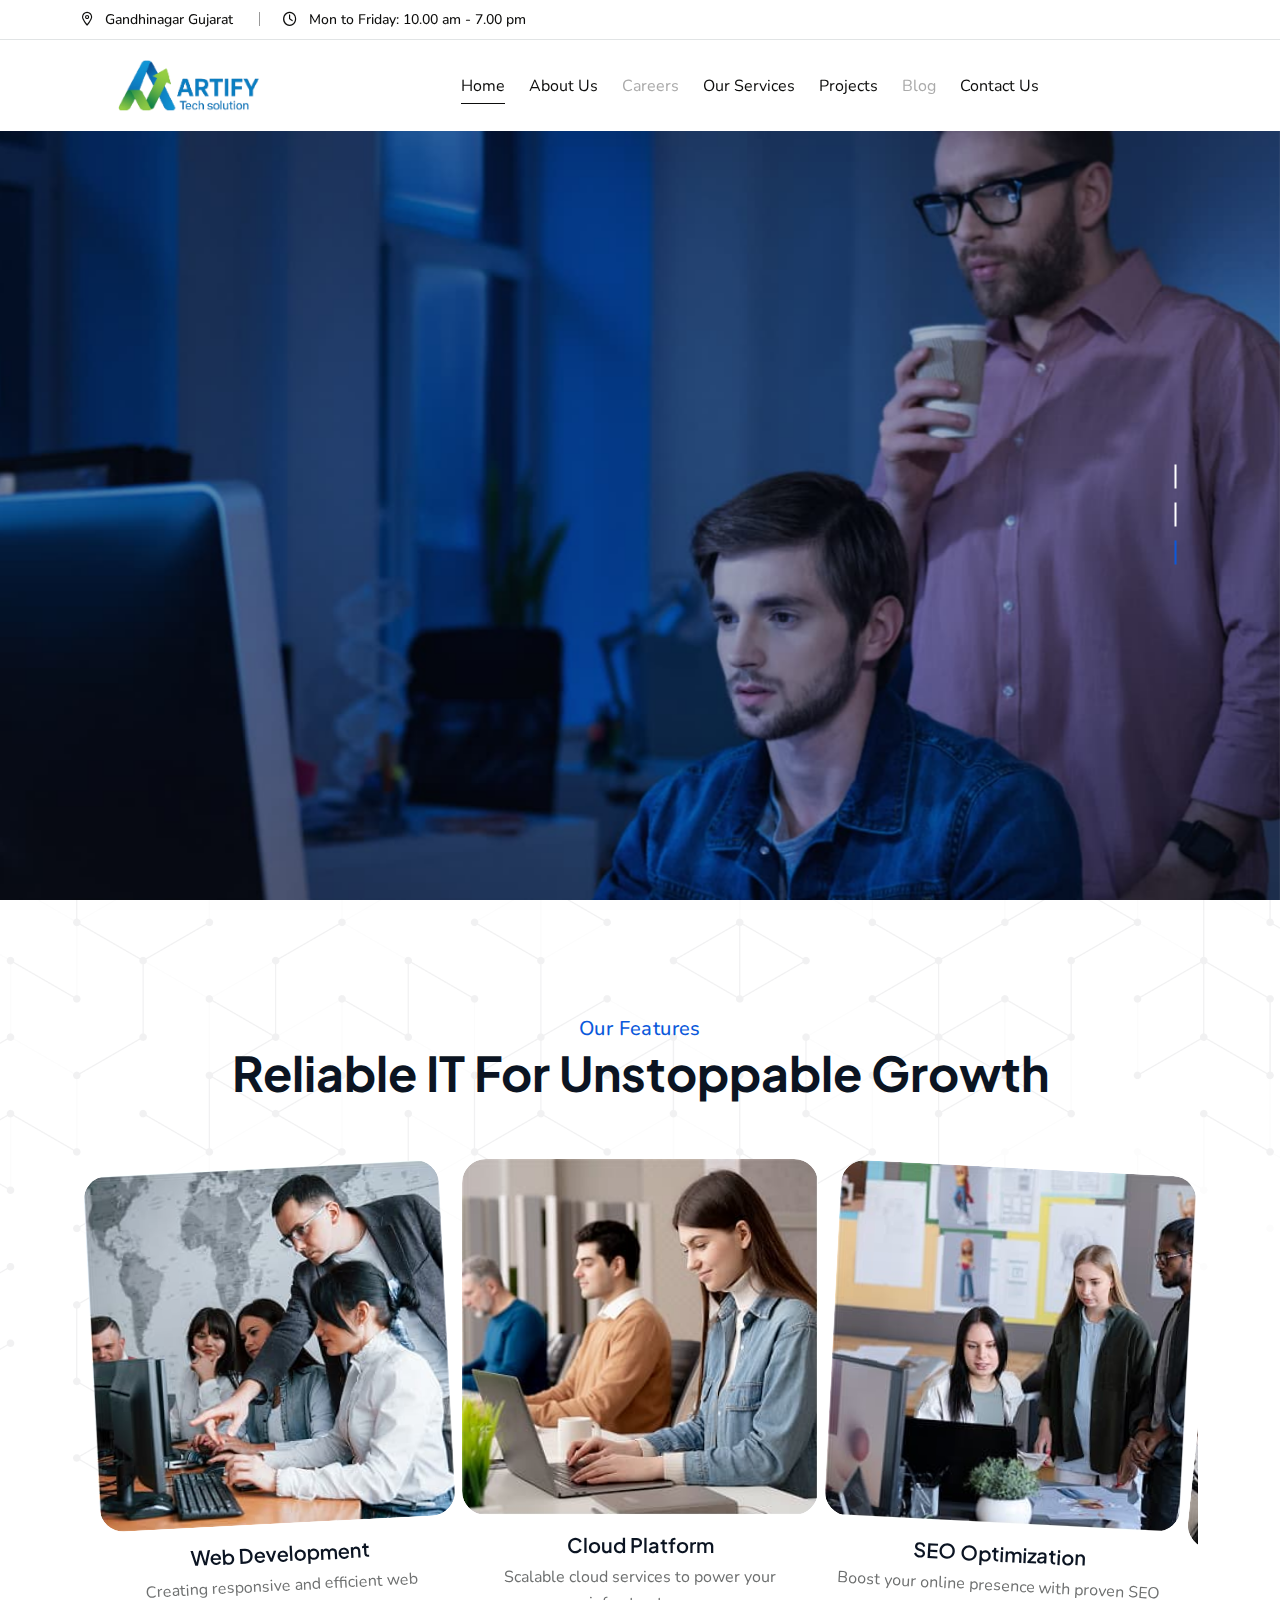
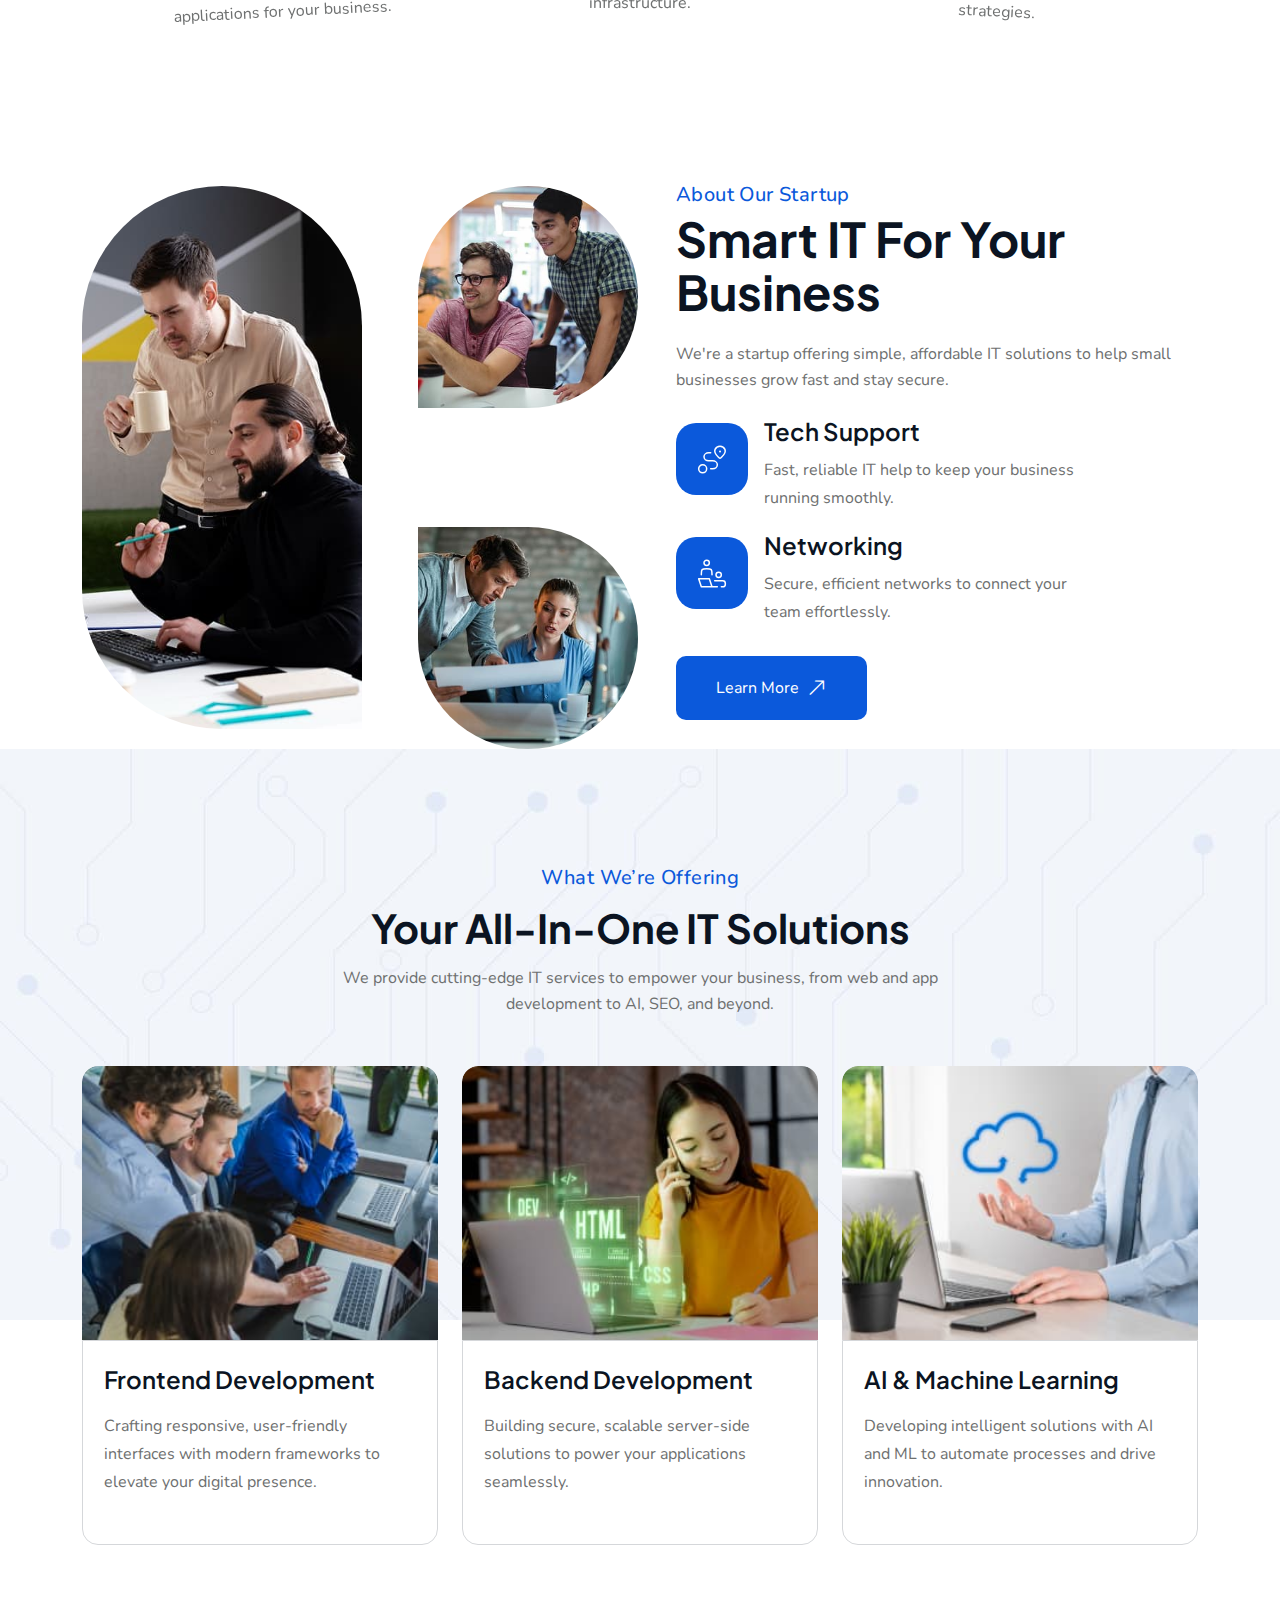
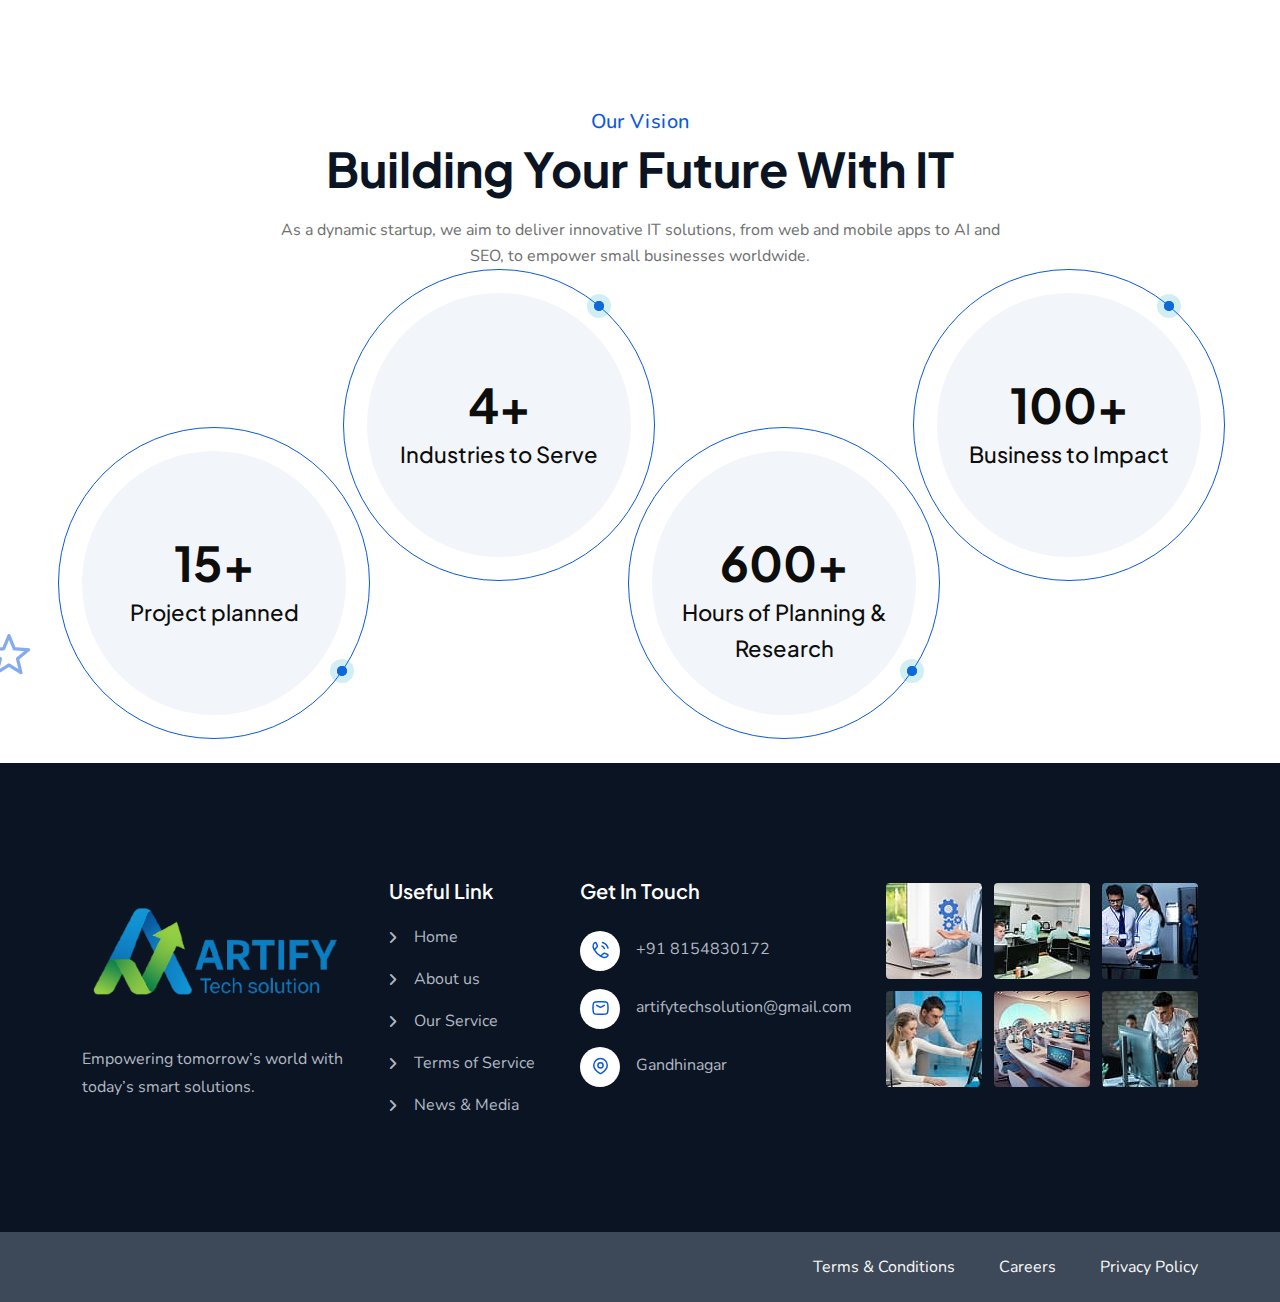
<file: index.html>
<!DOCTYPE html>
<html class="no-js" lang="zxx">
  <!-- Mirrored from html.themeholy.com/atek/demo/index.html by HTTrack Website Copier/3.x [XR&CO'2014], Sun, 18 May 2025 07:31:54 GMT -->
  <head>
    <meta charset="utf-8" />
    <meta http-equiv="x-ua-compatible" content="ie=edge" />
    <title>
      Artify Tech Solution
    </title>
    <meta name="author" content="Atek" />
    <meta
      name="description"
      content="Atek - It Business and Consulting Service Html Template"
    />
    <meta
      name="keywords"
      content="Atek - It Business and Consulting Service Html Template"
    />
    <meta name="robots" content="INDEX,FOLLOW" />
    <meta
      name="viewport"
      content="width=device-width,initial-scale=1,shrink-to-fit=no"
    />
    <link
      rel="apple-touch-icon"
      sizes="57x57"
      href="assets/img/favicons/apple-icon-57x57.png"
    />
    <link
      rel="apple-touch-icon"
      sizes="60x60"
      href="assets/img/favicons/apple-icon-60x60.png"
    />
    <link
      rel="apple-touch-icon"
      sizes="72x72"
      href="assets/img/favicons/apple-icon-72x72.png"
    />
    <link
      rel="apple-touch-icon"
      sizes="76x76"
      href="assets/img/favicons/apple-icon-76x76.png"
    />
    <link
      rel="apple-touch-icon"
      sizes="114x114"
      href="assets/img/favicons/apple-icon-114x114.png"
    />
    <link
      rel="apple-touch-icon"
      sizes="120x120"
      href="assets/img/favicons/apple-icon-120x120.png"
    />
    <link
      rel="apple-touch-icon"
      sizes="144x144"
      href="assets/img/favicons/apple-icon-144x144.png"
    />
    <link
      rel="apple-touch-icon"
      sizes="152x152"
      href="assets/img/favicons/apple-icon-152x152.png"
    />
    <link
      rel="apple-touch-icon"
      sizes="180x180"
      href="assets/img/favicons/apple-icon-180x180.png"
    />
    <link
      rel="icon"
      type="image/png"
      sizes="192x192"
      href="assets/img/favicons/android-icon-192x192.png"
    />
    <link
      rel="icon"
      type="image/png"
      sizes="32x32"
      href="assets/img/favicons/favicon-32x32.png"
    />
    <link
      rel="icon"
      type="image/png"
      sizes="96x96"
      href="assets/img/favicons/favicon-96x96.png"
    />
    <link
      rel="icon"
      type="image/png"
      sizes="16x16"
      href="assets/img/favicons/favicon-16x16.png"
    />
    <link rel="manifest" href="assets/img/favicons/manifest.json" />
    <meta name="msapplication-TileColor" content="#ffffff" />
    <meta
      name="msapplication-TileImage"
      content="assets/img/favicons/ms-icon-144x144.png"
    />
    <meta name="theme-color" content="#ffffff" />
    <link rel="preconnect" href="https://fonts.googleapis.com/" />
    <link rel="preconnect" href="https://fonts.gstatic.com/" crossorigin />
    <link rel="preconnect" href="https://fonts.googleapis.com/" />
    <link rel="preconnect" href="https://fonts.gstatic.com/" crossorigin />
    <link
      href="https://fonts.googleapis.com/css2?family=Nunito:ital,wght@0,200..1000;1,200..1000&amp;family=Plus+Jakarta+Sans:ital,wght@0,200..800;1,200..800&amp;display=swap"
      rel="stylesheet"
    />
    <link rel="stylesheet" href="assets/css/app.min.css" />
    <link rel="stylesheet" href="assets/css/fontawesome.min.css" />
    <link rel="stylesheet" href="assets/css/style.css" />
  </head>
  <body>
  
    <div class="preloader">
      <button class="th-btn preloaderCls">Cancel Preloader</button>
      <div class="preloader-inner">
        <img src="assets/img/LOGO1.png" alt="img" height="400px" width="400px"/>
       
      </div>
    </div>
    <div class="sidemenu-wrapper sidemenu-info">
      <div class="sidemenu-content">
        <button class="closeButton sideMenuCls">
          <i class="far fa-times"></i>
        </button>
        <div class="widget">
          <div class="th-widget-about">
            <div class="about-logo">
              <a href="index.html"
                ><img src="assets/img/logo2.svg" alt="Atek"
              /></a>
            </div>
            <p class="about-text">
              Quick access to essential system features, including the dashboard
              for an overview of operations, network settings for managing
              connectivity, system logs for tracking activities.
            </p>
            <div class="th-social">
              <a href="https://www.facebook.com/"
                ><i class="fab fa-facebook-f"></i
              ></a>
              <a href="https://www.twitter.com/"
                ><i class="fab fa-twitter"></i
              ></a>
              <a href="https://www.linkedin.com/"
                ><i class="fab fa-linkedin-in"></i
              ></a>
              <a href="https://www.whatsapp.com/"
                ><i class="fab fa-whatsapp"></i
              ></a>
              <a href="https://instagram.com/"
                ><i class="fab fa-instagram"></i
              ></a>
            </div>
          </div>
        </div>
        <div class="widget">
          <h3 class="widget_title">Recent Posts</h3>
          <div class="recent-post-wrap">
            <div class="recent-post d-flex align-items-center">
              <div class="media-img">
                <a href="blog-details.html"
                  ><img
                    src="assets/img/blog/recent-post-1-1.jpg"
                    alt="Blog Image"
                /></a>
              </div>
              <div class="media-body">
                <div class="recent-post-meta">
                  <a href="blog.html"
                    ><i class="far fa-calendar"></i>24 Jun , 2025</a
                  >
                </div>
                <h4 class="post-title">
                  <a class="text-inherit" href="blog-details.html"
                    >Where Vision Meets Concrete Reality</a
                  >
                </h4>
              </div>
            </div>
            <div class="recent-post d-flex align-items-center">
              <div class="media-img">
                <a href="blog-details.html"
                  ><img
                    src="assets/img/blog/recent-post-1-2.jpg"
                    alt="Blog Image"
                /></a>
              </div>
              <div class="media-body">
                <div class="recent-post-meta">
                  <a href="blog.html"
                    ><i class="far fa-calendar"></i>22 Jun , 2025</a
                  >
                </div>
                <h4 class="post-title">
                  <a class="text-inherit" href="blog-details.html"
                    >Raising the Bar in Construction.</a
                  >
                </h4>
              </div>
            </div>
          </div>
        </div>
        <div class="widget">
          <h3 class="widget_title">Get In Touch</h3>
          <div class="th-widget-contact">
            <div class="info-box_text">
              <div class="icon">
                <img src="assets/img/icon/phone.svg" alt="img" />
              </div>
              <div class="details">
                <p>
                  <a href="tel:+01234567890" class="info-box_link"
                    >+01 234 567 890</a
                  >
                </p>
                <p>
                  <a href="tel:+09876543210" class="info-box_link"
                    >+09 876 543 210</a
                  >
                </p>
              </div>
            </div>
            <div class="info-box_text">
              <div class="icon">
                <img src="assets/img/icon/envelope.svg" alt="img" />
              </div>
              <div class="details">
                <p>
                  <a href="mailto:mailinfo00@atek.com" class="info-box_link"
                    >mailinfo00@atek.com</a
                  >
                </p>
                <p>
                  <a href="mailto:support24@atek.com" class="info-box_link"
                    >support24@atek.com</a
                  >
                </p>
              </div>
            </div>
            <div class="info-box_text">
              <div class="icon">
                <img src="assets/img/icon/location-dot.svg" alt="img" />
              </div>
              <div class="details">
                <p>789 Inner Lane, Holy park, California, USA</p>
              </div>
            </div>
          </div>
        </div>
      </div>
    </div>
    <div class="popup-search-box">
      <button class="searchClose"><i class="fal fa-times"></i></button>
      <form action="#">
        <input type="text" placeholder="What are you looking for?" />
        <button type="submit"><i class="fal fa-search"></i></button>
      </form>
    </div>
      <div class="th-menu-wrapper onepage-nav">
      <div class="th-menu-area text-center">
        <button class="th-menu-toggle"><i class="fal fa-times"></i></button>
        <div class="mobile-logo">
          <a href="index.html"><img src="assets/img/LOGO1.png" height="170px" width="170px" alt="Atek" /></a>
        </div>
        <div class="th-menu-wrapper onepage-nav">
          <div class="th-menu-area text-center">
            <button class="th-menu-toggle"><i class="fal fa-times"></i></button>

            <div class="mobile-logo">
              <a href="index.html">
                <img src="assets/img/LOGO1.png" height="170px" width="170px" alt="Company Logo" />
              </a>
            </div>

            <div class="th-mobile-menu">
              <ul>
                <li><a class="active" href="index.html">Home</a></li>
                <li><a href="about.html">About Us</a></li>
                <li>
                  <span style="cursor: not-allowed; color: #aaa">Careers</span>
                </li>
                <li><a href="service.html">Our Services</a></li>
                <li><a href="project-grid.html">Projects</a></li>
                <li>
                  <span style="cursor: not-allowed; color: #aaa">Blog</span>
                </li>
                <li><a href="contact.html">Contact us</a></li>
              </ul>
            </div>
          </div>
        </div>
      </div>
    </div>

    <header class="th-header header-layout1">
      <div class="header-top">
        <div class="container th-container">
          <div
            class="row justify-content-center justify-content-xl-between align-items-center"
          >
            <div class="col-auto d-none d-md-block">
              <div class="header-links">
                <ul>
                  <li class="d-none d-xl-inline-block">
                    <i class="fa-sharp fa-regular fa-location-dot"></i>
                    <span>Gandhinagar Gujarat</span>
                  </li>
                  <li class="d-none d-xl-inline-block">
                    <i class="fa-regular fa-clock"></i>
                    <span>Mon to Friday: 10.00 am - 7.00 pm</span>
                  </li>
                </ul>
              </div>
            </div>
            <div class="col-auto">
              
            </div>
          </div>
        </div>
      </div>
      <div class="sticky-wrapper">
        <div class="menu-area">
          <div class="container th-container">
            <div class="row align-items-center justify-content-between">
              <div class="col-auto">
                <div class="">
                <img src="assets/img/LOGO1.png" alt="Company Logo" width="150px" height="200px" style="margin-left: 30px;" height="auto" />
                </div>
              </div>
              <div class="col-auto me-xxl-auto">
                <nav class="main-menu d-none d-xl-inline-block">
                  <ul>
                    <li class=" mega-menu-wrap">
                      <a class="active" href="index.html">Home</a>
                      
                    </li>
                    <li class="">
                      <a href="about.html">About Us</a>
                      
                    </li>
                   <li class="">
                      <span style="cursor: not-allowed; color: #aaa"
                        >Careers</span
                      >
                    </li>
                    <li class="">
                      <a href="service.html">Our Services</a>
                     
                    </li>
                    <li class="">
                      <a href="project-grid.html">Projects</a>
                     
                    </li>
                    <li class="">
                     
                       <span style="cursor: not-allowed; color: #aaa"
                        >Blog</span
                      >
                      
                    </li>
                    <li class="">
                      <a href="contact.html">Contact us</a>
                    
                    </li>
                  </ul>
                </nav>
                <button type="button" class="th-menu-toggle d-block d-xl-none">
                  <i class="far fa-bars"></i>
                </button>
              </div>
              <div class="col-auto d-none d-xl-block">
                <div class="header-button">
                  <!-- <button type="button" class="icon-btn searchBoxToggler">
                    <img src="assets/img/icon/search.svg" alt="icon" />
                  </button> -->
                  <a href="contact.html" class="th-btn th-icon"
                    >Get In Touch <i class="fa-light fa-arrow-right-long"></i
                  ></a>
                </div>
              </div>
            </div>
          </div>
          <div
            class="logo-bg"
            data-mask-src="assets/img/logo_bg_mask.png"
          ></div>
        </div>
      </div>
    </header>
    <div class="th-hero-wrapper hero-1" id="hero">
      <div
        class="swiper th-slider hero-slider-1"
        id="heroSlide1"
        data-slider-options='{"effect":"fade","menu": ["", "", ""],"heroSlide1": {"swiper-container": {"pagination": {"el": ".swiper-pagination", "clickable": true }}}}'
      >
        <div class="swiper-wrapper">
          <div class="swiper-slide">
            <div class="hero-inner">
              <div
                class="th-hero-bg"
                data-bg-src="assets/img/hero/hero_bg_1_1.jpg"
              ></div>
              <div
                class="hero-1-shape d-none d-lg-block"
                data-ani="slideinleft"
                data-ani-delay="0.4s"
              >
                <img src="assets/img/shape/hero-1-shape.png" alt="hero-shape" />
              </div>
              <div class="container">
                <div class="row">
                  <div class="col-xl-9 col-lg-8">
                    <div class="hero-style1">
                      <span
                        class="sub-title style1"
                        data-ani="slideinup"
                        data-ani-delay="0.2s"
                        >Dynamic IT, Dynamic Results.</span
                      >
                      <h1
                        class="hero-title"
                        data-ani="slideinup"
                        data-ani-delay="0.4s"
                      >
                      Next-Gen IT, Powered by Innovation
                      </h1>
                      <p
                        class="hero-text text-white"
                        data-ani="slideinup"
                        data-ani-delay="0.6s"
                      >
                      Artify Tech Solution delivers innovative, customized IT and AI solutions to meet your business needs.
                      </p>
                      <div
                        class="btn-group"
                        data-ani="slideinup"
                        data-ani-delay="0.8s"
                      >
                        <a href="contact.html" class="th-btn style7 th-icon"
                          >Discover More
                          <i class="fa-light fa-arrow-right-long"></i> </a
                        ><a href="service.html" class="th-btn style2 th-icon"
                          >Our Services
                          <i class="fa-light fa-arrow-right-long"></i
                        ></a>
                      </div>
                    </div>
                  </div>
                </div>
              </div>
            </div>
          </div>
          <div class="swiper-slide">
            <div class="hero-inner">
              <div
                class="th-hero-bg"
                data-bg-src="assets/img/hero/hero_bg_1_2.jpg"
              ></div>
              <div
                class="hero-1-shape d-none d-lg-block"
                data-ani="slideinleft"
                data-ani-delay="0.4s"
              >
                <img src="assets/img/shape/hero-1-shape.png" alt="hero-shape" />
              </div>
              <div class="container">
                <div class="row">
                  <div class="col-xl-9 col-lg-8">
                    <div class="hero-style1">
                      <span
                        class="sub-title style1"
                        data-ani="slideinup"
                        data-ani-delay="0.2s"
                        >Dynamic IT, Dynamic Results.</span
                      >
                      <h1
                        class="hero-title"
                        data-ani="slideinup"
                        data-ani-delay="0.4s"
                      >
                       Custom IT Solutions for Business Growth
                      </h1>
                      <p
                        class="hero-text text-white"
                        data-ani="slideinup"
                        data-ani-delay="0.6s"
                      >
                      Artify Tech Solution delivers innovative, customized IT and AI solutions to meet your business needs.
                      </p>
                      <div
                        class="btn-group"
                        data-ani="slideinup"
                        data-ani-delay="0.8s"
                      >
                        <a href="contact.html" class="th-btn style7 th-icon"
                          >Discover More
                          <i class="fa-light fa-arrow-right-long"></i> </a
                        ><a href="service.html" class="th-btn style2 th-icon"
                          >Our Services
                          <i class="fa-light fa-arrow-right-long"></i
                        ></a>
                      </div>
                    </div>
                  </div>
                </div>
              </div>
            </div>
          </div>
          <div class="swiper-slide">
            <div class="hero-inner">
              <div
                class="th-hero-bg"
                data-bg-src="assets/img/hero/hero_bg_1_3.jpg"
              ></div>
              <div
                class="hero-1-shape d-none d-lg-block"
                data-ani="slideinleft"
                data-ani-delay="0.4s"
              >
                <img src="assets/img/shape/hero-1-shape.png" alt="hero-shape" />
              </div>
              <div class="container">
                <div class="row">
                  <div class="col-xl-9 col-lg-8">
                    <div class="hero-style1">
                      <span
                        class="sub-title style1"
                        data-ani="slideinup"
                        data-ani-delay="0.2s"
                        >Dynamic IT, Dynamic Results.</span
                      >
                      <h1
                        class="hero-title"
                        data-ani="slideinup"
                        data-ani-delay="0.4s"
                      >
                      AI-Driven Technology for Modern Enterprises
                      </h1>
                      <p
                        class="hero-text text-white"
                        data-ani="slideinup"
                        data-ani-delay="0.6s"
                      >
                      Artify Tech Solution delivers innovative, customized IT and AI solutions to meet your business needs.
                      </p>
                      <div
                        class="btn-group"
                        data-ani="slideinup"
                        data-ani-delay="0.8s"
                      >
                        <a href="contact.html" class="th-btn style7 th-icon"
                          >Discover More
                          <i class="fa-light fa-arrow-right-long"></i> </a
                        ><a href="service.html" class="th-btn style2 th-icon"
                          >Our Services
                          <i class="fa-light fa-arrow-right-long"></i
                        ></a>
                      </div>
                    </div>
                  </div>
                </div>
              </div>
            </div>
          </div>
        </div>
        <div class="th-swiper-custom">
          <button
            data-slider-prev="#heroSlide1"
            class="slider-arrow slider-prev"
          >
            <img src="assets/img/icon/right-arrow.svg" alt="" />
          </button>
          <div class="slider-pagination"></div>
          <button
            data-slider-next="#heroSlide1"
            class="slider-arrow slider-next"
          >
            <img src="assets/img/icon/left-arrow.svg" alt="" />
          </button>
        </div>
      </div>
    </div>
  
    <section
      class="category-area bg-top-center space"
      data-bg-src="assets/img/bg/category_bg_1.png"
    >
      <div class="container th-container">
        <div class="title-area mb-60 text-center">
          <span class="sub-title">Our Features</span>
          <h2 class="sec-title">Reliable IT for Unstoppable Growth</h2>
        </div>
        <div
          class="swiper th-slider categorySlider"
          id="categorySlider1"
          data-slider-options='{"breakpoints":{"0":{"slidesPerView":1},"576":{"slidesPerView":"1"},"768":{"slidesPerView":"2"},"992":{"slidesPerView":"3"},"1200":{"slidesPerView":"3"},"1400":{"spaceBetween":45,"slidesPerView":"5"}}}'
        >
          <div class="swiper-wrapper">
            <div class="swiper-slide">
              <div class="category-card single">
                <div class="box-img global-img">
                  <img src="assets/img/category/category_1_1.jpg" alt="Image" />
                </div>
                <h3 class="box-title">
                  <a href="service.html">Web Development</a>
                </h3>
                <p class="sec-text">
                  Creating responsive and efficient web applications for your business.
                </p>
              </div>
            </div>
            <div class="swiper-slide">
              <div class="category-card single">
                <div class="box-img global-img">
                  <img src="assets/img/category/category_1_2.jpg" alt="Image" />
                </div>
                <h3 class="box-title">
                  <a href="service.html">Cloud Platform</a>
                </h3>
                <p class="sec-text">
                    Scalable cloud services to power your infrastructure.
                </p>
              </div>
            </div>
            <div class="swiper-slide">
              <div class="category-card single">
                <div class="box-img global-img">
                  <img src="assets/img/category/category_1_3.jpg" alt="Image" />
                </div>
                <h3 class="box-title">
                  <a href="service.html">SEO Optimization</a>
                </h3>
                <p class="sec-text">
                   Boost your online presence with proven SEO strategies.
                </p>
              </div>
            </div>
            <div class="swiper-slide">
              <div class="category-card single">
                <div class="box-img global-img">
                  <img src="assets/img/category/category_1_4.jpg" alt="Image" />
                </div>
                <h3 class="box-title">
                  <a href="service.html">Software Solution</a>
                </h3>
                <p class="sec-text">
                 Custom software tailored to your unique business challenges.
                </p>
              </div>
            </div>
            <div class="swiper-slide">
              <div class="category-card single">
                <div class="box-img global-img">
                  <img src="assets/img/category/category_1_5.jpg" alt="Image" />
                </div>
                <h3 class="box-title">
                  <a href="service.html">AI-Driven Productions</a>
                </h3>
                <p class="sec-text">
                  Harness artificial intelligence for smarter workflows.
                </p>
              </div>
            </div>
            <div class="swiper-slide">
              <div class="category-card single">
                <div class="box-img global-img">
                  <img src="assets/img/category/category_1_1.jpg" alt="Image" />
                </div>
                <h3 class="box-title"><a href="service.html">Video Editing</a></h3>
                <p class="sec-text">
                  Professional video editing services to enhance your digital content.
                </p>
              </div>
            </div>
            <div class="swiper-slide">
              <div class="category-card single">
                <div class="box-img global-img">
                  <img src="assets/img/category/category_1_2.jpg" alt="Image" />
                </div>
                <h3 class="box-title">
                  <a href="service.html">Enhanced Cybersecurity</a>
                </h3>
                <p class="sec-text">
                  Access to scalable cloud-based services for storage
                </p>
              </div>
            </div>
            <div class="swiper-slide">
              <div class="category-card single">
                <div class="box-img global-img">
                  <img src="assets/img/category/category_1_3.jpg" alt="Image" />
                </div>
                <h3 class="box-title"><a href="service.html">Hiking</a></h3>
                <p class="sec-text">
                  Tailored IT solutions designed to meet specific business
                  needs.
                </p>
              </div>
            </div>
            <div class="swiper-slide">
              <div class="category-card single">
                <div class="box-img global-img">
                  <img src="assets/img/category/category_1_4.jpg" alt="Image" />
                </div>
                <h3 class="box-title">
                  <a href="service.html">Cloud Integration</a>
                </h3>
                <p class="sec-text">
                  Around-the-clock monitoring and troubleshooting.
                </p>
              </div>
            </div>
            
            <div class="swiper-slide">
              <div class="category-card single">
                <div class="box-img global-img">
                  <img src="assets/img/category/category_1_1.jpg" alt="Image" />
                </div>
                <h3 class="box-title">
                  <a href="service.html">Customized Services</a>
                </h3>
                <p class="sec-text">
                  Advanced security measures like firewalls, encryption,
                </p>
              </div>
            </div>
            <div class="swiper-slide">
              <div class="category-card single">
                <div class="box-img global-img">
                  <img src="assets/img/category/category_1_2.jpg" alt="Image" />
                </div>
                <h3 class="box-title"><a href="service.html">Walking</a></h3>
                <p class="sec-text">
                  Access to scalable cloud-based services for storage
                </p>
              </div>
            </div>
            <div class="swiper-slide">
              <div class="category-card single">
                <div class="box-img global-img">
                  <img src="assets/img/category/category_1_3.jpg" alt="Image" />
                </div>
                <h3 class="box-title">
                  <a href="service.html">24/7 IT Support</a>
                </h3>
                <p class="sec-text">
                  Tailored IT solutions designed to meet specific business
                  needs.
                </p>
              </div>
            </div>
            <div class="swiper-slide">
              <div class="category-card single">
                <div class="box-img global-img">
                  <img src="assets/img/category/category_1_4.jpg" alt="Image" />
                </div>
                <h3 class="box-title"><a href="service.html">Walking</a></h3>
                <p class="sec-text">
                  Around-the-clock monitoring and troubleshooting.
                </p>
              </div>
            </div>
            <div class="swiper-slide">
              <div class="category-card single">
                <div class="box-img global-img">
                  <img src="assets/img/category/category_1_5.jpg" alt="Image" />
                </div>
                <h3 class="box-title">
                  <a href="service.html">Customized Services</a>
                </h3>
                <p class="sec-text">
                  Covers all aspects of IT, from consu-lting and planning
                </p>
              </div>
            </div>
          </div>
        </div>
      </div>
    </section>
    <div class="about-area position-relative overflow-hidden" id="about-sec">
      <div class="container">
        <div class="row">
          <div class="col-xl-6">
            <div class="img-box1">
              <div class="img1">
                <img src="assets/img/normal/about_1_1.jpg" alt="About" />
              </div>
              <div class="img2">
                <img src="assets/img/normal/about_1_2.jpg" alt="About" />
              </div>
              <div class="img3">
                <img src="assets/img/normal/about_1_3.jpg" alt="About" />
              </div>
            </div>
          </div>
       <div class="col-xl-6">
  <div class="ps-xl-4 ms-xxl-4">
    <div class="title-area about1-title-box mb-20 pe-xxl-5 me-xxl-5">
      <span class="sub-title style1">About Our Startup</span>
      <h2 class="sec-title mb-20 heading">
        Smart IT for Your Business
      </h2>
      <p class="sec-text mb-30">
        We're a startup offering simple, affordable IT solutions to help small businesses grow fast and stay secure.
      </p>
    </div>
    <div class="about-item-wrap">
      <div class="about-item">
        <div class="about-item_img">
          <img src="assets/img/icon/map3.svg" alt="" />
        </div>
        <div class="about-item_centent">
          <h5 class="box-title">Tech Support</h5>
          <p class="about-item_text">
            Fast, reliable IT help to keep your business running smoothly.
          </p>
        </div>
      </div>
      <div class="about-item">
        <div class="about-item_img">
          <img src="assets/img/icon/guide.svg" alt="" />
        </div>
        <div class="about-item_centent">
          <h5 class="box-title">Networking</h5>
          <p class="about-item_text">
            Secure, efficient networks to connect your team effortlessly.
          </p>
        </div>
      </div>
    </div>
    <div class="mt-35">
      <a href="about.html" class="th-btn th-icon"
        >Learn More <i class="fa-light fa-arrow-right-long"></i
      ></a>
    </div>
  </div>
</div>
        </div>
        <div
          class="shape-mockup shape1 d-none d-xl-block"
          data-top="12%"
          data-right="-16%"
        >
          <img src="assets/img/shape/ab-1-shape-1.png" alt="shape" />
        </div>
        <div
          class="shape-mockup shape3 d-none d-xl-block"
          data-bottom="2%"
          data-left="-20%"
        >
          <img src="assets/img/shape/ab-1-shape-2.png" alt="shape" />
        </div>
        <div
          class="shape-mockup about-shape movingX d-none d-xxl-block"
          data-bottom="20%"
          data-right="-11%"
        >
          <img src="assets/img/normal/about-right-img.jpg" alt="shape" />
        </div>
      </div>
    </div>
    <!-- <div class="case-area position-relative overflow-hidden space">
      <div class="container">
        <div class="row justify-content-center">
          <div class="col-xl-5">
            <div class="title-area case-title-box">
              <span class="sub-title mb-15">Case Studies</span>
              <h2 class="sec-title">Transforming Ideas into Innovations</h2>
            </div>
          </div>
          <div class="col-xl-7">
            <div class="nav nav-tabs case-tabs" id="nav-tab" role="tablist">
              <button
                class="nav-link th-btn active"
                id="nav-step1-tab"
                data-bs-toggle="tab"
                data-bs-target="#nav-step1"
                type="button"
              >
                Development
              </button>
              <button
                class="nav-link th-btn"
                id="nav-step2-tab"
                data-bs-toggle="tab"
                data-bs-target="#nav-step2"
                type="button"
              >
                Woo Commerce
              </button>
              <button
                class="nav-link th-btn"
                id="nav-step3-tab"
                data-bs-toggle="tab"
                data-bs-target="#nav-step3"
                type="button"
              >
                CRM Solutions
              </button>
              <button
                class="nav-link th-btn"
                id="nav-step4-tab"
                data-bs-toggle="tab"
                data-bs-target="#nav-step4"
                type="button"
              >
                Web Design
              </button>
              <button
                class="nav-link th-btn"
                id="nav-step5-tab"
                data-bs-toggle="tab"
                data-bs-target="#nav-step5"
                type="button"
              >
                IT Support
              </button>
            </div>
          </div>
        </div>
        <div class="tab-content" id="nav-tabContent">
          <div class="tab-pane fade active show" id="nav-step1" role="tabpanel">
            <div class="slider-area case-slider slider-drag-wrap">
              <div
                class="swiper th-slider case-slider"
                id="aboutSlider1"
                data-slider-options='{"breakpoints":{"0":{"slidesPerView":1},"576":{"slidesPerView":"2"},"992":{"slidesPerView":"3"},"1200":{"slidesPerView":"3"}},"effect":"coverflow","coverflowEffect":{"rotate":"0","stretch":"95","depth":"212","modifier":"1"},"centeredSlides":"true"}'
              >
                <div class="swiper-wrapper">
                  <div class="swiper-slide">
                    <div class="case-box">
                      <div class="case-img">
                        <img
                          src="assets/img/case/case_1_1.jpg"
                          alt="case image"
                        />
                        <div class="case-content">
                          <div class="media-left">
                            <h4 class="box-title">
                              <a href="case-study-details.html"
                                >Web & Mobile Development</a
                              >
                            </h4>
                            <span class="case-subtitle">Development</span>
                          </div>
                        </div>
                        <div class="case-action">
                          <a href="case-study-details.html" class="case-btn"
                            ><i class="fa-light fa-arrow-right-long"></i
                          ></a>
                        </div>
                      </div>
                    </div>
                  </div>
                  <div class="swiper-slide">
                    <div class="case-box">
                      <div class="case-img">
                        <img
                          src="assets/img/case/case_1_2.jpg"
                          alt="case image"
                        />
                        <div class="case-content">
                          <div class="media-left">
                            <h4 class="box-title">
                              <a href="case-study-details.html">Ui/Ux Design</a>
                            </h4>
                            <span class="case-subtitle">Ui/Ux Design</span>
                          </div>
                        </div>
                        <div class="case-action">
                          <a href="case-study-details.html" class="case-btn"
                            ><i class="fa-light fa-arrow-right-long"></i
                          ></a>
                        </div>
                      </div>
                    </div>
                  </div>
                  <div class="swiper-slide">
                    <div class="case-box">
                      <div class="case-img">
                        <img
                          src="assets/img/case/case_1_3.jpg"
                          alt="case image"
                        />
                        <div class="case-content">
                          <div class="media-left">
                            <h4 class="box-title">
                              <a href="case-study-details.html"
                                >Backend Development</a
                              >
                            </h4>
                            <span class="case-subtitle">Python</span>
                          </div>
                        </div>
                        <div class="case-action">
                          <a href="case-study-details.html" class="case-btn"
                            ><i class="fa-light fa-arrow-right-long"></i
                          ></a>
                        </div>
                      </div>
                    </div>
                  </div>
                  <div class="swiper-slide">
                    <div class="case-box">
                      <div class="case-img">
                        <img
                          src="assets/img/case/case_1_4.jpg"
                          alt="case image"
                        />
                        <div class="case-content">
                          <div class="media-left">
                            <h4 class="box-title">
                              <a href="case-study-details.html"
                                >Python Development</a
                              >
                            </h4>
                            <span class="case-subtitle">JavaScript</span>
                          </div>
                        </div>
                        <div class="case-action">
                          <a href="case-study-details.html" class="case-btn"
                            ><i class="fa-light fa-arrow-right-long"></i
                          ></a>
                        </div>
                      </div>
                    </div>
                  </div>
                  <div class="swiper-slide">
                    <div class="case-box">
                      <div class="case-img">
                        <img
                          src="assets/img/case/case_1_5.jpg"
                          alt="case image"
                        />
                        <div class="case-content">
                          <div class="media-left">
                            <h4 class="box-title">
                              <a href="case-study-details.html"
                                >Apps Development</a
                              >
                            </h4>
                            <span class="case-subtitle">Java</span>
                          </div>
                        </div>
                        <div class="case-action">
                          <a href="case-study-details.html" class="case-btn"
                            ><i class="fa-light fa-arrow-right-long"></i
                          ></a>
                        </div>
                      </div>
                    </div>
                  </div>
                  <div class="swiper-slide">
                    <div class="case-box">
                      <div class="case-img">
                        <img
                          src="assets/img/case/case_1_1.jpg"
                          alt="case image"
                        />
                        <div class="case-content">
                          <div class="media-left">
                            <h4 class="box-title">
                              <a href="case-study-details.html">Ui/Ux Design</a>
                            </h4>
                            <span class="case-subtitle">Php</span>
                          </div>
                        </div>
                        <div class="case-action">
                          <a href="case-study-details.html" class="case-btn"
                            ><i class="fa-light fa-arrow-right-long"></i
                          ></a>
                        </div>
                      </div>
                    </div>
                  </div>
                  <div class="swiper-slide">
                    <div class="case-box">
                      <div class="case-img">
                        <img
                          src="assets/img/case/case_1_2.jpg"
                          alt="case image"
                        />
                        <div class="case-content">
                          <div class="media-left">
                            <h4 class="box-title">
                              <a href="case-study-details.html">JavaScript</a>
                            </h4>
                            <span class="case-subtitle">Html</span>
                          </div>
                        </div>
                        <div class="case-action">
                          <a href="case-study-details.html" class="case-btn"
                            ><i class="fa-light fa-arrow-right-long"></i
                          ></a>
                        </div>
                      </div>
                    </div>
                  </div>
                  <div class="swiper-slide">
                    <div class="case-box">
                      <div class="case-img">
                        <img
                          src="assets/img/case/case_1_3.jpg"
                          alt="case image"
                        />
                        <div class="case-content">
                          <div class="media-left">
                            <h4 class="box-title">
                              <a href="case-study-details.html"
                                >Php Development</a
                              >
                            </h4>
                            <span class="case-subtitle">Androied</span>
                          </div>
                        </div>
                        <div class="case-action">
                          <a href="case-study-details.html" class="case-btn"
                            ><i class="fa-light fa-arrow-right-long"></i
                          ></a>
                        </div>
                      </div>
                    </div>
                  </div>
                  <div class="swiper-slide">
                    <div class="case-box">
                      <div class="case-img">
                        <img
                          src="assets/img/case/case_1_4.jpg"
                          alt="case image"
                        />
                        <div class="case-content">
                          <div class="media-left">
                            <h4 class="box-title">
                              <a href="case-study-details.html"
                                >Java Development</a
                              >
                            </h4>
                            <span class="case-subtitle">IOS</span>
                          </div>
                        </div>
                        <div class="case-action">
                          <a href="case-study-details.html" class="case-btn"
                            ><i class="fa-light fa-arrow-right-long"></i
                          ></a>
                        </div>
                      </div>
                    </div>
                  </div>
                  <div class="swiper-slide">
                    <div class="case-box">
                      <div class="case-img">
                        <img
                          src="assets/img/case/case_1_5.jpg"
                          alt="case image"
                        />
                        <div class="case-content">
                          <div class="media-left">
                            <h4 class="box-title">
                              <a href="case-study-details.html"
                                >Software Development</a
                              >
                            </h4>
                            <span class="case-subtitle"
                              >Software Development</span
                            >
                          </div>
                        </div>
                        <div class="case-action">
                          <a href="case-study-details.html" class="case-btn"
                            ><i class="fa-light fa-arrow-right-long"></i
                          ></a>
                        </div>
                      </div>
                    </div>
                  </div>
                </div>
              </div>
            </div>
          </div>
          <div class="tab-pane fade" id="nav-step2" role="tabpanel">
            <div class="slider-area case-slider slider-drag-wrap">
              <div
                class="swiper th-slider case-slider"
                id="aboutSlider2"
                data-slider-options='{"breakpoints":{"0":{"slidesPerView":1},"576":{"slidesPerView":"2"},"992":{"slidesPerView":"3"},"1200":{"slidesPerView":"3"}},"effect":"coverflow","coverflowEffect":{"rotate":"0","stretch":"95","depth":"212","modifier":"1"},"centeredSlides":"true"}'
              >
                <div class="swiper-wrapper">
                  <div class="swiper-slide">
                    <div class="case-box">
                      <div class="case-img">
                        <img
                          src="assets/img/case/case_1_1.jpg"
                          alt="case image"
                        />
                        <div class="case-content">
                          <div class="media-left">
                            <h4 class="box-title">
                              <a href="case-study-details.html"
                                >Web & Mobile Development</a
                              >
                            </h4>
                            <span class="case-subtitle">Development</span>
                          </div>
                        </div>
                        <div class="case-action">
                          <a href="case-study-details.html" class="case-btn"
                            ><i class="fa-light fa-arrow-right-long"></i
                          ></a>
                        </div>
                      </div>
                    </div>
                  </div>
                  <div class="swiper-slide">
                    <div class="case-box">
                      <div class="case-img">
                        <img
                          src="assets/img/case/case_1_2.jpg"
                          alt="case image"
                        />
                        <div class="case-content">
                          <div class="media-left">
                            <h4 class="box-title">
                              <a href="case-study-details.html">Ui/Ux Design</a>
                            </h4>
                            <span class="case-subtitle">Ui/Ux Design</span>
                          </div>
                        </div>
                        <div class="case-action">
                          <a href="case-study-details.html" class="case-btn"
                            ><i class="fa-light fa-arrow-right-long"></i
                          ></a>
                        </div>
                      </div>
                    </div>
                  </div>
                  <div class="swiper-slide">
                    <div class="case-box">
                      <div class="case-img">
                        <img
                          src="assets/img/case/case_1_3.jpg"
                          alt="case image"
                        />
                        <div class="case-content">
                          <div class="media-left">
                            <h4 class="box-title">
                              <a href="case-study-details.html"
                                >Backend Development</a
                              >
                            </h4>
                            <span class="case-subtitle">Python</span>
                          </div>
                        </div>
                        <div class="case-action">
                          <a href="case-study-details.html" class="case-btn"
                            ><i class="fa-light fa-arrow-right-long"></i
                          ></a>
                        </div>
                      </div>
                    </div>
                  </div>
                  <div class="swiper-slide">
                    <div class="case-box">
                      <div class="case-img">
                        <img
                          src="assets/img/case/case_1_4.jpg"
                          alt="case image"
                        />
                        <div class="case-content">
                          <div class="media-left">
                            <h4 class="box-title">
                              <a href="case-study-details.html"
                                >Python Development</a
                              >
                            </h4>
                            <span class="case-subtitle">JavaScript</span>
                          </div>
                        </div>
                        <div class="case-action">
                          <a href="case-study-details.html" class="case-btn"
                            ><i class="fa-light fa-arrow-right-long"></i
                          ></a>
                        </div>
                      </div>
                    </div>
                  </div>
                  <div class="swiper-slide">
                    <div class="case-box">
                      <div class="case-img">
                        <img
                          src="assets/img/case/case_1_5.jpg"
                          alt="case image"
                        />
                        <div class="case-content">
                          <div class="media-left">
                            <h4 class="box-title">
                              <a href="case-study-details.html"
                                >Apps Development</a
                              >
                            </h4>
                            <span class="case-subtitle">Java</span>
                          </div>
                        </div>
                        <div class="case-action">
                          <a href="case-study-details.html" class="case-btn"
                            ><i class="fa-light fa-arrow-right-long"></i
                          ></a>
                        </div>
                      </div>
                    </div>
                  </div>
                  <div class="swiper-slide">
                    <div class="case-box">
                      <div class="case-img">
                        <img
                          src="assets/img/case/case_1_1.jpg"
                          alt="case image"
                        />
                        <div class="case-content">
                          <div class="media-left">
                            <h4 class="box-title">
                              <a href="case-study-details.html">Ui/Ux Design</a>
                            </h4>
                            <span class="case-subtitle">Php</span>
                          </div>
                        </div>
                        <div class="case-action">
                          <a href="case-study-details.html" class="case-btn"
                            ><i class="fa-light fa-arrow-right-long"></i
                          ></a>
                        </div>
                      </div>
                    </div>
                  </div>
                  <div class="swiper-slide">
                    <div class="case-box">
                      <div class="case-img">
                        <img
                          src="assets/img/case/case_1_2.jpg"
                          alt="case image"
                        />
                        <div class="case-content">
                          <div class="media-left">
                            <h4 class="box-title">
                              <a href="case-study-details.html">JavaScript</a>
                            </h4>
                            <span class="case-subtitle">Html</span>
                          </div>
                        </div>
                        <div class="case-action">
                          <a href="case-study-details.html" class="case-btn"
                            ><i class="fa-light fa-arrow-right-long"></i
                          ></a>
                        </div>
                      </div>
                    </div>
                  </div>
                  <div class="swiper-slide">
                    <div class="case-box">
                      <div class="case-img">
                        <img
                          src="assets/img/case/case_1_3.jpg"
                          alt="case image"
                        />
                        <div class="case-content">
                          <div class="media-left">
                            <h4 class="box-title">
                              <a href="case-study-details.html"
                                >Php Development</a
                              >
                            </h4>
                            <span class="case-subtitle">Androied</span>
                          </div>
                        </div>
                        <div class="case-action">
                          <a href="case-study-details.html" class="case-btn"
                            ><i class="fa-light fa-arrow-right-long"></i
                          ></a>
                        </div>
                      </div>
                    </div>
                  </div>
                  <div class="swiper-slide">
                    <div class="case-box">
                      <div class="case-img">
                        <img
                          src="assets/img/case/case_1_4.jpg"
                          alt="case image"
                        />
                        <div class="case-content">
                          <div class="media-left">
                            <h4 class="box-title">
                              <a href="case-study-details.html"
                                >Java Development</a
                              >
                            </h4>
                            <span class="case-subtitle">IOS</span>
                          </div>
                        </div>
                        <div class="case-action">
                          <a href="case-study-details.html" class="case-btn"
                            ><i class="fa-light fa-arrow-right-long"></i
                          ></a>
                        </div>
                      </div>
                    </div>
                  </div>
                  <div class="swiper-slide">
                    <div class="case-box">
                      <div class="case-img">
                        <img
                          src="assets/img/case/case_1_5.jpg"
                          alt="case image"
                        />
                        <div class="case-content">
                          <div class="media-left">
                            <h4 class="box-title">
                              <a href="case-study-details.html"
                                >Software Development</a
                              >
                            </h4>
                            <span class="case-subtitle"
                              >Software Development</span
                            >
                          </div>
                        </div>
                        <div class="case-action">
                          <a href="case-study-details.html" class="case-btn"
                            ><i class="fa-light fa-arrow-right-long"></i
                          ></a>
                        </div>
                      </div>
                    </div>
                  </div>
                </div>
              </div>
            </div>
          </div>
          <div class="tab-pane fade" id="nav-step3" role="tabpanel">
            <div class="slider-area case-slider slider-drag-wrap">
              <div
                class="swiper th-slider case-slider"
                id="aboutSlider3"
                data-slider-options='{"breakpoints":{"0":{"slidesPerView":1},"576":{"slidesPerView":"2"},"992":{"slidesPerView":"3"},"1200":{"slidesPerView":"3"}},"effect":"coverflow","coverflowEffect":{"rotate":"0","stretch":"95","depth":"212","modifier":"1"},"centeredSlides":"true"}'
              >
                <div class="swiper-wrapper">
                  <div class="swiper-slide">
                    <div class="case-box">
                      <div class="case-img">
                        <img
                          src="assets/img/case/case_1_1.jpg"
                          alt="case image"
                        />
                        <div class="case-content">
                          <div class="media-left">
                            <h4 class="box-title">
                              <a href="case-study-details.html"
                                >Web & Mobile Development</a
                              >
                            </h4>
                            <span class="case-subtitle">Development</span>
                          </div>
                        </div>
                        <div class="case-action">
                          <a href="case-study-details.html" class="case-btn"
                            ><i class="fa-light fa-arrow-right-long"></i
                          ></a>
                        </div>
                      </div>
                    </div>
                  </div>
                  <div class="swiper-slide">
                    <div class="case-box">
                      <div class="case-img">
                        <img
                          src="assets/img/case/case_1_2.jpg"
                          alt="case image"
                        />
                        <div class="case-content">
                          <div class="media-left">
                            <h4 class="box-title">
                              <a href="case-study-details.html">Ui/Ux Design</a>
                            </h4>
                            <span class="case-subtitle">Ui/Ux Design</span>
                          </div>
                        </div>
                        <div class="case-action">
                          <a href="case-study-details.html" class="case-btn"
                            ><i class="fa-light fa-arrow-right-long"></i
                          ></a>
                        </div>
                      </div>
                    </div>
                  </div>
                  <div class="swiper-slide">
                    <div class="case-box">
                      <div class="case-img">
                        <img
                          src="assets/img/case/case_1_3.jpg"
                          alt="case image"
                        />
                        <div class="case-content">
                          <div class="media-left">
                            <h4 class="box-title">
                              <a href="case-study-details.html"
                                >Backend Development</a
                              >
                            </h4>
                            <span class="case-subtitle">Python</span>
                          </div>
                        </div>
                        <div class="case-action">
                          <a href="case-study-details.html" class="case-btn"
                            ><i class="fa-light fa-arrow-right-long"></i
                          ></a>
                        </div>
                      </div>
                    </div>
                  </div>
                  <div class="swiper-slide">
                    <div class="case-box">
                      <div class="case-img">
                        <img
                          src="assets/img/case/case_1_4.jpg"
                          alt="case image"
                        />
                        <div class="case-content">
                          <div class="media-left">
                            <h4 class="box-title">
                              <a href="case-study-details.html"
                                >Python Development</a
                              >
                            </h4>
                            <span class="case-subtitle">JavaScript</span>
                          </div>
                        </div>
                        <div class="case-action">
                          <a href="case-study-details.html" class="case-btn"
                            ><i class="fa-light fa-arrow-right-long"></i
                          ></a>
                        </div>
                      </div>
                    </div>
                  </div>
                  <div class="swiper-slide">
                    <div class="case-box">
                      <div class="case-img">
                        <img
                          src="assets/img/case/case_1_5.jpg"
                          alt="case image"
                        />
                        <div class="case-content">
                          <div class="media-left">
                            <h4 class="box-title">
                              <a href="case-study-details.html"
                                >Apps Development</a
                              >
                            </h4>
                            <span class="case-subtitle">Java</span>
                          </div>
                        </div>
                        <div class="case-action">
                          <a href="case-study-details.html" class="case-btn"
                            ><i class="fa-light fa-arrow-right-long"></i
                          ></a>
                        </div>
                      </div>
                    </div>
                  </div>
                  <div class="swiper-slide">
                    <div class="case-box">
                      <div class="case-img">
                        <img
                          src="assets/img/case/case_1_1.jpg"
                          alt="case image"
                        />
                        <div class="case-content">
                          <div class="media-left">
                            <h4 class="box-title">
                              <a href="case-study-details.html">Ui/Ux Design</a>
                            </h4>
                            <span class="case-subtitle">Php</span>
                          </div>
                        </div>
                        <div class="case-action">
                          <a href="case-study-details.html" class="case-btn"
                            ><i class="fa-light fa-arrow-right-long"></i
                          ></a>
                        </div>
                      </div>
                    </div>
                  </div>
                  <div class="swiper-slide">
                    <div class="case-box">
                      <div class="case-img">
                        <img
                          src="assets/img/case/case_1_2.jpg"
                          alt="case image"
                        />
                        <div class="case-content">
                          <div class="media-left">
                            <h4 class="box-title">
                              <a href="case-study-details.html">JavaScript</a>
                            </h4>
                            <span class="case-subtitle">Html</span>
                          </div>
                        </div>
                        <div class="case-action">
                          <a href="case-study-details.html" class="case-btn"
                            ><i class="fa-light fa-arrow-right-long"></i
                          ></a>
                        </div>
                      </div>
                    </div>
                  </div>
                  <div class="swiper-slide">
                    <div class="case-box">
                      <div class="case-img">
                        <img
                          src="assets/img/case/case_1_3.jpg"
                          alt="case image"
                        />
                        <div class="case-content">
                          <div class="media-left">
                            <h4 class="box-title">
                              <a href="case-study-details.html"
                                >Php Development</a
                              >
                            </h4>
                            <span class="case-subtitle">Androied</span>
                          </div>
                        </div>
                        <div class="case-action">
                          <a href="case-study-details.html" class="case-btn"
                            ><i class="fa-light fa-arrow-right-long"></i
                          ></a>
                        </div>
                      </div>
                    </div>
                  </div>
                  <div class="swiper-slide">
                    <div class="case-box">
                      <div class="case-img">
                        <img
                          src="assets/img/case/case_1_4.jpg"
                          alt="case image"
                        />
                        <div class="case-content">
                          <div class="media-left">
                            <h4 class="box-title">
                              <a href="case-study-details.html"
                                >Java Development</a
                              >
                            </h4>
                            <span class="case-subtitle">IOS</span>
                          </div>
                        </div>
                        <div class="case-action">
                          <a href="case-study-details.html" class="case-btn"
                            ><i class="fa-light fa-arrow-right-long"></i
                          ></a>
                        </div>
                      </div>
                    </div>
                  </div>
                  <div class="swiper-slide">
                    <div class="case-box">
                      <div class="case-img">
                        <img
                          src="assets/img/case/case_1_5.jpg"
                          alt="case image"
                        />
                        <div class="case-content">
                          <div class="media-left">
                            <h4 class="box-title">
                              <a href="case-study-details.html"
                                >Software Development</a
                              >
                            </h4>
                            <span class="case-subtitle"
                              >Software Development</span
                            >
                          </div>
                        </div>
                        <div class="case-action">
                          <a href="case-study-details.html" class="case-btn"
                            ><i class="fa-light fa-arrow-right-long"></i
                          ></a>
                        </div>
                      </div>
                    </div>
                  </div>
                </div>
              </div>
            </div>
          </div>
          <div class="tab-pane fade" id="nav-step4" role="tabpanel">
            <div class="slider-area case-slider slider-drag-wrap">
              <div
                class="swiper th-slider case-slider"
                id="aboutSlider4"
                data-slider-options='{"breakpoints":{"0":{"slidesPerView":1},"576":{"slidesPerView":"2"},"992":{"slidesPerView":"3"},"1200":{"slidesPerView":"3"}},"effect":"coverflow","coverflowEffect":{"rotate":"0","stretch":"95","depth":"212","modifier":"1"},"centeredSlides":"true"}'
              >
                <div class="swiper-wrapper">
                  <div class="swiper-slide">
                    <div class="case-box">
                      <div class="case-img">
                        <img
                          src="assets/img/case/case_1_1.jpg"
                          alt="case image"
                        />
                        <div class="case-content">
                          <div class="media-left">
                            <h4 class="box-title">
                              <a href="case-study-details.html"
                                >Web & Mobile Development</a
                              >
                            </h4>
                            <span class="case-subtitle">Development</span>
                          </div>
                        </div>
                        <div class="case-action">
                          <a href="case-study-details.html" class="case-btn"
                            ><i class="fa-light fa-arrow-right-long"></i
                          ></a>
                        </div>
                      </div>
                    </div>
                  </div>
                  <div class="swiper-slide">
                    <div class="case-box">
                      <div class="case-img">
                        <img
                          src="assets/img/case/case_1_2.jpg"
                          alt="case image"
                        />
                        <div class="case-content">
                          <div class="media-left">
                            <h4 class="box-title">
                              <a href="case-study-details.html">Ui/Ux Design</a>
                            </h4>
                            <span class="case-subtitle">Ui/Ux Design</span>
                          </div>
                        </div>
                        <div class="case-action">
                          <a href="case-study-details.html" class="case-btn"
                            ><i class="fa-light fa-arrow-right-long"></i
                          ></a>
                        </div>
                      </div>
                    </div>
                  </div>
                  <div class="swiper-slide">
                    <div class="case-box">
                      <div class="case-img">
                        <img
                          src="assets/img/case/case_1_3.jpg"
                          alt="case image"
                        />
                        <div class="case-content">
                          <div class="media-left">
                            <h4 class="box-title">
                              <a href="case-study-details.html"
                                >Backend Development</a
                              >
                            </h4>
                            <span class="case-subtitle">Python</span>
                          </div>
                        </div>
                        <div class="case-action">
                          <a href="case-study-details.html" class="case-btn"
                            ><i class="fa-light fa-arrow-right-long"></i
                          ></a>
                        </div>
                      </div>
                    </div>
                  </div>
                  <div class="swiper-slide">
                    <div class="case-box">
                      <div class="case-img">
                        <img
                          src="assets/img/case/case_1_4.jpg"
                          alt="case image"
                        />
                        <div class="case-content">
                          <div class="media-left">
                            <h4 class="box-title">
                              <a href="case-study-details.html"
                                >Python Development</a
                              >
                            </h4>
                            <span class="case-subtitle">JavaScript</span>
                          </div>
                        </div>
                        <div class="case-action">
                          <a href="case-study-details.html" class="case-btn"
                            ><i class="fa-light fa-arrow-right-long"></i
                          ></a>
                        </div>
                      </div>
                    </div>
                  </div>
                  <div class="swiper-slide">
                    <div class="case-box">
                      <div class="case-img">
                        <img
                          src="assets/img/case/case_1_5.jpg"
                          alt="case image"
                        />
                        <div class="case-content">
                          <div class="media-left">
                            <h4 class="box-title">
                              <a href="case-study-details.html"
                                >Apps Development</a
                              >
                            </h4>
                            <span class="case-subtitle">Java</span>
                          </div>
                        </div>
                        <div class="case-action">
                          <a href="case-study-details.html" class="case-btn"
                            ><i class="fa-light fa-arrow-right-long"></i
                          ></a>
                        </div>
                      </div>
                    </div>
                  </div>
                  <div class="swiper-slide">
                    <div class="case-box">
                      <div class="case-img">
                        <img
                          src="assets/img/case/case_1_1.jpg"
                          alt="case image"
                        />
                        <div class="case-content">
                          <div class="media-left">
                            <h4 class="box-title">
                              <a href="case-study-details.html">Ui/Ux Design</a>
                            </h4>
                            <span class="case-subtitle">Php</span>
                          </div>
                        </div>
                        <div class="case-action">
                          <a href="case-study-details.html" class="case-btn"
                            ><i class="fa-light fa-arrow-right-long"></i
                          ></a>
                        </div>
                      </div>
                    </div>
                  </div>
                  <div class="swiper-slide">
                    <div class="case-box">
                      <div class="case-img">
                        <img
                          src="assets/img/case/case_1_2.jpg"
                          alt="case image"
                        />
                        <div class="case-content">
                          <div class="media-left">
                            <h4 class="box-title">
                              <a href="case-study-details.html">JavaScript</a>
                            </h4>
                            <span class="case-subtitle">Html</span>
                          </div>
                        </div>
                        <div class="case-action">
                          <a href="case-study-details.html" class="case-btn"
                            ><i class="fa-light fa-arrow-right-long"></i
                          ></a>
                        </div>
                      </div>
                    </div>
                  </div>
                  <div class="swiper-slide">
                    <div class="case-box">
                      <div class="case-img">
                        <img
                          src="assets/img/case/case_1_3.jpg"
                          alt="case image"
                        />
                        <div class="case-content">
                          <div class="media-left">
                            <h4 class="box-title">
                              <a href="case-study-details.html"
                                >Php Development</a
                              >
                            </h4>
                            <span class="case-subtitle">Androied</span>
                          </div>
                        </div>
                        <div class="case-action">
                          <a href="case-study-details.html" class="case-btn"
                            ><i class="fa-light fa-arrow-right-long"></i
                          ></a>
                        </div>
                      </div>
                    </div>
                  </div>
                  <div class="swiper-slide">
                    <div class="case-box">
                      <div class="case-img">
                        <img
                          src="assets/img/case/case_1_4.jpg"
                          alt="case image"
                        />
                        <div class="case-content">
                          <div class="media-left">
                            <h4 class="box-title">
                              <a href="case-study-details.html"
                                >Java Development</a
                              >
                            </h4>
                            <span class="case-subtitle">IOS</span>
                          </div>
                        </div>
                        <div class="case-action">
                          <a href="case-study-details.html" class="case-btn"
                            ><i class="fa-light fa-arrow-right-long"></i
                          ></a>
                        </div>
                      </div>
                    </div>
                  </div>
                  <div class="swiper-slide">
                    <div class="case-box">
                      <div class="case-img">
                        <img
                          src="assets/img/case/case_1_5.jpg"
                          alt="case image"
                        />
                        <div class="case-content">
                          <div class="media-left">
                            <h4 class="box-title">
                              <a href="case-study-details.html"
                                >Software Development</a
                              >
                            </h4>
                            <span class="case-subtitle"
                              >Software Development</span
                            >
                          </div>
                        </div>
                        <div class="case-action">
                          <a href="case-study-details.html" class="case-btn"
                            ><i class="fa-light fa-arrow-right-long"></i
                          ></a>
                        </div>
                      </div>
                    </div>
                  </div>
                </div>
              </div>
            </div>
          </div>
          <div class="tab-pane fade" id="nav-step5" role="tabpanel">
            <div class="slider-area case-slider slider-drag-wrap">
              <div
                class="swiper th-slider case-slider"
                id="aboutSlider5"
                data-slider-options='{"breakpoints":{"0":{"slidesPerView":1},"576":{"slidesPerView":"2"},"992":{"slidesPerView":"3"},"1200":{"slidesPerView":"3"}},"effect":"coverflow","coverflowEffect":{"rotate":"0","stretch":"95","depth":"212","modifier":"1"},"centeredSlides":"true"}'
              >
                <div class="swiper-wrapper">
                  <div class="swiper-slide">
                    <div class="case-box">
                      <div class="case-img">
                        <img
                          src="assets/img/case/case_1_1.jpg"
                          alt="case image"
                        />
                        <div class="case-content">
                          <div class="media-left">
                            <h4 class="box-title">
                              <a href="case-study-details.html"
                                >Web & Mobile Development</a
                              >
                            </h4>
                            <span class="case-subtitle">Development</span>
                          </div>
                        </div>
                        <div class="case-action">
                          <a href="case-study-details.html" class="case-btn"
                            ><i class="fa-light fa-arrow-right-long"></i
                          ></a>
                        </div>
                      </div>
                    </div>
                  </div>
                  <div class="swiper-slide">
                    <div class="case-box">
                      <div class="case-img">
                        <img
                          src="assets/img/case/case_1_2.jpg"
                          alt="case image"
                        />
                        <div class="case-content">
                          <div class="media-left">
                            <h4 class="box-title">
                              <a href="case-study-details.html">Ui/Ux Design</a>
                            </h4>
                            <span class="case-subtitle">Ui/Ux Design</span>
                          </div>
                        </div>
                        <div class="case-action">
                          <a href="case-study-details.html" class="case-btn"
                            ><i class="fa-light fa-arrow-right-long"></i
                          ></a>
                        </div>
                      </div>
                    </div>
                  </div>
                  <div class="swiper-slide">
                    <div class="case-box">
                      <div class="case-img">
                        <img
                          src="assets/img/case/case_1_3.jpg"
                          alt="case image"
                        />
                        <div class="case-content">
                          <div class="media-left">
                            <h4 class="box-title">
                              <a href="case-study-details.html"
                                >Backend Development</a
                              >
                            </h4>
                            <span class="case-subtitle">Python</span>
                          </div>
                        </div>
                        <div class="case-action">
                          <a href="case-study-details.html" class="case-btn"
                            ><i class="fa-light fa-arrow-right-long"></i
                          ></a>
                        </div>
                      </div>
                    </div>
                  </div>
                  <div class="swiper-slide">
                    <div class="case-box">
                      <div class="case-img">
                        <img
                          src="assets/img/case/case_1_4.jpg"
                          alt="case image"
                        />
                        <div class="case-content">
                          <div class="media-left">
                            <h4 class="box-title">
                              <a href="case-study-details.html"
                                >Python Development</a
                              >
                            </h4>
                            <span class="case-subtitle">JavaScript</span>
                          </div>
                        </div>
                        <div class="case-action">
                          <a href="case-study-details.html" class="case-btn"
                            ><i class="fa-light fa-arrow-right-long"></i
                          ></a>
                        </div>
                      </div>
                    </div>
                  </div>
                  <div class="swiper-slide">
                    <div class="case-box">
                      <div class="case-img">
                        <img
                          src="assets/img/case/case_1_5.jpg"
                          alt="case image"
                        />
                        <div class="case-content">
                          <div class="media-left">
                            <h4 class="box-title">
                              <a href="case-study-details.html"
                                >Apps Development</a
                              >
                            </h4>
                            <span class="case-subtitle">Java</span>
                          </div>
                        </div>
                        <div class="case-action">
                          <a href="case-study-details.html" class="case-btn"
                            ><i class="fa-light fa-arrow-right-long"></i
                          ></a>
                        </div>
                      </div>
                    </div>
                  </div>
                  <div class="swiper-slide">
                    <div class="case-box">
                      <div class="case-img">
                        <img
                          src="assets/img/case/case_1_1.jpg"
                          alt="case image"
                        />
                        <div class="case-content">
                          <div class="media-left">
                            <h4 class="box-title">
                              <a href="case-study-details.html">Ui/Ux Design</a>
                            </h4>
                            <span class="case-subtitle">Php</span>
                          </div>
                        </div>
                        <div class="case-action">
                          <a href="case-study-details.html" class="case-btn"
                            ><i class="fa-light fa-arrow-right-long"></i
                          ></a>
                        </div>
                      </div>
                    </div>
                  </div>
                  <div class="swiper-slide">
                    <div class="case-box">
                      <div class="case-img">
                        <img
                          src="assets/img/case/case_1_2.jpg"
                          alt="case image"
                        />
                        <div class="case-content">
                          <div class="media-left">
                            <h4 class="box-title">
                              <a href="case-study-details.html">JavaScript</a>
                            </h4>
                            <span class="case-subtitle">Html</span>
                          </div>
                        </div>
                        <div class="case-action">
                          <a href="case-study-details.html" class="case-btn"
                            ><i class="fa-light fa-arrow-right-long"></i
                          ></a>
                        </div>
                      </div>
                    </div>
                  </div>
                  <div class="swiper-slide">
                    <div class="case-box">
                      <div class="case-img">
                        <img
                          src="assets/img/case/case_1_3.jpg"
                          alt="case image"
                        />
                        <div class="case-content">
                          <div class="media-left">
                            <h4 class="box-title">
                              <a href="case-study-details.html"
                                >Php Development</a
                              >
                            </h4>
                            <span class="case-subtitle">Androied</span>
                          </div>
                        </div>
                        <div class="case-action">
                          <a href="case-study-details.html" class="case-btn"
                            ><i class="fa-light fa-arrow-right-long"></i
                          ></a>
                        </div>
                      </div>
                    </div>
                  </div>
                  <div class="swiper-slide">
                    <div class="case-box">
                      <div class="case-img">
                        <img
                          src="assets/img/case/case_1_4.jpg"
                          alt="case image"
                        />
                        <div class="case-content">
                          <div class="media-left">
                            <h4 class="box-title">
                              <a href="case-study-details.html"
                                >Java Development</a
                              >
                            </h4>
                            <span class="case-subtitle">IOS</span>
                          </div>
                        </div>
                        <div class="case-action">
                          <a href="case-study-details.html" class="case-btn"
                            ><i class="fa-light fa-arrow-right-long"></i
                          ></a>
                        </div>
                      </div>
                    </div>
                  </div>
                  <div class="swiper-slide">
                    <div class="case-box">
                      <div class="case-img">
                        <img
                          src="assets/img/case/case_1_5.jpg"
                          alt="case image"
                        />
                        <div class="case-content">
                          <div class="media-left">
                            <h4 class="box-title">
                              <a href="case-study-details.html"
                                >Software Development</a
                              >
                            </h4>
                            <span class="case-subtitle"
                              >Software Development</span
                            >
                          </div>
                        </div>
                        <div class="case-action">
                          <a href="case-study-details.html" class="case-btn"
                            ><i class="fa-light fa-arrow-right-long"></i
                          ></a>
                        </div>
                      </div>
                    </div>
                  </div>
                </div>
              </div>
            </div>
          </div>
        </div>
      </div>
    </div> -->
    <section
  class="position-relative bg-top-center overflow-hidden space"
  id="service-sec"
  data-bg-src="assets/img/bg/service_bg_1.jpg"
>
  <div class="container">
    <div class="row justify-content-center">
      <div class="col-lg-8">
        <div class="title-area service-title-box text-center">
          <span class="sub-title mb-15">What We’re Offering</span>
          <h2 class="sec-title">Your All-in-One IT Solutions</h2>
          <p class="sec-text mb-50">
            We provide cutting-edge IT services to empower your business, from web and app development to AI, SEO, and beyond.
          </p>
        </div>
      </div>
    </div>
    <div class="slider-area slider-drag-wrap">
      <div
        class="swiper th-slider has-shadow"
        data-slider-options='{"breakpoints":{"0":{"slidesPerView":1},"576":{"slidesPerView":"1"},"768":{"slidesPerView":"2"},"992":{"slidesPerView":"2"},"1200":{"slidesPerView":"3"},"1300":{"slidesPerView":"4"}}}'
      >
        <div class="swiper-wrapper">
          <div class="swiper-slide">
            <div class="service-box service-style-1 gsap-cursor">
              <div class="service-img">
                <a href="service.html"
                  ><img src="assets/img/service/service_img_1.jpg" alt=""
                /></a>
              </div>
              <div class="service-content">
                <h3 class="box-title">
                  <a href="service.html">Frontend Development</a>
                </h3>
                <p class="service-box_text">
                  Crafting responsive, user-friendly interfaces with modern frameworks to elevate your digital presence.
                </p>
                
              </div>
            </div>
          </div>
          <div class="swiper-slide">
            <div class="service-box service-style-1 gsap-cursor">
              <div class="service-img">
                <a href="service.html"
                  ><img src="assets/img/service/service_img_2.jpg" alt=""
                /></a>
              </div>
              <div class="service-content">
                <h3 class="box-title">
                  <a href="service.html">Backend Development</a>
                </h3>
                <p class="service-box_text">
                  Building secure, scalable server-side solutions to power your applications seamlessly.
                </p>
                
              </div>
            </div>
          </div>
          <div class="swiper-slide">
            <div class="service-box service-style-1 gsap-cursor">
              <div class="service-img">
                <a href="service.html"
                  ><img src="assets/img/service/service_img_3.jpg" alt=""
                /></a>
              </div>
              <div class="service-content">
                <h3 class="box-title">
                  <a href="service.html">AI & Machine Learning</a>
                </h3>
                <p class="service-box_text">
                  Developing intelligent solutions with AI and ML to automate processes and drive innovation.
                </p>
                
              </div>
            </div>
          </div>
          <div class="swiper-slide">
            <div class="service-box service-style-1 gsap-cursor">
              <div class="service-img">
                <a href="service.html"
                  ><img src="assets/img/service/service_img_4.jpg" alt=""
                /></a>
              </div>
              <div class="service-content">
                <h3 class="box-title">
                  <a href="service.html">SEO Expertise</a>
                </h3>
                <p class="service-box_text">
                  Optimizing your online presence to rank higher and attract more customers effectively.
                </p>
                
              </div>
            </div>
          </div>
          <div class="swiper-slide">
            <div class="service-box service-style-1 gsap-cursor">
              <div class="service-img">
                <a href="service.html"
                  ><img src="assets/img/service/service_img_2.jpg" alt=""
                /></a>
              </div>
              <div class="service-content">
                <h3 class="box-title">
                  <a href="service.html">Video Editing</a>
                </h3>
                <p class="service-box_text">
                  Creating engaging, professional videos to boost your brand’s storytelling and marketing.
                </p>
                
              </div>
            </div>
          </div>
          <div class="swiper-slide">
            <div class="service-box service-style-1 gsap-cursor">
              <div class="service-img">
                <a href="service.html"
                  ><img src="assets/img/service/service_img_1.jpg" alt=""
                /></a>
              </div>
              <div class="service-content">
                <h3 class="box-title">
                  <a href="service.html">Cloud Services</a>
                </h3>
                <p class="service-box_text">
                  Providing scalable, secure cloud solutions to streamline operations and reduce costs.
                </p>
                
              </div>
            </div>
          </div>
          <div class="swiper-slide">
            <div class="service-box service-style-1 gsap-cursor">
              <div class="service-img">
                <a href="service.html"
                  ><img src="assets/img/service/service_img_4.jpg" alt=""
                /></a>
              </div>
              <div class="service-content">
                <h3 class="box-title">
                  <a href="service.html">Android & iOS Apps</a>
                </h3>
                <p class="service-box_text">
                  Designing and developing custom mobile apps for seamless user experiences on both platforms.
                </p>
                
              </div>
            </div>
          </div>
          <div class="swiper-slide">
            <div class="service-box service-style-1 gsap-cursor">
              <div class="service-img">
                <a href="service.html"
                  ><img src="assets/img/service/service_img_2.jpg" alt=""
                /></a>
              </div>
              <div class="service-content">
                <h3 class="box-title">
                  <a href="service.html">UI/UX Design</a>
                </h3>
                <p class="service-box_text">
                  Creating intuitive, visually appealing designs to enhance user engagement and satisfaction.
                </p>
                
              </div>
            </div>
          </div>
          <div class="swiper-slide">
            <div class="service-box service-style-1 gsap-cursor">
              <div class="service-img">
                <a href="service.html"
                  ><img src="assets/img/service/service_img_1.jpg" alt=""
                /></a>
              </div>
              <div class="service-content">
                <h3 class="box-title">
                  <a href="service.html">IT Consulting</a>
                </h3>
                <p class="service-box_text">
                  Guiding your business with tailored IT strategies to achieve your goals efficiently.
                </p>
                
              </div>
            </div>
          </div>
        </div>
      </div>
    </div>
  </div>
</section>
    <!-- <div class="gallery-area overflow-hidden">
      <div class="container th-container">
        <div class="title-area text-center">
          <span class="sub-title mb-15">Our Gallery</span>
          <h2 class="sec-title">Our Recent Project Gallery</h2>
        </div>
        <div class="row gy-10 gx-10 justify-content-center align-items-center">
          <div class="col-md-6 col-lg-2">
            <div class="gallery-card">
              <div class="box-img global-img">
                <a href="assets/img/gallery/gallery_1_1.jpg" class="popup-image"
                  ><div class="icon-btn">
                    <i class="fal fa-magnifying-glass-plus"></i>
                  </div>
                  <img
                    src="assets/img/gallery/gallery_1_1.jpg"
                    alt="gallery image"
                /></a>
              </div>
            </div>
          </div>
          <div class="col-md-6 col-lg-2">
            <div class="gallery-card">
              <div class="box-img global-img">
                <a href="assets/img/gallery/gallery_1_2.jpg" class="popup-image"
                  ><div class="icon-btn">
                    <i class="fal fa-magnifying-glass-plus"></i>
                  </div>
                  <img
                    src="assets/img/gallery/gallery_1_2.jpg"
                    alt="gallery image"
                /></a>
              </div>
            </div>
            <div class="gallery-card">
              <div class="box-img global-img">
                <a href="assets/img/gallery/gallery_1_3.jpg" class="popup-image"
                  ><div class="icon-btn">
                    <i class="fal fa-magnifying-glass-plus"></i>
                  </div>
                  <img
                    src="assets/img/gallery/gallery_1_3.jpg"
                    alt="gallery image"
                /></a>
              </div>
            </div>
          </div>
          <div class="col-md-6 col-lg-2">
            <div class="gallery-card">
              <div class="box-img global-img">
                <a href="assets/img/gallery/gallery_1_4.jpg" class="popup-image"
                  ><div class="icon-btn">
                    <i class="fal fa-magnifying-glass-plus"></i>
                  </div>
                  <img
                    src="assets/img/gallery/gallery_1_4.jpg"
                    alt="gallery image"
                /></a>
              </div>
            </div>
          </div>
          <div class="col-md-6 col-lg-2">
            <div class="gallery-card">
              <div class="box-img global-img">
                <a href="assets/img/gallery/gallery_1_5.jpg" class="popup-image"
                  ><div class="icon-btn">
                    <i class="fal fa-magnifying-glass-plus"></i>
                  </div>
                  <img
                    src="assets/img/gallery/gallery_1_5.jpg"
                    alt="gallery image"
                /></a>
              </div>
            </div>
            <div class="gallery-card">
              <div class="box-img global-img">
                <a href="assets/img/gallery/gallery_1_6.jpg" class="popup-image"
                  ><div class="icon-btn">
                    <i class="fal fa-magnifying-glass-plus"></i>
                  </div>
                  <img
                    src="assets/img/gallery/gallery_1_6.jpg"
                    alt="gallery image"
                /></a>
              </div>
            </div>
          </div>
          <div class="col-md-6 col-lg-2">
            <div class="gallery-card">
              <div class="box-img global-img">
                <a href="assets/img/gallery/gallery_1_7.jpg" class="popup-image"
                  ><div class="icon-btn">
                    <i class="fal fa-magnifying-glass-plus"></i>
                  </div>
                  <img
                    src="assets/img/gallery/gallery_1_7.jpg"
                    alt="gallery image"
                /></a>
              </div>
            </div>
          </div>
        </div>
        <div
          class="shape-mockup th-line-shape d-none d-xl-block"
          data-top="-18%"
          data-left="0"
        >
          <span
            ><svg
              width="3200"
              height="860"
              viewBox="0 0 3200 860"
              fill="none"
              xmlns="http://www.w3.org/2000/svg"
            >
              <path
                class="line-1"
                d="M2138 14.0506C2095.27 -17.4415 2002.06 10.9842 1886.26 120.726C1741.5 257.904 1351.09 392.927 1300.98 262.785C1236.52 95.3792 1538.14 78.636 1447.87 346.052C1357.6 613.468 810.026 408.273 376.356 511.519C46.7827 589.983 -27.4648 825.017 -14.6451 859"
                stroke="currentColor"
                stroke-width="4"
              /></svg
          ></span>
        </div>
        <div
          class="shape-mockup movingX d-none d-xl-block"
          data-top="11%"
          data-left="-3%"
        >
          <img
            class="gmovingX"
            src="assets/img/shape/g-shape-1.png"
            alt="shape"
          />
        </div>
        <div
          class="shape-mockup jump d-none d-xl-block"
          data-bottom="0"
          data-right="-3%"
        >
          <img
            class="gmovingX"
            src="assets/img/shape/ab-1-shape-2.png"
            alt="shape"
          />
        </div>
      </div>
    </div> -->
<div class="counter-area py-5 overflow-hidden">
  <div class="container">
    <div class="row justify-content-center">
      <div class="col-lg-8">
        <div class="title-area text-center mb-4">
          <span class="sub-title mb-2">Our Vision</span>
          <h2 class="sec-title">Building Your Future with IT</h2>
          <p class="sec-text mb-4">
            As a dynamic startup, we aim to deliver innovative IT solutions, from web and mobile apps to AI and SEO, to empower small businesses worldwide.
          </p>
        </div>
      </div>
    </div>
    <div class="counter-wrap">
      <div class="row">
        <div class="col-md-6 col-xl-3 counter-card-wrap">
          <div class="counter-card">
            <div class="counter-shape"><span></span></div>
            <div class="media-body">
              <h3 class="box-number">
                <span class="counter-number">15</span>+
              </h3>
              <h6 class="counter-title">Project planned</h6>
            </div>
          </div>
        </div>
        <div class="col-md-6 col-xl-3 counter-card-wrap">
          <div class="counter-card">
            <div class="counter-shape"><span></span></div>
            <div class="media-body">
              <h3 class="box-number">
                <span class="counter-number">4</span>+
              </h3>
              <h6 class="counter-title">Industries to Serve</h6>
            </div>
          </div>
        </div>
        <div class="col-md-6 col-xl-3 counter-card-wrap">
          <div class="counter-card">
            <div class="counter-shape"><span></span></div>
            <div class="media-body">
              <h3 class="box-number">
                <span class="counter-number">600</span>+
              </h3>
              <h6 class="counter-title">Hours of Planning & Research</h6>
            </div>
          </div>
        </div>
        <div class="col-md-6 col-xl-3 counter-card-wrap">
          <div class="counter-card">
            <div class="counter-shape"><span></span></div>
            <div class="media-body">
              <h3 class="box-number">
                <span class="counter-number">100</span>+
              </h3>
              <h6 class="counter-title">Business to Impact</h6>
            </div>
          </div>
        </div>
      </div>
      <div
        class="shape-mockup jump d-none d-xl-block"
        data-bottom="0%"
        data-left="-12%"
      >
        <img src="assets/img/shape/shape_5.png" alt="shape" />
      </div>
    </div>
  </div>
</div>



<!-- 
    <section
      class="bg-smoke space overflow-hidden"
      data-bg-src="assets/img/bg/team_bg_1.png"
    >
      <div class="container z-index-common">
        <div class="title-area text-center">
          <span class="sub-title">Our Team Memners</span>
          <h2 class="sec-title">Meet Our Expert Members</h2>
        </div>
        <div class="slider-area">
          <div
            class="swiper th-slider teamSlider1 has-shadow"
            id="teamSlider1"
            data-slider-options='{"breakpoints":{"0":{"slidesPerView":1},"576":{"slidesPerView":"1"},"768":{"slidesPerView":"2"},"992":{"slidesPerView":"3"},"1200":{"slidesPerView":"4"}}}'
          >
            <div class="swiper-wrapper">
              <div class="swiper-slide">
                <div class="th-team team-box">
                  <div class="team-img">
                    <img src="assets/img/team/team_1_1.jpg" alt="Team" />
                  </div>
                  <div class="team-content">
                    <div class="media-body">
                      <h3 class="box-title">
                        <a href="team-guider-details.html">Keval Khetani</a>
                      </h3>
                      <span class="team-desig">Software Developer</span>
                      <div class="th-social">
                        <a target="_blank" href="https://facebook.com/"
                          ><i class="fab fa-facebook-f"></i
                        ></a>
                        <a target="_blank" href="https://twitter.com/"
                          ><i class="fab fa-twitter"></i
                        ></a>
                        <a target="_blank" href="https://linkedin.com/"
                          ><i class="fab fa-linkedin-in"></i
                        ></a>
                        <a target="_blank" href="https://youtube.com/"
                          ><i class="fa-brands fa-youtube"></i
                        ></a>
                        <a target="_blank" href="https://instagram.com/"
                          ><i class="fab fa-instagram"></i
                        ></a>
                      </div>
                    </div>
                  </div>
                </div>
              </div>
              <div class="swiper-slide">
                <div class="th-team team-box">
                  <div class="team-img">
                    <img src="assets/img/team/team_1_1.jpg" alt="Team" />
                  </div>
                  <div class="team-content">
                    <div class="media-body">
                      <h3 class="box-title">
                        <a href="team-guider-details.html">Manan Sojitra</a>
                      </h3>
                      <span class="team-desig">Seo Expert/Frontend Developer</span>
                      <div class="th-social">
                        <a target="_blank" href="https://facebook.com/"
                          ><i class="fab fa-facebook-f"></i
                        ></a>
                        <a target="_blank" href="https://twitter.com/"
                          ><i class="fab fa-twitter"></i
                        ></a>
                        <a target="_blank" href="https://linkedin.com/"
                          ><i class="fab fa-linkedin-in"></i
                        ></a>
                        <a target="_blank" href="https://youtube.com/"
                          ><i class="fa-brands fa-youtube"></i
                        ></a>
                        <a target="_blank" href="https://instagram.com/"
                          ><i class="fab fa-instagram"></i
                        ></a>
                      </div>
                    </div>
                  </div>
                </div>
              </div>
              <div class="swiper-slide">
                <div class="th-team team-box">
                  <div class="team-img">
                    <img src="assets/img/team/team_1_1.jpg" alt="Team" />
                  </div>
                  <div class="team-content">
                    <div class="media-body">
                      <h3 class="box-title">
                        <a href="team-guider-details.html">Harshil Daftari</a>
                      </h3>
                      <span class="team-desig">Video Editer/Backend Developer</span>
                      <div class="th-social">
                        <a target="_blank" href="https://facebook.com/"
                          ><i class="fab fa-facebook-f"></i
                        ></a>
                        <a target="_blank" href="https://twitter.com/"
                          ><i class="fab fa-twitter"></i
                        ></a>
                        <a target="_blank" href="https://linkedin.com/"
                          ><i class="fab fa-linkedin-in"></i
                        ></a>
                        <a target="_blank" href="https://youtube.com/"
                          ><i class="fa-brands fa-youtube"></i
                        ></a>
                        <a target="_blank" href="https://instagram.com/"
                          ><i class="fab fa-instagram"></i
                        ></a>
                      </div>
                    </div>
                  </div>
                </div>
              </div>
              <div class="swiper-slide">
                <div class="th-team team-box">
                  <div class="team-img">
                    <img src="assets/img/team/team_1_1.jpg" alt="Team" />
                  </div>
                  <div class="team-content">
                    <div class="media-body">
                      <h3 class="box-title">
                        <a href="team-guider-details.html">Hemanshu chatrola</a>
                      </h3>
                      <span class="team-desig">Mobile Developer</span>
                      <div class="th-social">
                        <a target="_blank" href="https://facebook.com/"
                          ><i class="fab fa-facebook-f"></i
                        ></a>
                        <a target="_blank" href="https://twitter.com/"
                          ><i class="fab fa-twitter"></i
                        ></a>
                        <a target="_blank" href="https://linkedin.com/"
                          ><i class="fab fa-linkedin-in"></i
                        ></a>
                        <a target="_blank" href="https://youtube.com/"
                          ><i class="fa-brands fa-youtube"></i
                        ></a>
                        <a target="_blank" href="https://instagram.com/"
                          ><i class="fab fa-instagram"></i
                        ></a>
                      </div>
                    </div>
                  </div>
                </div>
              </div>
            
             
             
            
            </div>
            <div class="slider-pagination"></div>
          </div>
        </div>
      </div>
    </section> -->






    <!-- <section class="testi-area overflow-hidden space" id="testi-sec">
      <div class="container-fluid p-0">
        <div class="title-area mb-20 text-center">
          <span class="sub-title">Testimonial</span>
          <h2 class="sec-title">What Client Say About us</h2>
        </div>
        <div class="slider-area">
          <div
            class="swiper th-slider testiSlider1 has-shadow"
            id="testiSlider1"
            data-slider-options='{"breakpoints":{"0":{"slidesPerView":1},"767":{"slidesPerView":"2","centeredSlides":"true"},"992":{"slidesPerView":"2","centeredSlides":"true"},"1200":{"slidesPerView":"2.5","centeredSlides":"true"},"1400":{"spaceBetween":5,"slidesPerView":"2.5","centeredSlides":"true"}}}'
          >
            <div class="swiper-wrapper">
              <div class="swiper-slide">
                <div class="testi-card">
                  <div class="testi-card_wrapper">
                    <div class="testi-card_profile">
                      <div class="testi-card_avater">
                        <img
                          src="assets/img/testimonial/testi_1_1.jpg"
                          alt="testimonial"
                        />
                      </div>
                      <div class="media-body">
                        <h3 class="box-title">Maria Doe</h3>
                        <span class="testi-card_desig">UI/UX Designer</span>
                      </div>
                    </div>
                    <div class="testi-card_review">
                      <i class="fa-solid fa-star"></i>
                      <i class="fa-solid fa-star"></i>
                      <i class="fa-solid fa-star"></i>
                      <i class="fa-solid fa-star"></i>
                      <i class="fa-solid fa-star"></i>
                    </div>
                  </div>
                  <p class="testi-card_text">
                    “IT consulting services are designed to help businesses
                    optimize their technology strategies, streamline operations,
                    and align IT solutions with their goal. Here are some key
                    service offered under IT consulting Assisting with cloud
                    migration.”
                  </p>
                  <div class="testi-card-quote">
                    <img src="assets/img/icon/testi-quote.svg" alt="img" />
                  </div>
                </div>
              </div>
              <div class="swiper-slide">
                <div class="testi-card">
                  <div class="testi-card_wrapper">
                    <div class="testi-card_profile">
                      <div class="testi-card_avater">
                        <img
                          src="assets/img/testimonial/testi_1_2.jpg"
                          alt="testimonial"
                        />
                      </div>
                      <div class="media-body">
                        <h3 class="box-title">Andrew Simon</h3>
                        <span class="testi-card_desig"
                          >Front-End Developer</span
                        >
                      </div>
                    </div>
                    <div class="testi-card_review">
                      <i class="fa-solid fa-star"></i>
                      <i class="fa-solid fa-star"></i>
                      <i class="fa-solid fa-star"></i>
                      <i class="fa-solid fa-star"></i>
                      <i class="fa-solid fa-star"></i>
                    </div>
                  </div>
                  <p class="testi-card_text">
                    “IT consulting services are designed to help businesses
                    optimize their technology strategies, streamline operations,
                    and align IT solutions with their goal. Here are some key
                    service offered under IT consulting Assisting with cloud
                    migration.”
                  </p>
                  <div class="testi-card-quote">
                    <img src="assets/img/icon/testi-quote.svg" alt="img" />
                  </div>
                </div>
              </div>
              <div class="swiper-slide">
                <div class="testi-card">
                  <div class="testi-card_wrapper">
                    <div class="testi-card_profile">
                      <div class="testi-card_avater">
                        <img
                          src="assets/img/testimonial/testi_1_3.jpg"
                          alt="testimonial"
                        />
                      </div>
                      <div class="media-body">
                        <h3 class="box-title">Alex Jordan</h3>
                        <span class="testi-card_desig">Backend Engineer</span>
                      </div>
                    </div>
                    <div class="testi-card_review">
                      <i class="fa-solid fa-star"></i>
                      <i class="fa-solid fa-star"></i>
                      <i class="fa-solid fa-star"></i>
                      <i class="fa-solid fa-star"></i>
                      <i class="fa-solid fa-star"></i>
                    </div>
                  </div>
                  <p class="testi-card_text">
                    “IT consulting services are designed to help businesses
                    optimize their technology strategies, streamline operations,
                    and align IT solutions with their goal. Here are some key
                    service offered under IT consulting Assisting with cloud
                    migration.”
                  </p>
                  <div class="testi-card-quote">
                    <img src="assets/img/icon/testi-quote.svg" alt="img" />
                  </div>
                </div>
              </div>
              <div class="swiper-slide">
                <div class="testi-card">
                  <div class="testi-card_wrapper">
                    <div class="testi-card_profile">
                      <div class="testi-card_avater">
                        <img
                          src="assets/img/testimonial/testi_1_2.jpg"
                          alt="testimonial"
                        />
                      </div>
                      <div class="media-body">
                        <h3 class="box-title">Maria Doe</h3>
                        <span class="testi-card_desig">Python Developer</span>
                      </div>
                    </div>
                    <div class="testi-card_review">
                      <i class="fa-solid fa-star"></i>
                      <i class="fa-solid fa-star"></i>
                      <i class="fa-solid fa-star"></i>
                      <i class="fa-solid fa-star"></i>
                      <i class="fa-solid fa-star"></i>
                    </div>
                  </div>
                  <p class="testi-card_text">
                    “IT consulting services are designed to help businesses
                    optimize their technology strategies, streamline operations,
                    and align IT solutions with their goal. Here are some key
                    service offered under IT consulting Assisting with cloud
                    migration.”
                  </p>
                  <div class="testi-card-quote">
                    <img src="assets/img/icon/testi-quote.svg" alt="img" />
                  </div>
                </div>
              </div>
              <div class="swiper-slide">
                <div class="testi-card">
                  <div class="testi-card_wrapper">
                    <div class="testi-card_profile">
                      <div class="testi-card_avater">
                        <img
                          src="assets/img/testimonial/testi_1_1.jpg"
                          alt="testimonial"
                        />
                      </div>
                      <div class="media-body">
                        <h3 class="box-title">Angelina Rose</h3>
                        <span class="testi-card_desig">PHP Developer</span>
                      </div>
                    </div>
                    <div class="testi-card_review">
                      <i class="fa-solid fa-star"></i>
                      <i class="fa-solid fa-star"></i>
                      <i class="fa-solid fa-star"></i>
                      <i class="fa-solid fa-star"></i>
                      <i class="fa-solid fa-star"></i>
                    </div>
                  </div>
                  <p class="testi-card_text">
                    “IT consulting services are designed to help businesses
                    optimize their technology strategies, streamline operations,
                    and align IT solutions with their goal. Here are some key
                    service offered under IT consulting Assisting with cloud
                    migration.”
                  </p>
                  <div class="testi-card-quote">
                    <img src="assets/img/icon/testi-quote.svg" alt="img" />
                  </div>
                </div>
              </div>
              <div class="swiper-slide">
                <div class="testi-card">
                  <div class="testi-card_wrapper">
                    <div class="testi-card_profile">
                      <div class="testi-card_avater">
                        <img
                          src="assets/img/testimonial/testi_1_3.jpg"
                          alt="testimonial"
                        />
                      </div>
                      <div class="media-body">
                        <h3 class="box-title">Maria Doe</h3>
                        <span class="testi-card_desig">Django Developer</span>
                      </div>
                    </div>
                    <div class="testi-card_review">
                      <i class="fa-solid fa-star"></i>
                      <i class="fa-solid fa-star"></i>
                      <i class="fa-solid fa-star"></i>
                      <i class="fa-solid fa-star"></i>
                      <i class="fa-solid fa-star"></i>
                    </div>
                  </div>
                  <p class="testi-card_text">
                    “IT consulting services are designed to help businesses
                    optimize their technology strategies, streamline operations,
                    and align IT solutions with their goal. Here are some key
                    service offered under IT consulting Assisting with cloud
                    migration.”
                  </p>
                  <div class="testi-card-quote">
                    <img src="assets/img/icon/testi-quote.svg" alt="img" />
                  </div>
                </div>
              </div>
              <div class="swiper-slide">
                <div class="testi-card">
                  <div class="testi-card_wrapper">
                    <div class="testi-card_profile">
                      <div class="testi-card_avater">
                        <img
                          src="assets/img/testimonial/testi_1_2.jpg"
                          alt="testimonial"
                        />
                      </div>
                      <div class="media-body">
                        <h3 class="box-title">Andrew Simon</h3>
                        <span class="testi-card_desig"
                          >JavaScrip Developer</span
                        >
                      </div>
                    </div>
                    <div class="testi-card_review">
                      <i class="fa-solid fa-star"></i>
                      <i class="fa-solid fa-star"></i>
                      <i class="fa-solid fa-star"></i>
                      <i class="fa-solid fa-star"></i>
                      <i class="fa-solid fa-star"></i>
                    </div>
                  </div>
                  <p class="testi-card_text">
                    “IT consulting services are designed to help businesses
                    optimize their technology strategies, streamline operations,
                    and align IT solutions with their goal. Here are some key
                    service offered under IT consulting Assisting with cloud
                    migration.”
                  </p>
                  <div class="testi-card-quote">
                    <img src="assets/img/icon/testi-quote.svg" alt="img" />
                  </div>
                </div>
              </div>
              <div class="swiper-slide">
                <div class="testi-card">
                  <div class="testi-card_wrapper">
                    <div class="testi-card_profile">
                      <div class="testi-card_avater">
                        <img
                          src="assets/img/testimonial/testi_1_1.jpg"
                          alt="testimonial"
                        />
                      </div>
                      <div class="media-body">
                        <h3 class="box-title">Alex Jordan</h3>
                        <span class="testi-card_desig">App Developer</span>
                      </div>
                    </div>
                    <div class="testi-card_review">
                      <i class="fa-solid fa-star"></i>
                      <i class="fa-solid fa-star"></i>
                      <i class="fa-solid fa-star"></i>
                      <i class="fa-solid fa-star"></i>
                      <i class="fa-solid fa-star"></i>
                    </div>
                  </div>
                  <p class="testi-card_text">
                    “IT consulting services are designed to help businesses
                    optimize their technology strategies, streamline operations,
                    and align IT solutions with their goal. Here are some key
                    service offered under IT consulting Assisting with cloud
                    migration.”
                  </p>
                  <div class="testi-card-quote">
                    <img src="assets/img/icon/testi-quote.svg" alt="img" />
                  </div>
                </div>
              </div>
            </div>
            <div class="slider-pagination"></div>
          </div>
        </div>
      </div>
      <div
        class="shape-mockup th-line-shape d-none d-xl-block"
        data-bottom="-2%"
        data-right="0%"
      >
        <span
          ><svg
            width="1920"
            height="775"
            viewBox="0 0 1920 775"
            fill="none"
            xmlns="http://www.w3.org/2000/svg"
          >
            <path
              class="line-1"
              d="M1922 761.516C1883.55 789.861 1799.69 764.276 1695.5 665.5C1565.26 542.03 1214 420.5 1168.91 537.637C1110.92 688.314 1382.3 703.384 1301.08 462.69C1219.86 221.996 727.193 406.687 337.011 313.758C40.4869 243.135 -26.3152 31.5872 -14.781 1"
              stroke="#F2F5FA"
              stroke-width="4"
            /></svg
        ></span>
      </div>
      <div
        class="shape-mockup movingX d-none d-xl-block"
        data-top="15%"
        data-left="5%"
      >
        <img src="assets/img/shape/shape_7.png" alt="shape" />
      </div>
    </section> -->
    <!-- //brand -->
    <!-- <div class="brand-area overflow-hidden space-bottom" style="margin-top: 100px;">
      <div class="container th-container">
        <div
          class="swiper th-slider brandSlider1"
          id="brandSlider1"
          data-slider-options='{"breakpoints":{"0":{"slidesPerView":1},"576":{"slidesPerView":"2"},"768":{"slidesPerView":"3"},"992":{"slidesPerView":"3"},"1200":{"slidesPerView":"6"},"1400":{"slidesPerView":"7"}}}'
        >
          <div class="swiper-wrapper">
            <div class="swiper-slide">
              <div class="brand-box">
                <a href="#"
                  ><img
                    class="original"
                    src="assets/img/technology/s1.svg"
                    alt="Brand Logo" />
                  <img
                    class="gray"
                    src="assets/img/technology/s1.svg"
                    alt="Brand Logo"
                /></a>
              </div>
            </div>
            <div class="swiper-slide">
              <div class="brand-box">
                <a href="#"
                  ><img
                    class="original"
                    src="assets/img/technology/s2.svg"
                    alt="Brand Logo" />
                  <img
                    class="gray"
                    src="assets/img/technology/s1.svg"
                    alt="Brand Logo"
                /></a>
              </div>
            </div>
            <div class="swiper-slide">
              <div class="brand-box">
                <a href="#"
                  ><img
                    class="original"
                    src="assets/img/brand/brand_1_3.svg"
                    alt="Brand Logo" />
                  <img
                    class="gray"
                    src="assets/img/brand/brand_1_3.svg"
                    alt="Brand Logo"
                /></a>
              </div>
            </div>
            <div class="swiper-slide">
              <div class="brand-box">
                <a href="#"
                  ><img
                    class="original"
                    src="assets/img/brand/brand_1_4.svg"
                    alt="Brand Logo" />
                  <img
                    class="gray"
                    src="assets/img/brand/brand_1_4.svg"
                    alt="Brand Logo"
                /></a>
              </div>
            </div>
            <div class="swiper-slide">
              <div class="brand-box">
                <a href="#"
                  ><img
                    class="original"
                    src="assets/img/brand/brand_1_5.svg"
                    alt="Brand Logo" />
                  <img
                    class="gray"
                    src="assets/img/brand/brand_1_5.svg"
                    alt="Brand Logo"
                /></a>
              </div>
            </div>
            <div class="swiper-slide">
              <div class="brand-box">
                <a href="#"
                  ><img
                    class="original"
                    src="assets/img/brand/brand_1_6.svg"
                    alt="Brand Logo" />
                  <img
                    class="gray"
                    src="assets/img/brand/brand_1_6.svg"
                    alt="Brand Logo"
                /></a>
              </div>
            </div>
            <div class="swiper-slide">
              <div class="brand-box">
                <a href="#"
                  ><img
                    class="original"
                    src="assets/img/brand/brand_1_7.svg"
                    alt="Brand Logo" />
                  <img
                    class="gray"
                    src="assets/img/brand/brand_1_7.svg"
                    alt="Brand Logo"
                /></a>
              </div>
            </div>
            <div class="swiper-slide">
              <div class="brand-box">
                <a href="#"
                  ><img
                    class="original"
                    src="assets/img/brand/brand_1_1.svg"
                    alt="Brand Logo" />
                  <img
                    class="gray"
                    src="assets/img/brand/brand_1_1.svg"
                    alt="Brand Logo"
                /></a>
              </div>
            </div>
            <div class="swiper-slide">
              <div class="brand-box">
                <a href="#"
                  ><img
                    class="original"
                    src="assets/img/brand/brand_1_4.svg"
                    alt="Brand Logo" />
                  <img
                    class="gray"
                    src="assets/img/brand/brand_1_4.svg"
                    alt="Brand Logo"
                /></a>
              </div>
            </div>
            <div class="swiper-slide">
              <div class="brand-box">
                <a href="#"
                  ><img
                    class="original"
                    src="assets/img/brand/brand_1_3.svg"
                    alt="Brand Logo" />
                  <img
                    class="gray"
                    src="assets/img/brand/brand_1_3.svg"
                    alt="Brand Logo"
                /></a>
              </div>
            </div>
            <div class="swiper-slide">
              <div class="brand-box">
                <a href="#"
                  ><img
                    class="original"
                    src="assets/img/brand/brand_1_2.svg"
                    alt="Brand Logo" />
                  <img
                    class="gray"
                    src="assets/img/brand/brand_1_2.svg"
                    alt="Brand Logo"
                /></a>
              </div>
            </div>
            <div class="swiper-slide">
              <div class="brand-box">
                <a href="#"
                  ><img
                    class="original"
                    src="assets/img/brand/brand_1_1.svg"
                    alt="Brand Logo" />
                  <img
                    class="gray"
                    src="assets/img/brand/brand_1_1.svg"
                    alt="Brand Logo"
                /></a>
              </div>
            </div>
            <div class="swiper-slide">
              <div class="brand-box">
                <a href="#"
                  ><img
                    class="original"
                    src="assets/img/brand/brand_1_1.svg"
                    alt="Brand Logo" />
                  <img
                    class="gray"
                    src="assets/img/brand/brand_1_1.svg"
                    alt="Brand Logo"
                /></a>
              </div>
            </div>
            <div class="swiper-slide">
              <div class="brand-box">
                <a href="#"
                  ><img
                    class="original"
                    src="assets/img/brand/brand_1_1.svg"
                    alt="Brand Logo" />
                  <img
                    class="gray"
                    src="assets/img/brand/brand_1_1.svg"
                    alt="Brand Logo"
                /></a>
              </div>
            </div>
          </div>
        </div>
      </div>
    </div> -->
    <!-- <section
      class="overflow-hidden space bg-smoke overflow-hidden"
      id="blog-sec"
    >
      <div class="container">
        <div class="mb-30 text-center text-md-start">
          <div class="row align-items-center justify-content-between">
            <div class="col-md-7">
              <div class="title-area mb-md-0">
                <span class="sub-title">Blog and Article</span>
                <h2 class="sec-title">News & Articles From Atek</h2>
              </div>
            </div>
            <div class="col-md-auto">
              <a href="blog.html" class="th-btn style4 th-icon"
                >See More Articles <i class="fa-light fa-arrow-right-long"></i
              ></a>
            </div>
          </div>
        </div>
        <div class="slider-area">
          <div
            class="swiper th-slider has-shadow"
            id="blogSlider1"
            data-slider-options='{"breakpoints":{"0":{"slidesPerView":1},"576":{"slidesPerView":"1"},"768":{"slidesPerView":"2"},"992":{"slidesPerView":"2"},"1200":{"slidesPerView":"3"}}}'
          >
            <div class="swiper-wrapper">
              <div class="swiper-slide">
                <div class="blog-box th-ani">
                  <div class="blog-img global-img">
                    <img src="assets/img/blog/blog_1_1.jpg" alt="blog image" />
                  </div>
                  <div class="blog-box_content">
                    <div class="blog-meta">
                      <a class="author" href="blog.html">July 05, 2025</a>
                      <a href="blog.html">6 min read</a>
                    </div>
                    <h3 class="box-title">
                      <a href="blog-details.html"
                        >Top 10 IT Solutions Every Business Needs in 2025</a
                      >
                    </h3>
                    <a href="blog-details.html" class="th-btn style4 th-icon"
                      >Read More <i class="fa-light fa-arrow-right-long"></i
                    ></a>
                  </div>
                </div>
              </div>
              <div class="swiper-slide">
                <div class="blog-box th-ani">
                  <div class="blog-img global-img">
                    <img src="assets/img/blog/blog_1_2.jpg" alt="blog image" />
                  </div>
                  <div class="blog-box_content">
                    <div class="blog-meta">
                      <a class="author" href="blog.html">August 15, 2025</a>
                      <a href="blog.html">7 min read</a>
                    </div>
                    <h3 class="box-title">
                      <a href="blog-details.html"
                        >Exploring the Benefits of End-to-End IT Solution
                        Services</a
                      >
                    </h3>
                    <a href="blog-details.html" class="th-btn style4 th-icon"
                      >Read More <i class="fa-light fa-arrow-right-long"></i
                    ></a>
                  </div>
                </div>
              </div>
              <div class="swiper-slide">
                <div class="blog-box th-ani">
                  <div class="blog-img global-img">
                    <img src="assets/img/blog/blog_1_3.jpg" alt="blog image" />
                  </div>
                  <div class="blog-box_content">
                    <div class="blog-meta">
                      <a class="author" href="blog.html">Sep 15, 2025</a>
                      <a href="blog.html">8 min read</a>
                    </div>
                    <h3 class="box-title">
                      <a href="blog-details.html"
                        >The Impact of AI and Machine Learning on IT
                        Solutions</a
                      >
                    </h3>
                    <a href="blog-details.html" class="th-btn style4 th-icon"
                      >Read More <i class="fa-light fa-arrow-right-long"></i
                    ></a>
                  </div>
                </div>
              </div>
              <div class="swiper-slide">
                <div class="blog-box th-ani">
                  <div class="blog-img global-img">
                    <img src="assets/img/blog/blog_1_1.jpg" alt="blog image" />
                  </div>
                  <div class="blog-box_content">
                    <div class="blog-meta">
                      <a class="author" href="blog.html">July 09 2025</a>
                      <a href="blog.html">9 min read</a>
                    </div>
                    <h3 class="box-title">
                      <a href="blog-details.html"
                        >Top 10 IT Solutions Every Business Needs in 2025</a
                      >
                    </h3>
                    <a href="blog-details.html" class="th-btn style4 th-icon"
                      >Read More <i class="fa-light fa-arrow-right-long"></i
                    ></a>
                  </div>
                </div>
              </div>
              <div class="swiper-slide">
                <div class="blog-box th-ani">
                  <div class="blog-img global-img">
                    <img src="assets/img/blog/blog_1_2.jpg" alt="blog image" />
                  </div>
                  <div class="blog-box_content">
                    <div class="blog-meta">
                      <a class="author" href="blog.html">Janu 10 2025</a>
                      <a href="blog.html">10 min read</a>
                    </div>
                    <h3 class="box-title">
                      <a href="blog-details.html"
                        >Exploring the Benefits of End-to-End IT Solution
                        Services</a
                      >
                    </h3>
                    <a href="blog-details.html" class="th-btn style4 th-icon"
                      >Read More <i class="fa-light fa-arrow-right-long"></i
                    ></a>
                  </div>
                </div>
              </div>
              <div class="swiper-slide">
                <div class="blog-box th-ani">
                  <div class="blog-img global-img">
                    <img src="assets/img/blog/blog_1_3.jpg" alt="blog image" />
                  </div>
                  <div class="blog-box_content">
                    <div class="blog-meta">
                      <a class="author" href="blog.html">Nov 12 2025</a>
                      <a href="blog.html">11 min read</a>
                    </div>
                    <h3 class="box-title">
                      <a href="blog-details.html"
                        >The Impact of AI and Machine Learning on IT
                        Solutions</a
                      >
                    </h3>
                    <a href="blog-details.html" class="th-btn style4 th-icon"
                      >Read More <i class="fa-light fa-arrow-right-long"></i
                    ></a>
                  </div>
                </div>
              </div>
            </div>
          </div>
        </div>
      </div>
      <div
        class="shape-mockup shape1 d-none d-xxl-block"
        data-bottom="5%"
        data-left="3%"
      >
        <img src="assets/img/shape/blog-1-shape.png" alt="shape" />
      </div>
      <div
        class="shape-mockup shape2 d-none d-xl-block"
        data-top="28%"
        data-right="5%"
      >
        <img src="assets/img/shape/ab-1-shape-1.png" alt="shape" />
      </div>
    </section> -->
    <footer class="footer-wrapper footer-layout1 black-bg space-top">
      <div class="widget-area">
        <div class="container">
        <!-- for subscribe -->
          <!-- <div class="newsletter-area">
            <div class="newsletter-top">
              <div class="row gy-4 align-items-center">
               
                <div class="col-lg-7">
                  <form class="newsletter-form">
                    <input
                      class="form-control"
                      type="email"
                      placeholder="Enter Email"
                      required=""
                    />
                    <button type="submit" class="th-btn style3">
                      Subscribe Now
                      <img src="assets/img/icon/plane.svg" alt="" />
                    </button>
                  </form>
                </div>
              </div>
            </div>
          </div> -->
          <div class="row justify-content-between">
            <div class="col-md-6 col-xl-3">
              <div class="widget footer-widget">
                <div class="th-widget-about">
                  <div class="about-logo">
                    <a href="index.html"
                      ><img src="assets/img/LOGO1.png" alt="Artify Tech solution" />
                    </a>
                  </div>
                  <p class="about-text">
                   Empowering tomorrow’s world with today’s smart solutions.
                  </p>
                  <!-- <div class="th-social">
                    <a href="https://www.facebook.com/"
                      ><i class="fab fa-facebook-f"></i
                    ></a>
                    <a href="https://www.twitter.com/"
                      ><i class="fab fa-twitter"></i
                    ></a>
                    <a href="https://www.linkedin.com/"
                      ><i class="fab fa-linkedin-in"></i
                    ></a>
                    <a href="https://www.whatsapp.com/"
                      ><i class="fab fa-whatsapp"></i
                    ></a>
                    <a href="https://instagram.com/"
                      ><i class="fab fa-instagram"></i
                    ></a>
                  </div> -->
                </div>
              </div>
            </div>
            <div class="col-md-6 col-xl-auto">
              <div class="widget widget_nav_menu footer-widget">
                <h3 class="widget_title">Useful Link</h3>
                <div class="menu-all-pages-container">
                  <ul class="menu">
                    <li><a href="index.html">Home</a></li>
                    <li><a href="about.html">About us</a></li>
                    <li><a href="service.html">Our Service</a></li>
                    <li><a href="contact.html">Terms of Service</a></li>
                    <li><a href="service.html">News & Media</a></li>
                  </ul>
                </div>
              </div>
            </div>
            <div class="col-md-6 col-xl-auto">
              <div class="widget footer-widget">
                <h3 class="widget_title">Get In Touch</h3>
                <div class="th-widget-contact">
                  <div class="info-box_text">
                    <div class="icon">
                      <img src="assets/img/icon/phone.svg" alt="img" />
                    </div>
                    <div class="details">
                      <p>
                        <a href="tel:+91 8154830172" class="info-box_link" 
                          >+91 8154830172</a
                        >
                      </p>
                    </div>
                  </div>
                  <div class="info-box_text">
                    <div class="icon">
                      <img src="assets/img/icon/envelope.svg" alt="img" />
                    </div>
                    <div class="details">
                      <p>
                        <a
                          href="mailto:mailinfo00@atek.com"
                          class="info-box_link"
                          >artifytechsolution@gmail.com</a
                        >
                      </p>
                    </div>
                  </div>
                  <div class="info-box_text">
                    <div class="icon">
                      <img src="assets/img/icon/location-dot.svg" alt="img" />
                    </div>
                    <div class="details">
                      <p>
                        <a
                          href="https://maps.app.goo.gl/QyH2fFoJ9fii93mt7"
                          target="_blank"
                          >Gandhinagar</a
                        >
                      </p>
                    </div>
                  </div>
                </div>
              </div>
            </div>
            <div class="col-md-6 col-xl-auto">
              <div class="widget footer-widget">
               
                <div class="sidebar-gallery">
                  <div class="gallery-thumb">
                    <img
                      src="assets/img/widget/gallery_1_1.jpg"
                      alt="Gallery Image"
                    />
                    <a
                      target="_blank"
                      href="https://www.instagram.com/"
                      class="gallery-btn"
                      ><i class="fab fa-instagram"></i
                    ></a>
                  </div>
                  <div class="gallery-thumb">
                    <img
                      src="assets/img/widget/gallery_1_2.jpg"
                      alt="Gallery Image"
                    />
                    <a
                      target="_blank"
                      href="https://www.instagram.com/"
                      class="gallery-btn"
                      ><i class="fab fa-instagram"></i
                    ></a>
                  </div>
                  <div class="gallery-thumb">
                    <img
                      src="assets/img/widget/gallery_1_3.jpg"
                      alt="Gallery Image"
                    />
                    <a
                      target="_blank"
                      href="https://www.instagram.com/"
                      class="gallery-btn"
                      ><i class="fab fa-instagram"></i
                    ></a>
                  </div>
                  <div class="gallery-thumb">
                    <img
                      src="assets/img/widget/gallery_1_4.jpg"
                      alt="Gallery Image"
                    />
                    <a
                      target="_blank"
                      href="https://www.instagram.com/"
                      class="gallery-btn"
                      ><i class="fab fa-instagram"></i
                    ></a>
                  </div>
                  <div class="gallery-thumb">
                    <img
                      src="assets/img/widget/gallery_1_5.jpg"
                      alt="Gallery Image"
                    />
                    <a
                      target="_blank"
                      href="https://www.instagram.com/"
                      class="gallery-btn"
                      ><i class="fab fa-instagram"></i
                    ></a>
                  </div>
                  <div class="gallery-thumb">
                    <img
                      src="assets/img/widget/gallery_1_6.jpg"
                      alt="Gallery Image"
                    />
                    <a
                      target="_blank"
                      href="https://www.instagram.com/"
                      class="gallery-btn"
                      ><i class="fab fa-instagram"></i
                    ></a>
                  </div>
                </div>
              </div>
            </div>
          </div>
        </div>
      </div>
      <div class="copyright-wrap">
        <div class="container">
          <div class="row justify-content-lg-between align-items-center">
            <div class="col-lg-6">
            
            </div>
            <div class="col-lg-6 text-center text-lg-end">
              <div class="footer-links">
                <ul>
                  <li><a href="about.html">Terms & Conditions</a></li>
                  <li><a href="about.html">Careers</a></li>
                  <li><a href="about.html">Privacy Policy</a></li>
                </ul>
              </div>
            </div>
          </div>
        </div>
      </div>
    </footer>
    <div class="scroll-top">
      <svg
        class="progress-circle svg-content"
        width="100%"
        height="100%"
        viewBox="-1 -1 102 102"
      >
        <path
          d="M50,1 a49,49 0 0,1 0,98 a49,49 0 0,1 0,-98"
          style="
            transition: stroke-dashoffset 10ms linear 0s;
            stroke-dasharray: 307.919, 307.919;
            stroke-dashoffset: 307.919;
          "
        ></path>
      </svg>
    </div>
    <script src="assets/js/vendor/jquery-3.7.1.min.js"></script>
    <script src="assets/js/app.min.js"></script>
    <script src="assets/js/main.js"></script>
  </body>
  <!-- Mirrored from html.themeholy.com/atek/demo/index.html by HTTrack Website Copier/3.x [XR&CO'2014], Sun, 18 May 2025 07:32:47 GMT -->
</html>
</file>
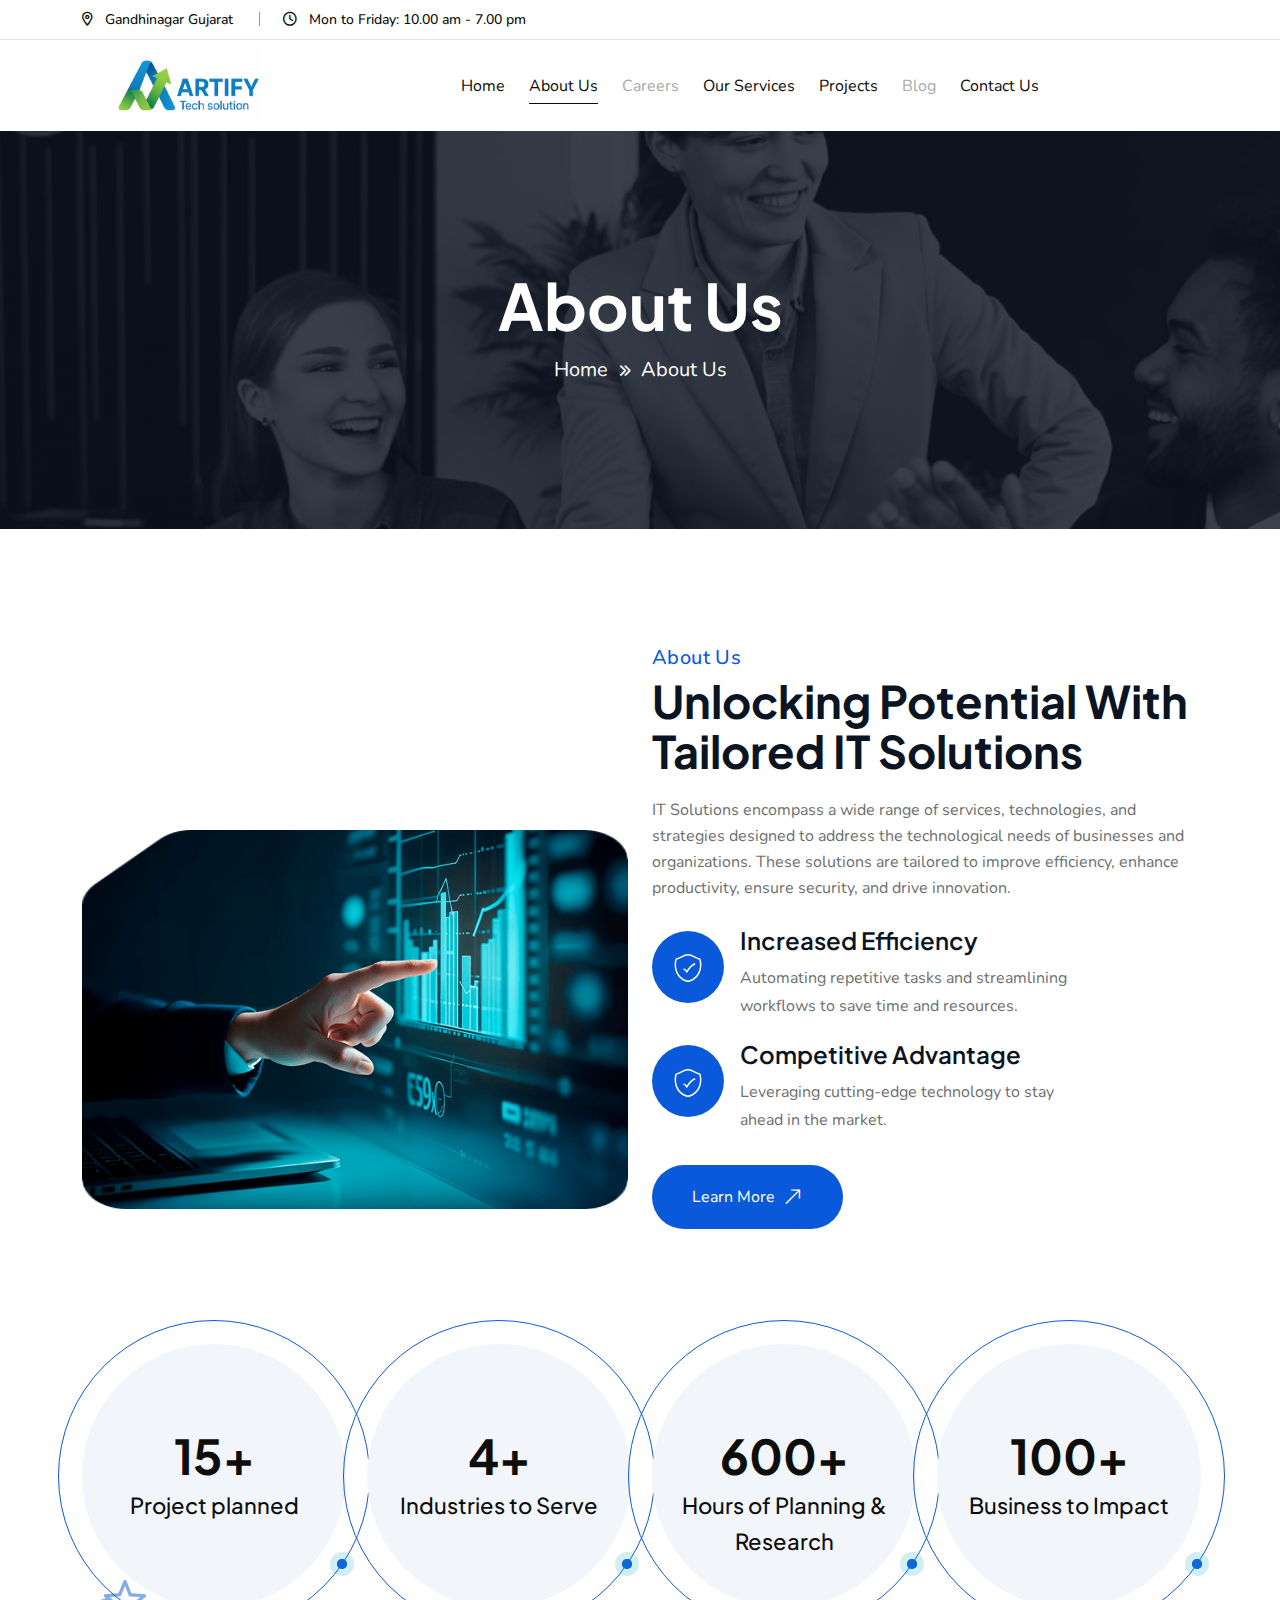
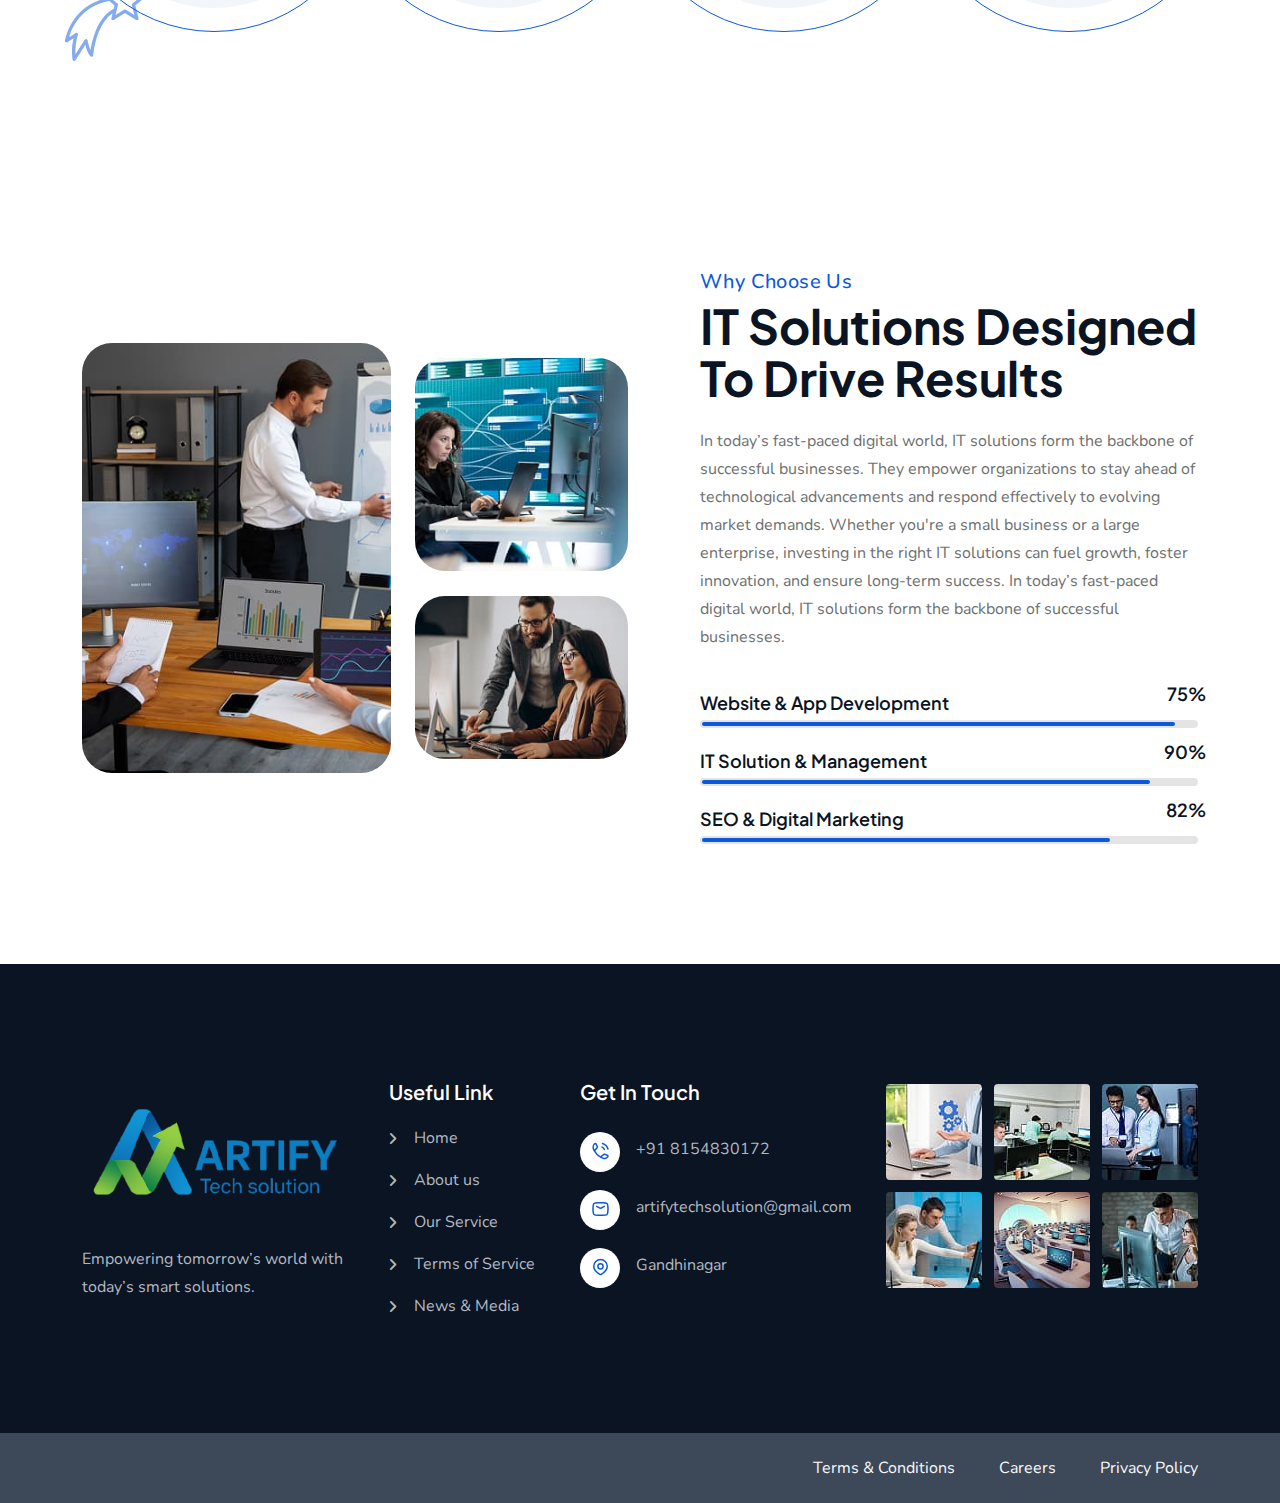
<file: about.html>
<!DOCTYPE html>
<html class="no-js" lang="zxx">
  <!-- Mirrored from html.themeholy.com/atek/demo/about.html by HTTrack Website Copier/3.x [XR&CO'2014], Sun, 18 May 2025 07:36:04 GMT -->
  <head>
    <meta charset="utf-8" />
    <meta http-equiv="x-ua-compatible" content="ie=edge" />
    <title>
      Artify Tech Solution
    </title>
    <meta name="author" content="Atek" />
    <meta
      name="description"
      content="Atek - It Business and Consulting Service Html Template"
    />
    <meta
      name="keywords"
      content="Atek - It Business and Consulting Service Html Template"
    />
    <meta name="robots" content="INDEX,FOLLOW" />
    <meta
      name="viewport"
      content="width=device-width,initial-scale=1,shrink-to-fit=no"
    />
    <link
      rel="apple-touch-icon"
      sizes="57x57"
      href="assets/img/favicons/apple-icon-57x57.png"
    />
    <link
      rel="apple-touch-icon"
      sizes="60x60"
      href="assets/img/favicons/apple-icon-60x60.png"
    />
    <link
      rel="apple-touch-icon"
      sizes="72x72"
      href="assets/img/favicons/apple-icon-72x72.png"
    />
    <link
      rel="apple-touch-icon"
      sizes="76x76"
      href="assets/img/favicons/apple-icon-76x76.png"
    />
    <link
      rel="apple-touch-icon"
      sizes="114x114"
      href="assets/img/favicons/apple-icon-114x114.png"
    />
    <link
      rel="apple-touch-icon"
      sizes="120x120"
      href="assets/img/favicons/apple-icon-120x120.png"
    />
    <link
      rel="apple-touch-icon"
      sizes="144x144"
      href="assets/img/favicons/apple-icon-144x144.png"
    />
    <link
      rel="apple-touch-icon"
      sizes="152x152"
      href="assets/img/favicons/apple-icon-152x152.png"
    />
    <link
      rel="apple-touch-icon"
      sizes="180x180"
      href="assets/img/favicons/apple-icon-180x180.png"
    />
    <link
      rel="icon"
      type="image/png"
      sizes="192x192"
      href="assets/img/favicons/android-icon-192x192.png"
    />
    <link
      rel="icon"
      type="image/png"
      sizes="32x32"
      href="assets/img/favicons/favicon-32x32.png"
    />
    <link
      rel="icon"
      type="image/png"
      sizes="96x96"
      href="assets/img/favicons/favicon-96x96.png"
    />
    <link
      rel="icon"
      type="image/png"
      sizes="16x16"
      href="assets/img/favicons/favicon-16x16.png"
    />
    <link rel="manifest" href="assets/img/favicons/manifest.json" />
    <meta name="msapplication-TileColor" content="#ffffff" />
    <meta
      name="msapplication-TileImage"
      content="assets/img/favicons/ms-icon-144x144.png"
    />
    <meta name="theme-color" content="#ffffff" />
    <link rel="preconnect" href="https://fonts.googleapis.com/" />
    <link rel="preconnect" href="https://fonts.gstatic.com/" crossorigin />
    <link rel="preconnect" href="https://fonts.googleapis.com/" />
    <link rel="preconnect" href="https://fonts.gstatic.com/" crossorigin />
    <link
      href="https://fonts.googleapis.com/css2?family=Nunito:ital,wght@0,200..1000;1,200..1000&amp;family=Plus+Jakarta+Sans:ital,wght@0,200..800;1,200..800&amp;display=swap"
      rel="stylesheet"
    />
    <link rel="stylesheet" href="assets/css/app.min.css" />
    <link rel="stylesheet" href="assets/css/fontawesome.min.css" />
    <link rel="stylesheet" href="assets/css/style.css" />
  </head>
  <body>
     <div class="preloader">
      <button class="th-btn preloaderCls">Cancel Preloader</button>
      <div class="preloader-inner">
        <img src="assets/img/LOGO1.png" alt="img" height="400px" width="400px"/>
       
      </div>
    </div>
    <div class="sidemenu-wrapper sidemenu-info">
      <div class="sidemenu-content">
        <button class="closeButton sideMenuCls">
          <i class="far fa-times"></i>
        </button>
        <div class="widget">
          <div class="th-widget-about">
            <div class="about-logo">
              <a href="index.html"
                ><img src="assets/img/logo2.svg" alt="Atek"
              /></a>
            </div>
            <p class="about-text">
              Quick access to essential system features, including the dashboard
              for an overview of operations, network settings for managing
              connectivity, system logs for tracking activities.
            </p>
            <div class="th-social">
              <a href="https://www.facebook.com/"
                ><i class="fab fa-facebook-f"></i
              ></a>
              <a href="https://www.twitter.com/"
                ><i class="fab fa-twitter"></i
              ></a>
              <a href="https://www.linkedin.com/"
                ><i class="fab fa-linkedin-in"></i
              ></a>
              <a href="https://www.whatsapp.com/"
                ><i class="fab fa-whatsapp"></i
              ></a>
              <a href="https://instagram.com/"
                ><i class="fab fa-instagram"></i
              ></a>
            </div>
          </div>
        </div>
        <div class="widget">
          <h3 class="widget_title">Recent Posts</h3>
          <div class="recent-post-wrap">
            <div class="recent-post d-flex align-items-center">
              <div class="media-img">
                <a href="blog-details.html"
                  ><img
                    src="assets/img/blog/recent-post-1-1.jpg"
                    alt="Blog Image"
                /></a>
              </div>
              <div class="media-body">
                <div class="recent-post-meta">
                  <a href="blog.html"
                    ><i class="far fa-calendar"></i>24 Jun , 2025</a
                  >
                </div>
                <h4 class="post-title">
                  <a class="text-inherit" href="blog-details.html"
                    >Where Vision Meets Concrete Reality</a
                  >
                </h4>
              </div>
            </div>
            <div class="recent-post d-flex align-items-center">
              <div class="media-img">
                <a href="blog-details.html"
                  ><img
                    src="assets/img/blog/recent-post-1-2.jpg"
                    alt="Blog Image"
                /></a>
              </div>
              <div class="media-body">
                <div class="recent-post-meta">
                  <a href="blog.html"
                    ><i class="far fa-calendar"></i>22 Jun , 2025</a
                  >
                </div>
                <h4 class="post-title">
                  <a class="text-inherit" href="blog-details.html"
                    >Raising the Bar in Construction.</a
                  >
                </h4>
              </div>
            </div>
          </div>
        </div>
        <div class="widget">
          <h3 class="widget_title">Get In Touch</h3>
          <div class="th-widget-contact">
            <div class="info-box_text">
              <div class="icon">
                <img src="assets/img/icon/phone.svg" alt="img" />
              </div>
              <div class="details">
                <p>
                  <a href="tel:+01234567890" class="info-box_link"
                    >+01 234 567 890</a
                  >
                </p>
                <p>
                  <a href="tel:+09876543210" class="info-box_link"
                    >+09 876 543 210</a
                  >
                </p>
              </div>
            </div>
            <div class="info-box_text">
              <div class="icon">
                <img src="assets/img/icon/envelope.svg" alt="img" />
              </div>
              <div class="details">
                <p>
                  <a href="mailto:mailinfo00@atek.com" class="info-box_link"
                    >mailinfo00@atek.com</a
                  >
                </p>
                <p>
                  <a href="mailto:support24@atek.com" class="info-box_link"
                    >support24@atek.com</a
                  >
                </p>
              </div>
            </div>
            <div class="info-box_text">
              <div class="icon">
                <img src="assets/img/icon/location-dot.svg" alt="img" />
              </div>
              <div class="details">
                <p>789 Inner Lane, Holy park, California, USA</p>
              </div>
            </div>
          </div>
        </div>
      </div>
    </div>
    <div class="popup-search-box">
      <button class="searchClose"><i class="fal fa-times"></i></button>
      <form action="#">
        <input type="text" placeholder="What are you looking for?" />
        <button type="submit"><i class="fal fa-search"></i></button>
      </form>
    </div>
    <div class="th-menu-wrapper onepage-nav">
      <div class="th-menu-area text-center">
        <button class="th-menu-toggle"><i class="fal fa-times"></i></button>
        <div class="mobile-logo">
          <a href="index.html"><img src="assets/img/LOGO1.png" height="170px" width="170px" alt="Atek" /></a>
        </div>
        <div class="th-menu-wrapper onepage-nav">
          <div class="th-menu-area text-center">
            <button class="th-menu-toggle"><i class="fal fa-times"></i></button>

            <div class="mobile-logo">
              <a href="index.html">
                <img src="assets/img/LOGO1.png" height="170px" width="170px" alt="Company Logo" />
              </a>
            </div>

            <div class="th-mobile-menu">
              <ul>
                <li><a class="active" href="index.html">Home</a></li>
                <li><a href="about.html">About Us</a></li>
                <li>
                  <span style="cursor: not-allowed; color: #aaa">Careers</span>
                </li>
                <li><a href="service.html">Our Services</a></li>
                <li><a href="project-grid.html">Projects</a></li>
                <li>
                  <span style="cursor: not-allowed; color: #aaa">Blog</span>
                </li>
                <li><a href="contact.html">Contact us</a></li>
              </ul>
            </div>
          </div>
        </div>
      </div>
    </div>

    <header class="th-header header-layout1">
      <div class="header-top">
        <div class="container th-container">
          <div
            class="row justify-content-center justify-content-xl-between align-items-center"
          >
            <div class="col-auto d-none d-md-block">
              <div class="header-links">
                <ul>
                  <li class="d-none d-xl-inline-block">
                    <i class="fa-sharp fa-regular fa-location-dot"></i>
                    <span>Gandhinagar Gujarat</span>
                  </li>
                  <li class="d-none d-xl-inline-block">
                    <i class="fa-regular fa-clock"></i>
                    <span>Mon to Friday: 10.00 am - 7.00 pm</span>
                  </li>
                </ul>
              </div>
            </div>
            <div class="col-auto">
              
            </div>
          </div>
        </div>
      </div>
      <div class="sticky-wrapper">
        <div class="menu-area">
          <div class="container th-container">
            <div class="row align-items-center justify-content-between">
              <div class="col-auto">
                <div class="header-logo">
                <img src="assets/img/LOGO.png" alt="Company Logo" width="150px" height="200px" style="margin-left: 30px;" height="auto" />
                </div>
              </div>
              <div class="col-auto me-xxl-auto">
                <nav class="main-menu d-none d-xl-inline-block">
                  <ul>
                    <li class=" mega-menu-wrap">
                      <a  href="index.html">Home</a>
                      
                    </li>
                    <li class="">
                      <a href="about.html" class="active">About Us</a>
                      
                    </li>
                   <li class="">
                      <span style="cursor: not-allowed; color: #aaa"
                        >Careers</span
                      >
                    </li>
                    <li class="">
                      <a href="service.html">Our Services</a>
                     
                    </li>
                    <li class="">
                      <a href="project-grid.html">Projects</a>
                     
                    </li>
                    <li class="">
                     
                       <span style="cursor: not-allowed; color: #aaa"
                        >Blog</span
                      >
                      
                    </li>
                    <li class="">
                      <a href="contact.html">Contact us</a>
                    
                    </li>
                  </ul>
                </nav>
                <button type="button" class="th-menu-toggle d-block d-xl-none">
                  <i class="far fa-bars"></i>
                </button>
              </div>
              <div class="col-auto d-none d-xl-block">
                <div class="header-button">
                  <!-- <button type="button" class="icon-btn searchBoxToggler">
                    <img src="assets/img/icon/search.svg" alt="icon" />
                  </button> -->
                  <a href="contact.html" class="th-btn th-icon"
                    >Get In Touch <i class="fa-light fa-arrow-right-long"></i
                  ></a>
                </div>
              </div>
            </div>
          </div>
          <div
            class="logo-bg"
            data-mask-src="assets/img/logo_bg_mask.png"
          ></div>
        </div>
      </div>
    </header>
    <div class="breadcumb-wrapper" data-bg-src="assets/img/bg/breadcumb-bg.jpg">
      <div class="container">
        <div class="breadcumb-content">
          <h1 class="breadcumb-title">About Us</h1>
          <ul class="breadcumb-menu">
            <li><a href="index.html">Home</a></li>
            <li>About Us</li>
          </ul>
        </div>
      </div>
    </div>
    <div
      class="about-area space-extra-bottom position-relative overflow-hidden overflow-hidden space"
      id="about-sec"
    >
      <div class="container">
        <div class="row gy-4">
          <div class="col-xl-6">
            <div class="about10 img-box10 position-relative">
              <!-- <div
                class="img1 bg-mask"
                data-mask-src="assets/img/shape/about_10_3.jpg"
              >
                <img src="assets/img/normal/about_10_3.jpg" alt="About" />
              </div> -->
              <div
                class="img2 bg-mask"
                data-mask-src="assets/img/shape/about_9_2_shape.png"
              
              >
                <img src="assets/img/gallery/gallery-2-4.jpg" alt="About" />
              </div>
            </div>
          </div>
          <div class="col-xl-6">
            <div class="ps-xxl-5 ms-xxl-4">
              <div class="title-area about10-titlebox mb-20">
                <span class="sub-title style1">About Us</span>
                <h2 class="sec-title mb-20 heading">
                  Unlocking Potential with Tailored IT Solutions
                </h2>
                <p class="sec-text mb-30">
                  IT Solutions encompass a wide range of services, technologies,
                  and strategies designed to address the technological needs of
                  businesses and organizations. These solutions are tailored to
                  improve efficiency, enhance productivity, ensure security, and
                  drive innovation.
                </p>
              </div>
              <div class="about10-item-wrap">
                <div class="about-item">
                  <div class="about-item_img">
                    <img src="assets/img/icon/shield.svg" alt="" />
                  </div>
                  <div class="about-item_centent">
                    <h5 class="box-title">Increased Efficiency</h5>
                    <p class="about-item_text">
                      Automating repetitive tasks and streamlining workflows to
                      save time and resources.
                    </p>
                  </div>
                </div>
                <div class="about-item">
                  <div class="about-item_img">
                    <img src="assets/img/icon/shield.svg" alt="" />
                  </div>
                  <div class="about-item_centent">
                    <h5 class="box-title">Competitive Advantage</h5>
                    <p class="about-item_text">
                      Leveraging cutting-edge technology to stay ahead in the
                      market.
                    </p>
                  </div>
                </div>
              </div>
              <div class="mt-35">
                <a href="about.html" class="th-btn th-radius th-icon"
                  >Learn More <i class="fa-light fa-arrow-right-long"></i
                ></a>
              </div>
            </div>
          </div>
        </div>
        <div
          class="shape-mockup about-shape movingX d-none d-xxl-block"
          data-bottom="0%"
          data-right="-11%"
        >
          <img src="assets/img/normal/about-slide-img.png" alt="shape" />
        </div>
      </div>
    </div>
    <div class="counter-sec2 space-bottom">
      <div class="container">
        <div class="row gy-4 align-items-center justify-content-center">
          <div class="col-md-6 col-xl-3">
            <div class="counter-card style3">
              <div class="counter-shape"><span></span></div>
              <div class="media-body">
                <h3 class="box-number">
                  <span class="counter-number">15</span>+
                </h3>
                <h6 class="counter-title">Project planned</h6>
              </div>
            </div>
          </div>
             <div class="col-md-6 col-xl-3">
            <div class="counter-card style3">
              <div class="counter-shape"><span></span></div>
              <div class="media-body">
                <h3 class="box-number">
                  <span class="counter-number">4</span>+
                </h3>
                <h6 class="counter-title">Industries to Serve</h6>
              </div>
            </div>
          </div>
          <div class="col-md-6 col-xl-3">
            <div class="counter-card style3">
              <div class="counter-shape"><span></span></div>
              <div class="media-body">
                <h3 class="box-number">
                  <span class="counter-number">600</span>+
                </h3>
                <h6 class="counter-title">Hours of Planning & Research</h6>
              </div>
            </div>
          </div>
          <div class="col-md-6 col-xl-3">
            <div class="counter-card style3">
              <div class="counter-shape"><span></span></div>
              <div class="media-body">
                <h3 class="box-number">
                  <span class="counter-number">100</span>+
                </h3>
                <h6 class="counter-title">Business to Impact</h6>
              </div>
            </div>
          </div>
          
        </div>
      </div>
      <div
        class="shape-mockup jump d-none d-xl-block"
        data-bottom="20%"
        data-left="5%"
      >
        <img src="assets/img/shape/shape_5.png" alt="shape" />
      </div>
    </div>
    <!-- <section class="bg-smoke space" data-bg-src="assets/img/bg/team_bg_1.png">
      <div class="container z-index-common">
        <div class="title-area text-center">
          <span class="sub-title">Our Team Memners</span>
          <h2 class="sec-title">Meet Our Expert Members</h2>
        </div>
        <div class="slider-area">
          <div
            class="swiper th-slider teamSlider1 has-shadow"
            id="teamSlider1"
            data-slider-options='{"breakpoints":{"0":{"slidesPerView":1},"576":{"slidesPerView":"1"},"768":{"slidesPerView":"2"},"992":{"slidesPerView":"3"},"1200":{"slidesPerView":"4"}}}'
          >
            <div class="swiper-wrapper">
              <div class="swiper-slide">
                <div class="th-team team-box">
                  <div class="team-img">
                    <img src="assets/img/team/team_1_1.jpg" alt="Team" />
                  </div>
                  <div class="team-content">
                    <div class="media-body">
                      <h3 class="box-title">
                        <a href="#">Jacob Jones</a>
                      </h3>
                      <span class="team-desig">UI/UX Designer</span>
                      <div class="th-social">
                        <a target="_blank" href="https://facebook.com/"
                          ><i class="fab fa-facebook-f"></i
                        ></a>
                        <a target="_blank" href="https://twitter.com/"
                          ><i class="fab fa-twitter"></i
                        ></a>
                        <a target="_blank" href="https://linkedin.com/"
                          ><i class="fab fa-linkedin-in"></i
                        ></a>
                        <a target="_blank" href="https://youtube.com/"
                          ><i class="fa-brands fa-youtube"></i
                        ></a>
                        <a target="_blank" href="https://instagram.com/"
                          ><i class="fab fa-instagram"></i
                        ></a>
                      </div>
                    </div>
                  </div>
                </div>
              </div>
              <div class="swiper-slide">
                <div class="th-team team-box">
                  <div class="team-img">
                    <img src="assets/img/team/team_1_2.jpg" alt="Team" />
                  </div>
                  <div class="team-content">
                    <div class="media-body">
                      <h3 class="box-title">
                        <a href="#">Jane Cooper</a>
                      </h3>
                      <span class="team-desig">Front-End Developer</span>
                      <div class="th-social">
                        <a target="_blank" href="https://facebook.com/"
                          ><i class="fab fa-facebook-f"></i
                        ></a>
                        <a target="_blank" href="https://twitter.com/"
                          ><i class="fab fa-twitter"></i
                        ></a>
                        <a target="_blank" href="https://linkedin.com/"
                          ><i class="fab fa-linkedin-in"></i
                        ></a>
                        <a target="_blank" href="https://youtube.com/"
                          ><i class="fa-brands fa-youtube"></i
                        ></a>
                        <a target="_blank" href="https://instagram.com/"
                          ><i class="fab fa-instagram"></i
                        ></a>
                      </div>
                    </div>
                  </div>
                </div>
              </div>
              <div class="swiper-slide">
                <div class="th-team team-box">
                  <div class="team-img">
                    <img src="assets/img/team/team_1_3.jpg" alt="Team" />
                  </div>
                  <div class="team-content">
                    <div class="media-body">
                      <h3 class="box-title">
                        <a href="#">Guy Hawkins</a>
                      </h3>
                      <span class="team-desig">Backend Engineer</span>
                      <div class="th-social">
                        <a target="_blank" href="https://facebook.com/"
                          ><i class="fab fa-facebook-f"></i
                        ></a>
                        <a target="_blank" href="https://twitter.com/"
                          ><i class="fab fa-twitter"></i
                        ></a>
                        <a target="_blank" href="https://linkedin.com/"
                          ><i class="fab fa-linkedin-in"></i
                        ></a>
                        <a target="_blank" href="https://youtube.com/"
                          ><i class="fa-brands fa-youtube"></i
                        ></a>
                        <a target="_blank" href="https://instagram.com/"
                          ><i class="fab fa-instagram"></i
                        ></a>
                      </div>
                    </div>
                  </div>
                </div>
              </div>
              <div class="swiper-slide">
                <div class="th-team team-box">
                  <div class="team-img">
                    <img src="assets/img/team/team_1_4.jpg" alt="Team" />
                  </div>
                  <div class="team-content">
                    <div class="media-body">
                      <h3 class="box-title">
                        <a href="#">Jenny Wilson</a>
                      </h3>
                      <span class="team-desig">Python Developer</span>
                      <div class="th-social">
                        <a target="_blank" href="https://facebook.com/"
                          ><i class="fab fa-facebook-f"></i
                        ></a>
                        <a target="_blank" href="https://twitter.com/"
                          ><i class="fab fa-twitter"></i
                        ></a>
                        <a target="_blank" href="https://linkedin.com/"
                          ><i class="fab fa-linkedin-in"></i
                        ></a>
                        <a target="_blank" href="https://youtube.com/"
                          ><i class="fa-brands fa-youtube"></i
                        ></a>
                        <a target="_blank" href="https://instagram.com/"
                          ><i class="fab fa-instagram"></i
                        ></a>
                      </div>
                    </div>
                  </div>
                </div>
              </div>
              <div class="swiper-slide">
                <div class="th-team team-box">
                  <div class="team-img">
                    <img src="assets/img/team/team_1_1.jpg" alt="Team" />
                  </div>
                  <div class="team-content">
                    <div class="media-body">
                      <h3 class="box-title">
                        <a href="#">Jacob Jones</a>
                      </h3>
                      <span class="team-desig">PHP Developer</span>
                      <div class="th-social">
                        <a target="_blank" href="https://facebook.com/"
                          ><i class="fab fa-facebook-f"></i
                        ></a>
                        <a target="_blank" href="https://twitter.com/"
                          ><i class="fab fa-twitter"></i
                        ></a>
                        <a target="_blank" href="https://linkedin.com/"
                          ><i class="fab fa-linkedin-in"></i
                        ></a>
                        <a target="_blank" href="https://youtube.com/"
                          ><i class="fa-brands fa-youtube"></i
                        ></a>
                        <a target="_blank" href="https://instagram.com/"
                          ><i class="fab fa-instagram"></i
                        ></a>
                      </div>
                    </div>
                  </div>
                </div>
              </div>
              <div class="swiper-slide">
                <div class="th-team team-box">
                  <div class="team-img">
                    <img src="assets/img/team/team_1_2.jpg" alt="Team" />
                  </div>
                  <div class="team-content">
                    <div class="media-body">
                      <h3 class="box-title">
                        <a href="#">Jane Cooper</a>
                      </h3>
                      <span class="team-desig">Django Developer</span>
                      <div class="th-social">
                        <a target="_blank" href="https://facebook.com/"
                          ><i class="fab fa-facebook-f"></i
                        ></a>
                        <a target="_blank" href="https://twitter.com/"
                          ><i class="fab fa-twitter"></i
                        ></a>
                        <a target="_blank" href="https://linkedin.com/"
                          ><i class="fab fa-linkedin-in"></i
                        ></a>
                        <a target="_blank" href="https://youtube.com/"
                          ><i class="fa-brands fa-youtube"></i
                        ></a>
                        <a target="_blank" href="https://instagram.com/"
                          ><i class="fab fa-instagram"></i
                        ></a>
                      </div>
                    </div>
                  </div>
                </div>
              </div>
              <div class="swiper-slide">
                <div class="th-team team-box">
                  <div class="team-img">
                    <img src="assets/img/team/team_1_3.jpg" alt="Team" />
                  </div>
                  <div class="team-content">
                    <div class="media-body">
                      <h3 class="box-title">
                        <a href="#">Guy Hawkins</a>
                      </h3>
                      <span class="team-desig">JavaScrip Developer</span>
                      <div class="th-social">
                        <a target="_blank" href="https://facebook.com/"
                          ><i class="fab fa-facebook-f"></i
                        ></a>
                        <a target="_blank" href="https://twitter.com/"
                          ><i class="fab fa-twitter"></i
                        ></a>
                        <a target="_blank" href="https://linkedin.com/"
                          ><i class="fab fa-linkedin-in"></i
                        ></a>
                        <a target="_blank" href="https://youtube.com/"
                          ><i class="fa-brands fa-youtube"></i
                        ></a>
                        <a target="_blank" href="https://instagram.com/"
                          ><i class="fab fa-instagram"></i
                        ></a>
                      </div>
                    </div>
                  </div>
                </div>
              </div>
              <div class="swiper-slide">
                <div class="th-team team-box">
                  <div class="team-img">
                    <img src="assets/img/team/team_1_4.jpg" alt="Team" />
                  </div>
                  <div class="team-content">
                    <div class="media-body">
                      <h3 class="box-title">
                        <a href="#">Jenny Wilson</a>
                      </h3>
                      <span class="team-desig">App Developer</span>
                      <div class="th-social">
                        <a target="_blank" href="https://facebook.com/"
                          ><i class="fab fa-facebook-f"></i
                        ></a>
                        <a target="_blank" href="https://twitter.com/"
                          ><i class="fab fa-twitter"></i
                        ></a>
                        <a target="_blank" href="https://linkedin.com/"
                          ><i class="fab fa-linkedin-in"></i
                        ></a>
                        <a target="_blank" href="https://youtube.com/"
                          ><i class="fa-brands fa-youtube"></i
                        ></a>
                        <a target="_blank" href="https://instagram.com/"
                          ><i class="fab fa-instagram"></i
                        ></a>
                      </div>
                    </div>
                  </div>
                </div>
              </div>
            </div>
            <div class="slider-pagination"></div>
          </div>
        </div>
      </div>
    </section> -->


    <!-- <section
      class="bg-smoke space overflow-hidden"
      data-bg-src="assets/img/bg/team_bg_1.png"
    >
      <div class="container z-index-common">
        <div class="title-area text-center">
          <span class="sub-title">Our Team Memners</span>
          <h2 class="sec-title">Meet Our Expert Members</h2>
        </div>
        <div class="slider-area">
          <div
            class="swiper th-slider teamSlider1 has-shadow"
            id="teamSlider1"
            data-slider-options='{"breakpoints":{"0":{"slidesPerView":1},"576":{"slidesPerView":"1"},"768":{"slidesPerView":"2"},"992":{"slidesPerView":"3"},"1200":{"slidesPerView":"4"}}}'
          >
            <div class="swiper-wrapper">
              <div class="swiper-slide">
                <div class="th-team team-box">
                  <div class="team-img">
                    <img src="assets/img/team/team_1_1.jpg" alt="Team" />
                  </div>
                  <div class="team-content">
                    <div class="media-body">
                      <h3 class="box-title">
                        <a href="#">Keval Khetani</a>
                      </h3>
                      <span class="team-desig">Software Developer</span>
                      <div class="th-social">
                        <a target="_blank" href="https://facebook.com/"
                          ><i class="fab fa-facebook-f"></i
                        ></a>
                        <a target="_blank" href="https://twitter.com/"
                          ><i class="fab fa-twitter"></i
                        ></a>
                        <a target="_blank" href="https://linkedin.com/"
                          ><i class="fab fa-linkedin-in"></i
                        ></a>
                        <a target="_blank" href="https://youtube.com/"
                          ><i class="fa-brands fa-youtube"></i
                        ></a>
                        <a target="_blank" href="https://instagram.com/"
                          ><i class="fab fa-instagram"></i
                        ></a>
                      </div>
                    </div>
                  </div>
                </div>
              </div>
              <div class="swiper-slide">
                <div class="th-team team-box">
                  <div class="team-img">
                    <img src="assets/img/team/team_1_1.jpg" alt="Team" />
                  </div>
                  <div class="team-content">
                    <div class="media-body">
                      <h3 class="box-title">
                        <a href="#">Manan Sojitra</a>
                      </h3>
                      <span class="team-desig"
                        >Seo Expert/Frontend Developer</span
                      >
                      <div class="th-social">
                        <a target="_blank" href="https://facebook.com/"
                          ><i class="fab fa-facebook-f"></i
                        ></a>
                        <a target="_blank" href="https://twitter.com/"
                          ><i class="fab fa-twitter"></i
                        ></a>
                        <a target="_blank" href="https://linkedin.com/"
                          ><i class="fab fa-linkedin-in"></i
                        ></a>
                        <a target="_blank" href="https://youtube.com/"
                          ><i class="fa-brands fa-youtube"></i
                        ></a>
                        <a target="_blank" href="https://instagram.com/"
                          ><i class="fab fa-instagram"></i
                        ></a>
                      </div>
                    </div>
                  </div>
                </div>
              </div>
              <div class="swiper-slide">
                <div class="th-team team-box">
                  <div class="team-img">
                    <img src="assets/img/team/team_1_1.jpg" alt="Team" />
                  </div>
                  <div class="team-content">
                    <div class="media-body">
                      <h3 class="box-title">
                        <a href="#">Harshil Daftari</a>
                      </h3>
                      <span class="team-desig"
                        >Video Editer/Backend Developer</span
                      >
                      <div class="th-social">
                        <a target="_blank" href="https://facebook.com/"
                          ><i class="fab fa-facebook-f"></i
                        ></a>
                        <a target="_blank" href="https://twitter.com/"
                          ><i class="fab fa-twitter"></i
                        ></a>
                        <a target="_blank" href="https://linkedin.com/"
                          ><i class="fab fa-linkedin-in"></i
                        ></a>
                        <a target="_blank" href="https://youtube.com/"
                          ><i class="fa-brands fa-youtube"></i
                        ></a>
                        <a target="_blank" href="https://instagram.com/"
                          ><i class="fab fa-instagram"></i
                        ></a>
                      </div>
                    </div>
                  </div>
                </div>
              </div>
              <div class="swiper-slide">
                <div class="th-team team-box">
                  <div class="team-img">
                    <img src="assets/img/team/team_1_1.jpg" alt="Team" />
                  </div>
                  <div class="team-content">
                    <div class="media-body">
                      <h3 class="box-title">
                        <a href="#">Hemanshu chatrola</a>
                      </h3>
                      <span class="team-desig">Mobile Developer</span>
                      <div class="th-social">
                        <a target="_blank" href="https://facebook.com/"
                          ><i class="fab fa-facebook-f"></i
                        ></a>
                        <a target="_blank" href="https://twitter.com/"
                          ><i class="fab fa-twitter"></i
                        ></a>
                        <a target="_blank" href="https://linkedin.com/"
                          ><i class="fab fa-linkedin-in"></i
                        ></a>
                        <a target="_blank" href="https://youtube.com/"
                          ><i class="fa-brands fa-youtube"></i
                        ></a>
                        <a target="_blank" href="https://instagram.com/"
                          ><i class="fab fa-instagram"></i
                        ></a>
                      </div>
                    </div>
                  </div>
                </div>
              </div>
            </div>
            <div class="slider-pagination"></div>
          </div>
        </div>
      </div>
    </section> -->


    <div class="choose-area space">
      <div class="container">
        <div class="row gy-4 align-items-center flex-row-reverse">
          <div class="col-lg-6 order-1 order-lg-0">
            <div class="ps-xl-5">
              <div class="title-area">
                <span class="sub-title style1">Why Choose Us</span>
                <h2 class="sec-title">
                  IT Solutions Designed to Drive Results
                </h2>
                <p style="text-align: left">
                  In today’s fast-paced digital world, IT solutions form the
                  backbone of successful businesses. They empower organizations
                  to stay ahead of technological advancements and respond
                  effectively to evolving market demands. Whether you're a small
                  business or a large enterprise, investing in the right IT
                  solutions can fuel growth, foster innovation, and ensure
                  long-term success. In today’s fast-paced digital world, IT
                  solutions form the backbone of successful businesses.
                </p>
              </div>
              <div class="skill-feature">
                <h3 class="skill-feature_title">Website & App Development</h3>
                <div class="progress">
                  <div class="progress-bar" style="width: 95%"></div>
                  <div class="progress-value">75%</div>
                </div>
              </div>
              <div class="skill-feature">
                <h3 class="skill-feature_title">IT Solution & Management</h3>
                <div class="progress">
                  <div class="progress-bar" style="width: 90%"></div>
                  <div class="progress-value">90%</div>
                </div>
              </div>

              <div class="skill-feature">
                <h3 class="skill-feature_title">SEO & Digital Marketing</h3>
                <div class="progress">
                  <div class="progress-bar" style="width: 82%"></div>
                  <div class="progress-value">82%</div>
                </div>
              </div>
            </div>
          </div>
          <div class="col-lg-6 order-0 order-lg-1">
            <div class="choose-imgbox text-center text-md-start">
              <div class="row align-items-center">
                <div class="col-sm-7 col-md-7 col-xl-7">
                  <div class="img1">
                    <img
                      class="w-100"
                      src="assets/img/normal/about_10_1.jpg"
                      alt="About"
                    />
                  </div>
                </div>
                <div class="col-sm-5 col-md-5 col-xl-5 d-lg-none d-xl-block">
                  <div class="img-box-sm">
                    <div class="img2 mb-25">
                      <img
                        class="th-radius"
                        src="assets/img/normal/about_10_2.jpg"
                        alt="About"
                      />
                    </div>
                    <div class="img3">
                      <img
                        class="th-radius"
                        src="assets/img/normal/about_10_3.jpg"
                        alt="About"
                      />
                    </div>
                  </div>
                </div>
              </div>
            </div>
          </div>
        </div>
      </div>
    </div>
    <!-- <div class="video-1-area space-bottom">
      <div class="container">
        <div class="title-area video1-titlebox mb-60 text-center">
          <span class="sub-title">Watch Video</span>
          <h2 class="sec-title">
            We help our clients realize their business<br />ideas and achieve
            great results
          </h2>
        </div>
        <div class="video-wrapp" data-bg-src="assets/img/bg/video_bg_1.jpg">
          <div class="video-box1">
            <a
              href="https://www.youtube.com/watch?v=tBG2ZfKYwao"
              class="play-btn style2 popup-video"
              ><i class="fa-sharp fa-solid fa-play"></i
            ></a>
          </div>
        </div>
      </div>
    </div> -->
    <!-- <section
      class="testi-area12 position-relative bg-smoke overflow-hidden space"
      id="testi-sec"
    >
      <div class="container-fluid pe-4 ps-4 justify-content-center">
        <div class="title-area mb-0 text-center">
          <span class="sub-title">Testimonial</span>
          <h2 class="sec-title">What Client Say About us</h2>
        </div>
        <div class="slider-area">
          <div
            class="swiper th-slider testiSlider12 has-shadow"
            id="testiSlider12"
            data-slider-options='{"breakpoints":{"0":{"slidesPerView":1},"767":{"slidesPerView":"1","centeredSlides":"true"},"992":{"slidesPerView":"1","centeredSlides":"true"},"1200":{"slidesPerView":"2","centeredSlides":"true"},"1400":{"slidesPerView":"3","centeredSlides":"true"}}}'
          >
            <div class="swiper-wrapper">
              <div class="swiper-slide">
                <div class="testi-card5">
                  <div class="box-img">
                    <img src="assets/img/testimonial/testi_11_1.jpg" alt="" />
                  </div>
                  <div class="box-content">
                    <div class="box-quote">
                      <img src="assets/img/icon/testi-quote5.svg" alt="img" />
                    </div>
                    <p class="box-text">
                      “Digital transformation is the process of integrating
                      digital technology into all aspects of a business,
                      fundamentally changing how it operates.”
                    </p>
                    <h3 class="box-title">Angelina Mary</h3>
                    <span class="box-desig">UI/UX Designer</span>
                    <span class="box-number">01</span>
                  </div>
                </div>
              </div>
              <div class="swiper-slide">
                <div class="testi-card5">
                  <div class="box-img">
                    <img src="assets/img/testimonial/testi_11_2.jpg" alt="" />
                  </div>
                  <div class="box-content">
                    <div class="box-quote">
                      <img src="assets/img/icon/testi-quote5.svg" alt="img" />
                    </div>
                    <p class="box-text">
                      “Digital transformation is the process of integrating
                      digital technology into all aspects of a business,
                      fundamentally changing how it operates.”
                    </p>
                    <h3 class="box-title">Maria Doe</h3>
                    <span class="box-desig">World Traveler</span>
                    <span class="box-number">02</span>
                  </div>
                </div>
              </div>
              <div class="swiper-slide">
                <div class="testi-card5">
                  <div class="box-img">
                    <img src="assets/img/testimonial/testi_11_3.jpg" alt="" />
                  </div>
                  <div class="box-content">
                    <div class="box-quote">
                      <img src="assets/img/icon/testi-quote5.svg" alt="img" />
                    </div>
                    <p class="box-text">
                      “Digital transformation is the process of integrating
                      digital technology into all aspects of a business,
                      fundamentally changing how it operates.”
                    </p>
                    <h3 class="box-title">Angelina Rose</h3>
                    <span class="box-desig">World Traveler</span>
                    <span class="box-number">03</span>
                  </div>
                </div>
              </div>
              <div class="swiper-slide">
                <div class="testi-card5">
                  <div class="box-img">
                    <img src="assets/img/testimonial/testi_11_1.jpg" alt="" />
                  </div>
                  <div class="box-content">
                    <div class="box-quote">
                      <img src="assets/img/icon/testi-quote5.svg" alt="img" />
                    </div>
                    <p class="box-text">
                      “Digital transformation is the process of integrating
                      digital technology into all aspects of a business,
                      fundamentally changing how it operates.”
                    </p>
                    <h3 class="box-title">Angelina Mary</h3>
                    <span class="box-desig">World Traveler</span>
                    <span class="box-number">01</span>
                  </div>
                </div>
              </div>
              <div class="swiper-slide">
                <div class="testi-card5">
                  <div class="box-img">
                    <img src="assets/img/testimonial/testi_11_2.jpg" alt="" />
                  </div>
                  <div class="box-content">
                    <div class="box-quote">
                      <img src="assets/img/icon/testi-quote5.svg" alt="img" />
                    </div>
                    <p class="box-text">
                      “Digital transformation is the process of integrating
                      digital technology into all aspects of a business,
                      fundamentally changing how it operates.”
                    </p>
                    <h3 class="box-title">Maria Doe</h3>
                    <span class="box-desig">World Traveler</span>
                    <span class="box-number">02</span>
                  </div>
                </div>
              </div>
              <div class="swiper-slide">
                <div class="testi-card5">
                  <div class="box-img">
                    <img src="assets/img/testimonial/testi_11_3.jpg" alt="" />
                  </div>
                  <div class="box-content">
                    <div class="box-quote">
                      <img src="assets/img/icon/testi-quote5.svg" alt="img" />
                    </div>
                    <p class="box-text">
                      “Digital transformation is the process of integrating
                      digital technology into all aspects of a business,
                      fundamentally changing how it operates.”
                    </p>
                    <h3 class="box-title">Angelina Rose</h3>
                    <span class="box-desig">World Traveler</span>
                    <span class="box-number">03</span>
                  </div>
                </div>
              </div>
              <div class="swiper-slide">
                <div class="testi-card5">
                  <div class="box-img">
                    <img src="assets/img/testimonial/testi_11_1.jpg" alt="" />
                  </div>
                  <div class="box-content">
                    <div class="box-quote">
                      <img src="assets/img/icon/testi-quote5.svg" alt="img" />
                    </div>
                    <p class="box-text">
                      “Digital transformation is the process of integrating
                      digital technology into all aspects of a business,
                      fundamentally changing how it operates.”
                    </p>
                    <h3 class="box-title">Angelina Mary</h3>
                    <span class="box-desig">World Traveler</span>
                    <span class="box-number">01</span>
                  </div>
                </div>
              </div>
              <div class="swiper-slide">
                <div class="testi-card5">
                  <div class="box-img">
                    <img src="assets/img/testimonial/testi_11_2.jpg" alt="" />
                  </div>
                  <div class="box-content">
                    <div class="box-quote">
                      <img src="assets/img/icon/testi-quote5.svg" alt="img" />
                    </div>
                    <p class="box-text">
                      “Digital transformation is the process of integrating
                      digital technology into all aspects of a business,
                      fundamentally changing how it operates.”
                    </p>
                    <h3 class="box-title">Maria Doe</h3>
                    <span class="box-desig">World Traveler</span>
                    <span class="box-number">02</span>
                  </div>
                </div>
              </div>
              <div class="swiper-slide">
                <div class="testi-card5">
                  <div class="box-img">
                    <img src="assets/img/testimonial/testi_11_3.jpg" alt="" />
                  </div>
                  <div class="box-content">
                    <div class="box-quote">
                      <img src="assets/img/icon/testi-quote5.svg" alt="img" />
                    </div>
                    <p class="box-text">
                      “Digital transformation is the process of integrating
                      digital technology into all aspects of a business,
                      fundamentally changing how it operates.”
                    </p>
                    <h3 class="box-title">Angelina Rose</h3>
                    <span class="box-desig">World Traveler</span>
                    <span class="box-number">03</span>
                  </div>
                </div>
              </div>
            </div>
            <div class="slider-pagination"></div>
            <button
              data-slider-prev="#testiSlider12"
              class="slider-arrow style7 slider-prev"
            >
              <img src="assets/img/icon/right-arrow2.svg" alt="" />
            </button>
            <button
              data-slider-next="#testiSlider12"
              class="slider-arrow style7 slider-next"
            >
              <img src="assets/img/icon/left-arrow2.svg" alt="" />
            </button>
          </div>
        </div>
        <div
          class="shape-mockup movingX d-none d-xl-block"
          data-top="8%"
          data-left="-15%"
        >
          <img src="assets/img/shape/shape_2_1.png" alt="shape" />
        </div>
        <div
          class="shape-mockup jump d-none d-xl-block"
          data-top="23%"
          data-right="-14%"
        >
          <img src="assets/img/shape/shape_2_2.png" alt="shape" />
        </div>
        <div
          class="shape-mockup spin d-none d-xl-block"
          data-bottom="-4%"
          data-left="-18%"
        >
          <img src="assets/img/shape/shape_2_3.png" alt="shape" />
        </div>
        <div
          class="shape-mockup movingX d-none d-xl-block"
          data-bottom="12%"
          data-right="-14%"
        >
          <img src="assets/img/shape/shape_2_4.png" alt="shape" />
        </div>
      </div>
    </section> -->
  <footer class="footer-wrapper footer-layout1 black-bg space-top">
      <div class="widget-area">
        <div class="container">
        <!-- for subscribe -->
          <!-- <div class="newsletter-area">
            <div class="newsletter-top">
              <div class="row gy-4 align-items-center">
               
                <div class="col-lg-7">
                  <form class="newsletter-form">
                    <input
                      class="form-control"
                      type="email"
                      placeholder="Enter Email"
                      required=""
                    />
                    <button type="submit" class="th-btn style3">
                      Subscribe Now
                      <img src="assets/img/icon/plane.svg" alt="" />
                    </button>
                  </form>
                </div>
              </div>
            </div>
          </div> -->
          <div class="row justify-content-between">
            <div class="col-md-6 col-xl-3">
              <div class="widget footer-widget">
                <div class="th-widget-about">
                  <div class="about-logo">
                    <a href="index.html"
                      ><img src="assets/img/LOGO1.png" alt="Artify Tech solution"
                    /></a>
                  </div>
                  <p class="about-text">
                   Empowering tomorrow’s world with today’s smart solutions.
                  </p>
                  <!-- <div class="th-social">
                    <a href="https://www.facebook.com/"
                      ><i class="fab fa-facebook-f"></i
                    ></a>
                    <a href="https://www.twitter.com/"
                      ><i class="fab fa-twitter"></i
                    ></a>
                    <a href="https://www.linkedin.com/"
                      ><i class="fab fa-linkedin-in"></i
                    ></a>
                    <a href="https://www.whatsapp.com/"
                      ><i class="fab fa-whatsapp"></i
                    ></a>
                    <a href="https://instagram.com/"
                      ><i class="fab fa-instagram"></i
                    ></a>
                  </div> -->
                </div>
              </div>
            </div>
            <div class="col-md-6 col-xl-auto">
              <div class="widget widget_nav_menu footer-widget">
                <h3 class="widget_title">Useful Link</h3>
                <div class="menu-all-pages-container">
                  <ul class="menu">
                    <li><a href="index.html">Home</a></li>
                    <li><a href="about.html">About us</a></li>
                    <li><a href="service.html">Our Service</a></li>
                    <li><a href="contact.html">Terms of Service</a></li>
                    <li><a href="service.html">News & Media</a></li>
                  </ul>
                </div>
              </div>
            </div>
            <div class="col-md-6 col-xl-auto">
              <div class="widget footer-widget">
                <h3 class="widget_title">Get In Touch</h3>
                <div class="th-widget-contact">
                  <div class="info-box_text">
                    <div class="icon">
                      <img src="assets/img/icon/phone.svg" alt="img" />
                    </div>
                    <div class="details">
                      <p>
                        <a href="tel:+91 8154830172" class="info-box_link" 
                          >+91 8154830172</a
                        >
                      </p>
                    </div>
                  </div>
                  <div class="info-box_text">
                    <div class="icon">
                      <img src="assets/img/icon/envelope.svg" alt="img" />
                    </div>
                    <div class="details">
                      <p>
                        <a
                          href="mailto:mailinfo00@atek.com"
                          class="info-box_link"
                          >artifytechsolution@gmail.com</a
                        >
                      </p>
                    </div>
                  </div>
                  <div class="info-box_text">
                    <div class="icon">
                      <img src="assets/img/icon/location-dot.svg" alt="img" />
                    </div>
                    <div class="details">
                      <p>
                        <a
                          href="https://maps.app.goo.gl/QyH2fFoJ9fii93mt7"
                          target="_blank"
                          >Gandhinagar</a
                        >
                      </p>
                    </div>
                  </div>
                </div>
              </div>
            </div>
            <div class="col-md-6 col-xl-auto">
              <div class="widget footer-widget">
               
                <div class="sidebar-gallery">
                  <div class="gallery-thumb">
                    <img
                      src="assets/img/widget/gallery_1_1.jpg"
                      alt="Gallery Image"
                    />
                    <a
                      target="_blank"
                      href="https://www.instagram.com/"
                      class="gallery-btn"
                      ><i class="fab fa-instagram"></i
                    ></a>
                  </div>
                  <div class="gallery-thumb">
                    <img
                      src="assets/img/widget/gallery_1_2.jpg"
                      alt="Gallery Image"
                    />
                    <a
                      target="_blank"
                      href="https://www.instagram.com/"
                      class="gallery-btn"
                      ><i class="fab fa-instagram"></i
                    ></a>
                  </div>
                  <div class="gallery-thumb">
                    <img
                      src="assets/img/widget/gallery_1_3.jpg"
                      alt="Gallery Image"
                    />
                    <a
                      target="_blank"
                      href="https://www.instagram.com/"
                      class="gallery-btn"
                      ><i class="fab fa-instagram"></i
                    ></a>
                  </div>
                  <div class="gallery-thumb">
                    <img
                      src="assets/img/widget/gallery_1_4.jpg"
                      alt="Gallery Image"
                    />
                    <a
                      target="_blank"
                      href="https://www.instagram.com/"
                      class="gallery-btn"
                      ><i class="fab fa-instagram"></i
                    ></a>
                  </div>
                  <div class="gallery-thumb">
                    <img
                      src="assets/img/widget/gallery_1_5.jpg"
                      alt="Gallery Image"
                    />
                    <a
                      target="_blank"
                      href="https://www.instagram.com/"
                      class="gallery-btn"
                      ><i class="fab fa-instagram"></i
                    ></a>
                  </div>
                  <div class="gallery-thumb">
                    <img
                      src="assets/img/widget/gallery_1_6.jpg"
                      alt="Gallery Image"
                    />
                    <a
                      target="_blank"
                      href="https://www.instagram.com/"
                      class="gallery-btn"
                      ><i class="fab fa-instagram"></i
                    ></a>
                  </div>
                </div>
              </div>
            </div>
          </div>
        </div>
      </div>
      <div class="copyright-wrap">
        <div class="container">
          <div class="row justify-content-lg-between align-items-center">
            <div class="col-lg-6">
            
            </div>
            <div class="col-lg-6 text-center text-lg-end">
              <div class="footer-links">
                <ul>
                  <li><a href="about.html">Terms & Conditions</a></li>
                  <li><a href="about.html">Careers</a></li>
                  <li><a href="about.html">Privacy Policy</a></li>
                </ul>
              </div>
            </div>
          </div>
        </div>
      </div>
    </footer>
    <div class="scroll-top">
      <svg
        class="progress-circle svg-content"
        width="100%"
        height="100%"
        viewBox="-1 -1 102 102"
      >
        <path
          d="M50,1 a49,49 0 0,1 0,98 a49,49 0 0,1 0,-98"
          style="
            transition: stroke-dashoffset 10ms linear 0s;
            stroke-dasharray: 307.919, 307.919;
            stroke-dashoffset: 307.919;
          "
        ></path>
      </svg>
    </div>
    <script src="assets/js/vendor/jquery-3.7.1.min.js"></script>
    <script src="assets/js/app.min.js"></script>
    <script src="assets/js/main.js"></script>
  </body>
  <!-- Mirrored from html.themeholy.com/atek/demo/about.html by HTTrack Website Copier/3.x [XR&CO'2014], Sun, 18 May 2025 07:36:04 GMT -->
</html>
</file>
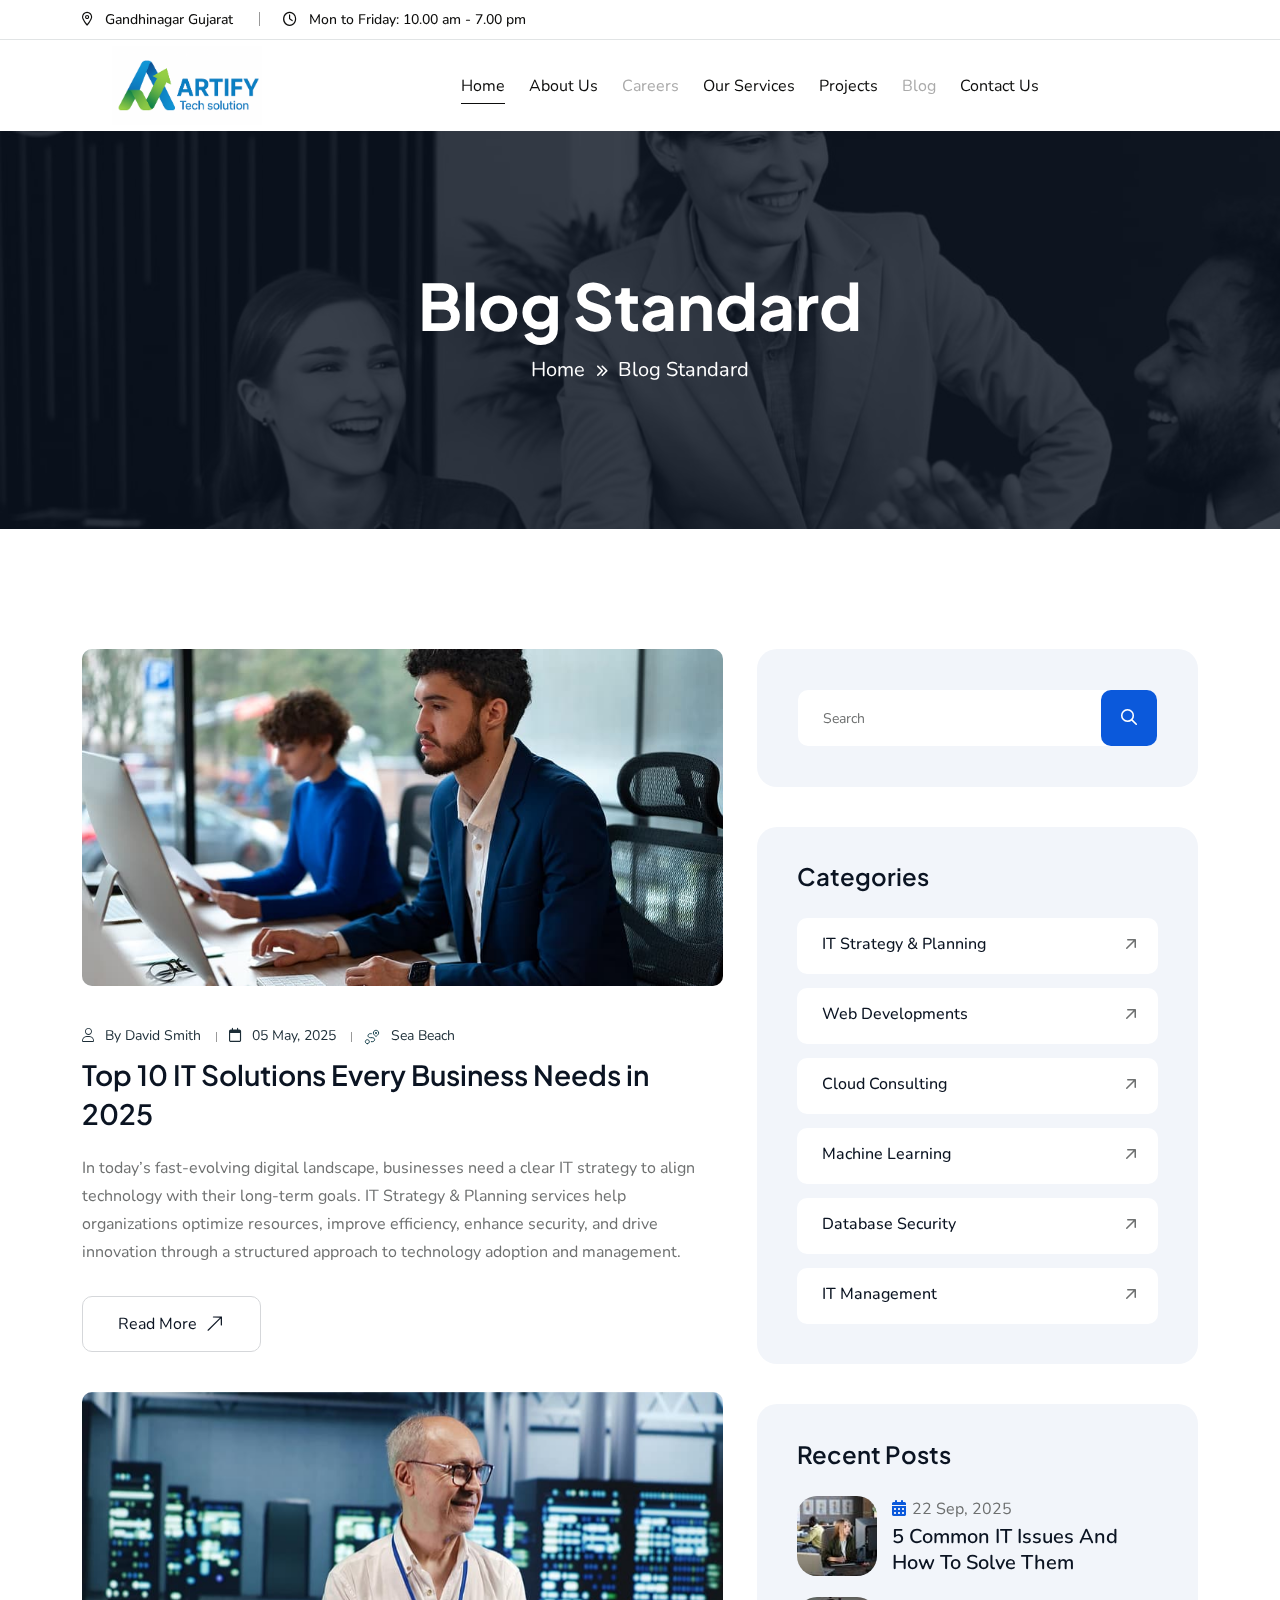
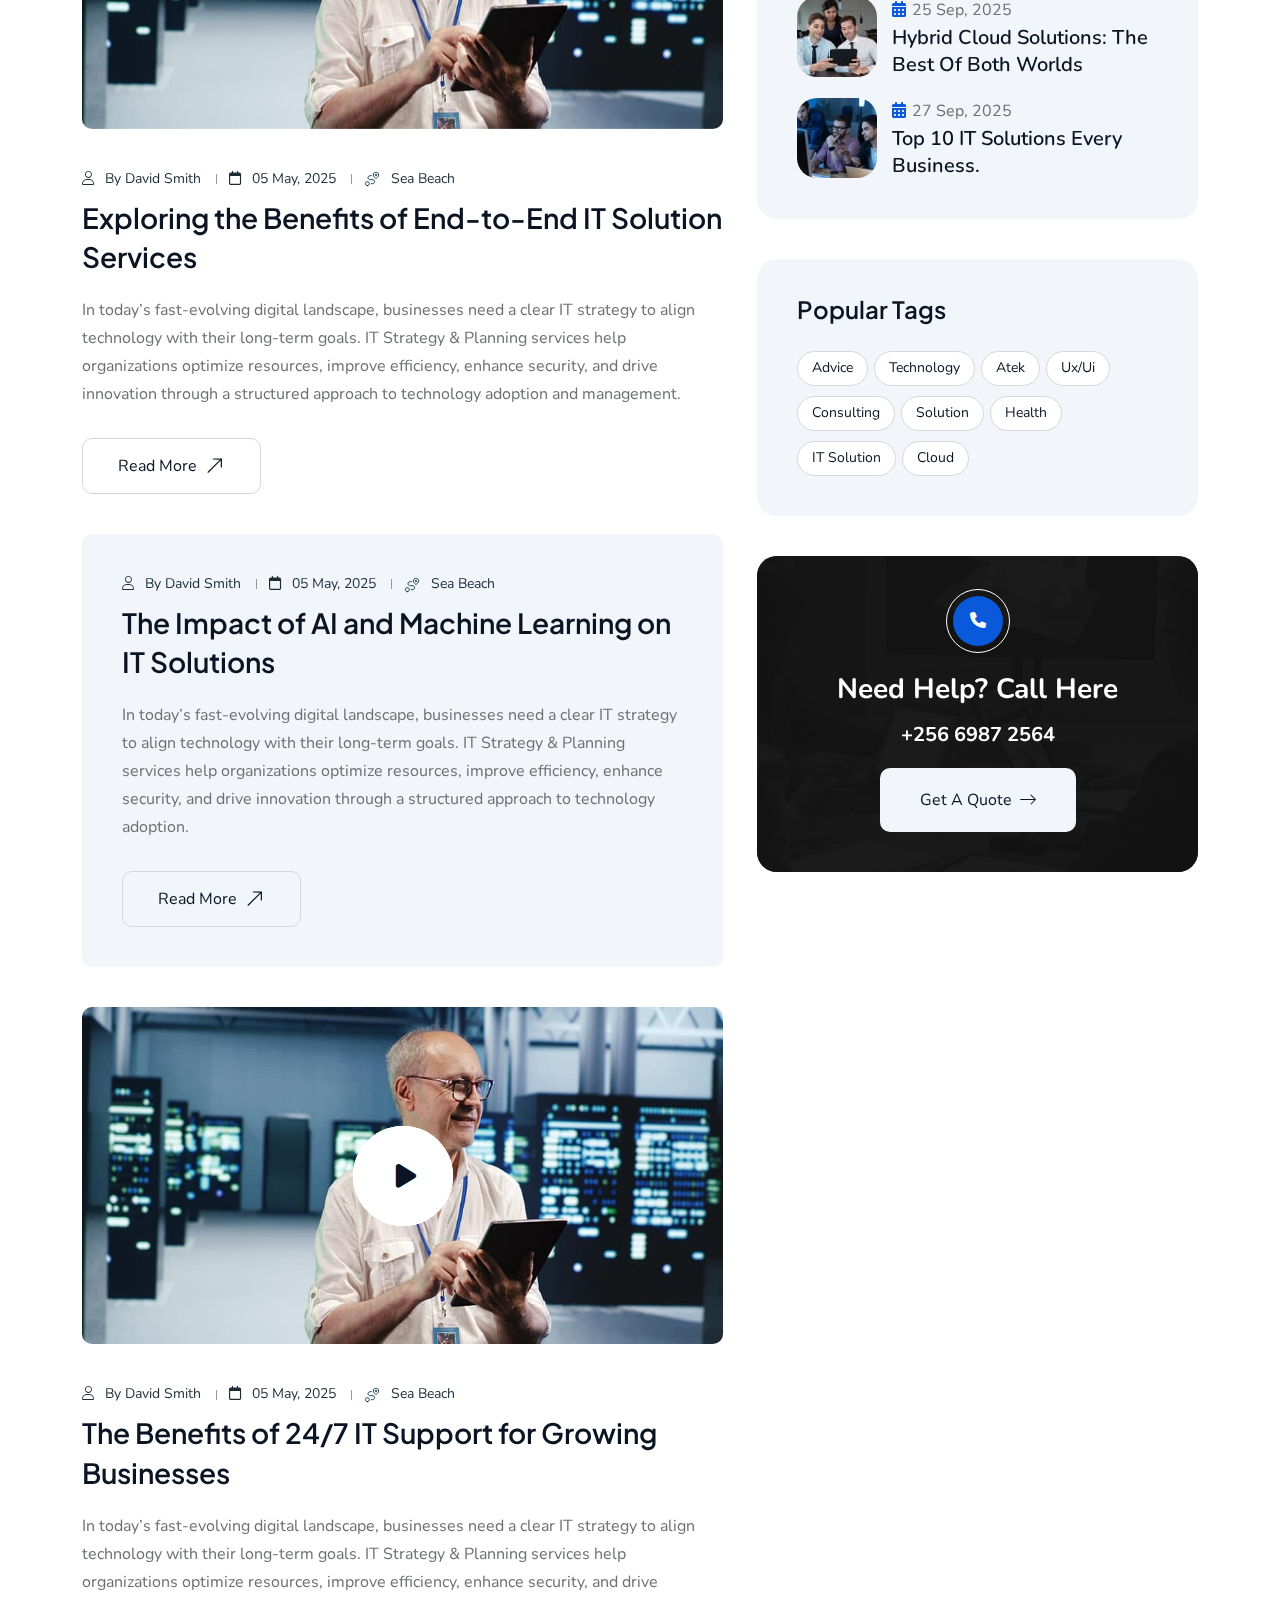
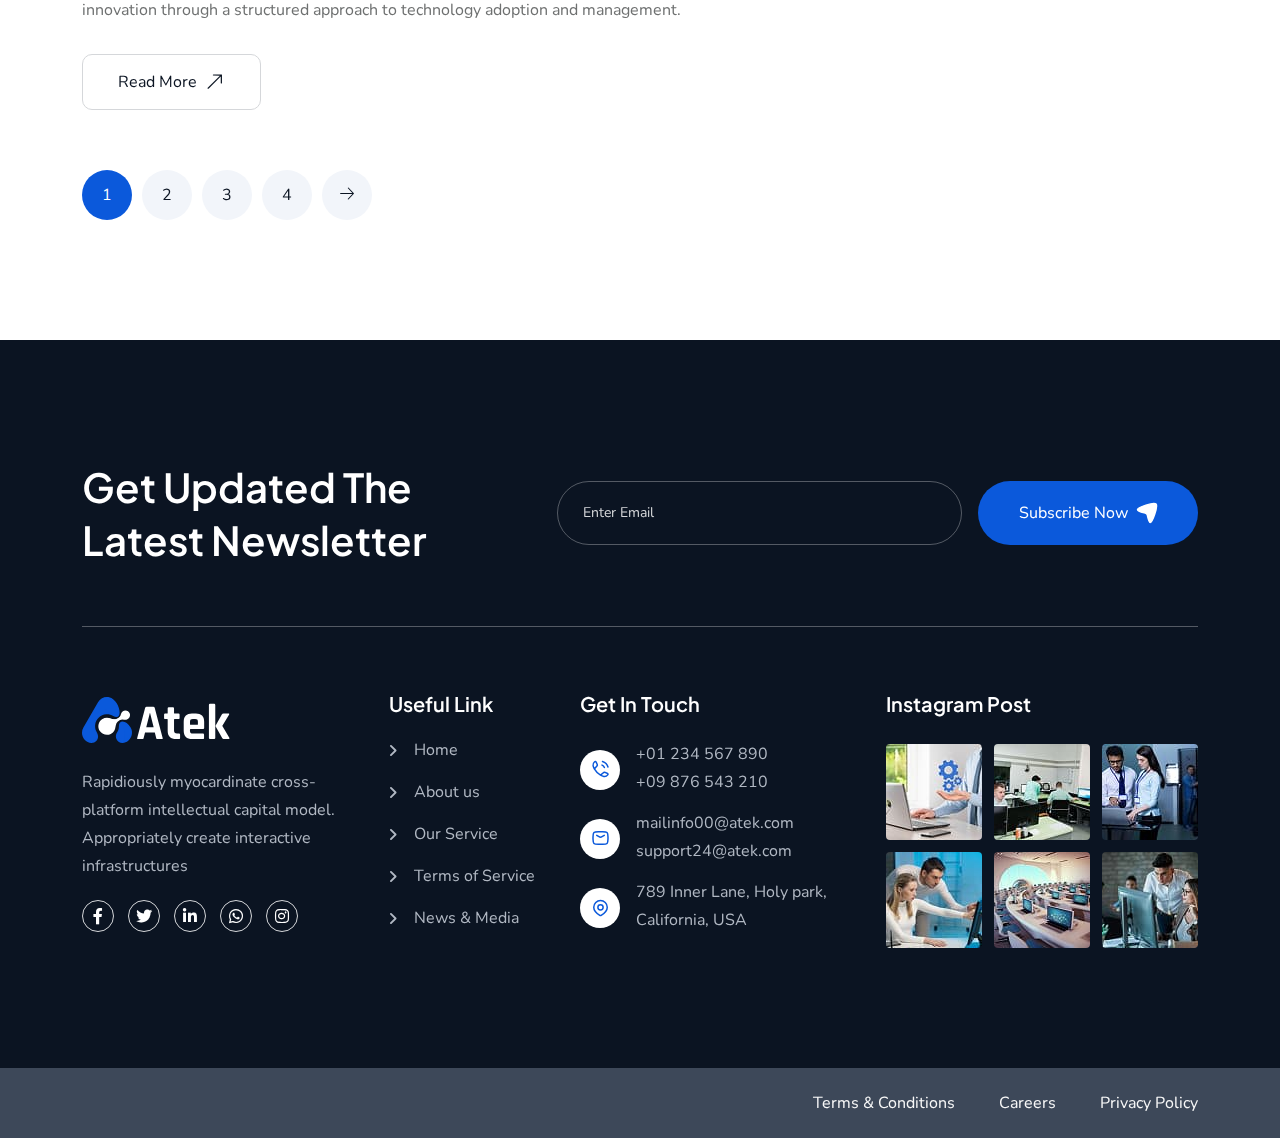
<file: blog.html>
<!DOCTYPE html>
<html class="no-js" lang="zxx">
  <!-- Mirrored from html.themeholy.com/atek/demo/blog.html by HTTrack Website Copier/3.x [XR&CO'2014], Sun, 18 May 2025 07:36:31 GMT -->
  <head>
    <meta charset="utf-8" />
    <meta http-equiv="x-ua-compatible" content="ie=edge" />
    <title>
     Artify Tech Solution
    </title>
    <meta name="author" content="Atek" />
    <meta
      name="description"
      content="Atek - It Business and Consulting Service Html Template"
    />
    <meta
      name="keywords"
      content="Atek - It Business and Consulting Service Html Template"
    />
    <meta name="robots" content="INDEX,FOLLOW" />
    <meta
      name="viewport"
      content="width=device-width,initial-scale=1,shrink-to-fit=no"
    />
    <link
      rel="apple-touch-icon"
      sizes="57x57"
      href="assets/img/favicons/apple-icon-57x57.png"
    />
    <link
      rel="apple-touch-icon"
      sizes="60x60"
      href="assets/img/favicons/apple-icon-60x60.png"
    />
    <link
      rel="apple-touch-icon"
      sizes="72x72"
      href="assets/img/favicons/apple-icon-72x72.png"
    />
    <link
      rel="apple-touch-icon"
      sizes="76x76"
      href="assets/img/favicons/apple-icon-76x76.png"
    />
    <link
      rel="apple-touch-icon"
      sizes="114x114"
      href="assets/img/favicons/apple-icon-114x114.png"
    />
    <link
      rel="apple-touch-icon"
      sizes="120x120"
      href="assets/img/favicons/apple-icon-120x120.png"
    />
    <link
      rel="apple-touch-icon"
      sizes="144x144"
      href="assets/img/favicons/apple-icon-144x144.png"
    />
    <link
      rel="apple-touch-icon"
      sizes="152x152"
      href="assets/img/favicons/apple-icon-152x152.png"
    />
    <link
      rel="apple-touch-icon"
      sizes="180x180"
      href="assets/img/favicons/apple-icon-180x180.png"
    />
    <link
      rel="icon"
      type="image/png"
      sizes="192x192"
      href="assets/img/favicons/android-icon-192x192.png"
    />
    <link
      rel="icon"
      type="image/png"
      sizes="32x32"
      href="assets/img/favicons/favicon-32x32.png"
    />
    <link
      rel="icon"
      type="image/png"
      sizes="96x96"
      href="assets/img/favicons/favicon-96x96.png"
    />
    <link
      rel="icon"
      type="image/png"
      sizes="16x16"
      href="assets/img/favicons/favicon-16x16.png"
    />
    <link rel="manifest" href="assets/img/favicons/manifest.json" />
    <meta name="msapplication-TileColor" content="#ffffff" />
    <meta
      name="msapplication-TileImage"
      content="assets/img/favicons/ms-icon-144x144.png"
    />
    <meta name="theme-color" content="#ffffff" />
    <link rel="preconnect" href="https://fonts.googleapis.com/" />
    <link rel="preconnect" href="https://fonts.gstatic.com/" crossorigin />
    <link rel="preconnect" href="https://fonts.googleapis.com/" />
    <link rel="preconnect" href="https://fonts.gstatic.com/" crossorigin />
    <link
      href="https://fonts.googleapis.com/css2?family=Nunito:ital,wght@0,200..1000;1,200..1000&amp;family=Plus+Jakarta+Sans:ital,wght@0,200..800;1,200..800&amp;display=swap"
      rel="stylesheet"
    />
    <link rel="stylesheet" href="assets/css/app.min.css" />
    <link rel="stylesheet" href="assets/css/fontawesome.min.css" />
    <link rel="stylesheet" href="assets/css/style.css" />
  </head>
  <body>
 
    <div class="preloader">
      <button class="th-btn preloaderCls">Cancel Preloader</button>
      <div class="preloader-inner">
        <img src="assets/img/LOGO1.png" alt="img" height="400px" width="400px"/>
       
      </div>
    </div>
    <div class="sidemenu-wrapper sidemenu-info">
      <div class="sidemenu-content">
        <button class="closeButton sideMenuCls">
          <i class="far fa-times"></i>
        </button>
        <div class="widget">
          <div class="th-widget-about">
            <div class="about-logo">
              <a href="index.html"
                ><img src="assets/img/logo2.svg" alt="Atek"
              /></a>
            </div>
            <p class="about-text">
              Quick access to essential system features, including the dashboard
              for an overview of operations, network settings for managing
              connectivity, system logs for tracking activities.
            </p>
            <div class="th-social">
              <a href="https://www.facebook.com/"
                ><i class="fab fa-facebook-f"></i
              ></a>
              <a href="https://www.twitter.com/"
                ><i class="fab fa-twitter"></i
              ></a>
              <a href="https://www.linkedin.com/"
                ><i class="fab fa-linkedin-in"></i
              ></a>
              <a href="https://www.whatsapp.com/"
                ><i class="fab fa-whatsapp"></i
              ></a>
              <a href="https://instagram.com/"
                ><i class="fab fa-instagram"></i
              ></a>
            </div>
          </div>
        </div>
        <div class="widget">
          <h3 class="widget_title">Recent Posts</h3>
          <div class="recent-post-wrap">
            <div class="recent-post d-flex align-items-center">
              <div class="media-img">
                <a href="blog-details.html"
                  ><img
                    src="assets/img/blog/recent-post-1-1.jpg"
                    alt="Blog Image"
                /></a>
              </div>
              <div class="media-body">
                <div class="recent-post-meta">
                  <a href="blog.html"
                    ><i class="far fa-calendar"></i>24 Jun , 2025</a
                  >
                </div>
                <h4 class="post-title">
                  <a class="text-inherit" href="blog-details.html"
                    >Where Vision Meets Concrete Reality</a
                  >
                </h4>
              </div>
            </div>
            <div class="recent-post d-flex align-items-center">
              <div class="media-img">
                <a href="blog-details.html"
                  ><img
                    src="assets/img/blog/recent-post-1-2.jpg"
                    alt="Blog Image"
                /></a>
              </div>
              <div class="media-body">
                <div class="recent-post-meta">
                  <a href="blog.html"
                    ><i class="far fa-calendar"></i>22 Jun , 2025</a
                  >
                </div>
                <h4 class="post-title">
                  <a class="text-inherit" href="blog-details.html"
                    >Raising the Bar in Construction.</a
                  >
                </h4>
              </div>
            </div>
          </div>
        </div>
        <div class="widget">
          <h3 class="widget_title">Get In Touch</h3>
          <div class="th-widget-contact">
            <div class="info-box_text">
              <div class="icon">
                <img src="assets/img/icon/phone.svg" alt="img" />
              </div>
              <div class="details">
                <p>
                  <a href="tel:+01234567890" class="info-box_link"
                    >+01 234 567 890</a
                  >
                </p>
                <p>
                  <a href="tel:+09876543210" class="info-box_link"
                    >+09 876 543 210</a
                  >
                </p>
              </div>
            </div>
            <div class="info-box_text">
              <div class="icon">
                <img src="assets/img/icon/envelope.svg" alt="img" />
              </div>
              <div class="details">
                <p>
                  <a href="mailto:mailinfo00@atek.com" class="info-box_link"
                    >mailinfo00@atek.com</a
                  >
                </p>
                <p>
                  <a href="mailto:support24@atek.com" class="info-box_link"
                    >support24@atek.com</a
                  >
                </p>
              </div>
            </div>
            <div class="info-box_text">
              <div class="icon">
                <img src="assets/img/icon/location-dot.svg" alt="img" />
              </div>
              <div class="details">
                <p>789 Inner Lane, Holy park, California, USA</p>
              </div>
            </div>
          </div>
        </div>
      </div>
    </div>
    <div class="th-menu-wrapper onepage-nav">
      <div class="th-menu-area text-center">
        <button class="th-menu-toggle"><i class="fal fa-times"></i></button>
        <div class="mobile-logo">
          <a href="index.html"><img src="assets/img/LOGO1.png" height="170px" width="170px" alt="Atek" /></a>
        </div>
        <div class="th-menu-wrapper onepage-nav">
          <div class="th-menu-area text-center">
            <button class="th-menu-toggle"><i class="fal fa-times"></i></button>

            <div class="mobile-logo">
              <a href="index.html">
                <img src="assets/img/LOGO1.png" height="170px" width="170px" alt="Company Logo" />
              </a>
            </div>

            <div class="th-mobile-menu">
              <ul>
                <li><a class="active" href="index.html">Home</a></li>
                <li><a href="about.html">About Us</a></li>
                <li>
                  <span style="cursor: not-allowed; color: #aaa">Careers</span>
                </li>
                <li><a href="service.html">Our Services</a></li>
                <li><a href="project-grid.html">Projects</a></li>
                <li>
                  <span style="cursor: not-allowed; color: #aaa">Blog</span>
                </li>
                <li><a href="contact.html">Contact us</a></li>
              </ul>
            </div>
          </div>
        </div>
      </div>
    </div>

    <div class="th-menu-wrapper onepage-nav">
      <div class="th-menu-area text-center">
        <button class="th-menu-toggle"><i class="fal fa-times"></i></button>
        <div class="mobile-logo">
          <a href="index.html"><img src="assets/img/logo2.svg" alt="Atek" /></a>
        </div>
        <div class="th-mobile-menu">
          <ul>
            <li class="menu-item-has-children mega-menu-wrap">
              <a class="active" href="index.html">Home</a>
             
            </li>
            <li class="menu-item-has-children">
              <a href="about.html">About Us</a>
           
            </li>
            <li class="menu-item-has-children">
              <a href="#">Pages</a>
              <ul class="sub-menu">
                <li class="menu-item-has-children">
                  <a href="#">Shop</a>
                  <ul class="sub-menu">
                    <li><a href="shop.html">Shop</a></li>
                    <li><a href="shop-details.html">Shop Details</a></li>
                    <li><a href="cart.html">Cart Page</a></li>
                    <li><a href="checkout.html">Checkout</a></li>
                    <li><a href="wishlist.html">Wishlist</a></li>
                  </ul>
                </li>
                <li><a href="gallery.html">Gallery</a></li>
                <li><a href="case-study.html">Case Study</a></li>
                <li>
                  <a href="case-study-details.html">Case Study Details</a>
                </li>
                <li><a href="career.html">Career</a></li>
                <li><a href="career-details.html">Career Details</a></li>
                <li><a href="team-guide.html">Team</a></li>
                <li><a href="#">Team Details</a></li>
                <li><a href="faq.html">Faq Page</a></li>
                <li><a href="price.html">Price Package</a></li>
                <li><a href="error.html">Error Page</a></li>
              </ul>
            </li>
            <li class="menu-item-has-children">
              <a href="service.html">Our Services</a>
             
            </li>
            <li class="menu-item-has-children">
              <a href="project-grid.html">Projects</a>
            
            </li>
            <li class="menu-item-has-children">
              <a href="blog.html">Blog</a>
             
            </li>
            <li class="menu-item-has-children">
              <a href="contact.html">Contact us</a>
             
            </li>
          </ul>
        </div>
      </div>
    </div>
    <header class="th-header header-layout1">
      <div class="header-top">
        <div class="container th-container">
          <div
            class="row justify-content-center justify-content-xl-between align-items-center"
          >
            <div class="col-auto d-none d-md-block">
              <div class="header-links">
                <ul>
                  <li class="d-none d-xl-inline-block">
                    <i class="fa-sharp fa-regular fa-location-dot"></i>
                    <span>Gandhinagar Gujarat</span>
                  </li>
                  <li class="d-none d-xl-inline-block">
                    <i class="fa-regular fa-clock"></i>
                    <span>Mon to Friday: 10.00 am - 7.00 pm</span>
                  </li>
                </ul>
              </div>
            </div>
            <div class="col-auto">
              
            </div>
          </div>
        </div>
      </div>
      <div class="sticky-wrapper">
        <div class="menu-area">
          <div class="container th-container">
            <div class="row align-items-center justify-content-between">
              <div class="col-auto">
                <div class="header-logo">
                <img src="assets/img/LOGO.png" alt="Company Logo" width="150px" height="200px" style="margin-left: 30px;" height="auto" />
                </div>
              </div>
              <div class="col-auto me-xxl-auto">
                <nav class="main-menu d-none d-xl-inline-block">
                  <ul>
                    <li class=" mega-menu-wrap">
                      <a class="active" href="index.html">Home</a>
                      
                    </li>
                    <li class="">
                      <a href="about.html">About Us</a>
                      
                    </li>
                   <li class="">
                      <span style="cursor: not-allowed; color: #aaa"
                        >Careers</span
                      >
                    </li>
                    <li class="">
                      <a href="service.html">Our Services</a>
                     
                    </li>
                    <li class="">
                      <a href="project-grid.html">Projects</a>
                     
                    </li>
                    <li class="">
                     
                       <span style="cursor: not-allowed; color: #aaa"
                        >Blog</span
                      >
                      
                    </li>
                    <li class="">
                      <a href="contact.html">Contact us</a>
                    
                    </li>
                  </ul>
                </nav>
                <button type="button" class="th-menu-toggle d-block d-xl-none">
                  <i class="far fa-bars"></i>
                </button>
              </div>
              <div class="col-auto d-none d-xl-block">
                <div class="header-button">
                  <!-- <button type="button" class="icon-btn searchBoxToggler">
                    <img src="assets/img/icon/search.svg" alt="icon" />
                  </button> -->
                  <a href="contact.html" class="th-btn th-icon"
                    >Get In Touch <i class="fa-light fa-arrow-right-long"></i
                  ></a>
                </div>
              </div>
            </div>
          </div>
          <div
            class="logo-bg"
            data-mask-src="assets/img/logo_bg_mask.png"
          ></div>
        </div>
      </div>
    </header>
    <div class="breadcumb-wrapper" data-bg-src="assets/img/bg/breadcumb-bg.jpg">
      <div class="container">
        <div class="breadcumb-content">
          <h1 class="breadcumb-title">Blog Standard</h1>
          <ul class="breadcumb-menu">
            <li><a href="index.html">Home</a></li>
            <li>Blog Standard</li>
          </ul>
        </div>
      </div>
    </div>
    <section class="th-blog-wrapper space-top space-extra-bottom">
      <div class="container">
        <div class="row">
          <div class="col-xxl-8 col-lg-7">
            <div class="th-blog blog-single has-post-thumbnail">
              <div class="blog-img">
                <a href="blog-details.html"
                  ><img src="assets/img/blog/blog-s-1-1.jpg" alt="Blog Image"
                /></a>
              </div>
              <div class="blog-content">
                <div class="blog-meta">
                  <a class="author" href="blog.html"
                    ><i class="fa-light fa-user"></i>by David Smith</a
                  >
                  <a href="blog.html"
                    ><i class="fa-regular fa-calendar"></i>05 May, 2025</a
                  >
                  <a href="blog-details.html"
                    ><img src="assets/img/icon/map.svg" alt="" />Sea Beach</a
                  >
                </div>
                <h2 class="blog-title">
                  <a href="blog-details.html"
                    >Top 10 IT Solutions Every Business Needs in 2025</a
                  >
                </h2>
                <p class="blog-text">
                  In today’s fast-evolving digital landscape, businesses need a
                  clear IT strategy to align technology with their long-term
                  goals. IT Strategy & Planning services help organizations
                  optimize resources, improve efficiency, enhance security, and
                  drive innovation through a structured approach to technology
                  adoption and management.
                </p>
                <a href="blog-details.html" class="th-btn style4 th-icon"
                  >Read More <i class="fa-light fa-arrow-right-long"></i
                ></a>
              </div>
            </div>
            <div class="th-blog blog-single has-post-thumbnail">
              <div
                class="blog-img th-slider"
                data-slider-options='{"effect":"fade"}'
              >
                <div class="swiper-wrapper">
                  <div class="swiper-slide">
                    <a href="blog-details.html"
                      ><img
                        src="assets/img/blog/blog-s-1-2.jpg"
                        alt="Blog Image"
                    /></a>
                  </div>
                  <div class="swiper-slide">
                    <a href="blog-details.html"
                      ><img
                        src="assets/img/blog/blog-s-1-3.jpg"
                        alt="Blog Image"
                    /></a>
                  </div>
                </div>
                <button class="slider-arrow slider-prev">
                  <i class="far fa-arrow-left"></i>
                </button>
                <button class="slider-arrow slider-next">
                  <i class="far fa-arrow-right"></i>
                </button>
              </div>
              <div class="blog-content">
                <div class="blog-meta">
                  <a class="author" href="blog.html"
                    ><i class="fa-light fa-user"></i>by David Smith</a
                  >
                  <a href="blog.html"
                    ><i class="fa-regular fa-calendar"></i>05 May, 2025</a
                  >
                  <a href="blog-details.html"
                    ><img src="assets/img/icon/map.svg" alt="" />Sea Beach</a
                  >
                </div>
                <h2 class="blog-title">
                  <a href="blog-details.html"
                    >Exploring the Benefits of End-to-End IT Solution
                    Services</a
                  >
                </h2>
                <p class="blog-text">
                  In today’s fast-evolving digital landscape, businesses need a
                  clear IT strategy to align technology with their long-term
                  goals. IT Strategy & Planning services help organizations
                  optimize resources, improve efficiency, enhance security, and
                  drive innovation through a structured approach to technology
                  adoption and management.
                </p>
                <a href="blog-details.html" class="th-btn style4 th-icon"
                  >Read More <i class="fa-light fa-arrow-right-long"></i
                ></a>
              </div>
            </div>
            <div class="th-blog blog-single blog-2 smoke-bg has-post-thumbnail">
              <div class="blog-content">
                <div class="blog-meta">
                  <a class="author" href="blog.html"
                    ><i class="fa-light fa-user"></i>by David Smith</a
                  >
                  <a href="blog.html"
                    ><i class="fa-regular fa-calendar"></i>05 May, 2025</a
                  >
                  <a href="blog-details.html"
                    ><img src="assets/img/icon/map.svg" alt="" />Sea Beach</a
                  >
                </div>
                <h2 class="blog-title">
                  <a href="blog-details.html"
                    >The Impact of AI and Machine Learning on IT Solutions</a
                  >
                </h2>
                <p class="blog-text">
                  In today’s fast-evolving digital landscape, businesses need a
                  clear IT strategy to align technology with their long-term
                  goals. IT Strategy & Planning services help organizations
                  optimize resources, improve efficiency, enhance security, and
                  drive innovation through a structured approach to technology
                  adoption.
                </p>
                <a href="blog-details.html" class="th-btn style4 th-icon"
                  >Read More <i class="fa-light fa-arrow-right-long"></i
                ></a>
              </div>
            </div>
            <div class="th-blog blog-single has-post-thumbnail">
              <div class="blog-img" data-overlay="bg-title" data-opacity="5">
                <a href="blog-details.html"
                  ><img
                    src="assets/img/blog/blog-s-1-2.jpg"
                    alt="Blog Image" /></a
                ><a
                  href="https://www.youtube.com/watch?v=5wOhrU2V-SI"
                  class="play-btn popup-video"
                  ><i class="fas fa-play"></i
                ></a>
              </div>
              <div class="blog-content">
                <div class="blog-meta">
                  <a class="author" href="blog.html"
                    ><i class="fa-light fa-user"></i>by David Smith</a
                  >
                  <a href="blog.html"
                    ><i class="fa-regular fa-calendar"></i>05 May, 2025</a
                  >
                  <a href="blog-details.html"
                    ><img src="assets/img/icon/map.svg" alt="" />Sea Beach</a
                  >
                </div>
                <h2 class="blog-title">
                  <a href="blog-details.html"
                    >The Benefits of 24/7 IT Support for Growing Businesses</a
                  >
                </h2>
                <p class="blog-text">
                  In today’s fast-evolving digital landscape, businesses need a
                  clear IT strategy to align technology with their long-term
                  goals. IT Strategy & Planning services help organizations
                  optimize resources, improve efficiency, enhance security, and
                  drive innovation through a structured approach to technology
                  adoption and management.
                </p>
                <a href="blog-details.html" class="th-btn style4 th-icon"
                  >Read More <i class="fa-light fa-arrow-right-long"></i
                ></a>
              </div>
            </div>
            <div class="th-pagination mt-60">
              <ul>
                <li><a class="active" href="blog.html">1</a></li>
                <li><a href="blog.html">2</a></li>
                <li><a href="blog.html">3</a></li>
                <li><a href="blog.html">4</a></li>
                <li>
                  <a class="next-page" href="blog.html"
                    ><i class="fa-sharp fa-light fa-arrow-right"></i
                  ></a>
                </li>
              </ul>
            </div>
          </div>
          <div class="col-xxl-4 col-lg-5">
            <aside class="sidebar-area">
              <div class="widget widget_search">
                <form class="search-form">
                  <input type="text" placeholder="Search" />
                  <button type="submit"><i class="far fa-search"></i></button>
                </form>
              </div>
              <div class="widget widget_categories">
                <h3 class="widget_title">Categories</h3>
                <ul>
                  <li>
                    <a href="blog.html">IT Strategy & Planning</a>
                    <span><i class="fa-regular fa-arrow-up-right"></i></span>
                  </li>
                  <li>
                    <a href="blog.html">Web Developments</a>
                    <span><i class="fa-regular fa-arrow-up-right"></i></span>
                  </li>
                  <li>
                    <a href="blog.html">Cloud Consulting</a>
                    <span><i class="fa-regular fa-arrow-up-right"></i></span>
                  </li>
                  <li>
                    <a href="blog.html">Machine Learning</a>
                    <span><i class="fa-regular fa-arrow-up-right"></i></span>
                  </li>
                  <li>
                    <a href="blog.html">Database Security</a>
                    <span><i class="fa-regular fa-arrow-up-right"></i></span>
                  </li>
                  <li>
                    <a href="blog.html">IT Management</a>
                    <span><i class="fa-regular fa-arrow-up-right"></i></span>
                  </li>
                </ul>
              </div>
              <div class="widget">
                <h3 class="widget_title">Recent Posts</h3>
                <div class="recent-post-wrap">
                  <div class="recent-post">
                    <div class="media-img">
                      <a href="blog-details.html"
                        ><img
                          src="assets/img/blog/recent-post-1-1.jpg"
                          alt="Blog Image"
                      /></a>
                    </div>
                    <div class="media-body">
                      <div class="recent-post-meta">
                        <a href="blog.html"
                          ><i class="fa-solid fa-calendar-days"></i>22 Sep,
                          2025</a
                        >
                      </div>
                      <h4 class="post-title">
                        <a class="text-inherit" href="blog-details.html"
                          >5 Common IT Issues and How to Solve Them</a
                        >
                      </h4>
                    </div>
                  </div>
                  <div class="recent-post">
                    <div class="media-img">
                      <a href="blog-details.html"
                        ><img
                          src="assets/img/blog/recent-post-1-2.jpg"
                          alt="Blog Image"
                      /></a>
                    </div>
                    <div class="media-body">
                      <div class="recent-post-meta">
                        <a href="blog.html"
                          ><i class="fa-solid fa-calendar-days"></i>25 Sep,
                          2025</a
                        >
                      </div>
                      <h4 class="post-title">
                        <a class="text-inherit" href="blog-details.html"
                          >Hybrid Cloud Solutions: The Best of Both Worlds</a
                        >
                      </h4>
                    </div>
                  </div>
                  <div class="recent-post">
                    <div class="media-img">
                      <a href="blog-details.html"
                        ><img
                          src="assets/img/blog/recent-post-1-3.jpg"
                          alt="Blog Image"
                      /></a>
                    </div>
                    <div class="media-body">
                      <div class="recent-post-meta">
                        <a href="blog.html"
                          ><i class="fa-solid fa-calendar-days"></i>27 Sep,
                          2025</a
                        >
                      </div>
                      <h4 class="post-title">
                        <a class="text-inherit" href="blog-details.html"
                          >Top 10 IT Solutions Every Business.</a
                        >
                      </h4>
                    </div>
                  </div>
                </div>
              </div>
              <div class="widget widget_tag_cloud">
                <h3 class="widget_title">Popular Tags</h3>
                <div class="tagcloud">
                  <a href="blog.html">Advice</a>
                  <a href="blog.html">Technology</a>
                  <a href="index.html">Atek</a> <a href="blog.html">Ux/Ui</a>
                  <a href="blog.html">Consulting</a>
                  <a href="blog.html">Solution</a>
                  <a href="blog.html">Health</a>
                  <a href="blog.html">IT Solution</a>
                  <a href="blog.html">Cloud</a>
                </div>
              </div>
              <div
                class="widget widget_banner"
                data-bg-src="assets/img/bg/widget_banner.jpg"
              >
                <div class="widget-banner position-relative text-center">
                  <span class="icon"><i class="fa-solid fa-phone"></i></span>
                  <span class="text">Need Help? Call Here</span>
                  <a class="phone" href="tel:+25669872564">+256 6987 2564</a>
                  <a href="contact.html" class="th-btn style6"
                    >Get A Quote <i class="fa-light fa-arrow-right-long"></i
                  ></a>
                </div>
              </div>
            </aside>
          </div>
        </div>
      </div>
    </section>
    <footer class="footer-wrapper footer-layout1 black-bg space-top">
      <div class="widget-area">
        <div class="container">
          <div class="newsletter-area">
            <div class="newsletter-top">
              <div class="row gy-4 align-items-center">
                <div class="col-lg-5">
                  <h2 class="newsletter-title text-white text-capitalize mb-0">
                    get updated the latest newsletter
                  </h2>
                </div>
                <div class="col-lg-7">
                  <form class="newsletter-form">
                    <input
                      class="form-control"
                      type="email"
                      placeholder="Enter Email"
                      required=""
                    />
                    <button type="submit" class="th-btn style3">
                      Subscribe Now
                      <img src="assets/img/icon/plane.svg" alt="" />
                    </button>
                  </form>
                </div>
              </div>
            </div>
          </div>
          <div class="row justify-content-between">
            <div class="col-md-6 col-xl-3">
              <div class="widget footer-widget">
                <div class="th-widget-about">
                  <div class="about-logo">
                    <a href="index.html"
                      ><img src="assets/img/logo3.svg" alt="Atek"
                    /></a>
                  </div>
                  <p class="about-text">
                    Rapidiously myocardinate cross-platform intellectual capital
                    model. Appropriately create interactive infrastructures
                  </p>
                  <div class="th-social">
                    <a href="https://www.facebook.com/"
                      ><i class="fab fa-facebook-f"></i
                    ></a>
                    <a href="https://www.twitter.com/"
                      ><i class="fab fa-twitter"></i
                    ></a>
                    <a href="https://www.linkedin.com/"
                      ><i class="fab fa-linkedin-in"></i
                    ></a>
                    <a href="https://www.whatsapp.com/"
                      ><i class="fab fa-whatsapp"></i
                    ></a>
                    <a href="https://instagram.com/"
                      ><i class="fab fa-instagram"></i
                    ></a>
                  </div>
                </div>
              </div>
            </div>
            <div class="col-md-6 col-xl-auto">
              <div class="widget widget_nav_menu footer-widget">
                <h3 class="widget_title">Useful Link</h3>
                <div class="menu-all-pages-container">
                  <ul class="menu">
                    <li><a href="index.html">Home</a></li>
                    <li><a href="about.html">About us</a></li>
                    <li><a href="service.html">Our Service</a></li>
                    <li><a href="contact.html">Terms of Service</a></li>
                    <li><a href="service.html">News & Media</a></li>
                  </ul>
                </div>
              </div>
            </div>
            <div class="col-md-6 col-xl-auto">
              <div class="widget footer-widget">
                <h3 class="widget_title">Get In Touch</h3>
                <div class="th-widget-contact">
                  <div class="info-box_text">
                    <div class="icon">
                      <img src="assets/img/icon/phone.svg" alt="img" />
                    </div>
                    <div class="details">
                      <p>
                        <a href="tel:+01234567890" class="info-box_link"
                          >+01 234 567 890</a
                        >
                      </p>
                      <p>
                        <a href="tel:+09876543210" class="info-box_link"
                          >+09 876 543 210</a
                        >
                      </p>
                    </div>
                  </div>
                  <div class="info-box_text">
                    <div class="icon">
                      <img src="assets/img/icon/envelope.svg" alt="img" />
                    </div>
                    <div class="details">
                      <p>
                        <a
                          href="mailto:mailinfo00@atek.com"
                          class="info-box_link"
                          >mailinfo00@atek.com</a
                        >
                      </p>
                      <p>
                        <a
                          href="mailto:support24@atek.com"
                          class="info-box_link"
                          >support24@atek.com</a
                        >
                      </p>
                    </div>
                  </div>
                  <div class="info-box_text">
                    <div class="icon">
                      <img src="assets/img/icon/location-dot.svg" alt="img" />
                    </div>
                    <div class="details">
                      <p>
                        <a
                          href="https://maps.app.goo.gl/QyH2fFoJ9fii93mt7"
                          target="_blank"
                          >789 Inner Lane, Holy park, California, USA</a
                        >
                      </p>
                    </div>
                  </div>
                </div>
              </div>
            </div>
            <div class="col-md-6 col-xl-auto">
              <div class="widget footer-widget">
                <h3 class="widget_title">Instagram Post</h3>
                <div class="sidebar-gallery">
                  <div class="gallery-thumb">
                    <img
                      src="assets/img/widget/gallery_1_1.jpg"
                      alt="Gallery Image"
                    />
                    <a
                      target="_blank"
                      href="https://www.instagram.com/"
                      class="gallery-btn"
                      ><i class="fab fa-instagram"></i
                    ></a>
                  </div>
                  <div class="gallery-thumb">
                    <img
                      src="assets/img/widget/gallery_1_2.jpg"
                      alt="Gallery Image"
                    />
                    <a
                      target="_blank"
                      href="https://www.instagram.com/"
                      class="gallery-btn"
                      ><i class="fab fa-instagram"></i
                    ></a>
                  </div>
                  <div class="gallery-thumb">
                    <img
                      src="assets/img/widget/gallery_1_3.jpg"
                      alt="Gallery Image"
                    />
                    <a
                      target="_blank"
                      href="https://www.instagram.com/"
                      class="gallery-btn"
                      ><i class="fab fa-instagram"></i
                    ></a>
                  </div>
                  <div class="gallery-thumb">
                    <img
                      src="assets/img/widget/gallery_1_4.jpg"
                      alt="Gallery Image"
                    />
                    <a
                      target="_blank"
                      href="https://www.instagram.com/"
                      class="gallery-btn"
                      ><i class="fab fa-instagram"></i
                    ></a>
                  </div>
                  <div class="gallery-thumb">
                    <img
                      src="assets/img/widget/gallery_1_5.jpg"
                      alt="Gallery Image"
                    />
                    <a
                      target="_blank"
                      href="https://www.instagram.com/"
                      class="gallery-btn"
                      ><i class="fab fa-instagram"></i
                    ></a>
                  </div>
                  <div class="gallery-thumb">
                    <img
                      src="assets/img/widget/gallery_1_6.jpg"
                      alt="Gallery Image"
                    />
                    <a
                      target="_blank"
                      href="https://www.instagram.com/"
                      class="gallery-btn"
                      ><i class="fab fa-instagram"></i
                    ></a>
                  </div>
                </div>
              </div>
            </div>
          </div>
        </div>
      </div>
      <div class="copyright-wrap">
        <div class="container">
          <div class="row justify-content-lg-between align-items-center">
            <div class="col-lg-6">
            
            </div>
            <div class="col-lg-6 text-center text-lg-end">
              <div class="footer-links">
                <ul>
                  <li><a href="about.html">Terms & Conditions</a></li>
                  <li><a href="about.html">Careers</a></li>
                  <li><a href="about.html">Privacy Policy</a></li>
                </ul>
              </div>
            </div>
          </div>
        </div>
      </div>
    </footer>
    <div class="scroll-top">
      <svg
        class="progress-circle svg-content"
        width="100%"
        height="100%"
        viewBox="-1 -1 102 102"
      >
        <path
          d="M50,1 a49,49 0 0,1 0,98 a49,49 0 0,1 0,-98"
          style="
            transition: stroke-dashoffset 10ms linear 0s;
            stroke-dasharray: 307.919, 307.919;
            stroke-dashoffset: 307.919;
          "
        ></path>
      </svg>
    </div>
    <script src="assets/js/vendor/jquery-3.7.1.min.js"></script>
    <script src="assets/js/app.min.js"></script>
    <script src="assets/js/main.js"></script>
  </body>
  <!-- Mirrored from html.themeholy.com/atek/demo/blog.html by HTTrack Website Copier/3.x [XR&CO'2014], Sun, 18 May 2025 07:36:33 GMT -->
</html>
</file>
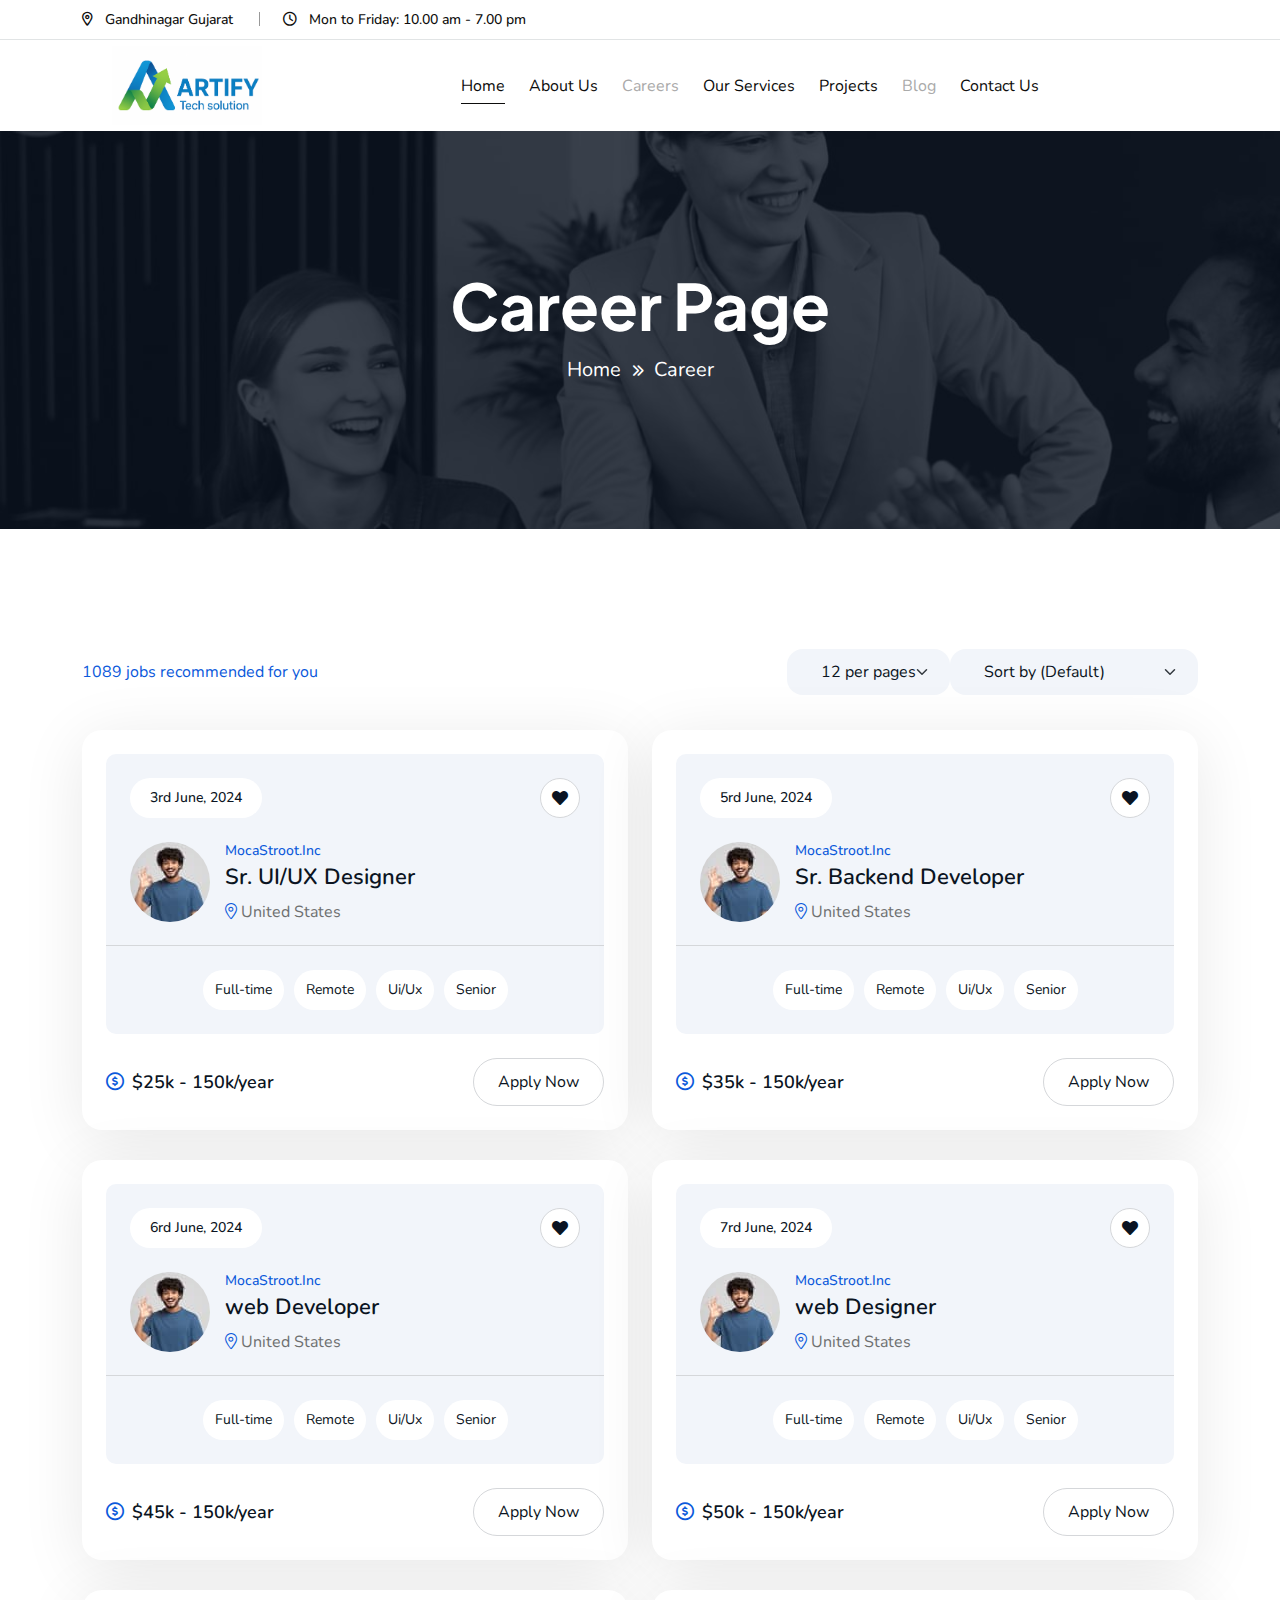
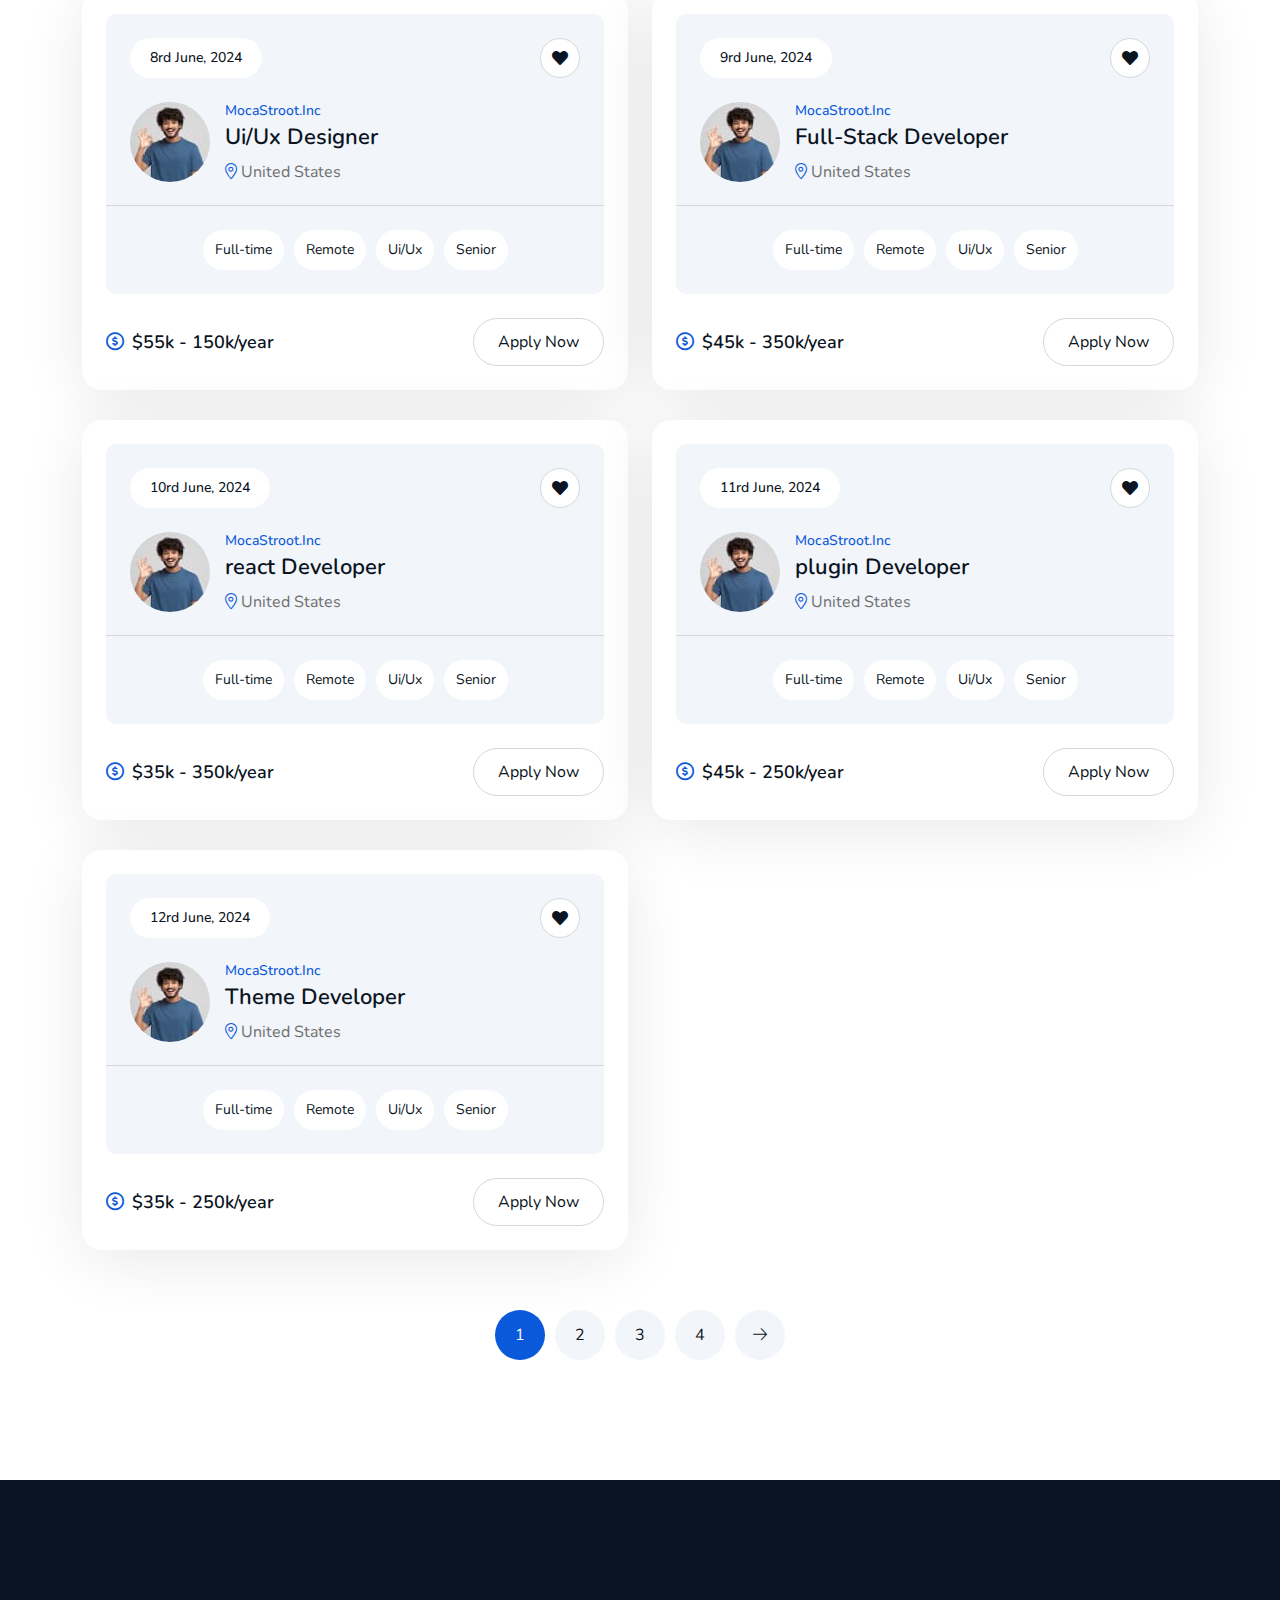
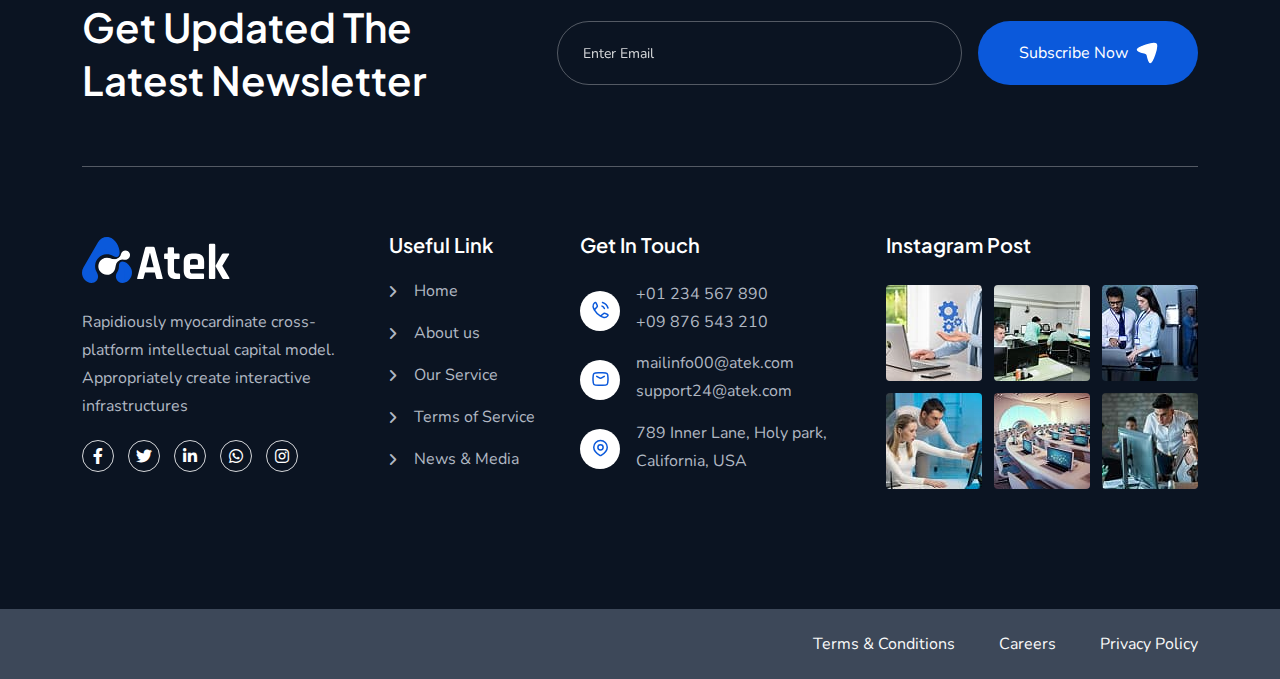
<file: career.html>
<!DOCTYPE html>
<html class="no-js" lang="zxx">
  <!-- Mirrored from html.themeholy.com/atek/demo/career.html by HTTrack Website Copier/3.x [XR&CO'2014], Sun, 18 May 2025 07:36:19 GMT -->
  <head>
    <meta charset="utf-8" />
    <meta http-equiv="x-ua-compatible" content="ie=edge" />
    <title>
      Artify Tech Solution
    </title>
    <meta name="author" content="Atek" />
    <meta
      name="description"
      content="Atek - It Business and Consulting Service Html Template"
    />
    <meta
      name="keywords"
      content="Atek - It Business and Consulting Service Html Template"
    />
    <meta name="robots" content="INDEX,FOLLOW" />
    <meta
      name="viewport"
      content="width=device-width,initial-scale=1,shrink-to-fit=no"
    />
    <link
      rel="apple-touch-icon"
      sizes="57x57"
      href="assets/img/favicons/apple-icon-57x57.png"
    />
    <link
      rel="apple-touch-icon"
      sizes="60x60"
      href="assets/img/favicons/apple-icon-60x60.png"
    />
    <link
      rel="apple-touch-icon"
      sizes="72x72"
      href="assets/img/favicons/apple-icon-72x72.png"
    />
    <link
      rel="apple-touch-icon"
      sizes="76x76"
      href="assets/img/favicons/apple-icon-76x76.png"
    />
    <link
      rel="apple-touch-icon"
      sizes="114x114"
      href="assets/img/favicons/apple-icon-114x114.png"
    />
    <link
      rel="apple-touch-icon"
      sizes="120x120"
      href="assets/img/favicons/apple-icon-120x120.png"
    />
    <link
      rel="apple-touch-icon"
      sizes="144x144"
      href="assets/img/favicons/apple-icon-144x144.png"
    />
    <link
      rel="apple-touch-icon"
      sizes="152x152"
      href="assets/img/favicons/apple-icon-152x152.png"
    />
    <link
      rel="apple-touch-icon"
      sizes="180x180"
      href="assets/img/favicons/apple-icon-180x180.png"
    />
    <link
      rel="icon"
      type="image/png"
      sizes="192x192"
      href="assets/img/favicons/android-icon-192x192.png"
    />
    <link
      rel="icon"
      type="image/png"
      sizes="32x32"
      href="assets/img/favicons/favicon-32x32.png"
    />
    <link
      rel="icon"
      type="image/png"
      sizes="96x96"
      href="assets/img/favicons/favicon-96x96.png"
    />
    <link
      rel="icon"
      type="image/png"
      sizes="16x16"
      href="assets/img/favicons/favicon-16x16.png"
    />
    <link rel="manifest" href="assets/img/favicons/manifest.json" />
    <meta name="msapplication-TileColor" content="#ffffff" />
    <meta
      name="msapplication-TileImage"
      content="assets/img/favicons/ms-icon-144x144.png"
    />
    <meta name="theme-color" content="#ffffff" />
    <link rel="preconnect" href="https://fonts.googleapis.com/" />
    <link rel="preconnect" href="https://fonts.gstatic.com/" crossorigin />
    <link rel="preconnect" href="https://fonts.googleapis.com/" />
    <link rel="preconnect" href="https://fonts.gstatic.com/" crossorigin />
    <link
      href="https://fonts.googleapis.com/css2?family=Nunito:ital,wght@0,200..1000;1,200..1000&amp;family=Plus+Jakarta+Sans:ital,wght@0,200..800;1,200..800&amp;display=swap"
      rel="stylesheet"
    />
    <link rel="stylesheet" href="assets/css/app.min.css" />
    <link rel="stylesheet" href="assets/css/fontawesome.min.css" />
    <link rel="stylesheet" href="assets/css/style.css" />
  </head>
  <body>
   
    <div class="preloader">
      <button class="th-btn preloaderCls">Cancel Preloader</button>
      <div class="preloader-inner">
        <img src="assets/img/LOGO1.png" alt="img" height="400px" width="400px"/>
       
      </div>
    </div>
    <div class="sidemenu-wrapper sidemenu-info">
      <div class="sidemenu-content">
        <button class="closeButton sideMenuCls">
          <i class="far fa-times"></i>
        </button>
        <div class="widget">
          <div class="th-widget-about">
            <div class="about-logo">
              <a href="index.html"
                ><img src="assets/img/logo2.svg" alt="Atek"
              /></a>
            </div>
            <p class="about-text">
              Quick access to essential system features, including the dashboard
              for an overview of operations, network settings for managing
              connectivity, system logs for tracking activities.
            </p>
            <div class="th-social">
              <a href="https://www.facebook.com/"
                ><i class="fab fa-facebook-f"></i
              ></a>
              <a href="https://www.twitter.com/"
                ><i class="fab fa-twitter"></i
              ></a>
              <a href="https://www.linkedin.com/"
                ><i class="fab fa-linkedin-in"></i
              ></a>
              <a href="https://www.whatsapp.com/"
                ><i class="fab fa-whatsapp"></i
              ></a>
              <a href="https://instagram.com/"
                ><i class="fab fa-instagram"></i
              ></a>
            </div>
          </div>
        </div>
        <div class="widget">
          <h3 class="widget_title">Recent Posts</h3>
          <div class="recent-post-wrap">
            <div class="recent-post d-flex align-items-center">
              <div class="media-img">
                <a href="blog-details.html"
                  ><img
                    src="assets/img/blog/recent-post-1-1.jpg"
                    alt="Blog Image"
                /></a>
              </div>
              <div class="media-body">
                <div class="recent-post-meta">
                  <a href="blog.html"
                    ><i class="far fa-calendar"></i>24 Jun , 2025</a
                  >
                </div>
                <h4 class="post-title">
                  <a class="text-inherit" href="blog-details.html"
                    >Where Vision Meets Concrete Reality</a
                  >
                </h4>
              </div>
            </div>
            <div class="recent-post d-flex align-items-center">
              <div class="media-img">
                <a href="blog-details.html"
                  ><img
                    src="assets/img/blog/recent-post-1-2.jpg"
                    alt="Blog Image"
                /></a>
              </div>
              <div class="media-body">
                <div class="recent-post-meta">
                  <a href="blog.html"
                    ><i class="far fa-calendar"></i>22 Jun , 2025</a
                  >
                </div>
                <h4 class="post-title">
                  <a class="text-inherit" href="blog-details.html"
                    >Raising the Bar in Construction.</a
                  >
                </h4>
              </div>
            </div>
          </div>
        </div>
        <div class="widget">
          <h3 class="widget_title">Get In Touch</h3>
          <div class="th-widget-contact">
            <div class="info-box_text">
              <div class="icon">
                <img src="assets/img/icon/phone.svg" alt="img" />
              </div>
              <div class="details">
                <p>
                  <a href="tel:+01234567890" class="info-box_link"
                    >+01 234 567 890</a
                  >
                </p>
                <p>
                  <a href="tel:+09876543210" class="info-box_link"
                    >+09 876 543 210</a
                  >
                </p>
              </div>
            </div>
            <div class="info-box_text">
              <div class="icon">
                <img src="assets/img/icon/envelope.svg" alt="img" />
              </div>
              <div class="details">
                <p>
                  <a href="mailto:mailinfo00@atek.com" class="info-box_link"
                    >mailinfo00@atek.com</a
                  >
                </p>
                <p>
                  <a href="mailto:support24@atek.com" class="info-box_link"
                    >support24@atek.com</a
                  >
                </p>
              </div>
            </div>
            <div class="info-box_text">
              <div class="icon">
                <img src="assets/img/icon/location-dot.svg" alt="img" />
              </div>
              <div class="details">
                <p>789 Inner Lane, Holy park, California, USA</p>
              </div>
            </div>
          </div>
        </div>
      </div>
    </div>
    <div class="popup-search-box">
      <button class="searchClose"><i class="fal fa-times"></i></button>
      <form action="#">
        <input type="text" placeholder="What are you looking for?" />
        <button type="submit"><i class="fal fa-search"></i></button>
      </form>
    </div>
   <div class="th-menu-wrapper onepage-nav">
      <div class="th-menu-area text-center">
        <button class="th-menu-toggle"><i class="fal fa-times"></i></button>
        <div class="mobile-logo">
          <a href="index.html"><img src="assets/img/LOGO1.png" height="170px" width="170px" alt="Atek" /></a>
        </div>
        <div class="th-menu-wrapper onepage-nav">
          <div class="th-menu-area text-center">
            <button class="th-menu-toggle"><i class="fal fa-times"></i></button>

            <div class="mobile-logo">
              <a href="index.html">
                <img src="assets/img/LOGO1.png" height="170px" width="170px" alt="Company Logo" />
              </a>
            </div>

            <div class="th-mobile-menu">
              <ul>
                <li><a class="active" href="index.html">Home</a></li>
                <li><a href="about.html">About Us</a></li>
                <li>
                  <span style="cursor: not-allowed; color: #aaa">Careers</span>
                </li>
                <li><a href="service.html">Our Services</a></li>
                <li><a href="project-grid.html">Projects</a></li>
                <li>
                  <span style="cursor: not-allowed; color: #aaa">Blog</span>
                </li>
                <li><a href="contact.html">Contact us</a></li>
              </ul>
            </div>
          </div>
        </div>
      </div>
    </div>

    <header class="th-header header-layout1">
      <div class="header-top">
        <div class="container th-container">
          <div
            class="row justify-content-center justify-content-xl-between align-items-center"
          >
            <div class="col-auto d-none d-md-block">
              <div class="header-links">
                <ul>
                  <li class="d-none d-xl-inline-block">
                    <i class="fa-sharp fa-regular fa-location-dot"></i>
                    <span>Gandhinagar Gujarat</span>
                  </li>
                  <li class="d-none d-xl-inline-block">
                    <i class="fa-regular fa-clock"></i>
                    <span>Mon to Friday: 10.00 am - 7.00 pm</span>
                  </li>
                </ul>
              </div>
            </div>
            <div class="col-auto">
              
            </div>
          </div>
        </div>
      </div>
      <div class="sticky-wrapper">
        <div class="menu-area">
          <div class="container th-container">
            <div class="row align-items-center justify-content-between">
              <div class="col-auto">
                <div class="header-logo">
                <img src="assets/img/LOGO.png" alt="Company Logo" width="150px" height="200px" style="margin-left: 30px;" height="auto" />
                </div>
              </div>
              <div class="col-auto me-xxl-auto">
                <nav class="main-menu d-none d-xl-inline-block">
                  <ul>
                    <li class=" mega-menu-wrap">
                      <a class="active" href="index.html">Home</a>
                      
                    </li>
                    <li class="">
                      <a href="about.html">About Us</a>
                      
                    </li>
                   <li class="">
                      <span style="cursor: not-allowed; color: #aaa"
                        >Careers</span
                      >
                    </li>
                    <li class="">
                      <a href="service.html">Our Services</a>
                     
                    </li>
                    <li class="">
                      <a href="project-grid.html">Projects</a>
                     
                    </li>
                    <li class="">
                     
                       <span style="cursor: not-allowed; color: #aaa"
                        >Blog</span
                      >
                      
                    </li>
                    <li class="">
                      <a href="contact.html">Contact us</a>
                    
                    </li>
                  </ul>
                </nav>
                <button type="button" class="th-menu-toggle d-block d-xl-none">
                  <i class="far fa-bars"></i>
                </button>
              </div>
              <div class="col-auto d-none d-xl-block">
                <div class="header-button">
                  <!-- <button type="button" class="icon-btn searchBoxToggler">
                    <img src="assets/img/icon/search.svg" alt="icon" />
                  </button> -->
                  <a href="contact.html" class="th-btn th-icon"
                    >Get In Touch <i class="fa-light fa-arrow-right-long"></i
                  ></a>
                </div>
              </div>
            </div>
          </div>
          <div
            class="logo-bg"
            data-mask-src="assets/img/logo_bg_mask.png"
          ></div>
        </div>
      </div>
    </header>
    <div class="breadcumb-wrapper" data-bg-src="assets/img/bg/breadcumb-bg.jpg">
      <div class="container">
        <div class="breadcumb-content">
          <h1 class="breadcumb-title">Career Page</h1>
          <ul class="breadcumb-menu">
            <li><a href="index.html">Home</a></li>
            <li>Career</li>
          </ul>
        </div>
      </div>
    </div>
    <div class="space">
      <div class="container">
        <div class="th-sort-bar">
          <div class="row justify-content-between align-items-center">
            <div class="col-lg">
              <p class="woocommerce-result-count">
                1089 jobs recommended for you
              </p>
            </div>
            <div class="col-lg-auto">
              <div class="woocommerce-wrapper d-flex align-items-center">
                <form class="woocommerce-ordering" method="get">
                  <select
                    name="orderby"
                    class="orderby"
                    aria-label="Shop order"
                  >
                    <option value="menu_order" selected="selected">
                      12 per pages
                    </option>
                    <option value="popularity">1 per pages</option>
                    <option value="rating">2 per pages</option>
                    <option value="date">3 per pages</option>
                    <option value="price">4 per pages</option>
                    <option value="price">....</option>
                    <option value="price-desc">12 per pages</option>
                  </select>
                </form>
                <form class="woocommerce-ordering" method="get">
                  <select
                    name="orderby"
                    class="orderby"
                    aria-label="Shop order"
                  >
                    <option value="menu_order" selected="selected">
                      Sort by (Default)
                    </option>
                    <option value="popularity">Sort by popularity</option>
                    <option value="rating">Sort by average rating</option>
                    <option value="date">Sort by latest</option>
                    <option value="price">Sort by price: low to high</option>
                    <option value="price-desc">
                      Sort by price: high to low
                    </option>
                  </select>
                </form>
              </div>
            </div>
          </div>
        </div>
        <div class="row gy-30">
          <div class="col-lg-6 col-xxl-4">
            <div class="job-post white-bg">
              <div class="job-content smoke-bg">
                <div
                  class="job-post_date d-flex align-items-center justify-content-between"
                >
                  <span class="date">3rd June, 2024</span>
                  <div class="icon"><i class="fa-solid fa-heart"></i></div>
                </div>
                <div
                  class="job-post_author d-sm-flex align-items-center text-center text-sm-start"
                >
                  <div class="job-author">
                    <img src="assets/img/career/career-logo.jpg" alt="Image" />
                  </div>
                  <div class="author-info">
                    <span class="company-name">MocaStroot.Inc</span>
                    <span class="job-title">Sr. UI/UX Designer</span>
                    <span class="location"
                      ><i class="fa-light fa-location-dot"></i> United
                      States</span
                    >
                  </div>
                </div>
                <div class="job-category">
                  <a href="#">Full-time</a> <a href="#">Remote</a>
                  <a href="#">Ui/Ux</a> <a href="#">Senior</a>
                </div>
              </div>
              <div
                class="job-wrapper d-sm-flex align-items-center justify-content-between text-center text-sm-start"
              >
                <span class="price"
                  ><i class="fa-sharp fa-regular fa-circle-dollar me-2"></i>$25k
                  - 150k/year</span
                >
                <a href="career-details.html"
                  ><span class="th-btn style3">Apply Now</span></a
                >
              </div>
            </div>
          </div>
          <div class="col-lg-6 col-xxl-4">
            <div class="job-post white-bg">
              <div class="job-content smoke-bg">
                <div
                  class="job-post_date d-flex align-items-center justify-content-between"
                >
                  <span class="date">5rd June, 2024</span>
                  <div class="icon"><i class="fa-solid fa-heart"></i></div>
                </div>
                <div
                  class="job-post_author d-sm-flex align-items-center text-center text-sm-start"
                >
                  <div class="job-author">
                    <img src="assets/img/career/career-logo.jpg" alt="Image" />
                  </div>
                  <div class="author-info">
                    <span class="company-name">MocaStroot.Inc</span>
                    <span class="job-title">Sr. Backend Developer</span>
                    <span class="location"
                      ><i class="fa-light fa-location-dot"></i> United
                      States</span
                    >
                  </div>
                </div>
                <div class="job-category">
                  <a href="#">Full-time</a> <a href="#">Remote</a>
                  <a href="#">Ui/Ux</a> <a href="#">Senior</a>
                </div>
              </div>
              <div
                class="job-wrapper d-sm-flex align-items-center justify-content-between text-center text-sm-start"
              >
                <span class="price"
                  ><i class="fa-sharp fa-regular fa-circle-dollar me-2"></i>$35k
                  - 150k/year</span
                >
                <a href="career-details.html"
                  ><span class="th-btn style3">Apply Now</span></a
                >
              </div>
            </div>
          </div>
          <div class="col-lg-6 col-xxl-4">
            <div class="job-post white-bg">
              <div class="job-content smoke-bg">
                <div
                  class="job-post_date d-flex align-items-center justify-content-between"
                >
                  <span class="date">6rd June, 2024</span>
                  <div class="icon"><i class="fa-solid fa-heart"></i></div>
                </div>
                <div
                  class="job-post_author d-sm-flex align-items-center text-center text-sm-start"
                >
                  <div class="job-author">
                    <img src="assets/img/career/career-logo.jpg" alt="Image" />
                  </div>
                  <div class="author-info">
                    <span class="company-name">MocaStroot.Inc</span>
                    <span class="job-title">web Developer</span>
                    <span class="location"
                      ><i class="fa-light fa-location-dot"></i> United
                      States</span
                    >
                  </div>
                </div>
                <div class="job-category">
                  <a href="#">Full-time</a> <a href="#">Remote</a>
                  <a href="#">Ui/Ux</a> <a href="#">Senior</a>
                </div>
              </div>
              <div
                class="job-wrapper d-sm-flex align-items-center justify-content-between text-center text-sm-start"
              >
                <span class="price"
                  ><i class="fa-sharp fa-regular fa-circle-dollar me-2"></i>$45k
                  - 150k/year</span
                >
                <a href="career-details.html"
                  ><span class="th-btn style3">Apply Now</span></a
                >
              </div>
            </div>
          </div>
          <div class="col-lg-6 col-xxl-4">
            <div class="job-post white-bg">
              <div class="job-content smoke-bg">
                <div
                  class="job-post_date d-flex align-items-center justify-content-between"
                >
                  <span class="date">7rd June, 2024</span>
                  <div class="icon"><i class="fa-solid fa-heart"></i></div>
                </div>
                <div
                  class="job-post_author d-sm-flex align-items-center text-center text-sm-start"
                >
                  <div class="job-author">
                    <img src="assets/img/career/career-logo.jpg" alt="Image" />
                  </div>
                  <div class="author-info">
                    <span class="company-name">MocaStroot.Inc</span>
                    <span class="job-title">web Designer</span>
                    <span class="location"
                      ><i class="fa-light fa-location-dot"></i> United
                      States</span
                    >
                  </div>
                </div>
                <div class="job-category">
                  <a href="#">Full-time</a> <a href="#">Remote</a>
                  <a href="#">Ui/Ux</a> <a href="#">Senior</a>
                </div>
              </div>
              <div
                class="job-wrapper d-sm-flex align-items-center justify-content-between text-center text-sm-start"
              >
                <span class="price"
                  ><i class="fa-sharp fa-regular fa-circle-dollar me-2"></i>$50k
                  - 150k/year</span
                >
                <a href="career-details.html"
                  ><span class="th-btn style3">Apply Now</span></a
                >
              </div>
            </div>
          </div>
          <div class="col-lg-6 col-xxl-4">
            <div class="job-post white-bg">
              <div class="job-content smoke-bg">
                <div
                  class="job-post_date d-flex align-items-center justify-content-between"
                >
                  <span class="date">8rd June, 2024</span>
                  <div class="icon"><i class="fa-solid fa-heart"></i></div>
                </div>
                <div
                  class="job-post_author d-sm-flex align-items-center text-center text-sm-start"
                >
                  <div class="job-author">
                    <img src="assets/img/career/career-logo.jpg" alt="Image" />
                  </div>
                  <div class="author-info">
                    <span class="company-name">MocaStroot.Inc</span>
                    <span class="job-title">Ui/Ux Designer</span>
                    <span class="location"
                      ><i class="fa-light fa-location-dot"></i> United
                      States</span
                    >
                  </div>
                </div>
                <div class="job-category">
                  <a href="#">Full-time</a> <a href="#">Remote</a>
                  <a href="#">Ui/Ux</a> <a href="#">Senior</a>
                </div>
              </div>
              <div
                class="job-wrapper d-sm-flex align-items-center justify-content-between text-center text-sm-start"
              >
                <span class="price"
                  ><i class="fa-sharp fa-regular fa-circle-dollar me-2"></i>$55k
                  - 150k/year</span
                >
                <a href="career-details.html"
                  ><span class="th-btn style3">Apply Now</span></a
                >
              </div>
            </div>
          </div>
          <div class="col-lg-6 col-xxl-4">
            <div class="job-post white-bg">
              <div class="job-content smoke-bg">
                <div
                  class="job-post_date d-flex align-items-center justify-content-between"
                >
                  <span class="date">9rd June, 2024</span>
                  <div class="icon"><i class="fa-solid fa-heart"></i></div>
                </div>
                <div
                  class="job-post_author d-sm-flex align-items-center text-center text-sm-start"
                >
                  <div class="job-author">
                    <img src="assets/img/career/career-logo.jpg" alt="Image" />
                  </div>
                  <div class="author-info">
                    <span class="company-name">MocaStroot.Inc</span>
                    <span class="job-title">Full-Stack Developer</span>
                    <span class="location"
                      ><i class="fa-light fa-location-dot"></i> United
                      States</span
                    >
                  </div>
                </div>
                <div class="job-category">
                  <a href="#">Full-time</a> <a href="#">Remote</a>
                  <a href="#">Ui/Ux</a> <a href="#">Senior</a>
                </div>
              </div>
              <div
                class="job-wrapper d-sm-flex align-items-center justify-content-between text-center text-sm-start"
              >
                <span class="price"
                  ><i class="fa-sharp fa-regular fa-circle-dollar me-2"></i>$45k
                  - 350k/year</span
                >
                <a href="career-details.html"
                  ><span class="th-btn style3">Apply Now</span></a
                >
              </div>
            </div>
          </div>
          <div class="col-lg-6 col-xxl-4">
            <div class="job-post white-bg">
              <div class="job-content smoke-bg">
                <div
                  class="job-post_date d-flex align-items-center justify-content-between"
                >
                  <span class="date">10rd June, 2024</span>
                  <div class="icon"><i class="fa-solid fa-heart"></i></div>
                </div>
                <div
                  class="job-post_author d-sm-flex align-items-center text-center text-sm-start"
                >
                  <div class="job-author">
                    <img src="assets/img/career/career-logo.jpg" alt="Image" />
                  </div>
                  <div class="author-info">
                    <span class="company-name">MocaStroot.Inc</span>
                    <span class="job-title">react Developer</span>
                    <span class="location"
                      ><i class="fa-light fa-location-dot"></i> United
                      States</span
                    >
                  </div>
                </div>
                <div class="job-category">
                  <a href="#">Full-time</a> <a href="#">Remote</a>
                  <a href="#">Ui/Ux</a> <a href="#">Senior</a>
                </div>
              </div>
              <div
                class="job-wrapper d-sm-flex align-items-center justify-content-between text-center text-sm-start"
              >
                <span class="price"
                  ><i class="fa-sharp fa-regular fa-circle-dollar me-2"></i>$35k
                  - 350k/year</span
                >
                <a href="career-details.html"
                  ><span class="th-btn style3">Apply Now</span></a
                >
              </div>
            </div>
          </div>
          <div class="col-lg-6 col-xxl-4">
            <div class="job-post white-bg">
              <div class="job-content smoke-bg">
                <div
                  class="job-post_date d-flex align-items-center justify-content-between"
                >
                  <span class="date">11rd June, 2024</span>
                  <div class="icon"><i class="fa-solid fa-heart"></i></div>
                </div>
                <div
                  class="job-post_author d-sm-flex align-items-center text-center text-sm-start"
                >
                  <div class="job-author">
                    <img src="assets/img/career/career-logo.jpg" alt="Image" />
                  </div>
                  <div class="author-info">
                    <span class="company-name">MocaStroot.Inc</span>
                    <span class="job-title">plugin Developer</span>
                    <span class="location"
                      ><i class="fa-light fa-location-dot"></i> United
                      States</span
                    >
                  </div>
                </div>
                <div class="job-category">
                  <a href="#">Full-time</a> <a href="#">Remote</a>
                  <a href="#">Ui/Ux</a> <a href="#">Senior</a>
                </div>
              </div>
              <div
                class="job-wrapper d-sm-flex align-items-center justify-content-between text-center text-sm-start"
              >
                <span class="price"
                  ><i class="fa-sharp fa-regular fa-circle-dollar me-2"></i>$45k
                  - 250k/year</span
                >
                <a href="career-details.html"
                  ><span class="th-btn style3">Apply Now</span></a
                >
              </div>
            </div>
          </div>
          <div class="col-lg-6 col-xxl-4">
            <div class="job-post white-bg">
              <div class="job-content smoke-bg">
                <div
                  class="job-post_date d-flex align-items-center justify-content-between"
                >
                  <span class="date">12rd June, 2024</span>
                  <div class="icon"><i class="fa-solid fa-heart"></i></div>
                </div>
                <div
                  class="job-post_author d-sm-flex align-items-center text-center text-sm-start"
                >
                  <div class="job-author">
                    <img src="assets/img/career/career-logo.jpg" alt="Image" />
                  </div>
                  <div class="author-info">
                    <span class="company-name">MocaStroot.Inc</span>
                    <span class="job-title">Theme Developer</span>
                    <span class="location"
                      ><i class="fa-light fa-location-dot"></i> United
                      States</span
                    >
                  </div>
                </div>
                <div class="job-category">
                  <a href="#">Full-time</a> <a href="#">Remote</a>
                  <a href="#">Ui/Ux</a> <a href="#">Senior</a>
                </div>
              </div>
              <div
                class="job-wrapper d-sm-flex align-items-center justify-content-between text-center text-sm-start"
              >
                <span class="price"
                  ><i class="fa-sharp fa-regular fa-circle-dollar me-2"></i>$35k
                  - 250k/year</span
                >
                <a href="career-details.html"
                  ><span class="th-btn style3">Apply Now</span></a
                >
              </div>
            </div>
          </div>
        </div>
        <div class="th-pagination mt-60 text-center mb-0">
          <ul>
            <li><a class="active" href="blog.html">1</a></li>
            <li><a href="blog.html">2</a></li>
            <li><a href="blog.html">3</a></li>
            <li><a href="blog.html">4</a></li>
            <li>
              <a class="next-page" href="blog.html"
                ><i class="fa-sharp fa-light fa-arrow-right"></i
              ></a>
            </li>
          </ul>
        </div>
      </div>
    </div>
    <footer class="footer-wrapper footer-layout1 black-bg space-top">
      <div class="widget-area">
        <div class="container">
          <div class="newsletter-area">
            <div class="newsletter-top">
              <div class="row gy-4 align-items-center">
                <div class="col-lg-5">
                  <h2 class="newsletter-title text-white text-capitalize mb-0">
                    get updated the latest newsletter
                  </h2>
                </div>
                <div class="col-lg-7">
                  <form class="newsletter-form">
                    <input
                      class="form-control"
                      type="email"
                      placeholder="Enter Email"
                      required=""
                    />
                    <button type="submit" class="th-btn style3">
                      Subscribe Now
                      <img src="assets/img/icon/plane.svg" alt="" />
                    </button>
                  </form>
                </div>
              </div>
            </div>
          </div>
          <div class="row justify-content-between">
            <div class="col-md-6 col-xl-3">
              <div class="widget footer-widget">
                <div class="th-widget-about">
                  <div class="about-logo">
                    <a href="index.html"
                      ><img src="assets/img/logo3.svg" alt="Atek"
                    /></a>
                  </div>
                  <p class="about-text">
                    Rapidiously myocardinate cross-platform intellectual capital
                    model. Appropriately create interactive infrastructures
                  </p>
                  <div class="th-social">
                    <a href="https://www.facebook.com/"
                      ><i class="fab fa-facebook-f"></i
                    ></a>
                    <a href="https://www.twitter.com/"
                      ><i class="fab fa-twitter"></i
                    ></a>
                    <a href="https://www.linkedin.com/"
                      ><i class="fab fa-linkedin-in"></i
                    ></a>
                    <a href="https://www.whatsapp.com/"
                      ><i class="fab fa-whatsapp"></i
                    ></a>
                    <a href="https://instagram.com/"
                      ><i class="fab fa-instagram"></i
                    ></a>
                  </div>
                </div>
              </div>
            </div>
            <div class="col-md-6 col-xl-auto">
              <div class="widget widget_nav_menu footer-widget">
                <h3 class="widget_title">Useful Link</h3>
                <div class="menu-all-pages-container">
                  <ul class="menu">
                    <li><a href="index.html">Home</a></li>
                    <li><a href="about.html">About us</a></li>
                    <li><a href="service.html">Our Service</a></li>
                    <li><a href="contact.html">Terms of Service</a></li>
                    <li><a href="service.html">News & Media</a></li>
                  </ul>
                </div>
              </div>
            </div>
            <div class="col-md-6 col-xl-auto">
              <div class="widget footer-widget">
                <h3 class="widget_title">Get In Touch</h3>
                <div class="th-widget-contact">
                  <div class="info-box_text">
                    <div class="icon">
                      <img src="assets/img/icon/phone.svg" alt="img" />
                    </div>
                    <div class="details">
                      <p>
                        <a href="tel:+01234567890" class="info-box_link"
                          >+01 234 567 890</a
                        >
                      </p>
                      <p>
                        <a href="tel:+09876543210" class="info-box_link"
                          >+09 876 543 210</a
                        >
                      </p>
                    </div>
                  </div>
                  <div class="info-box_text">
                    <div class="icon">
                      <img src="assets/img/icon/envelope.svg" alt="img" />
                    </div>
                    <div class="details">
                      <p>
                        <a
                          href="mailto:mailinfo00@atek.com"
                          class="info-box_link"
                          >mailinfo00@atek.com</a
                        >
                      </p>
                      <p>
                        <a
                          href="mailto:support24@atek.com"
                          class="info-box_link"
                          >support24@atek.com</a
                        >
                      </p>
                    </div>
                  </div>
                  <div class="info-box_text">
                    <div class="icon">
                      <img src="assets/img/icon/location-dot.svg" alt="img" />
                    </div>
                    <div class="details">
                      <p>
                        <a
                          href="https://maps.app.goo.gl/QyH2fFoJ9fii93mt7"
                          target="_blank"
                          >789 Inner Lane, Holy park, California, USA</a
                        >
                      </p>
                    </div>
                  </div>
                </div>
              </div>
            </div>
            <div class="col-md-6 col-xl-auto">
              <div class="widget footer-widget">
                <h3 class="widget_title">Instagram Post</h3>
                <div class="sidebar-gallery">
                  <div class="gallery-thumb">
                    <img
                      src="assets/img/widget/gallery_1_1.jpg"
                      alt="Gallery Image"
                    />
                    <a
                      target="_blank"
                      href="https://www.instagram.com/"
                      class="gallery-btn"
                      ><i class="fab fa-instagram"></i
                    ></a>
                  </div>
                  <div class="gallery-thumb">
                    <img
                      src="assets/img/widget/gallery_1_2.jpg"
                      alt="Gallery Image"
                    />
                    <a
                      target="_blank"
                      href="https://www.instagram.com/"
                      class="gallery-btn"
                      ><i class="fab fa-instagram"></i
                    ></a>
                  </div>
                  <div class="gallery-thumb">
                    <img
                      src="assets/img/widget/gallery_1_3.jpg"
                      alt="Gallery Image"
                    />
                    <a
                      target="_blank"
                      href="https://www.instagram.com/"
                      class="gallery-btn"
                      ><i class="fab fa-instagram"></i
                    ></a>
                  </div>
                  <div class="gallery-thumb">
                    <img
                      src="assets/img/widget/gallery_1_4.jpg"
                      alt="Gallery Image"
                    />
                    <a
                      target="_blank"
                      href="https://www.instagram.com/"
                      class="gallery-btn"
                      ><i class="fab fa-instagram"></i
                    ></a>
                  </div>
                  <div class="gallery-thumb">
                    <img
                      src="assets/img/widget/gallery_1_5.jpg"
                      alt="Gallery Image"
                    />
                    <a
                      target="_blank"
                      href="https://www.instagram.com/"
                      class="gallery-btn"
                      ><i class="fab fa-instagram"></i
                    ></a>
                  </div>
                  <div class="gallery-thumb">
                    <img
                      src="assets/img/widget/gallery_1_6.jpg"
                      alt="Gallery Image"
                    />
                    <a
                      target="_blank"
                      href="https://www.instagram.com/"
                      class="gallery-btn"
                      ><i class="fab fa-instagram"></i
                    ></a>
                  </div>
                </div>
              </div>
            </div>
          </div>
        </div>
      </div>
      <div class="copyright-wrap">
        <div class="container">
          <div class="row justify-content-lg-between align-items-center">
            <div class="col-lg-6">
            
            </div>
            <div class="col-lg-6 text-center text-lg-end">
              <div class="footer-links">
                <ul>
                  <li><a href="about.html">Terms & Conditions</a></li>
                  <li><a href="about.html">Careers</a></li>
                  <li><a href="about.html">Privacy Policy</a></li>
                </ul>
              </div>
            </div>
          </div>
        </div>
      </div>
    </footer>
    <div class="scroll-top">
      <svg
        class="progress-circle svg-content"
        width="100%"
        height="100%"
        viewBox="-1 -1 102 102"
      >
        <path
          d="M50,1 a49,49 0 0,1 0,98 a49,49 0 0,1 0,-98"
          style="
            transition: stroke-dashoffset 10ms linear 0s;
            stroke-dasharray: 307.919, 307.919;
            stroke-dashoffset: 307.919;
          "
        ></path>
      </svg>
    </div>
    <script src="assets/js/vendor/jquery-3.7.1.min.js"></script>
    <script src="assets/js/app.min.js"></script>
    <script src="assets/js/main.js"></script>
  </body>
  <!-- Mirrored from html.themeholy.com/atek/demo/career.html by HTTrack Website Copier/3.x [XR&CO'2014], Sun, 18 May 2025 07:36:19 GMT -->
</html>
</file>
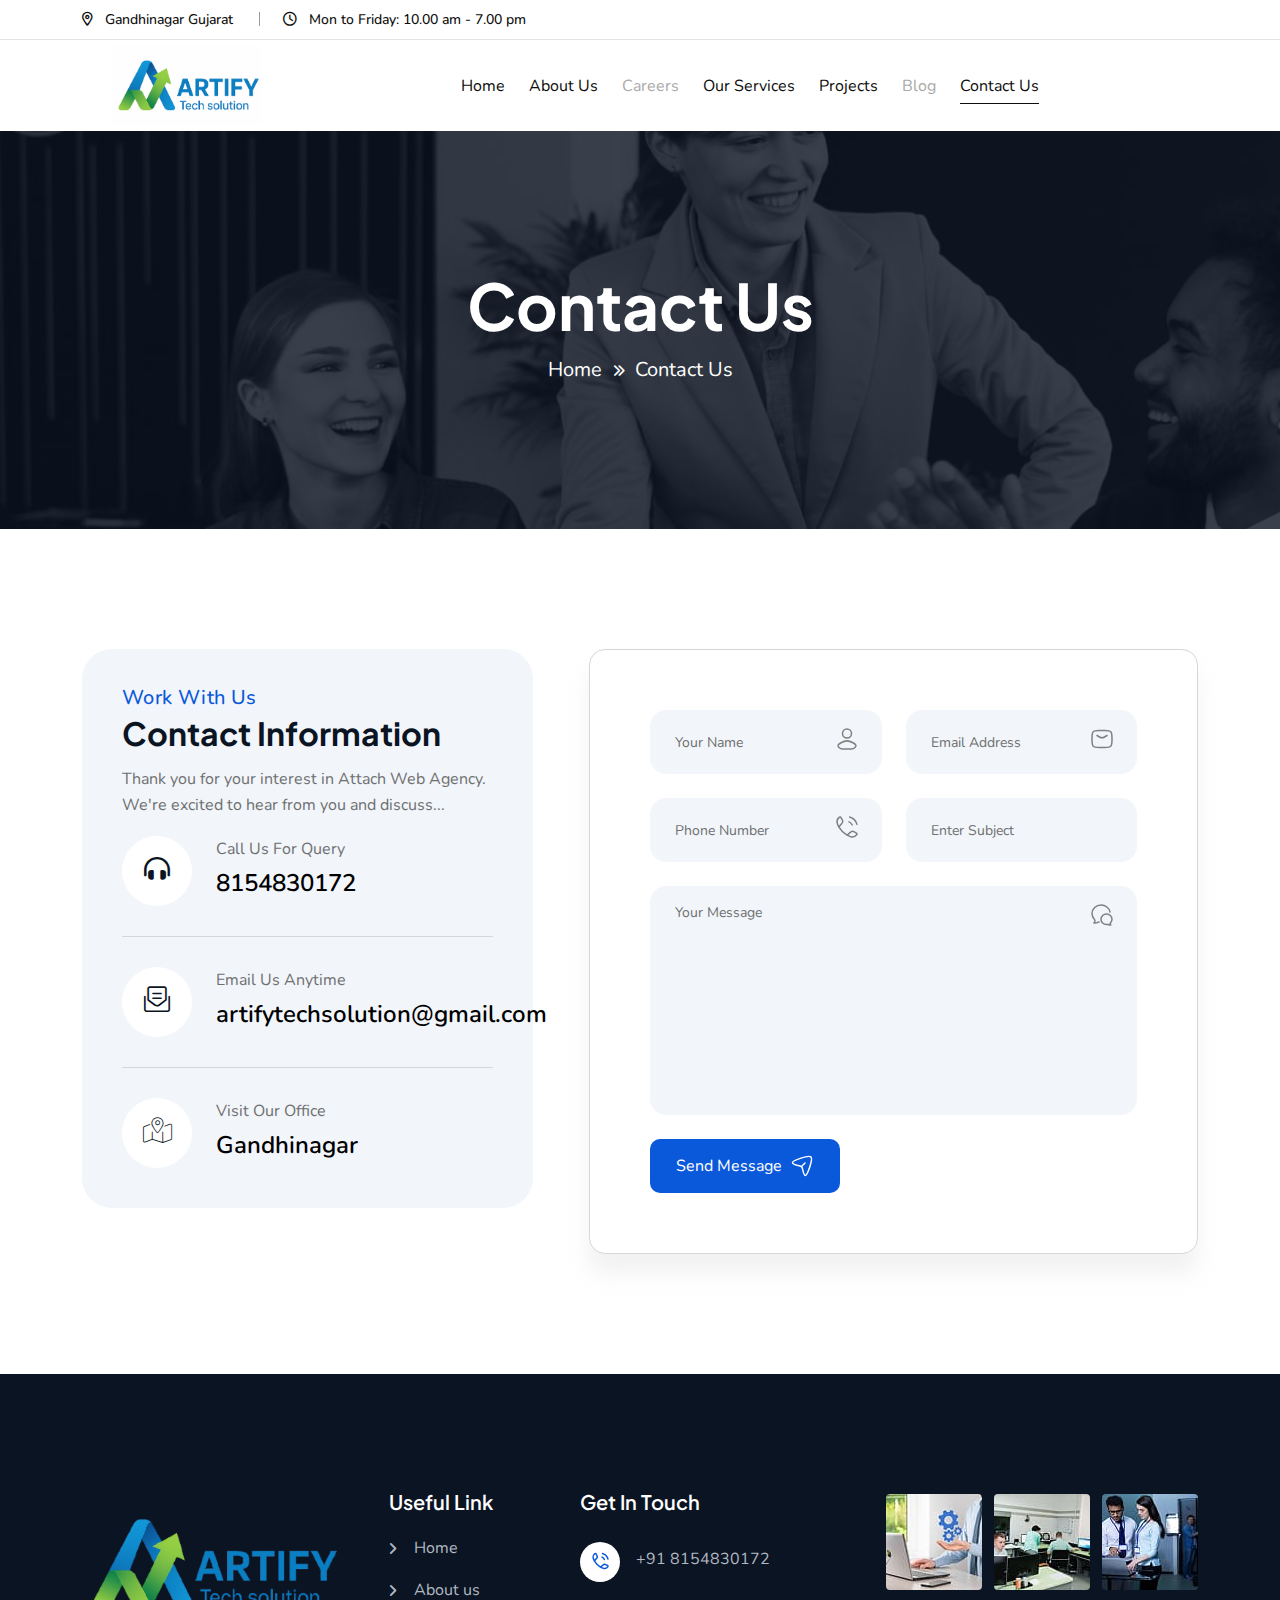
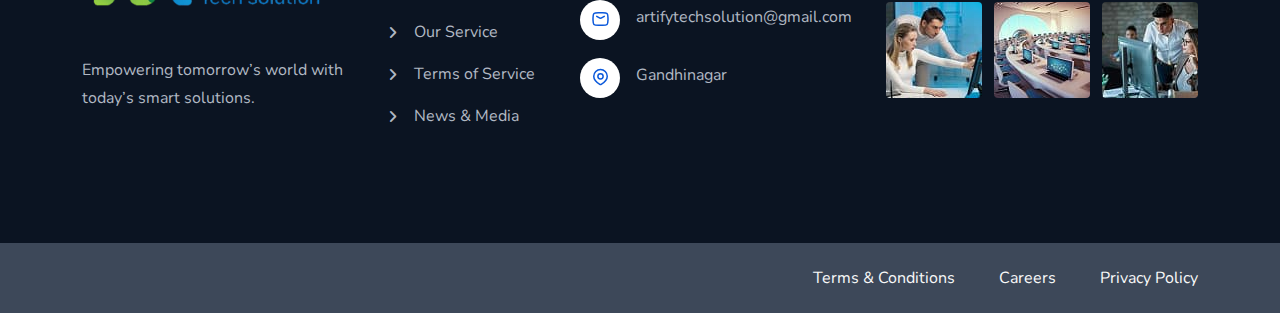
<file: contact.html>
<!DOCTYPE html>
<html class="no-js" lang="zxx">
  <!-- Mirrored from html.themeholy.com/atek/demo/contact.html by HTTrack Website Copier/3.x [XR&CO'2014], Sun, 18 May 2025 07:36:37 GMT -->
  <head>
    <meta charset="utf-8" />

    <meta http-equiv="x-ua-compatible" content="ie=edge" />
    <title>
     Artify Tech Solution
    </title>
    <meta name="author" content="Atek" />
    <meta
      name="description"
      content="Atek - It Business and Consulting Service Html Template"
    />
    <meta
      name="keywords"
      content="Atek - It Business and Consulting Service Html Template"
    />
    <meta name="robots" content="INDEX,FOLLOW" />
    <meta
      name="viewport"
      content="width=device-width,initial-scale=1,shrink-to-fit=no"
    />
    <link
      rel="apple-touch-icon"
      sizes="57x57"
      href="assets/img/favicons/apple-icon-57x57.png"
    />
    <link
      rel="apple-touch-icon"
      sizes="60x60"
      href="assets/img/favicons/apple-icon-60x60.png"
    />
    <link
      rel="apple-touch-icon"
      sizes="72x72"
      href="assets/img/favicons/apple-icon-72x72.png"
    />
    <link
      rel="apple-touch-icon"
      sizes="76x76"
      href="assets/img/favicons/apple-icon-76x76.png"
    />
    <link
      rel="apple-touch-icon"
      sizes="114x114"
      href="assets/img/favicons/apple-icon-114x114.png"
    />
    <link
      rel="apple-touch-icon"
      sizes="120x120"
      href="assets/img/favicons/apple-icon-120x120.png"
    />
    <link
      rel="apple-touch-icon"
      sizes="144x144"
      href="assets/img/favicons/apple-icon-144x144.png"
    />
    <link
      rel="apple-touch-icon"
      sizes="152x152"
      href="assets/img/favicons/apple-icon-152x152.png"
    />
    <link
      rel="apple-touch-icon"
      sizes="180x180"
      href="assets/img/favicons/apple-icon-180x180.png"
    />
    <link
      rel="icon"
      type="image/png"
      sizes="192x192"
      href="assets/img/favicons/android-icon-192x192.png"
    />
    <link
      rel="icon"
      type="image/png"
      sizes="32x32"
      href="assets/img/favicons/favicon-32x32.png"
    />
    <link
      rel="icon"
      type="image/png"
      sizes="96x96"
      href="assets/img/favicons/favicon-96x96.png"
    />
    <link
      rel="icon"
      type="image/png"
      sizes="16x16"
      href="assets/img/favicons/favicon-16x16.png"
    />
    <link rel="manifest" href="assets/img/favicons/manifest.json" />
    <meta name="msapplication-TileColor" content="#ffffff" />
    <meta
      name="msapplication-TileImage"
      content="assets/img/favicons/ms-icon-144x144.png"
    />
    <meta name="theme-color" content="#ffffff" />
    <link rel="preconnect" href="https://fonts.googleapis.com/" />
    <link rel="preconnect" href="https://fonts.gstatic.com/" crossorigin />
    <link rel="preconnect" href="https://fonts.googleapis.com/" />
    <link rel="preconnect" href="https://fonts.gstatic.com/" crossorigin />
    <link
      href="https://fonts.googleapis.com/css2?family=Nunito:ital,wght@0,200..1000;1,200..1000&amp;family=Plus+Jakarta+Sans:ital,wght@0,200..800;1,200..800&amp;display=swap"
      rel="stylesheet"
    />
    <link rel="stylesheet" href="assets/css/app.min.css" />
    <link rel="stylesheet" href="assets/css/fontawesome.min.css" />
    <link rel="stylesheet" href="assets/css/style.css" />
  </head>
  <body>
 
     <div class="preloader">
      <button class="th-btn preloaderCls">Cancel Preloader</button>
      <div class="preloader-inner">
        <img src="assets/img/LOGO1.png" alt="img" height="400px" width="400px"/>
       
      </div>
    </div>
    <div class="sidemenu-wrapper sidemenu-info">
      <div class="sidemenu-content">
        <button class="closeButton sideMenuCls">
          <i class="far fa-times"></i>
        </button>
        <div class="widget">
          <div class="th-widget-about">
            <div class="about-logo">
              <a href="index.html"
                ><img src="assets/img/logo2.svg" alt="Atek"
              /></a>
            </div>
            <p class="about-text">
              Quick access to essential system features, including the dashboard
              for an overview of operations, network settings for managing
              connectivity, system logs for tracking activities.
            </p>
            <div class="th-social">
              <a href="https://www.facebook.com/"
                ><i class="fab fa-facebook-f"></i
              ></a>
              <a href="https://www.twitter.com/"
                ><i class="fab fa-twitter"></i
              ></a>
              <a href="https://www.linkedin.com/"
                ><i class="fab fa-linkedin-in"></i
              ></a>
              <a href="https://www.whatsapp.com/"
                ><i class="fab fa-whatsapp"></i
              ></a>
              <a href="https://instagram.com/"
                ><i class="fab fa-instagram"></i
              ></a>
            </div>
          </div>
        </div>
        <div class="widget">
          <h3 class="widget_title">Recent Posts</h3>
          <div class="recent-post-wrap">
            <div class="recent-post d-flex align-items-center">
              <div class="media-img">
                <a href="blog-details.html"
                  ><img
                    src="assets/img/blog/recent-post-1-1.jpg"
                    alt="Blog Image"
                /></a>
              </div>
              <div class="media-body">
                <div class="recent-post-meta">
                  <a href="blog.html"
                    ><i class="far fa-calendar"></i>24 Jun , 2025</a
                  >
                </div>
                <h4 class="post-title">
                  <a class="text-inherit" href="blog-details.html"
                    >Where Vision Meets Concrete Reality</a
                  >
                </h4>
              </div>
            </div>
            <div class="recent-post d-flex align-items-center">
              <div class="media-img">
                <a href="blog-details.html"
                  ><img
                    src="assets/img/blog/recent-post-1-2.jpg"
                    alt="Blog Image"
                /></a>
              </div>
              <div class="media-body">
                <div class="recent-post-meta">
                  <a href="blog.html"
                    ><i class="far fa-calendar"></i>22 Jun , 2025</a
                  >
                </div>
                <h4 class="post-title">
                  <a class="text-inherit" href="blog-details.html"
                    >Raising the Bar in Construction.</a
                  >
                </h4>
              </div>
            </div>
          </div>
        </div>
        <div class="widget">
          <h3 class="widget_title">Get In Touch</h3>
          <div class="th-widget-contact">
            <div class="info-box_text">
              <div class="icon">
                <img src="assets/img/icon/phone.svg" alt="img" />
              </div>
              <div class="details">
                <p>
                  <a href="tel:+01234567890" class="info-box_link"
                    >+01 234 567 890</a
                  >
                </p>
                <p>
                  <a href="tel:+09876543210" class="info-box_link"
                    >+09 876 543 210</a
                  >
                </p>
              </div>
            </div>
            <div class="info-box_text">
              <div class="icon">
                <img src="assets/img/icon/envelope.svg" alt="img" />
              </div>
              <div class="details">
                <p>
                  <a href="mailto:mailinfo00@atek.com" class="info-box_link"
                    >mailinfo00@atek.com</a
                  >
                </p>
                <p>
                  <a href="mailto:support24@atek.com" class="info-box_link"
                    >support24@atek.com</a
                  >
                </p>
              </div>
            </div>
            <div class="info-box_text">
              <div class="icon">
                <img src="assets/img/icon/location-dot.svg" alt="img" />
              </div>
              <div class="details">
                <p>789 Inner Lane, Holy park, California, USA</p>
              </div>
            </div>
          </div>
        </div>
      </div>
    </div>
    <div class="popup-search-box">
      <button class="searchClose"><i class="fal fa-times"></i></button>
      <form action="#">
        <input type="text" placeholder="What are you looking for?" />
        <button type="submit"><i class="fal fa-search"></i></button>
      </form>
    </div>
     <div class="th-menu-wrapper onepage-nav">
      <div class="th-menu-area text-center">
        <button class="th-menu-toggle"><i class="fal fa-times"></i></button>
        <div class="mobile-logo">
          <a href="index.html"><img src="assets/img/LOGO1.png" height="170px" width="170px" alt="Atek" /></a>
        </div>
        <div class="th-menu-wrapper onepage-nav">
          <div class="th-menu-area text-center">
            <button class="th-menu-toggle"><i class="fal fa-times"></i></button>

            <div class="mobile-logo">
              <a href="index.html">
                <img src="assets/img/LOGO1.png" height="170px" width="170px" alt="Company Logo" />
              </a>
            </div>

            <div class="th-mobile-menu">
              <ul>
                <li><a class="active" href="index.html">Home</a></li>
                <li><a href="about.html">About Us</a></li>
                <li>
                  <span style="cursor: not-allowed; color: #aaa">Careers</span>
                </li>
                <li><a href="service.html">Our Services</a></li>
                <li><a href="project-grid.html">Projects</a></li>
                <li>
                  <span style="cursor: not-allowed; color: #aaa">Blog</span>
                </li>
                <li><a href="contact.html">Contact us</a></li>
              </ul>
            </div>
          </div>
        </div>
      </div>
    </div>

    <header class="th-header header-layout1">
      <div class="header-top">
        <div class="container th-container">
          <div
            class="row justify-content-center justify-content-xl-between align-items-center"
          >
            <div class="col-auto d-none d-md-block">
              <div class="header-links">
                <ul>
                  <li class="d-none d-xl-inline-block">
                    <i class="fa-sharp fa-regular fa-location-dot"></i>
                    <span>Gandhinagar Gujarat</span>
                  </li>
                  <li class="d-none d-xl-inline-block">
                    <i class="fa-regular fa-clock"></i>
                    <span>Mon to Friday: 10.00 am - 7.00 pm</span>
                  </li>
                </ul>
              </div>
            </div>
            <div class="col-auto">
              
            </div>
          </div>
        </div>
      </div>
      <div class="sticky-wrapper">
        <div class="menu-area">
          <div class="container th-container">
            <div class="row align-items-center justify-content-between">
              <div class="col-auto">
                <div class="header-logo">
                <img src="assets/img/LOGO.png" alt="Company Logo" width="150px" height="200px" style="margin-left: 30px;" height="auto" />
                </div>
              </div>
              <div class="col-auto me-xxl-auto">
                <nav class="main-menu d-none d-xl-inline-block">
                  <ul>
                    <li class=" mega-menu-wrap">
                      <a href="index.html">Home</a>
                      
                    </li>
                    <li class="">
                      <a href="about.html">About Us</a>
                      
                    </li>
                   <li class="">
                      <span style="cursor: not-allowed; color: #aaa"
                        >Careers</span
                      >
                    </li>
                    <li class="">
                      <a href="service.html">Our Services</a>
                     
                    </li>
                    <li class="">
                      <a href="project-grid.html">Projects</a>
                     
                    </li>
                    <li class="">
                     
                       <span style="cursor: not-allowed; color: #aaa"
                        >Blog</span
                      >
                      
                    </li>
                    <li class="">
                      <a href="contact.html" class="active">Contact us</a>
                    
                    </li>
                  </ul>
                </nav>
                <button type="button" class="th-menu-toggle d-block d-xl-none">
                  <i class="far fa-bars"></i>
                </button>
              </div>
              <div class="col-auto d-none d-xl-block">
                <div class="header-button">
                  <!-- <button type="button" class="icon-btn searchBoxToggler">
                    <img src="assets/img/icon/search.svg" alt="icon" />
                  </button> -->
                  <a href="contact.html" class="th-btn th-icon"
                    >Get In Touch <i class="fa-light fa-arrow-right-long"></i
                  ></a>
                </div>
              </div>
            </div>
          </div>
          <div
            class="logo-bg"
            data-mask-src="assets/img/logo_bg_mask.png"
          ></div>
        </div>
      </div>
    </header>
    <div class="breadcumb-wrapper" data-bg-src="assets/img/bg/breadcumb-bg.jpg">
      <div class="container">
        <div class="breadcumb-content">
          <h1 class="breadcumb-title">Contact Us</h1>
          <ul class="breadcumb-menu">
            <li><a href="index.html">Home</a></li>
            <li>Contact Us</li>
          </ul>
        </div>
      </div>
    </div>
    <div class="space">
      <div class="container">
        <div class="row gy-4">
          <div class="col-xl-5">
            <div class="contact-infobox smoke-bg">
              <div class="title-area">
                <span class="sub-title">Work With Us</span>
                <h3 class="sec-title">Contact Information</h3>
                <p class="sec-text">
                  Thank you for your interest in Attach Web Agency. We're
                  excited to hear from you and discuss...
                </p>
              </div>
              <div class="about-contact-grid inner-style">
                <span class="about-contact-icon"
                  ><i class="fa-solid fa-headphones-simple"></i
                ></span>
                <div class="about-contact-details">
                  <span class="sec-text">Call Us For Query</span>
                  <p class="about-contact-details-text">
                    <a href="tel:+8154830172">8154830172</a>
                  </p>
                </div>
              </div>
              <div class="about-contact-grid inner-style">
                <span class="about-contact-icon"
                  ><i class="fa-light fa-envelope-open-text"></i
                ></span>
                <div class="about-contact-details">
                  <span class="sec-text">Email Us Anytime</span>
                  <p class="about-contact-details-text">
                    <a href="mailto:info@atek.com">artifytechsolution@gmail.com</a>
                  </p>
                </div>
              </div>
              <div class="about-contact-grid inner-style">
                <span class="about-contact-icon"
                  ><i class="fa-thin fa-map-location-dot"></i
                ></span>
                <div class="about-contact-details">
                  <span class="sec-text">Visit Our Office</span>
                  <p class="about-contact-details-text">
                    <a href="#">Gandhinagar</a>
                  </p>
                </div>
              </div>
            </div>
          </div>
          <div class="col-xl-7">
            <div class="contact-formbox ms-xl-3 ps-xl-3">
          <form 
  action="http://ec2-3-109-157-23.ap-south-1.compute.amazonaws.com:8000/api/contact" 
  method="POST" 
  class="contact-form ajax-contact"
>
  <div class="row">
    <div class="col-sm-6 form-group">
      <input 
        type="text" 
        class="form-control" 
        name="name" 
        id="name" 
        placeholder="Your Name" 
        required 
      />
      <img src="assets/img/icon/user.svg" alt="User Icon" />
    </div>

    <div class="col-sm-6 form-group">
      <input 
        type="email" 
        class="form-control" 
        name="email" 
        id="email" 
        placeholder="Email Address" 
        required 
      />
      <img src="assets/img/icon/mail.svg" alt="Mail Icon" />
    </div>

    <div class="col-sm-6 form-group">
      <input 
        type="text" 
        class="form-control" 
        name="phone" 
        id="phone" 
        placeholder="Phone Number" 
      />
      <img src="assets/img/icon/call.svg" alt="Phone Icon" />
    </div>

    <div class="col-sm-6 form-group">
      <input 
        type="text" 
        name="subject" 
        id="subject" 
        class="form-control" 
        placeholder="Enter Subject" 
      />
    </div>

    <div class="form-group col-12">
      <textarea 
        name="message" 
        id="message" 
        cols="30" 
        rows="4" 
        class="form-control" 
        placeholder="Your Message" 
        required
      ></textarea>
      <img src="assets/img/icon/chat.svg" alt="Message Icon" />
    </div>

    <div class="form-btn col-12">
      <button type="submit" class="th-btn">
        Send Message
        <img src="assets/img/icon/plane4.svg" alt="Send Icon" />
      </button>
    </div>
  </div>

</form>

            </div>

          </div>
        </div>
      </div>
    </div>
    <!-- <div class="space-bottom">
      <div class="container">
        <div class="contact-map style2">
          <iframe
            src="https://www.google.com/maps/embed?pb=!1m18!1m12!1m3!1d3644.7310056272386!2d89.2286059153658!3d24.00527418490799!2m3!1f0!2f0!3f0!3m2!1i1024!2i768!4f13.1!3m3!1m2!1s0x39fe9b97badc6151%3A0x30b048c9fb2129bc!2sAngfuztheme!5e0!3m2!1sen!2sbd!4v1651028958211!5m2!1sen!2sbd"
            allowfullscreen=""
            loading="lazy"
          ></iframe>
          <div class="contact-icon">
            <img src="assets/img/icon/location-dot3.svg" alt="" />
          </div>
        </div>
      </div>
    </div> -->
   <footer class="footer-wrapper footer-layout1 black-bg space-top">
      <div class="widget-area">
        <div class="container">
        <!-- for subscribe -->
          <!-- <div class="newsletter-area">
            <div class="newsletter-top">
              <div class="row gy-4 align-items-center">
               
                <div class="col-lg-7">
                  <form class="newsletter-form">
                    <input
                      class="form-control"
                      type="email"
                      placeholder="Enter Email"
                      required=""
                    />
                    <button type="submit" class="th-btn style3">
                      Subscribe Now
                      <img src="assets/img/icon/plane.svg" alt="" />
                    </button>
                  </form>
                </div>
              </div>
            </div>
          </div> -->
          <div class="row justify-content-between">
            <div class="col-md-6 col-xl-3">
              <div class="widget footer-widget">
                <div class="th-widget-about">
                  <div class="about-logo">
                    <a href="index.html"
                      ><img src="assets/img/LOGO1.png" alt="Artify Tech solution"
                    /></a>
                  </div>
                  <p class="about-text">
                   Empowering tomorrow’s world with today’s smart solutions.
                  </p>
                  <!-- <div class="th-social">
                    <a href="https://www.facebook.com/"
                      ><i class="fab fa-facebook-f"></i
                    ></a>
                    <a href="https://www.twitter.com/"
                      ><i class="fab fa-twitter"></i
                    ></a>
                    <a href="https://www.linkedin.com/"
                      ><i class="fab fa-linkedin-in"></i
                    ></a>
                    <a href="https://www.whatsapp.com/"
                      ><i class="fab fa-whatsapp"></i
                    ></a>
                    <a href="https://instagram.com/"
                      ><i class="fab fa-instagram"></i
                    ></a>
                  </div> -->
                </div>
              </div>
            </div>
            <div class="col-md-6 col-xl-auto">
              <div class="widget widget_nav_menu footer-widget">
                <h3 class="widget_title">Useful Link</h3>
                <div class="menu-all-pages-container">
                  <ul class="menu">
                    <li><a href="index.html">Home</a></li>
                    <li><a href="about.html">About us</a></li>
                    <li><a href="service.html">Our Service</a></li>
                    <li><a href="contact.html">Terms of Service</a></li>
                    <li><a href="service.html">News & Media</a></li>
                  </ul>
                </div>
              </div>
            </div>
            <div class="col-md-6 col-xl-auto">
              <div class="widget footer-widget">
                <h3 class="widget_title">Get In Touch</h3>
                <div class="th-widget-contact">
                  <div class="info-box_text">
                    <div class="icon">
                      <img src="assets/img/icon/phone.svg" alt="img" />
                    </div>
                    <div class="details">
                      <p>
                        <a href="tel:+91 8154830172" class="info-box_link" 
                          >+91 8154830172</a
                        >
                      </p>
                    </div>
                  </div>
                  <div class="info-box_text">
                    <div class="icon">
                      <img src="assets/img/icon/envelope.svg" alt="img" />
                    </div>
                    <div class="details">
                      <p>
                        <a
                          href="mailto:mailinfo00@atek.com"
                          class="info-box_link"
                          >artifytechsolution@gmail.com</a
                        >
                      </p>
                    </div>
                  </div>
                  <div class="info-box_text">
                    <div class="icon">
                      <img src="assets/img/icon/location-dot.svg" alt="img" />
                    </div>
                    <div class="details">
                      <p>
                        <a
                          href="https://maps.app.goo.gl/QyH2fFoJ9fii93mt7"
                          target="_blank"
                          >Gandhinagar</a
                        >
                      </p>
                    </div>
                  </div>
                </div>
              </div>
            </div>
            <div class="col-md-6 col-xl-auto">
              <div class="widget footer-widget">
               
                <div class="sidebar-gallery">
                  <div class="gallery-thumb">
                    <img
                      src="assets/img/widget/gallery_1_1.jpg"
                      alt="Gallery Image"
                    />
                    <a
                      target="_blank"
                      href="https://www.instagram.com/"
                      class="gallery-btn"
                      ><i class="fab fa-instagram"></i
                    ></a>
                  </div>
                  <div class="gallery-thumb">
                    <img
                      src="assets/img/widget/gallery_1_2.jpg"
                      alt="Gallery Image"
                    />
                    <a
                      target="_blank"
                      href="https://www.instagram.com/"
                      class="gallery-btn"
                      ><i class="fab fa-instagram"></i
                    ></a>
                  </div>
                  <div class="gallery-thumb">
                    <img
                      src="assets/img/widget/gallery_1_3.jpg"
                      alt="Gallery Image"
                    />
                    <a
                      target="_blank"
                      href="https://www.instagram.com/"
                      class="gallery-btn"
                      ><i class="fab fa-instagram"></i
                    ></a>
                  </div>
                  <div class="gallery-thumb">
                    <img
                      src="assets/img/widget/gallery_1_4.jpg"
                      alt="Gallery Image"
                    />
                    <a
                      target="_blank"
                      href="https://www.instagram.com/"
                      class="gallery-btn"
                      ><i class="fab fa-instagram"></i
                    ></a>
                  </div>
                  <div class="gallery-thumb">
                    <img
                      src="assets/img/widget/gallery_1_5.jpg"
                      alt="Gallery Image"
                    />
                    <a
                      target="_blank"
                      href="https://www.instagram.com/"
                      class="gallery-btn"
                      ><i class="fab fa-instagram"></i
                    ></a>
                  </div>
                  <div class="gallery-thumb">
                    <img
                      src="assets/img/widget/gallery_1_6.jpg"
                      alt="Gallery Image"
                    />
                    <a
                      target="_blank"
                      href="https://www.instagram.com/"
                      class="gallery-btn"
                      ><i class="fab fa-instagram"></i
                    ></a>
                  </div>
                </div>
              </div>
            </div>
          </div>
        </div>
      </div>
      <div class="copyright-wrap">
        <div class="container">
          <div class="row justify-content-lg-between align-items-center">
            <div class="col-lg-6">
            
            </div>
            <div class="col-lg-6 text-center text-lg-end">
              <div class="footer-links">
                <ul>
                  <li><a href="about.html">Terms & Conditions</a></li>
                  <li><a href="about.html">Careers</a></li>
                  <li><a href="about.html">Privacy Policy</a></li>
                </ul>
              </div>
            </div>
          </div>
        </div>
      </div>
    </footer>
    <div class="scroll-top">
      <svg
        class="progress-circle svg-content"
        width="100%"
        height="100%"
        viewBox="-1 -1 102 102"
      >
        <path
          d="M50,1 a49,49 0 0,1 0,98 a49,49 0 0,1 0,-98"
          style="
            transition: stroke-dashoffset 10ms linear 0s;
            stroke-dasharray: 307.919, 307.919;
            stroke-dashoffset: 307.919;
          "
        ></path>
      </svg>
    </div>
<script>
  document.querySelector('.contact-form').addEventListener('submit', function (e) {
    e.preventDefault(); // Form ka default reload behavior rokna

    const form = this;
    const formData = new FormData(form);

    fetch(form.action, {
      method: 'POST',
      body: formData
    })
    .then(response => {
      if (!response.ok) {
        throw new Error("API call failed with status " + response.status);
      }
      return response.json(); // Adjust if your API returns plain text
    })
    .then(data => {
      // ✅ API ne successfully response diya
      alert("Thank you for submitting the form. We will contact you shortly.");
      form.reset(); // Form clear kar do
    })
    .catch(error => {
      console.error("Error in form submission:", error);
      alert("Thank you for submitting the form. We will contact you shortly.");
    });
  });
</script>



    <script src="assets/js/vendor/jquery-3.7.1.min.js"></script>
    <script src="assets/js/app.min.js"></script>
    <script src="assets/js/main.js"></script>
  </body>
  <!-- Mirrored from html.themeholy.com/atek/demo/contact.html by HTTrack Website Copier/3.x [XR&CO'2014], Sun, 18 May 2025 07:36:38 GMT -->
</html>
</file>
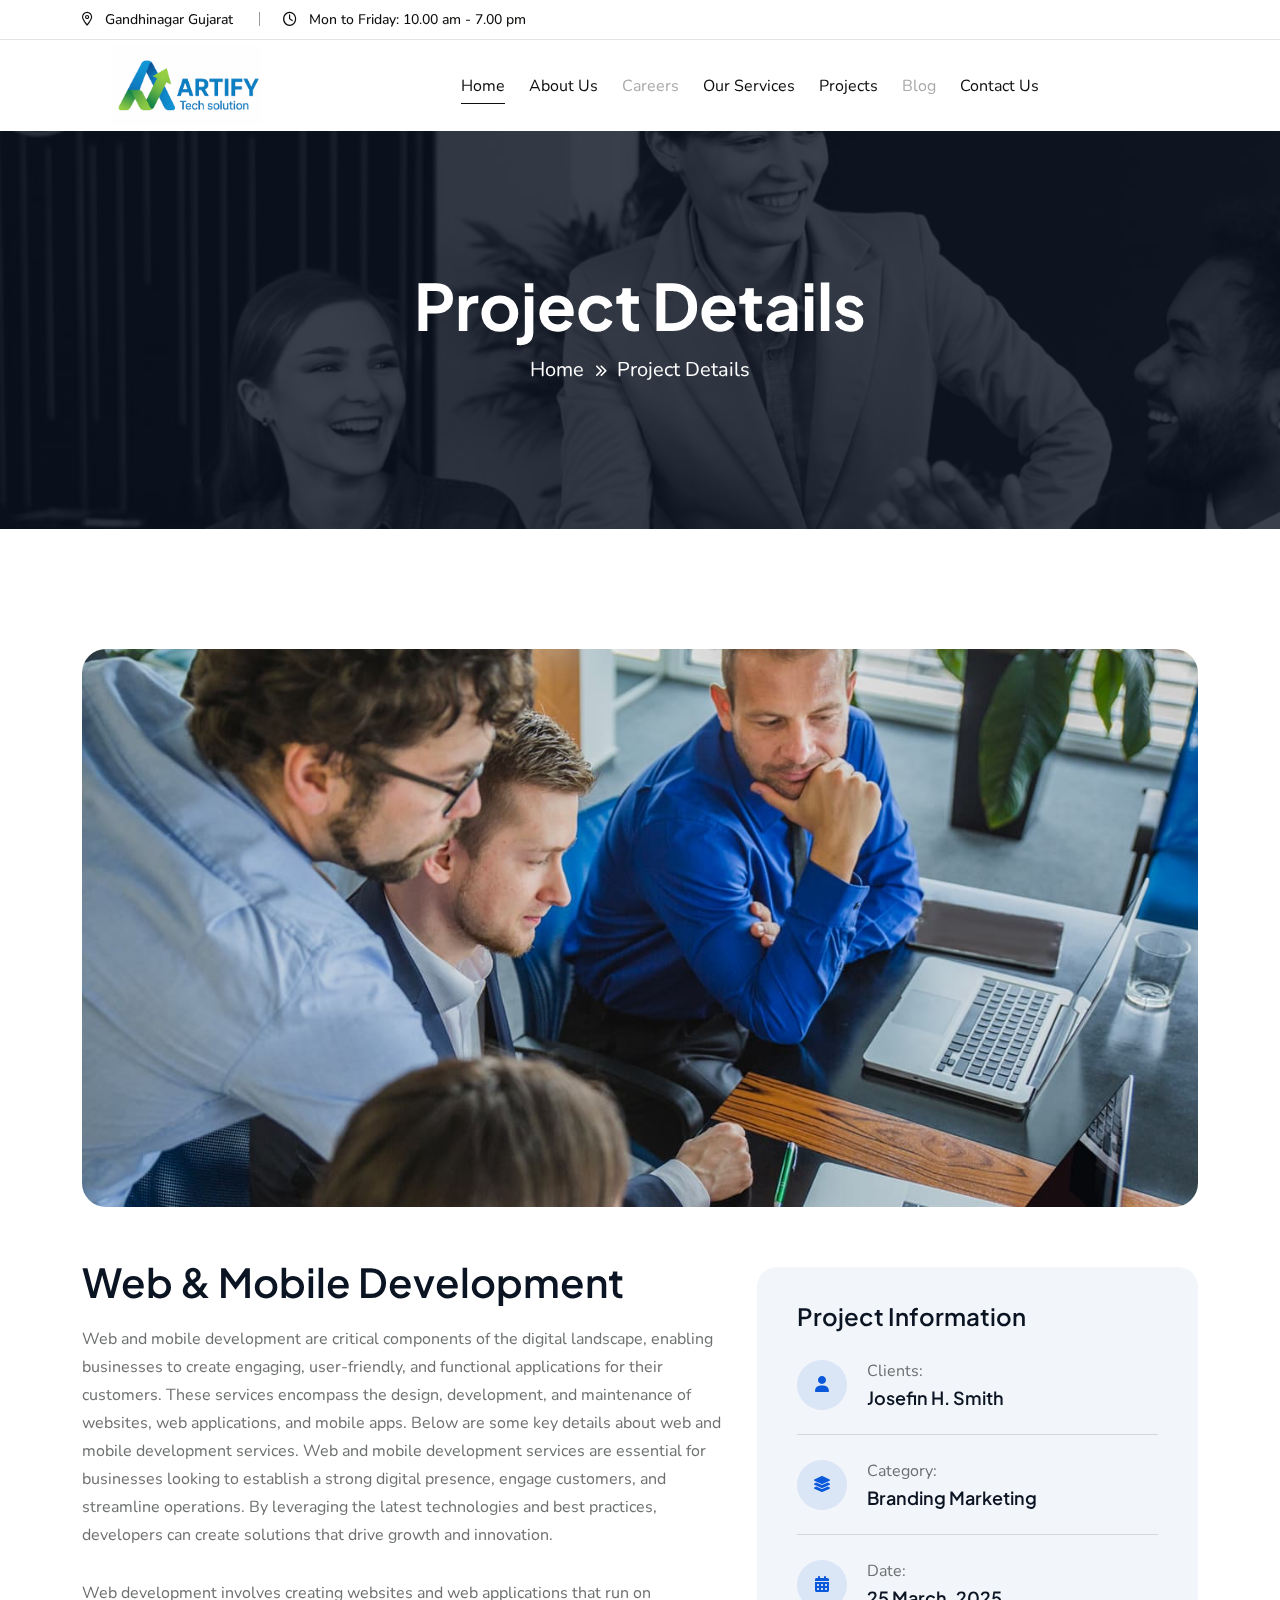
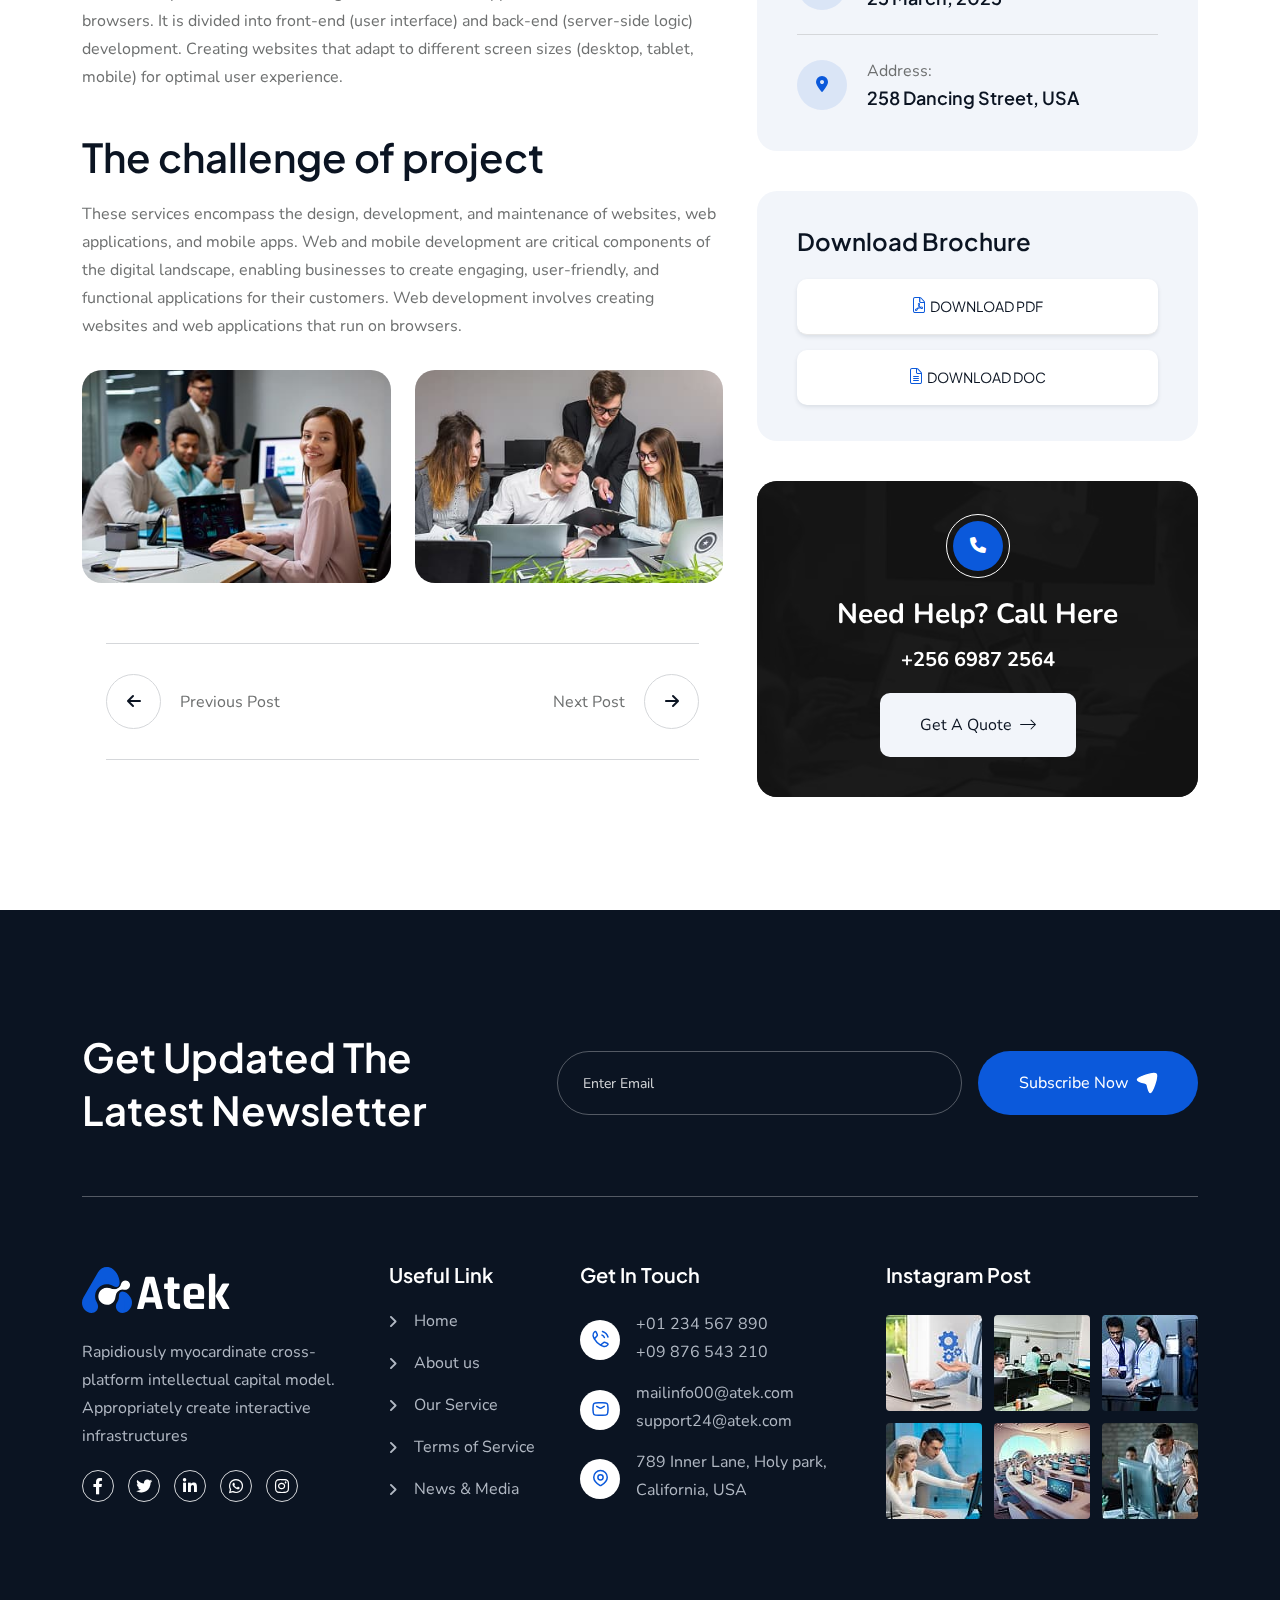
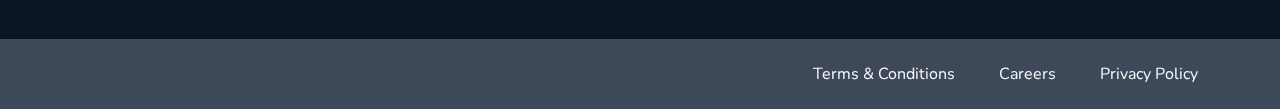
<file: project-details-2.html>
<!DOCTYPE html>
<html class="no-js" lang="zxx">
  <!-- Mirrored from html.themeholy.com/atek/demo/project-details.html by HTTrack Website Copier/3.x [XR&CO'2014], Sun, 18 May 2025 07:36:30 GMT -->
  <head>
    <meta charset="utf-8" />
    <meta http-equiv="x-ua-compatible" content="ie=edge" />
    <title>
     Artify Tech Solution
    </title>
    <meta name="author" content="Atek" />
    <meta
      name="description"
      content="Atek - It Business and Consulting Service Html Template"
    />
    <meta
      name="keywords"
      content="Atek - It Business and Consulting Service Html Template"
    />
    <meta name="robots" content="INDEX,FOLLOW" />
    <meta
      name="viewport"
      content="width=device-width,initial-scale=1,shrink-to-fit=no"
    />
    <link
      rel="apple-touch-icon"
      sizes="57x57"
      href="assets/img/favicons/apple-icon-57x57.png"
    />
    <link
      rel="apple-touch-icon"
      sizes="60x60"
      href="assets/img/favicons/apple-icon-60x60.png"
    />
    <link
      rel="apple-touch-icon"
      sizes="72x72"
      href="assets/img/favicons/apple-icon-72x72.png"
    />
    <link
      rel="apple-touch-icon"
      sizes="76x76"
      href="assets/img/favicons/apple-icon-76x76.png"
    />
    <link
      rel="apple-touch-icon"
      sizes="114x114"
      href="assets/img/favicons/apple-icon-114x114.png"
    />
    <link
      rel="apple-touch-icon"
      sizes="120x120"
      href="assets/img/favicons/apple-icon-120x120.png"
    />
    <link
      rel="apple-touch-icon"
      sizes="144x144"
      href="assets/img/favicons/apple-icon-144x144.png"
    />
    <link
      rel="apple-touch-icon"
      sizes="152x152"
      href="assets/img/favicons/apple-icon-152x152.png"
    />
    <link
      rel="apple-touch-icon"
      sizes="180x180"
      href="assets/img/favicons/apple-icon-180x180.png"
    />
    <link
      rel="icon"
      type="image/png"
      sizes="192x192"
      href="assets/img/favicons/android-icon-192x192.png"
    />
    <link
      rel="icon"
      type="image/png"
      sizes="32x32"
      href="assets/img/favicons/favicon-32x32.png"
    />
    <link
      rel="icon"
      type="image/png"
      sizes="96x96"
      href="assets/img/favicons/favicon-96x96.png"
    />
    <link
      rel="icon"
      type="image/png"
      sizes="16x16"
      href="assets/img/favicons/favicon-16x16.png"
    />
    <link rel="manifest" href="assets/img/favicons/manifest.json" />
    <meta name="msapplication-TileColor" content="#ffffff" />
    <meta
      name="msapplication-TileImage"
      content="assets/img/favicons/ms-icon-144x144.png"
    />
    <meta name="theme-color" content="#ffffff" />
    <link rel="preconnect" href="https://fonts.googleapis.com/" />
    <link rel="preconnect" href="https://fonts.gstatic.com/" crossorigin />
    <link rel="preconnect" href="https://fonts.googleapis.com/" />
    <link rel="preconnect" href="https://fonts.gstatic.com/" crossorigin />
    <link
      href="https://fonts.googleapis.com/css2?family=Nunito:ital,wght@0,200..1000;1,200..1000&amp;family=Plus+Jakarta+Sans:ital,wght@0,200..800;1,200..800&amp;display=swap"
      rel="stylesheet"
    />
    <link rel="stylesheet" href="assets/css/app.min.css" />
    <link rel="stylesheet" href="assets/css/fontawesome.min.css" />
    <link rel="stylesheet" href="assets/css/style.css" />
  </head>
  <body>
    <div
      class="slider-drag-cursor d-flex align-items-center justify-content-between"
    >
      <span class="drag-icon-left"
        ><img src="assets/img/icon/drag-arrow-left.svg" alt="" /></span
      >DRAG
      <span class="drag-icon-right"
        ><img src="assets/img/icon/drag-arrow-right.svg" alt=""
      /></span>
    </div>
     <div class="preloader">
      <button class="th-btn preloaderCls">Cancel Preloader</button>
      <div class="preloader-inner">
        <img src="assets/img/LOGO1.png" alt="img" height="400px" width="400px"/>
       
      </div>
    </div>
    <div class="sidemenu-wrapper sidemenu-info">
      <div class="sidemenu-content">
        <button class="closeButton sideMenuCls">
          <i class="far fa-times"></i>
        </button>
        <div class="widget">
          <div class="th-widget-about">
            <div class="about-logo">
              <a href="index.html"
                ><img src="assets/img/logo2.svg" alt="Atek"
              /></a>
            </div>
            <p class="about-text">
              Quick access to essential system features, including the dashboard
              for an overview of operations, network settings for managing
              connectivity, system logs for tracking activities.
            </p>
            <div class="th-social">
              <a href="https://www.facebook.com/"
                ><i class="fab fa-facebook-f"></i
              ></a>
              <a href="https://www.twitter.com/"
                ><i class="fab fa-twitter"></i
              ></a>
              <a href="https://www.linkedin.com/"
                ><i class="fab fa-linkedin-in"></i
              ></a>
              <a href="https://www.whatsapp.com/"
                ><i class="fab fa-whatsapp"></i
              ></a>
              <a href="https://instagram.com/"
                ><i class="fab fa-instagram"></i
              ></a>
            </div>
          </div>
        </div>
        <div class="widget">
          <h3 class="widget_title">Recent Posts</h3>
          <div class="recent-post-wrap">
            <div class="recent-post d-flex align-items-center">
              <div class="media-img">
                <a href="blog-details.html"
                  ><img
                    src="assets/img/blog/recent-post-1-1.jpg"
                    alt="Blog Image"
                /></a>
              </div>
              <div class="media-body">
                <div class="recent-post-meta">
                  <a href="blog.html"
                    ><i class="far fa-calendar"></i>24 Jun , 2025</a
                  >
                </div>
                <h4 class="post-title">
                  <a class="text-inherit" href="blog-details.html"
                    >Where Vision Meets Concrete Reality</a
                  >
                </h4>
              </div>
            </div>
            <div class="recent-post d-flex align-items-center">
              <div class="media-img">
                <a href="blog-details.html"
                  ><img
                    src="assets/img/blog/recent-post-1-2.jpg"
                    alt="Blog Image"
                /></a>
              </div>
              <div class="media-body">
                <div class="recent-post-meta">
                  <a href="blog.html"
                    ><i class="far fa-calendar"></i>22 Jun , 2025</a
                  >
                </div>
                <h4 class="post-title">
                  <a class="text-inherit" href="blog-details.html"
                    >Raising the Bar in Construction.</a
                  >
                </h4>
              </div>
            </div>
          </div>
        </div>
        <div class="widget">
          <h3 class="widget_title">Get In Touch</h3>
          <div class="th-widget-contact">
            <div class="info-box_text">
              <div class="icon">
                <img src="assets/img/icon/phone.svg" alt="img" />
              </div>
              <div class="details">
                <p>
                  <a href="tel:+01234567890" class="info-box_link"
                    >+01 234 567 890</a
                  >
                </p>
                <p>
                  <a href="tel:+09876543210" class="info-box_link"
                    >+09 876 543 210</a
                  >
                </p>
              </div>
            </div>
            <div class="info-box_text">
              <div class="icon">
                <img src="assets/img/icon/envelope.svg" alt="img" />
              </div>
              <div class="details">
                <p>
                  <a href="mailto:mailinfo00@atek.com" class="info-box_link"
                    >mailinfo00@atek.com</a
                  >
                </p>
                <p>
                  <a href="mailto:support24@atek.com" class="info-box_link"
                    >support24@atek.com</a
                  >
                </p>
              </div>
            </div>
            <div class="info-box_text">
              <div class="icon">
                <img src="assets/img/icon/location-dot.svg" alt="img" />
              </div>
              <div class="details">
                <p>789 Inner Lane, Holy park, California, USA</p>
              </div>
            </div>
          </div>
        </div>
      </div>
    </div>
    <div class="popup-search-box">
      <button class="searchClose"><i class="fal fa-times"></i></button>
      <form action="#">
        <input type="text" placeholder="What are you looking for?" />
        <button type="submit"><i class="fal fa-search"></i></button>
      </form>
    </div>
     <div class="th-menu-wrapper onepage-nav">
      <div class="th-menu-area text-center">
        <button class="th-menu-toggle"><i class="fal fa-times"></i></button>
        <div class="mobile-logo">
          <a href="index.html"><img src="assets/img/LOGO1.png" height="170px" width="170px" alt="Atek" /></a>
        </div>
        <div class="th-menu-wrapper onepage-nav">
          <div class="th-menu-area text-center">
            <button class="th-menu-toggle"><i class="fal fa-times"></i></button>

            <div class="mobile-logo">
              <a href="index.html">
                <img src="assets/img/LOGO1.png" height="170px" width="170px" alt="Company Logo" />
              </a>
            </div>

            <div class="th-mobile-menu">
              <ul>
                <li><a class="active" href="index.html">Home</a></li>
                <li><a href="about.html">About Us</a></li>
                <li>
                  <span style="cursor: not-allowed; color: #aaa">Careers</span>
                </li>
                <li><a href="service.html">Our Services</a></li>
                <li><a href="project-grid.html">Projects</a></li>
                <li>
                  <span style="cursor: not-allowed; color: #aaa">Blog</span>
                </li>
                <li><a href="contact.html">Contact us</a></li>
              </ul>
            </div>
          </div>
        </div>
      </div>
    </div>

   <header class="th-header header-layout1">
      <div class="header-top">
        <div class="container th-container">
          <div
            class="row justify-content-center justify-content-xl-between align-items-center"
          >
            <div class="col-auto d-none d-md-block">
              <div class="header-links">
                <ul>
                  <li class="d-none d-xl-inline-block">
                    <i class="fa-sharp fa-regular fa-location-dot"></i>
                    <span>Gandhinagar Gujarat</span>
                  </li>
                  <li class="d-none d-xl-inline-block">
                    <i class="fa-regular fa-clock"></i>
                    <span>Mon to Friday: 10.00 am - 7.00 pm</span>
                  </li>
                </ul>
              </div>
            </div>
            <div class="col-auto">
              
            </div>
          </div>
        </div>
      </div>
      <div class="sticky-wrapper">
        <div class="menu-area">
          <div class="container th-container">
            <div class="row align-items-center justify-content-between">
              <div class="col-auto">
                <div class="header-logo">
                <img src="assets/img/LOGO.png" alt="Company Logo" width="150px" height="200px" style="margin-left: 30px;" height="auto" />
                </div>
              </div>
              <div class="col-auto me-xxl-auto">
                <nav class="main-menu d-none d-xl-inline-block">
                  <ul>
                    <li class=" mega-menu-wrap">
                      <a class="active" href="index.html">Home</a>
                      
                    </li>
                    <li class="">
                      <a href="about.html">About Us</a>
                      
                    </li>
                   <li class="">
                      <span style="cursor: not-allowed; color: #aaa"
                        >Careers</span
                      >
                    </li>
                    <li class="">
                      <a href="service.html">Our Services</a>
                     
                    </li>
                    <li class="">
                      <a href="project-grid.html">Projects</a>
                     
                    </li>
                    <li class="">
                     
                       <span style="cursor: not-allowed; color: #aaa"
                        >Blog</span
                      >
                      
                    </li>
                    <li class="">
                      <a href="contact.html">Contact us</a>
                    
                    </li>
                  </ul>
                </nav>
                <button type="button" class="th-menu-toggle d-block d-xl-none">
                  <i class="far fa-bars"></i>
                </button>
              </div>
              <div class="col-auto d-none d-xl-block">
                <div class="header-button">
                  <!-- <button type="button" class="icon-btn searchBoxToggler">
                    <img src="assets/img/icon/search.svg" alt="icon" />
                  </button> -->
                  <a href="contact.html" class="th-btn th-icon"
                    >Get In Touch <i class="fa-light fa-arrow-right-long"></i
                  ></a>
                </div>
              </div>
            </div>
          </div>
          <div
            class="logo-bg"
            data-mask-src="assets/img/logo_bg_mask.png"
          ></div>
        </div>
      </div>
    </header>
    <div class="breadcumb-wrapper" data-bg-src="assets/img/bg/breadcumb-bg.jpg">
      <div class="container">
        <div class="breadcumb-content">
          <h1 class="breadcumb-title">Project Details</h1>
          <ul class="breadcumb-menu">
            <li><a href="index.html">Home</a></li>
            <li>Project Details</li>
          </ul>
        </div>
      </div>
    </div>
    <section class="space">
      <div class="container">
        <div class="row">
          <div class="project-dsc-img mb-60">
            <img src="assets/img/project/project-dsc.jpg" alt="" />
          </div>
        </div>
        <div class="row">
          <div class="col-xxl-8 col-lg-7">
            <div class="page-single mb-60">
              <div class="page-content d-block">
                <h2 class="box-title">Web & Mobile Development</h2>
                <p class="box-text mb-30">
                  Web and mobile development are critical components of the
                  digital landscape, enabling businesses to create engaging,
                  user-friendly, and functional applications for their
                  customers. These services encompass the design, development,
                  and maintenance of websites, web applications, and mobile
                  apps. Below are some key details about web and mobile
                  development services. Web and mobile development services are
                  essential for businesses looking to establish a strong digital
                  presence, engage customers, and streamline operations. By
                  leveraging the latest technologies and best practices,
                  developers can create solutions that drive growth and
                  innovation.
                </p>
                <p class="box-text mb-50">
                  Web development involves creating websites and web
                  applications that run on browsers. It is divided
                  into front-end (user interface) and back-end (server-side
                  logic) development. Creating websites that adapt to different
                  screen sizes (desktop, tablet, mobile) for optimal user
                  experience.
                </p>
                <h2 class="box-title">The challenge of project</h2>
                <p class="box-text mb-30">
                  These services encompass the design, development, and
                  maintenance of websites, web applications, and mobile apps.
                  Web and mobile development are critical components of the
                  digital landscape, enabling businesses to create engaging,
                  user-friendly, and functional applications for their
                  customers. Web development involves creating websites and web
                  applications that run on browsers.
                </p>
                <div class="project-gallery-wrapper">
                  <div class="row gy-4">
                    <div class="col-6">
                      <div class="sv-sm-img">
                        <img
                          class="w-100"
                          src="assets/img/service/sv-sm-1.jpg"
                          alt="Blog Image"
                        />
                      </div>
                    </div>
                    <div class="col-6">
                      <div class="sv-sm-img">
                        <img
                          class="w-100"
                          src="assets/img/service/sv-sm-2.jpg"
                          alt="Blog Image"
                        />
                      </div>
                    </div>
                  </div>
                </div>
              </div>
            </div>
            <div class="th-pagination">
              <div class="container">
                <div class="pagination-box2 d-flex justify-content-between">
                  <div class="pagination-prev">
                    <a href="#" class="pagination-icon"
                      ><i class="fa-solid fa-arrow-left"></i
                    ></a>
                    <p class="pagination-title">Previous Post</p>
                  </div>
                  <div class="pagination-next text-end">
                    <p class="pagination-title">Next Post</p>
                    <a href="#" class="pagination-icon"
                      ><i class="fa-solid fa-arrow-right"></i
                    ></a>
                  </div>
                </div>
              </div>
            </div>
          </div>
          <div class="col-xxl-4 col-lg-5">
            <aside class="sidebar-area">
              <div class="widget widget_download">
                <h4 class="widget_title">Project Information</h4>
                <div class="sidebar-info">
                  <div class="sidebar-info-item d-flex align-items-center">
                    <span class="sidebar-info-icon"
                      ><i class="fa-solid fa-user"></i
                    ></span>
                    <div class="sidebar-info-content">
                      <span class="sidebar-info-meta">Clients:</span>
                      <h4 class="sidebar-info-title">
                        <a href="#">Josefin H. Smith</a>
                      </h4>
                    </div>
                  </div>
                  <div class="sidebar-info-item d-flex align-items-center">
                    <span class="sidebar-info-icon"
                      ><i class="fa-solid fa-layer-group"></i
                    ></span>
                    <div class="sidebar-info-content">
                      <span class="sidebar-info-meta">Category:</span>
                      <h4 class="sidebar-info-title">
                        <a href="#">Branding Marketing</a>
                      </h4>
                    </div>
                  </div>
                  <div class="sidebar-info-item d-flex align-items-center">
                    <span class="sidebar-info-icon"
                      ><i class="fa-solid fa-calendar-days"></i
                    ></span>
                    <div class="sidebar-info-content">
                      <span class="sidebar-info-meta">Date:</span>
                      <h4 class="sidebar-info-title">
                        <a href="#">25 March, 2025</a>
                      </h4>
                    </div>
                  </div>
                  <div class="sidebar-info-item d-flex align-items-center">
                    <span class="sidebar-info-icon"
                      ><i class="fa-solid fa-location-dot"></i
                    ></span>
                    <div class="sidebar-info-content">
                      <span class="sidebar-info-meta">Address:</span>
                      <h4 class="sidebar-info-title">
                        <a href="https://maps.app.goo.gl/Wzit3rG9GvPXqTYQ8"
                          >258 Dancing Street, USA</a
                        >
                      </h4>
                    </div>
                  </div>
                </div>
              </div>
              <div class="widget widget_download">
                <h4 class="widget_title">Download Brochure</h4>
                <div class="donwload-media-wrap">
                  <div class="download-media">
                    <div class="download-media_icon">
                      <i class="fa-light fa-file-pdf"></i>
                    </div>
                    <div class="download-media_info">
                      <h5 class="download-media_title">
                        <a href="#">Download PDF</a>
                      </h5>
                    </div>
                  </div>
                  <div class="download-media">
                    <div class="download-media_icon">
                      <i class="fal fa-file-lines"></i>
                    </div>
                    <div class="download-media_info">
                      <h5 class="download-media_title">
                        <a href="#">Download DOC</a>
                      </h5>
                    </div>
                  </div>
                </div>
              </div>
              <div
                class="widget widget_banner"
                data-bg-src="assets/img/bg/widget_banner.jpg"
              >
                <div class="widget-banner position-relative text-center">
                  <span class="icon"><i class="fa-solid fa-phone"></i></span>
                  <span class="text">Need Help? Call Here</span>
                  <a class="phone" href="tel:+25669872564">+256 6987 2564</a>
                  <a href="contact.html" class="th-btn style6"
                    >Get A Quote <i class="fa-light fa-arrow-right-long"></i
                  ></a>
                </div>
              </div>
            </aside>
          </div>
        </div>
      </div>
    </section>
    <footer class="footer-wrapper footer-layout1 black-bg space-top">
      <div class="widget-area">
        <div class="container">
          <div class="newsletter-area">
            <div class="newsletter-top">
              <div class="row gy-4 align-items-center">
                <div class="col-lg-5">
                  <h2 class="newsletter-title text-white text-capitalize mb-0">
                    get updated the latest newsletter
                  </h2>
                </div>
                <div class="col-lg-7">
                  <form class="newsletter-form">
                    <input
                      class="form-control"
                      type="email"
                      placeholder="Enter Email"
                      required=""
                    />
                    <button type="submit" class="th-btn style3">
                      Subscribe Now
                      <img src="assets/img/icon/plane.svg" alt="" />
                    </button>
                  </form>
                </div>
              </div>
            </div>
          </div>
          <div class="row justify-content-between">
            <div class="col-md-6 col-xl-3">
              <div class="widget footer-widget">
                <div class="th-widget-about">
                  <div class="about-logo">
                    <a href="index.html"
                      ><img src="assets/img/logo3.svg" alt="Atek"
                    /></a>
                  </div>
                  <p class="about-text">
                    Rapidiously myocardinate cross-platform intellectual capital
                    model. Appropriately create interactive infrastructures
                  </p>
                  <div class="th-social">
                    <a href="https://www.facebook.com/"
                      ><i class="fab fa-facebook-f"></i
                    ></a>
                    <a href="https://www.twitter.com/"
                      ><i class="fab fa-twitter"></i
                    ></a>
                    <a href="https://www.linkedin.com/"
                      ><i class="fab fa-linkedin-in"></i
                    ></a>
                    <a href="https://www.whatsapp.com/"
                      ><i class="fab fa-whatsapp"></i
                    ></a>
                    <a href="https://instagram.com/"
                      ><i class="fab fa-instagram"></i
                    ></a>
                  </div>
                </div>
              </div>
            </div>
            <div class="col-md-6 col-xl-auto">
              <div class="widget widget_nav_menu footer-widget">
                <h3 class="widget_title">Useful Link</h3>
                <div class="menu-all-pages-container">
                  <ul class="menu">
                    <li><a href="index.html">Home</a></li>
                    <li><a href="about.html">About us</a></li>
                    <li><a href="service.html">Our Service</a></li>
                    <li><a href="contact.html">Terms of Service</a></li>
                    <li><a href="service.html">News & Media</a></li>
                  </ul>
                </div>
              </div>
            </div>
            <div class="col-md-6 col-xl-auto">
              <div class="widget footer-widget">
                <h3 class="widget_title">Get In Touch</h3>
                <div class="th-widget-contact">
                  <div class="info-box_text">
                    <div class="icon">
                      <img src="assets/img/icon/phone.svg" alt="img" />
                    </div>
                    <div class="details">
                      <p>
                        <a href="tel:+01234567890" class="info-box_link"
                          >+01 234 567 890</a
                        >
                      </p>
                      <p>
                        <a href="tel:+09876543210" class="info-box_link"
                          >+09 876 543 210</a
                        >
                      </p>
                    </div>
                  </div>
                  <div class="info-box_text">
                    <div class="icon">
                      <img src="assets/img/icon/envelope.svg" alt="img" />
                    </div>
                    <div class="details">
                      <p>
                        <a
                          href="mailto:mailinfo00@atek.com"
                          class="info-box_link"
                          >mailinfo00@atek.com</a
                        >
                      </p>
                      <p>
                        <a
                          href="mailto:support24@atek.com"
                          class="info-box_link"
                          >support24@atek.com</a
                        >
                      </p>
                    </div>
                  </div>
                  <div class="info-box_text">
                    <div class="icon">
                      <img src="assets/img/icon/location-dot.svg" alt="img" />
                    </div>
                    <div class="details">
                      <p>
                        <a
                          href="https://maps.app.goo.gl/QyH2fFoJ9fii93mt7"
                          target="_blank"
                          >789 Inner Lane, Holy park, California, USA</a
                        >
                      </p>
                    </div>
                  </div>
                </div>
              </div>
            </div>
            <div class="col-md-6 col-xl-auto">
              <div class="widget footer-widget">
                <h3 class="widget_title">Instagram Post</h3>
                <div class="sidebar-gallery">
                  <div class="gallery-thumb">
                    <img
                      src="assets/img/widget/gallery_1_1.jpg"
                      alt="Gallery Image"
                    />
                    <a
                      target="_blank"
                      href="https://www.instagram.com/"
                      class="gallery-btn"
                      ><i class="fab fa-instagram"></i
                    ></a>
                  </div>
                  <div class="gallery-thumb">
                    <img
                      src="assets/img/widget/gallery_1_2.jpg"
                      alt="Gallery Image"
                    />
                    <a
                      target="_blank"
                      href="https://www.instagram.com/"
                      class="gallery-btn"
                      ><i class="fab fa-instagram"></i
                    ></a>
                  </div>
                  <div class="gallery-thumb">
                    <img
                      src="assets/img/widget/gallery_1_3.jpg"
                      alt="Gallery Image"
                    />
                    <a
                      target="_blank"
                      href="https://www.instagram.com/"
                      class="gallery-btn"
                      ><i class="fab fa-instagram"></i
                    ></a>
                  </div>
                  <div class="gallery-thumb">
                    <img
                      src="assets/img/widget/gallery_1_4.jpg"
                      alt="Gallery Image"
                    />
                    <a
                      target="_blank"
                      href="https://www.instagram.com/"
                      class="gallery-btn"
                      ><i class="fab fa-instagram"></i
                    ></a>
                  </div>
                  <div class="gallery-thumb">
                    <img
                      src="assets/img/widget/gallery_1_5.jpg"
                      alt="Gallery Image"
                    />
                    <a
                      target="_blank"
                      href="https://www.instagram.com/"
                      class="gallery-btn"
                      ><i class="fab fa-instagram"></i
                    ></a>
                  </div>
                  <div class="gallery-thumb">
                    <img
                      src="assets/img/widget/gallery_1_6.jpg"
                      alt="Gallery Image"
                    />
                    <a
                      target="_blank"
                      href="https://www.instagram.com/"
                      class="gallery-btn"
                      ><i class="fab fa-instagram"></i
                    ></a>
                  </div>
                </div>
              </div>
            </div>
          </div>
        </div>
      </div>
      <div class="copyright-wrap">
        <div class="container">
          <div class="row justify-content-lg-between align-items-center">
            <div class="col-lg-6">
            
            </div>
            <div class="col-lg-6 text-center text-lg-end">
              <div class="footer-links">
                <ul>
                  <li><a href="about.html">Terms & Conditions</a></li>
                  <li><a href="about.html">Careers</a></li>
                  <li><a href="about.html">Privacy Policy</a></li>
                </ul>
              </div>
            </div>
          </div>
        </div>
      </div>
    </footer>
    <div class="scroll-top">
      <svg
        class="progress-circle svg-content"
        width="100%"
        height="100%"
        viewBox="-1 -1 102 102"
      >
        <path
          d="M50,1 a49,49 0 0,1 0,98 a49,49 0 0,1 0,-98"
          style="
            transition: stroke-dashoffset 10ms linear 0s;
            stroke-dasharray: 307.919, 307.919;
            stroke-dashoffset: 307.919;
          "
        ></path>
      </svg>
    </div>
    <script src="assets/js/vendor/jquery-3.7.1.min.js"></script>
    <script src="assets/js/app.min.js"></script>
    <script src="assets/js/main.js"></script>
  </body>
  <!-- Mirrored from html.themeholy.com/atek/demo/project-details.html by HTTrack Website Copier/3.x [XR&CO'2014], Sun, 18 May 2025 07:36:31 GMT -->
</html>
</file>
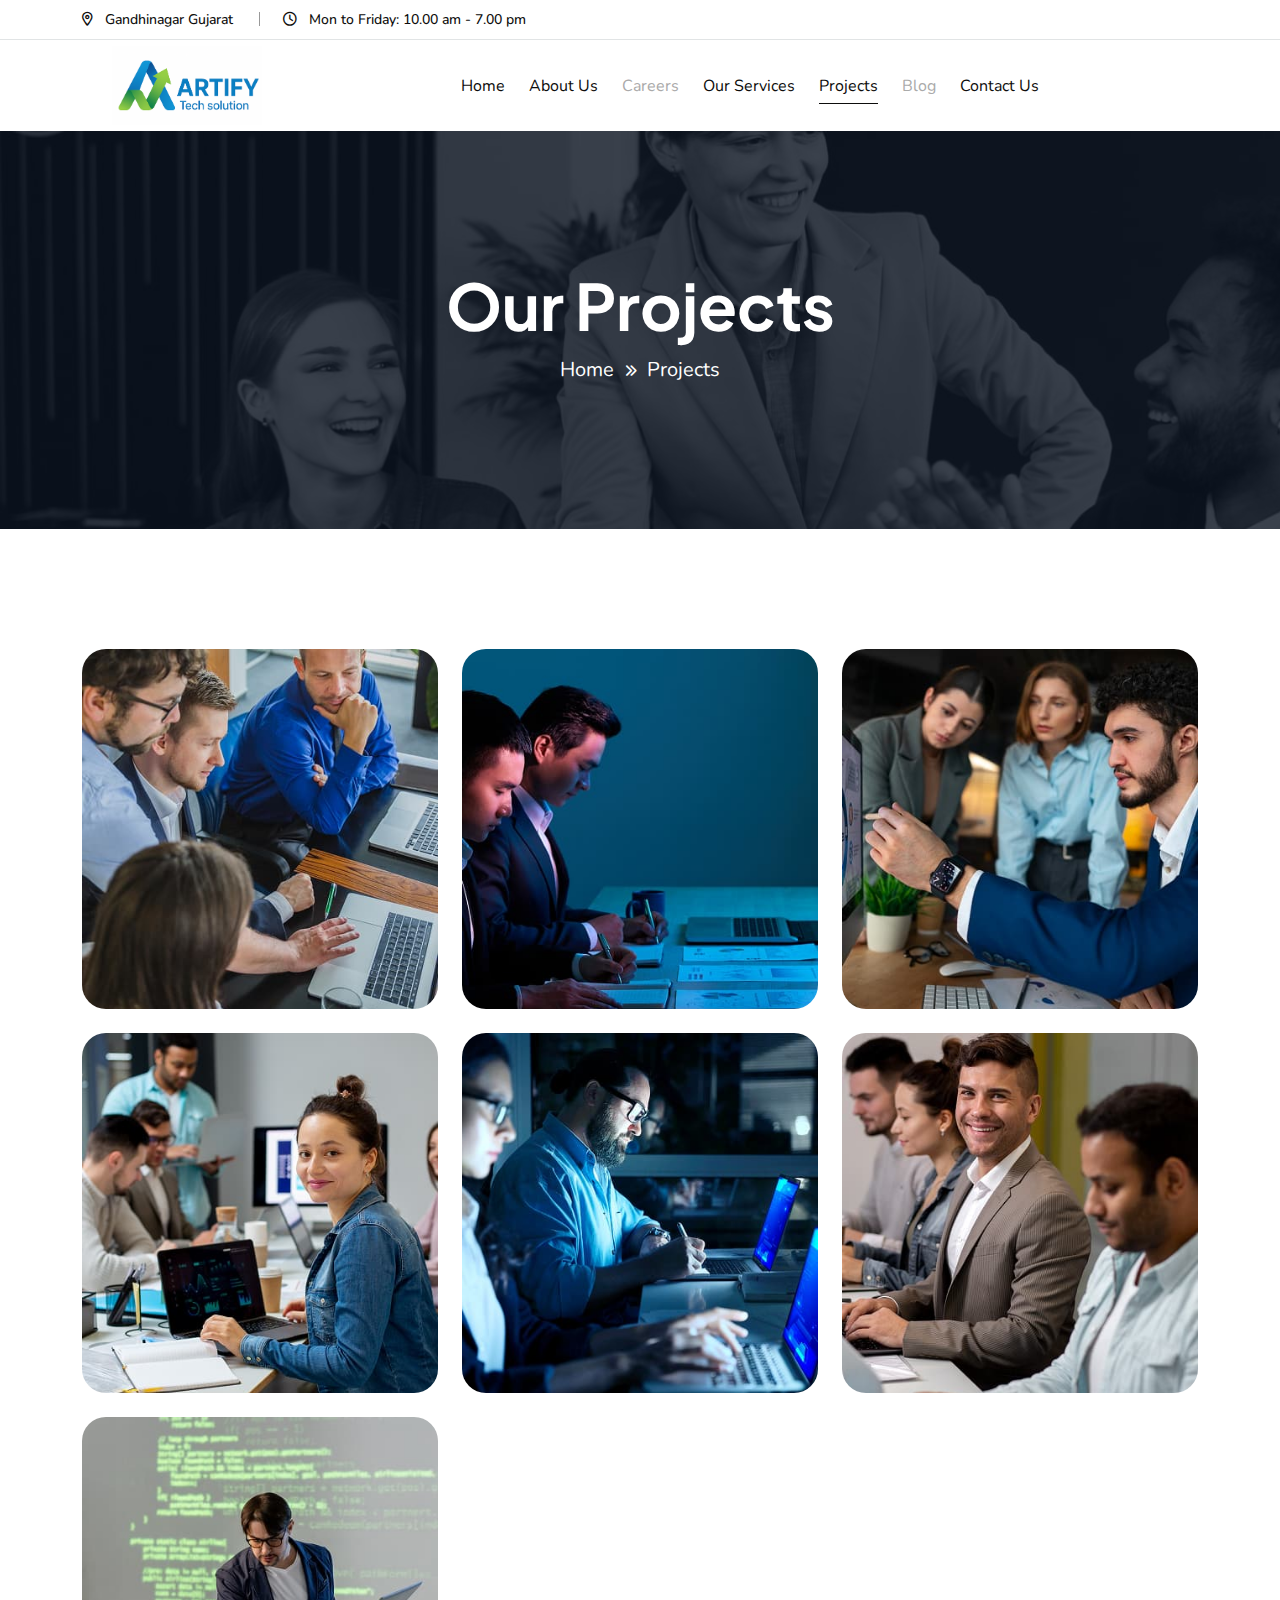
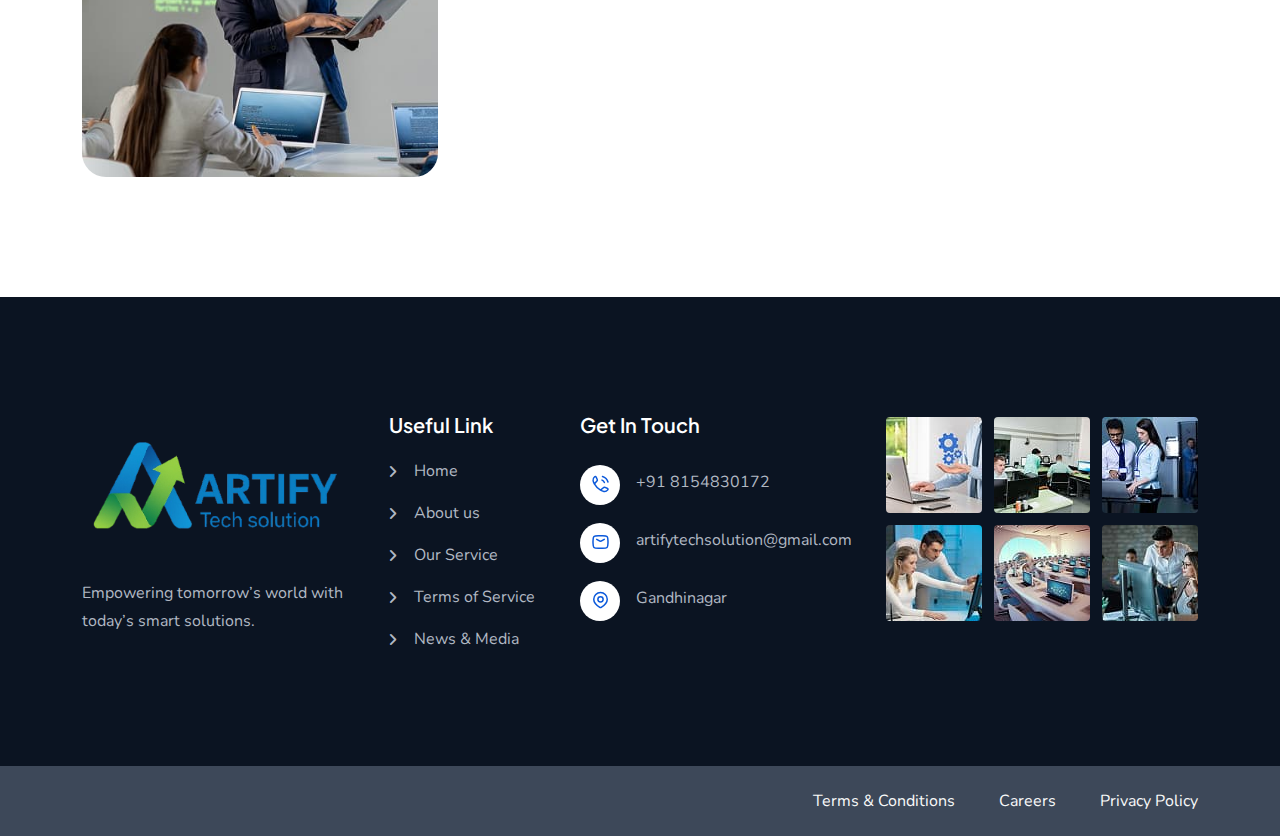
<file: project-grid.html>
<!DOCTYPE html>
<html class="no-js" lang="zxx">
  <!-- Mirrored from html.themeholy.com/atek/demo/project-grid.html by HTTrack Website Copier/3.x [XR&CO'2014], Sun, 18 May 2025 07:36:27 GMT -->
  <head>
    <meta charset="utf-8" />
    <meta http-equiv="x-ua-compatible" content="ie=edge" />
    <title>
     Artify Tech Solution
    </title>
    <meta name="author" content="Atek" />
    <meta
      name="description"
      content="Atek - It Business and Consulting Service Html Template"
    />
    <meta
      name="keywords"
      content="Atek - It Business and Consulting Service Html Template"
    />
    <meta name="robots" content="INDEX,FOLLOW" />
    <meta
      name="viewport"
      content="width=device-width,initial-scale=1,shrink-to-fit=no"
    />
    <link
      rel="apple-touch-icon"
      sizes="57x57"
      href="assets/img/favicons/apple-icon-57x57.png"
    />
    <link
      rel="apple-touch-icon"
      sizes="60x60"
      href="assets/img/favicons/apple-icon-60x60.png"
    />
    <link
      rel="apple-touch-icon"
      sizes="72x72"
      href="assets/img/favicons/apple-icon-72x72.png"
    />
    <link
      rel="apple-touch-icon"
      sizes="76x76"
      href="assets/img/favicons/apple-icon-76x76.png"
    />
    <link
      rel="apple-touch-icon"
      sizes="114x114"
      href="assets/img/favicons/apple-icon-114x114.png"
    />
    <link
      rel="apple-touch-icon"
      sizes="120x120"
      href="assets/img/favicons/apple-icon-120x120.png"
    />
    <link
      rel="apple-touch-icon"
      sizes="144x144"
      href="assets/img/favicons/apple-icon-144x144.png"
    />
    <link
      rel="apple-touch-icon"
      sizes="152x152"
      href="assets/img/favicons/apple-icon-152x152.png"
    />
    <link
      rel="apple-touch-icon"
      sizes="180x180"
      href="assets/img/favicons/apple-icon-180x180.png"
    />
    <link
      rel="icon"
      type="image/png"
      sizes="192x192"
      href="assets/img/favicons/android-icon-192x192.png"
    />
    <link
      rel="icon"
      type="image/png"
      sizes="32x32"
      href="assets/img/favicons/favicon-32x32.png"
    />
    <link
      rel="icon"
      type="image/png"
      sizes="96x96"
      href="assets/img/favicons/favicon-96x96.png"
    />
    <link
      rel="icon"
      type="image/png"
      sizes="16x16"
      href="assets/img/favicons/favicon-16x16.png"
    />
    <link rel="manifest" href="assets/img/favicons/manifest.json" />
    <meta name="msapplication-TileColor" content="#ffffff" />
    <meta
      name="msapplication-TileImage"
      content="assets/img/favicons/ms-icon-144x144.png"
    />
    <meta name="theme-color" content="#ffffff" />
    <link rel="preconnect" href="https://fonts.googleapis.com/" />
    <link rel="preconnect" href="https://fonts.gstatic.com/" crossorigin />
    <link rel="preconnect" href="https://fonts.googleapis.com/" />
    <link rel="preconnect" href="https://fonts.gstatic.com/" crossorigin />
    <link
      href="https://fonts.googleapis.com/css2?family=Nunito:ital,wght@0,200..1000;1,200..1000&amp;family=Plus+Jakarta+Sans:ital,wght@0,200..800;1,200..800&amp;display=swap"
      rel="stylesheet"
    />
    <link rel="stylesheet" href="assets/css/app.min.css" />
    <link rel="stylesheet" href="assets/css/fontawesome.min.css" />
    <link rel="stylesheet" href="assets/css/style.css" />
  </head>
  <body>
   
    <div class="preloader">
      <button class="th-btn preloaderCls">Cancel Preloader</button>
      <div class="preloader-inner">
        <img src="assets/img/LOGO1.png" alt="img" height="400px" width="400px"/>
       
      </div>
    </div>
    <div class="sidemenu-wrapper sidemenu-info">
      <div class="sidemenu-content">
        <button class="closeButton sideMenuCls">
          <i class="far fa-times"></i>
        </button>
        <div class="widget">
          <div class="th-widget-about">
            <div class="about-logo">
              <a href="index.html"
                ><img src="assets/img/logo2.svg" alt="Atek"
              /></a>
            </div>
            <p class="about-text">
              Quick access to essential system features, including the dashboard
              for an overview of operations, network settings for managing
              connectivity, system logs for tracking activities.
            </p>
            <div class="th-social">
              <a href="https://www.facebook.com/"
                ><i class="fab fa-facebook-f"></i
              ></a>
              <a href="https://www.twitter.com/"
                ><i class="fab fa-twitter"></i
              ></a>
              <a href="https://www.linkedin.com/"
                ><i class="fab fa-linkedin-in"></i
              ></a>
              <a href="https://www.whatsapp.com/"
                ><i class="fab fa-whatsapp"></i
              ></a>
              <a href="https://instagram.com/"
                ><i class="fab fa-instagram"></i
              ></a>
            </div>
          </div>
        </div>
        <div class="widget">
          <h3 class="widget_title">Recent Posts</h3>
          <div class="recent-post-wrap">
            <div class="recent-post d-flex align-items-center">
              <div class="media-img">
                <a href="blog-details.html"
                  ><img
                    src="assets/img/blog/recent-post-1-1.jpg"
                    alt="Blog Image"
                /></a>
              </div>
              <div class="media-body">
                <div class="recent-post-meta">
                  <a href="blog.html"
                    ><i class="far fa-calendar"></i>24 Jun , 2025</a
                  >
                </div>
                <h4 class="post-title">
                  <a class="text-inherit" href="blog-details.html"
                    >Where Vision Meets Concrete Reality</a
                  >
                </h4>
              </div>
            </div>
            <div class="recent-post d-flex align-items-center">
              <div class="media-img">
                <a href="blog-details.html"
                  ><img
                    src="assets/img/blog/recent-post-1-2.jpg"
                    alt="Blog Image"
                /></a>
              </div>
              <div class="media-body">
                <div class="recent-post-meta">
                  <a href="blog.html"
                    ><i class="far fa-calendar"></i>22 Jun , 2025</a
                  >
                </div>
                <h4 class="post-title">
                  <a class="text-inherit" href="blog-details.html"
                    >Raising the Bar in Construction.</a
                  >
                </h4>
              </div>
            </div>
          </div>
        </div>
        <div class="widget">
          <h3 class="widget_title">Get In Touch</h3>
          <div class="th-widget-contact">
            <div class="info-box_text">
              <div class="icon">
                <img src="assets/img/icon/phone.svg" alt="img" />
              </div>
              <div class="details">
                <p>
                  <a href="tel:+01234567890" class="info-box_link"
                    >+01 234 567 890</a
                  >
                </p>
                <p>
                  <a href="tel:+09876543210" class="info-box_link"
                    >+09 876 543 210</a
                  >
                </p>
              </div>
            </div>
            <div class="info-box_text">
              <div class="icon">
                <img src="assets/img/icon/envelope.svg" alt="img" />
              </div>
              <div class="details">
                <p>
                  <a href="mailto:mailinfo00@atek.com" class="info-box_link"
                    >mailinfo00@atek.com</a
                  >
                </p>
                <p>
                  <a href="mailto:support24@atek.com" class="info-box_link"
                    >support24@atek.com</a
                  >
                </p>
              </div>
            </div>
            <div class="info-box_text">
              <div class="icon">
                <img src="assets/img/icon/location-dot.svg" alt="img" />
              </div>
              <div class="details">
                <p>789 Inner Lane, Holy park, California, USA</p>
              </div>
            </div>
          </div>
        </div>
      </div>
    </div>
    <div class="popup-search-box">
      <button class="searchClose"><i class="fal fa-times"></i></button>
      <form action="#">
        <input type="text" placeholder="What are you looking for?" />
        <button type="submit"><i class="fal fa-search"></i></button>
      </form>
    </div>
     <div class="th-menu-wrapper onepage-nav">
      <div class="th-menu-area text-center">
        <button class="th-menu-toggle"><i class="fal fa-times"></i></button>
        <div class="mobile-logo">
          <a href="index.html"><img src="assets/img/LOGO1.png" height="170px" width="170px" alt="Atek" /></a>
        </div>
        <div class="th-menu-wrapper onepage-nav">
          <div class="th-menu-area text-center">
            <button class="th-menu-toggle"><i class="fal fa-times"></i></button>

            <div class="mobile-logo">
              <a href="index.html">
                <img src="assets/img/LOGO1.png" height="170px" width="170px" alt="Company Logo" />
              </a>
            </div>

            <div class="th-mobile-menu">
              <ul>
                <li><a class="active" href="index.html">Home</a></li>
                <li><a href="about.html">About Us</a></li>
                <li>
                  <span style="cursor: not-allowed; color: #aaa">Careers</span>
                </li>
                <li><a href="service.html">Our Services</a></li>
                <li><a href="project-grid.html">Projects</a></li>
                <li>
                  <span style="cursor: not-allowed; color: #aaa">Blog</span>
                </li>
                <li><a href="contact.html">Contact us</a></li>
              </ul>
            </div>
          </div>
        </div>
      </div>
    </div>

    <header class="th-header header-layout1">
      <div class="header-top">
        <div class="container th-container">
          <div
            class="row justify-content-center justify-content-xl-between align-items-center"
          >
            <div class="col-auto d-none d-md-block">
              <div class="header-links">
                <ul>
                  <li class="d-none d-xl-inline-block">
                    <i class="fa-sharp fa-regular fa-location-dot"></i>
                    <span>Gandhinagar Gujarat</span>
                  </li>
                  <li class="d-none d-xl-inline-block">
                    <i class="fa-regular fa-clock"></i>
                    <span>Mon to Friday: 10.00 am - 7.00 pm</span>
                  </li>
                </ul>
              </div>
            </div>
            <div class="col-auto">
              
            </div>
          </div>
        </div>
      </div>
      <div class="sticky-wrapper">
        <div class="menu-area">
          <div class="container th-container">
            <div class="row align-items-center justify-content-between">
              <div class="col-auto">
                <div class="header-logo">
                <img src="assets/img/LOGO.png" alt="Company Logo" width="150px" height="200px" style="margin-left: 30px;" height="auto" />
                </div>
              </div>
              <div class="col-auto me-xxl-auto">
                <nav class="main-menu d-none d-xl-inline-block">
                  <ul>
                    <li class=" mega-menu-wrap">
                      <a  href="index.html">Home</a>
                      
                    </li>
                    <li class="">
                      <a href="about.html">About Us</a>
                      
                    </li>
                   <li class="">
                      <span style="cursor: not-allowed; color: #aaa"
                        >Careers</span
                      >
                    </li>
                    <li class="">
                      <a href="service.html">Our Services</a>
                     
                    </li>
                    <li class="">
                      <a href="project-grid.html" class="active">Projects</a>
                     
                    </li>
                    <li class="">
                     
                       <span style="cursor: not-allowed; color: #aaa"
                        >Blog</span
                      >
                      
                    </li>
                    <li class="">
                      <a href="contact.html">Contact us</a>
                    
                    </li>
                  </ul>
                </nav>
                <button type="button" class="th-menu-toggle d-block d-xl-none">
                  <i class="far fa-bars"></i>
                </button>
              </div>
              <div class="col-auto d-none d-xl-block">
                <div class="header-button">
                  <!-- <button type="button" class="icon-btn searchBoxToggler">
                    <img src="assets/img/icon/search.svg" alt="icon" />
                  </button> -->
                  <a href="contact.html" class="th-btn th-icon"
                    >Get In Touch <i class="fa-light fa-arrow-right-long"></i
                  ></a>
                </div>
              </div>
            </div>
          </div>
          <div
            class="logo-bg"
            data-mask-src="assets/img/logo_bg_mask.png"
          ></div>
        </div>
      </div>
    </header>
    <div class="breadcumb-wrapper" data-bg-src="assets/img/bg/breadcumb-bg.jpg">
      <div class="container">
        <div class="breadcumb-content">
          <h1 class="breadcumb-title">Our Projects</h1>
          <ul class="breadcumb-menu">
            <li><a href="index.html">Home</a></li>
            <li>Projects</li>
          </ul>
        </div>
      </div>
    </div>
    <div class="overflow-hidden space" id="case-study-sec">
      <div class="container">
        <div class="row gy-4">
          <div class="col-xl-4 col-md-6">
            <div class="case-box style2 position-relative">
              <div class="case-img global-img">
                <img
                  src="assets/img/project/project-inner1.jpg"
                  alt="case image"
                />
                <a href="project-details-2.html" class="icon-btn"
                  ><i class="fa-light fa-arrow-right-long"></i
                ></a>
              </div>
              <div class="case-content">
                <div class="media-left">
                  <h4 class="box-title">
                    <a href="project-details.html">Web & Mobile Development</a>
                  </h4>
                  <span class="case-subtitle">Development</span>
                </div>
              </div>
              <div class="case-action">
                <a href="project.html" class="case-btn"
                  ><i class="fa-light fa-arrow-right-long"></i
                ></a>
              </div>
            </div>
          </div>
          <div class="col-xl-4 col-md-6">
            <div class="case-box style2 position-relative">
              <div class="case-img global-img">
                <img
                  src="assets/img/project/project-inner2.jpg"
                  alt="case image"
                />
                <a href="project-details-2.html" class="icon-btn"
                  ><i class="fa-light fa-arrow-right-long"></i
                ></a>
              </div>
              <div class="case-content">
                <div class="media-left">
                  <h4 class="box-title">
                    <a href="project-details.html">AI & Intelligent Automation</a>
                  </h4>
                  <span class="case-subtitle">AI Engineer / Automation Specialist</span>
                </div>
              </div>
              <div class="case-action">
                <a href="project.html" class="case-btn"
                  ><i class="fa-light fa-arrow-right-long"></i
                ></a>
              </div>
            </div>
          </div>
          <div class="col-xl-4 col-md-6">
            <div class="case-box style2 position-relative">
              <div class="case-img global-img">
                <img
                  src="assets/img/project/project-inner3.jpg"
                  alt="case image"
                />
                <a href="project-details-2.html" class="icon-btn"
                  ><i class="fa-light fa-arrow-right-long"></i
                ></a>
              </div>
              <div class="case-content">
                <div class="media-left">
                  <h4 class="box-title">
                    <a href="project-details.html">Website Design</a>
                  </h4>
                  <span class="case-subtitle">Management</span>
                </div>
              </div>
              <div class="case-action">
                <a href="project.html" class="case-btn"
                  ><i class="fa-light fa-arrow-right-long"></i
                ></a>
              </div>
            </div>
          </div>
          <div class="col-xl-4 col-md-6">
            <div class="case-box style2 position-relative">
              <div class="case-img global-img">
                <img
                  src="assets/img/project/project-inner4.jpg"
                  alt="case image"
                />
                <a href="project-details-2.html" class="icon-btn"
                  ><i class="fa-light fa-arrow-right-long"></i
                ></a>
              </div>
              <div class="case-content">
                <div class="media-left">
                  <h4 class="box-title">
                    <a href="project-details.html">WordPress Development</a>
                  </h4>
                  <span class="case-subtitle">Project Analysis</span>
                </div>
              </div>
              <div class="case-action">
                <a href="project.html" class="case-btn"
                  ><i class="fa-light fa-arrow-right-long"></i
                ></a>
              </div>
            </div>
          </div>
          <div class="col-xl-4 col-md-6">
            <div class="case-box style2 position-relative">
              <div class="case-img global-img">
                <img
                  src="assets/img/project/project-inner5.jpg"
                  alt="case image"
                />
                <a href="project-details-2.html" class="icon-btn"
                  ><i class="fa-light fa-arrow-right-long"></i
                ></a>
              </div>
              <div class="case-content">
                <div class="media-left">
                  <h4 class="box-title">
                    <a href="project-details.html">Mobile App Solutions</a>
                  </h4>
                  <span class="case-subtitle">App Developer</span>
                </div>
              </div>
              <div class="case-action">
                <a href="project.html" class="case-btn"
                  ><i class="fa-light fa-arrow-right-long"></i
                ></a>
              </div>
            </div>
          </div>
          <div class="col-xl-4 col-md-6">
            <div class="case-box style2 position-relative">
              <div class="case-img global-img">
                <img
                  src="assets/img/project/project-inner6.jpg"
                  alt="case image"
                />
                <a href="project-details-2.html" class="icon-btn"
                  ><i class="fa-light fa-arrow-right-long"></i
                ></a>
              </div>
              <div class="case-content">
                <div class="media-left">
                  <h4 class="box-title">
                    <a href="project-details.html">Cloud Solutions & DevOps</a>
                  </h4>
                  <span class="case-subtitle">Cloud Engineer / DevOps</span>
                </div>
              </div>
              <div class="case-action">
                <a href="project.html" class="case-btn"
                  ><i class="fa-light fa-arrow-right-long"></i
                ></a>
              </div>
            </div>
          </div>
          <div class="col-xl-4 col-md-6">
            <div class="case-box style2 position-relative">
              <div class="case-img global-img">
                <img
                  src="assets/img/project/project-inner7.jpg"
                  alt="case image"
                />
                <a href="project-details-2.html" class="icon-btn"
                  ><i class="fa-light fa-arrow-right-long"></i
                ></a>
              </div>
              <div class="case-content">
                <div class="media-left">
                  <h4 class="box-title">
                    <a href="project-details.html">Java Development</a>
                  </h4>
                  <span class="case-subtitle">Engineer</span>
                </div>
              </div>
              <div class="case-action">
                <a href="project.html" class="case-btn"
                  ><i class="fa-light fa-arrow-right-long"></i
                ></a>
              </div>
            </div>
          </div>
          <!-- <div class="col-xl-4 col-md-6">
            <div class="case-box style2 position-relative">
              <div class="case-img global-img">
                <img
                  src="assets/img/project/project-inner8.jpg"
                  alt="case image"
                />
                <a href="project-details-2.html" class="icon-btn"
                  ><i class="fa-light fa-arrow-right-long"></i
                ></a>
              </div>
              <div class="case-content">
                <div class="media-left">
                  <h4 class="box-title">
                    <a href="project-details.html">Php Development</a>
                  </h4>
                  <span class="case-subtitle">Backend</span>
                </div>
              </div>
              <div class="case-action">
                <a href="project.html" class="case-btn"
                  ><i class="fa-light fa-arrow-right-long"></i
                ></a>
              </div>
            </div>
          </div>
          <div class="col-xl-4 col-md-6">
            <div class="case-box style2 position-relative">
              <div class="case-img global-img">
                <img
                  src="assets/img/project/project-inner9.jpg"
                  alt="case image"
                />
                <a href="project-details-2.html" class="icon-btn"
                  ><i class="fa-light fa-arrow-right-long"></i
                ></a>
              </div>
              <div class="case-content">
                <div class="media-left">
                  <h4 class="box-title">
                    <a href="project-details.html">Php Development</a>
                  </h4>
                  <span class="case-subtitle">Backend</span>
                </div>
              </div>
              <div class="case-action">
                <a href="project.html" class="case-btn"
                  ><i class="fa-light fa-arrow-right-long"></i
                ></a>
              </div>
            </div>
          </div> -->
        </div>
        <!-- <div class="th-pagination mt-60 mt-60 mb-0 text-center">
          <ul>
            <li><a class="active" href="blog.html">1</a></li>
            <li><a href="blog.html">2</a></li>
            <li><a href="blog.html">3</a></li>
            <li><a href="blog.html">4</a></li>
            <li>
              <a class="next-page" href="blog.html"
                ><i class="fa-sharp fa-light fa-arrow-right"></i
              ></a>
            </li>
          </ul>
        </div> -->
      </div>
    </div>
   <footer class="footer-wrapper footer-layout1 black-bg space-top">
      <div class="widget-area">
        <div class="container">
        <!-- for subscribe -->
          <!-- <div class="newsletter-area">
            <div class="newsletter-top">
              <div class="row gy-4 align-items-center">
               
                <div class="col-lg-7">
                  <form class="newsletter-form">
                    <input
                      class="form-control"
                      type="email"
                      placeholder="Enter Email"
                      required=""
                    />
                    <button type="submit" class="th-btn style3">
                      Subscribe Now
                      <img src="assets/img/icon/plane.svg" alt="" />
                    </button>
                  </form>
                </div>
              </div>
            </div>
          </div> -->
          <div class="row justify-content-between">
            <div class="col-md-6 col-xl-3">
              <div class="widget footer-widget">
                <div class="th-widget-about">
                  <div class="about-logo">
                    <a href="index.html"
                      ><img src="assets/img/LOGO1.png" alt="Artify Tech solution"
                    /></a>
                  </div>
                  <p class="about-text">
                   Empowering tomorrow’s world with today’s smart solutions.
                  </p>
                  <!-- <div class="th-social">
                    <a href="https://www.facebook.com/"
                      ><i class="fab fa-facebook-f"></i
                    ></a>
                    <a href="https://www.twitter.com/"
                      ><i class="fab fa-twitter"></i
                    ></a>
                    <a href="https://www.linkedin.com/"
                      ><i class="fab fa-linkedin-in"></i
                    ></a>
                    <a href="https://www.whatsapp.com/"
                      ><i class="fab fa-whatsapp"></i
                    ></a>
                    <a href="https://instagram.com/"
                      ><i class="fab fa-instagram"></i
                    ></a>
                  </div> -->
                </div>
              </div>
            </div>
            <div class="col-md-6 col-xl-auto">
              <div class="widget widget_nav_menu footer-widget">
                <h3 class="widget_title">Useful Link</h3>
                <div class="menu-all-pages-container">
                  <ul class="menu">
                    <li><a href="index.html">Home</a></li>
                    <li><a href="about.html">About us</a></li>
                    <li><a href="service.html">Our Service</a></li>
                    <li><a href="contact.html">Terms of Service</a></li>
                    <li><a href="service.html">News & Media</a></li>
                  </ul>
                </div>
              </div>
            </div>
            <div class="col-md-6 col-xl-auto">
              <div class="widget footer-widget">
                <h3 class="widget_title">Get In Touch</h3>
                <div class="th-widget-contact">
                  <div class="info-box_text">
                    <div class="icon">
                      <img src="assets/img/icon/phone.svg" alt="img" />
                    </div>
                    <div class="details">
                      <p>
                        <a href="tel:+91 8154830172" class="info-box_link" 
                          >+91 8154830172</a
                        >
                      </p>
                    </div>
                  </div>
                  <div class="info-box_text">
                    <div class="icon">
                      <img src="assets/img/icon/envelope.svg" alt="img" />
                    </div>
                    <div class="details">
                      <p>
                        <a
                          href="mailto:mailinfo00@atek.com"
                          class="info-box_link"
                          >artifytechsolution@gmail.com</a
                        >
                      </p>
                    </div>
                  </div>
                  <div class="info-box_text">
                    <div class="icon">
                      <img src="assets/img/icon/location-dot.svg" alt="img" />
                    </div>
                    <div class="details">
                      <p>
                        <a
                          href="https://maps.app.goo.gl/QyH2fFoJ9fii93mt7"
                          target="_blank"
                          >Gandhinagar</a
                        >
                      </p>
                    </div>
                  </div>
                </div>
              </div>
            </div>
            <div class="col-md-6 col-xl-auto">
              <div class="widget footer-widget">
               
                <div class="sidebar-gallery">
                  <div class="gallery-thumb">
                    <img
                      src="assets/img/widget/gallery_1_1.jpg"
                      alt="Gallery Image"
                    />
                    <a
                      target="_blank"
                      href="https://www.instagram.com/"
                      class="gallery-btn"
                      ><i class="fab fa-instagram"></i
                    ></a>
                  </div>
                  <div class="gallery-thumb">
                    <img
                      src="assets/img/widget/gallery_1_2.jpg"
                      alt="Gallery Image"
                    />
                    <a
                      target="_blank"
                      href="https://www.instagram.com/"
                      class="gallery-btn"
                      ><i class="fab fa-instagram"></i
                    ></a>
                  </div>
                  <div class="gallery-thumb">
                    <img
                      src="assets/img/widget/gallery_1_3.jpg"
                      alt="Gallery Image"
                    />
                    <a
                      target="_blank"
                      href="https://www.instagram.com/"
                      class="gallery-btn"
                      ><i class="fab fa-instagram"></i
                    ></a>
                  </div>
                  <div class="gallery-thumb">
                    <img
                      src="assets/img/widget/gallery_1_4.jpg"
                      alt="Gallery Image"
                    />
                    <a
                      target="_blank"
                      href="https://www.instagram.com/"
                      class="gallery-btn"
                      ><i class="fab fa-instagram"></i
                    ></a>
                  </div>
                  <div class="gallery-thumb">
                    <img
                      src="assets/img/widget/gallery_1_5.jpg"
                      alt="Gallery Image"
                    />
                    <a
                      target="_blank"
                      href="https://www.instagram.com/"
                      class="gallery-btn"
                      ><i class="fab fa-instagram"></i
                    ></a>
                  </div>
                  <div class="gallery-thumb">
                    <img
                      src="assets/img/widget/gallery_1_6.jpg"
                      alt="Gallery Image"
                    />
                    <a
                      target="_blank"
                      href="https://www.instagram.com/"
                      class="gallery-btn"
                      ><i class="fab fa-instagram"></i
                    ></a>
                  </div>
                </div>
              </div>
            </div>
          </div>
        </div>
      </div>
      <div class="copyright-wrap">
        <div class="container">
          <div class="row justify-content-lg-between align-items-center">
            <div class="col-lg-6">
            
            </div>
            <div class="col-lg-6 text-center text-lg-end">
              <div class="footer-links">
                <ul>
                  <li><a href="about.html">Terms & Conditions</a></li>
                  <li><a href="about.html">Careers</a></li>
                  <li><a href="about.html">Privacy Policy</a></li>
                </ul>
              </div>
            </div>
          </div>
        </div>
      </div>
    </footer>
    <div class="scroll-top">
      <svg
        class="progress-circle svg-content"
        width="100%"
        height="100%"
        viewBox="-1 -1 102 102"
      >
        <path
          d="M50,1 a49,49 0 0,1 0,98 a49,49 0 0,1 0,-98"
          style="
            transition: stroke-dashoffset 10ms linear 0s;
            stroke-dasharray: 307.919, 307.919;
            stroke-dashoffset: 307.919;
          "
        ></path>
      </svg>
    </div>
    <script src="assets/js/vendor/jquery-3.7.1.min.js"></script>
    <script src="assets/js/app.min.js"></script>
    <script src="assets/js/main.js"></script>
  </body>
  <!-- Mirrored from html.themeholy.com/atek/demo/project-grid.html by HTTrack Website Copier/3.x [XR&CO'2014], Sun, 18 May 2025 07:36:30 GMT -->
</html>
</file>
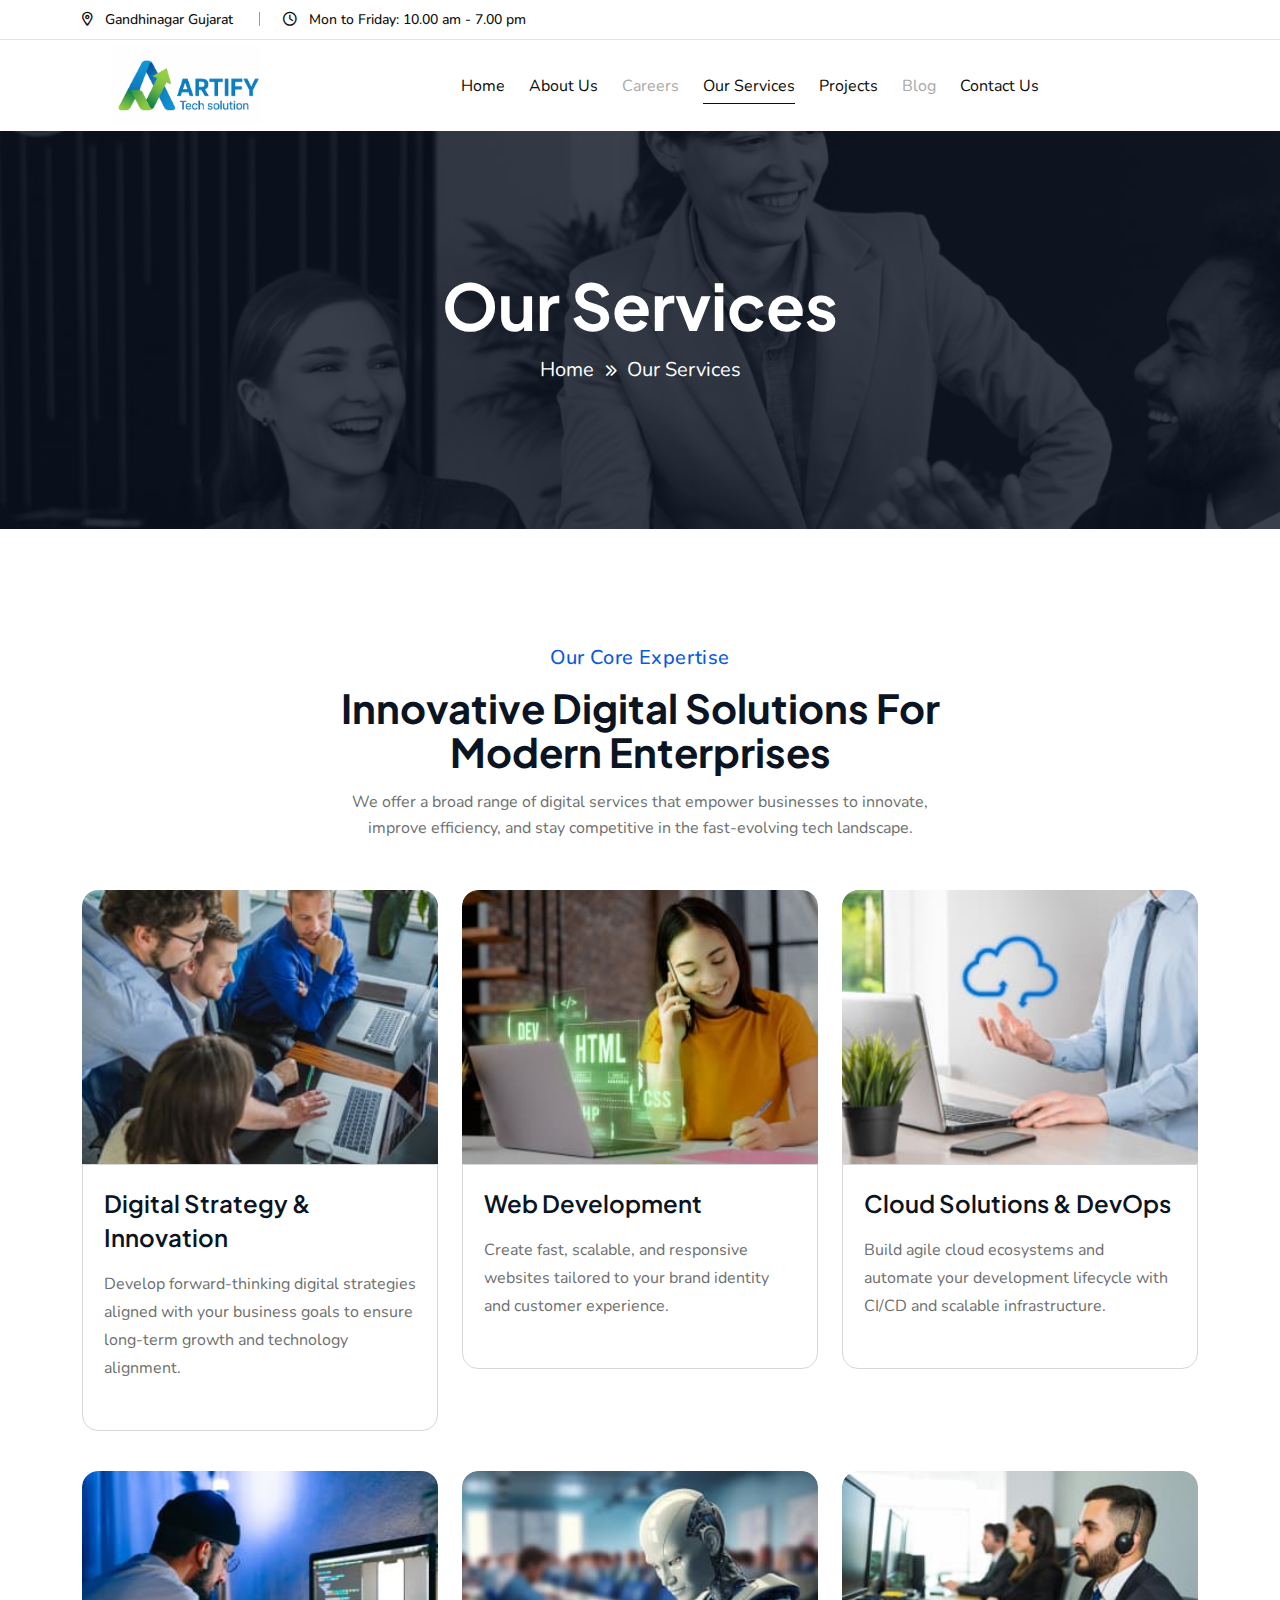
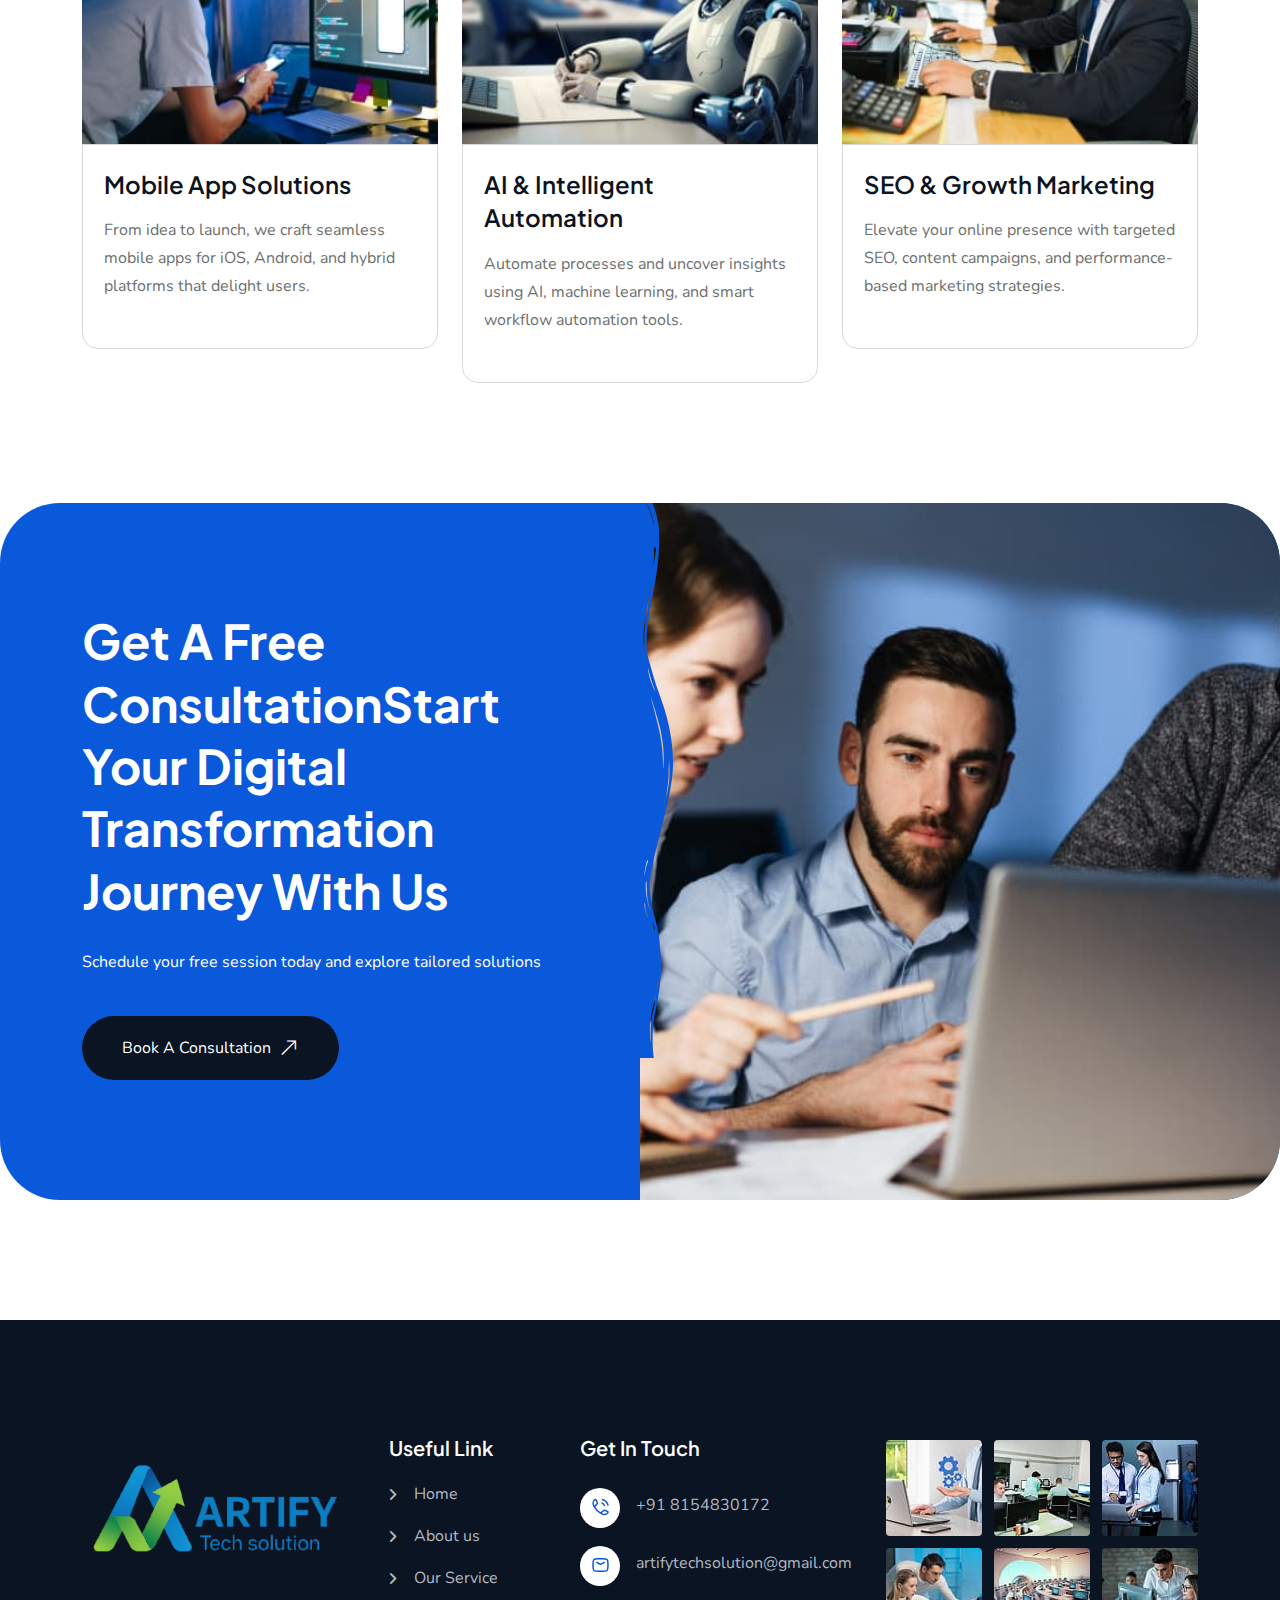
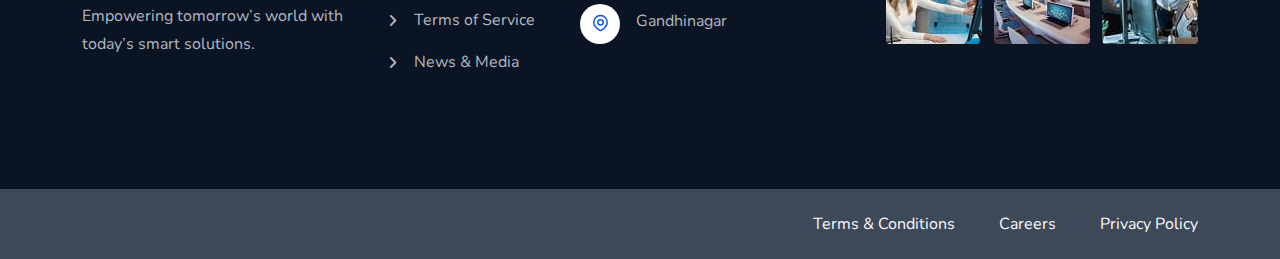
<file: service.html>
<!DOCTYPE html>
<html class="no-js" lang="zxx">
  <!-- Mirrored from html.themeholy.com/atek/demo/service.html by HTTrack Website Copier/3.x [XR&CO'2014], Sun, 18 May 2025 07:36:22 GMT -->
  <head>
    <meta charset="utf-8" />
    <meta http-equiv="x-ua-compatible" content="ie=edge" />
    <title>
      Artify Tech Solution
    </title>
    <meta name="author" content="Atek" />
    <meta
      name="description"
      content="Atek - It Business and Consulting Service Html Template"
    />
    <meta
      name="keywords"
      content="Atek - It Business and Consulting Service Html Template"
    />
    <meta name="robots" content="INDEX,FOLLOW" />
    <meta
      name="viewport"
      content="width=device-width,initial-scale=1,shrink-to-fit=no"
    />
    <link
      rel="apple-touch-icon"
      sizes="57x57"
      href="assets/img/favicons/apple-icon-57x57.png"
    />
    <link
      rel="apple-touch-icon"
      sizes="60x60"
      href="assets/img/favicons/apple-icon-60x60.png"
    />
    <link
      rel="apple-touch-icon"
      sizes="72x72"
      href="assets/img/favicons/apple-icon-72x72.png"
    />
    <link
      rel="apple-touch-icon"
      sizes="76x76"
      href="assets/img/favicons/apple-icon-76x76.png"
    />
    <link
      rel="apple-touch-icon"
      sizes="114x114"
      href="assets/img/favicons/apple-icon-114x114.png"
    />
    <link
      rel="apple-touch-icon"
      sizes="120x120"
      href="assets/img/favicons/apple-icon-120x120.png"
    />
    <link
      rel="apple-touch-icon"
      sizes="144x144"
      href="assets/img/favicons/apple-icon-144x144.png"
    />
    <link
      rel="apple-touch-icon"
      sizes="152x152"
      href="assets/img/favicons/apple-icon-152x152.png"
    />
    <link
      rel="apple-touch-icon"
      sizes="180x180"
      href="assets/img/favicons/apple-icon-180x180.png"
    />
    <link
      rel="icon"
      type="image/png"
      sizes="192x192"
      href="assets/img/favicons/android-icon-192x192.png"
    />
    <link
      rel="icon"
      type="image/png"
      sizes="32x32"
      href="assets/img/favicons/favicon-32x32.png"
    />
    <link
      rel="icon"
      type="image/png"
      sizes="96x96"
      href="assets/img/favicons/favicon-96x96.png"
    />
    <link
      rel="icon"
      type="image/png"
      sizes="16x16"
      href="assets/img/favicons/favicon-16x16.png"
    />
    <link rel="manifest" href="assets/img/favicons/manifest.json" />
    <meta name="msapplication-TileColor" content="#ffffff" />
    <meta
      name="msapplication-TileImage"
      content="assets/img/favicons/ms-icon-144x144.png"
    />
    <meta name="theme-color" content="#ffffff" />
    <link rel="preconnect" href="https://fonts.googleapis.com/" />
    <link rel="preconnect" href="https://fonts.gstatic.com/" crossorigin />
    <link rel="preconnect" href="https://fonts.googleapis.com/" />
    <link rel="preconnect" href="https://fonts.gstatic.com/" crossorigin />
    <link
      href="https://fonts.googleapis.com/css2?family=Nunito:ital,wght@0,200..1000;1,200..1000&amp;family=Plus+Jakarta+Sans:ital,wght@0,200..800;1,200..800&amp;display=swap"
      rel="stylesheet"
    />
    <link rel="stylesheet" href="assets/css/app.min.css" />
    <link rel="stylesheet" href="assets/css/fontawesome.min.css" />
    <link rel="stylesheet" href="assets/css/style.css" />
  </head>
  <body>
    <div class="preloader">
      <button class="th-btn preloaderCls">Cancel Preloader</button>
      <div class="preloader-inner">
        <img src="assets/img/LOGO1.png" alt="img" height="400px" width="400px"/>
       
      </div>
    </div>
    <div class="sidemenu-wrapper sidemenu-info">
      <div class="sidemenu-content">
        <button class="closeButton sideMenuCls">
          <i class="far fa-times"></i>
        </button>
        <div class="widget">
          <div class="th-widget-about">
            <div class="about-logo">
              <a href="index.html"
                ><img src="assets/img/logo2.svg" alt="Atek"
              /></a>
            </div>
            <p class="about-text">
              Quick access to essential system features, including the dashboard
              for an overview of operations, network settings for managing
              connectivity, system logs for tracking activities.
            </p>
            <div class="th-social">
              <a href="https://www.facebook.com/"
                ><i class="fab fa-facebook-f"></i
              ></a>
              <a href="https://www.twitter.com/"
                ><i class="fab fa-twitter"></i
              ></a>
              <a href="https://www.linkedin.com/"
                ><i class="fab fa-linkedin-in"></i
              ></a>
              <a href="https://www.whatsapp.com/"
                ><i class="fab fa-whatsapp"></i
              ></a>
              <a href="https://instagram.com/"
                ><i class="fab fa-instagram"></i
              ></a>
            </div>
          </div>
        </div>
        <div class="widget">
          <h3 class="widget_title">Recent Posts</h3>
          <div class="recent-post-wrap">
            <div class="recent-post d-flex align-items-center">
              <div class="media-img">
                <a href="blog-details.html"
                  ><img
                    src="assets/img/blog/recent-post-1-1.jpg"
                    alt="Blog Image"
                /></a>
              </div>
              <div class="media-body">
                <div class="recent-post-meta">
                  <a href="blog.html"
                    ><i class="far fa-calendar"></i>24 Jun , 2025</a
                  >
                </div>
                <h4 class="post-title">
                  <a class="text-inherit" href="blog-details.html"
                    >Where Vision Meets Concrete Reality</a
                  >
                </h4>
              </div>
            </div>
            <div class="recent-post d-flex align-items-center">
              <div class="media-img">
                <a href="blog-details.html"
                  ><img
                    src="assets/img/blog/recent-post-1-2.jpg"
                    alt="Blog Image"
                /></a>
              </div>
              <div class="media-body">
                <div class="recent-post-meta">
                  <a href="blog.html"
                    ><i class="far fa-calendar"></i>22 Jun , 2025</a
                  >
                </div>
                <h4 class="post-title">
                  <a class="text-inherit" href="blog-details.html"
                    >Raising the Bar in Construction.</a
                  >
                </h4>
              </div>
            </div>
          </div>
        </div>
        <div class="widget">
          <h3 class="widget_title">Get In Touch</h3>
          <div class="th-widget-contact">
            <div class="info-box_text">
              <div class="icon">
                <img src="assets/img/icon/phone.svg" alt="img" />
              </div>
              <div class="details">
                <p>
                  <a href="tel:+01234567890" class="info-box_link"
                    >+01 234 567 890</a
                  >
                </p>
                <p>
                  <a href="tel:+09876543210" class="info-box_link"
                    >+09 876 543 210</a
                  >
                </p>
              </div>
            </div>
            <div class="info-box_text">
              <div class="icon">
                <img src="assets/img/icon/envelope.svg" alt="img" />
              </div>
              <div class="details">
                <p>
                  <a href="mailto:mailinfo00@atek.com" class="info-box_link"
                    >mailinfo00@atek.com</a
                  >
                </p>
                <p>
                  <a href="mailto:support24@atek.com" class="info-box_link"
                    >support24@atek.com</a
                  >
                </p>
              </div>
            </div>
            <div class="info-box_text">
              <div class="icon">
                <img src="assets/img/icon/location-dot.svg" alt="img" />
              </div>
              <div class="details">
                <p>789 Inner Lane, Holy park, California, USA</p>
              </div>
            </div>
          </div>
        </div>
      </div>
    </div>
    <div class="popup-search-box">
      <button class="searchClose"><i class="fal fa-times"></i></button>
      <form action="#">
        <input type="text" placeholder="What are you looking for?" />
        <button type="submit"><i class="fal fa-search"></i></button>
      </form>
    </div>
    <div class="th-menu-wrapper onepage-nav">
      <div class="th-menu-area text-center">
        <button class="th-menu-toggle"><i class="fal fa-times"></i></button>
        <div class="mobile-logo">
          <a href="index.html"><img src="assets/img/LOGO1.png" height="170px" width="170px" alt="Atek" /></a>
        </div>
        <div class="th-menu-wrapper onepage-nav">
          <div class="th-menu-area text-center">
            <button class="th-menu-toggle"><i class="fal fa-times"></i></button>

            <div class="mobile-logo">
              <a href="index.html">
                <img src="assets/img/LOGO1.png" height="170px" width="170px" alt="Company Logo" />
              </a>
            </div>

            <div class="th-mobile-menu">
              <ul>
                <li><a class="active" href="index.html">Home</a></li>
                <li><a href="about.html">About Us</a></li>
                <li>
                  <span style="cursor: not-allowed; color: #aaa">Careers</span>
                </li>
                <li><a href="service.html">Our Services</a></li>
                <li><a href="project-grid.html">Projects</a></li>
                <li>
                  <span style="cursor: not-allowed; color: #aaa">Blog</span>
                </li>
                <li><a href="contact.html">Contact us</a></li>
              </ul>
            </div>
          </div>
        </div>
      </div>
    </div>

    <header class="th-header header-layout1">
      <div class="header-top">
        <div class="container th-container">
          <div
            class="row justify-content-center justify-content-xl-between align-items-center"
          >
            <div class="col-auto d-none d-md-block">
              <div class="header-links">
                <ul>
                  <li class="d-none d-xl-inline-block">
                    <i class="fa-sharp fa-regular fa-location-dot"></i>
                    <span>Gandhinagar Gujarat</span>
                  </li>
                  <li class="d-none d-xl-inline-block">
                    <i class="fa-regular fa-clock"></i>
                    <span>Mon to Friday: 10.00 am - 7.00 pm</span>
                  </li>
                </ul>
              </div>
            </div>
            <div class="col-auto">
              
            </div>
          </div>
        </div>
      </div>
      <div class="sticky-wrapper">
        <div class="menu-area">
          <div class="container th-container">
            <div class="row align-items-center justify-content-between">
              <div class="col-auto">
                <div class="header-logo">
                <img src="assets/img/LOGO.png" alt="Company Logo" width="150px" height="200px" style="margin-left: 30px;" height="auto" />
                </div>
              </div>
              <div class="col-auto me-xxl-auto">
                <nav class="main-menu d-none d-xl-inline-block">
                  <ul>
                    <li class=" mega-menu-wrap">
                      <a  href="index.html">Home</a>
                      
                    </li>
                    <li class="">
                      <a href="about.html">About Us</a>
                      
                    </li>
                   <li class="">
                      <span style="cursor: not-allowed; color: #aaa"
                        >Careers</span
                      >
                    </li>
                    <li >
                      <a href="service.html" class="active">Our Services</a>
                     
                    </li>
                    <li class="">
                      <a href="project-grid.html">Projects</a>
                     
                    </li>
                    <li class="">
                     
                       <span style="cursor: not-allowed; color: #aaa"
                        >Blog</span
                      >
                      
                    </li>
                    <li class="">
                      <a href="contact.html">Contact us</a>
                    
                    </li>
                  </ul>
                </nav>
                <button type="button" class="th-menu-toggle d-block d-xl-none">
                  <i class="far fa-bars"></i>
                </button>
              </div>
              <div class="col-auto d-none d-xl-block">
                <div class="header-button">
                  <!-- <button type="button" class="icon-btn searchBoxToggler">
                    <img src="assets/img/icon/search.svg" alt="icon" />
                  </button> -->
                  <a href="contact.html" class="th-btn th-icon"
                    >Get In Touch <i class="fa-light fa-arrow-right-long"></i
                  ></a>
                </div>
              </div>
            </div>
          </div>
          <div
            class="logo-bg"
            data-mask-src="assets/img/logo_bg_mask.png"
          ></div>
        </div>
      </div>
    </header>
    <div class="breadcumb-wrapper" data-bg-src="assets/img/bg/breadcumb-bg.jpg">
      <div class="container">
        <div class="breadcumb-content">
          <h1 class="breadcumb-title">Our Services</h1>
          <ul class="breadcumb-menu">
            <li><a href="index.html">Home</a></li>
            <li>Our Services</li>
          </ul>
        </div>
      </div>
    </div>
    <!-- <section
      class="position-relative bg-top-center overflow-hidden space-top"
      id="service-sec"
    >
      <div class="container">
        <div class="row justify-content-center">
          <div class="col-lg-8">
            <div class="title-area service-title-box text-center">
              <span class="sub-title mb-15">What We’re Offering</span>
              <h2 class="sec-title">Dealing in all professional IT services</h2>
              <p class="sec-text mb-50">
                IT solutions refer to a broad range of services and technologies
                designed to address<br />specific business needs, streamline
                operations, and drive growth.
              </p>
            </div>
          </div>
        </div>
        <div class="service-area">
          <div class="row gy-30 justify-content-center">
           <div class="col-xl-3 col-md-6">
  <div class="service-box service-style-1">
    <div class="service-img">
      <a href="#">
        <img src="assets/img/service/sv-1.jpg" alt="IT Strategy & Planning Service" />
      </a>
    </div>
    <div class="service-content">
      <h3 class="box-title">
        <a href="#">IT Strategy & Planning</a>
      </h3>
      <p class="service-box_text">
        Enhance your business performance with a customized IT strategy. 
        We evaluate your current infrastructure and develop a future-ready plan 
        that aligns technology with your long-term goals.
      </p>
      <a class="th-btn style4" href="#">
        Read More <i class="fa-light fa-arrow-right-long"></i>
      </a>
    </div>
  </div>
</div>

            <div class="col-xl-3 col-md-6">
              <div class="service-box service-style-1">
                <div class="service-img">
                  <a href="#"
                    ><img src="assets/img/service/sv-2.jpg" alt=""
                  /></a>
                </div>
                <div class="service-content">
                  <h3 class="box-title">
                    <a href="#">Web Development</a>
                  </h3>
                  <p class="service-box_text">
                    Assessing current IT infrastructure and aligning it with
                    business goals. Developing a roadmap.
                  </p>
                  <a class="th-btn style4" href="#"
                    >Read More <i class="fa-light fa-arrow-right-long"></i
                  ></a>
                </div>
              </div>
            </div>
            <div class="col-xl-3 col-md-6">
              <div class="service-box service-style-1">
                <div class="service-img">
                  <a href="#"
                    ><img src="assets/img/service/sv-3.jpg" alt=""
                  /></a>
                </div>
                <div class="service-content">
                  <h3 class="box-title">
                    <a href="#">Cloud Consulting</a>
                  </h3>
                  <p class="service-box_text">
                    Assessing current IT infrastructure and aligning it with
                    business goals. Developing a roadmap.
                  </p>
                  <a class="th-btn style4" href="#"
                    >Read More <i class="fa-light fa-arrow-right-long"></i
                  ></a>
                </div>
              </div>
            </div>
            <div class="col-xl-3 col-md-6">
              <div class="service-box service-style-1">
                <div class="service-img">
                  <a href="#"
                    ><img src="assets/img/service/sv-4.jpg" alt=""
                  /></a>
                </div>
                <div class="service-content">
                  <h3 class="box-title">
                    <a href="#">Machine Learning</a>
                  </h3>
                  <p class="service-box_text">
                    Assessing current IT infrastructure and aligning it with
                    business goals. Developing a roadmap.
                  </p>
                  <a class="th-btn style4" href="#"
                    >Read More <i class="fa-light fa-arrow-right-long"></i
                  ></a>
                </div>
              </div>
            </div>
            <div class="col-xl-3 col-md-6">
              <div class="service-box service-style-1">
                <div class="service-img">
                  <a href="#"
                    ><img src="assets/img/service/sv-5.jpg" alt=""
                  /></a>
                </div>
                <div class="service-content">
                  <h3 class="box-title">
                    <a href="#">House Renovation</a>
                  </h3>
                  <p class="service-box_text">
                    Assessing current IT infrastructure and aligning it with
                    business goals. Developing a roadmap.
                  </p>
                  <a class="th-btn style4" href="#"
                    >Read More <i class="fa-light fa-arrow-right-long"></i
                  ></a>
                </div>
              </div>
            </div>
            <div class="col-xl-3 col-md-6">
              <div class="service-box service-style-1">
                <div class="service-img">
                  <a href="#"
                    ><img src="assets/img/service/sv-6.jpg" alt=""
                  /></a>
                </div>
                <div class="service-content">
                  <h3 class="box-title">
                    <a href="#">Material Supply</a>
                  </h3>
                  <p class="service-box_text">
                    Assessing current IT infrastructure and aligning it with
                    business goals. Developing a roadmap.
                  </p>
                  <a class="th-btn style4" href="#"
                    >Read More <i class="fa-light fa-arrow-right-long"></i
                  ></a>
                </div>
              </div>
            </div>
            <div class="col-xl-3 col-md-6">
              <div class="service-box service-style-1">
                <div class="service-img">
                  <a href="#"
                    ><img src="assets/img/service/sv-7.jpg" alt=""
                  /></a>
                </div>
                <div class="service-content">
                  <h3 class="box-title">
                    <a href="#">General Contracting</a>
                  </h3>
                  <p class="service-box_text">
                    Assessing current IT infrastructure and aligning it with
                    business goals. Developing a roadmap.
                  </p>
                  <a class="th-btn style4" href="#"
                    >Read More <i class="fa-light fa-arrow-right-long"></i
                  ></a>
                </div>
              </div>
            </div>
            <div class="col-xl-3 col-md-6">
              <div class="service-box service-style-1">
                <div class="service-img">
                  <a href="#"
                    ><img src="assets/img/service/sv-8.jpg" alt=""
                  /></a>
                </div>
                <div class="service-content">
                  <h3 class="box-title">
                    <a href="#">Architecture Design</a>
                  </h3>
                  <p class="service-box_text">
                    Assessing current IT infrastructure and aligning it with
                    business goals. Developing a roadmap.
                  </p>
                  <a class="th-btn style4" href="#"
                    >Read More <i class="fa-light fa-arrow-right-long"></i
                  ></a>
                </div>
              </div>
            </div>
          </div>
        </div>
      </div>
    </section> -->
    <section
      class="position-relative bg-top-center overflow-hidden space-top"
      id="service-sec"
    >
      <div class="container">
        <div class="row justify-content-center">
          <div class="col-lg-8">
            <div class="title-area service-title-box text-center">
              <span class="sub-title mb-15">Our Core Expertise</span>
              <h2 class="sec-title">
                Innovative Digital Solutions for Modern Enterprises
              </h2>
              <p class="sec-text mb-50">
                We offer a broad range of digital services that empower
                businesses to innovate, improve efficiency, and stay competitive
                in the fast-evolving tech landscape.
              </p>
            </div>
          </div>
        </div>

        <div
          class="row gy-4 justify-content-center"
          style="margin-bottom: 40px"
        >
          <!-- Card 1 -->
          <div class="col-lg-4 col-md-6">
            <div class="service-box service-style-1">
              <div class="service-img">
                <a href="#">
                  <img
                    src="assets/img/service/sv-1.jpg"
                    alt="Digital Strategy"
                  />
                </a>
              </div>
              <div class="service-content">
                <h3 class="box-title">
                  <a href="#"
                    >Digital Strategy & Innovation</a
                  >
                </h3>
                <p class="service-box_text">
                  Develop forward-thinking digital strategies aligned with your
                  business goals to ensure long-term growth and technology
                  alignment.
                </p>
               
              </div>
            </div>
          </div>

          <!-- Card 2 -->
          <div class="col-lg-4 col-md-6">
            <div class="service-box service-style-1">
              <div class="service-img">
                <a href="#">
                  <img
                    src="assets/img/service/sv-2.jpg"
                    alt="Web Development"
                  />
                </a>
              </div>
              <div class="service-content">
                <h3 class="box-title">
                  <a href="#">Web Development</a>
                </h3>
                <p class="service-box_text">
                  Create fast, scalable, and responsive websites tailored to
                  your brand identity and customer experience.
                </p>
               
              </div>
            </div>
          </div>

          <!-- Card 3 -->
          <div class="col-lg-4 col-md-6">
            <div class="service-box service-style-1">
              <div class="service-img">
                <a href="#">
                  <img src="assets/img/service/sv-3.jpg" alt="Cloud Services" />
                </a>
              </div>
              <div class="service-content">
                <h3 class="box-title">
                  <a href="#">Cloud Solutions & DevOps</a>
                </h3>
                <p class="service-box_text">
                  Build agile cloud ecosystems and automate your development
                  lifecycle with CI/CD and scalable infrastructure.
                </p>
               
              </div>
            </div>
          </div>
        </div>

        <div class="row gy-4 justify-content-center">
          <!-- Card 4 -->
          <div class="col-lg-4 col-md-6">
            <div class="service-box service-style-1">
              <div class="service-img">
                <a href="#">
                  <img
                    src="assets/img/service/sv-7.jpg"
                    alt="App Development"
                  />
                </a>
              </div>
              <div class="service-content">
                <h3 class="box-title">
                  <a href="#">Mobile App Solutions</a>
                </h3>
                <p class="service-box_text">
                  From idea to launch, we craft seamless mobile apps for iOS,
                  Android, and hybrid platforms that delight users.
                </p>
               
              </div>
            </div>
          </div>

          <!-- Card 5 -->
          <div class="col-lg-4 col-md-6">
            <div class="service-box service-style-1">
              <div class="service-img">
                <a href="#">
                  <img src="assets/img/service/sv-4.jpg" alt="AI Services" />
                </a>
              </div>
              <div class="service-content">
                <h3 class="box-title">
                  <a href="#">AI & Intelligent Automation</a>
                </h3>
                <p class="service-box_text">
                  Automate processes and uncover insights using AI, machine
                  learning, and smart workflow automation tools.
                </p>
               
              </div>
            </div>
          </div>

          <!-- Card 6 -->
          <div class="col-lg-4 col-md-6">
            <div class="service-box service-style-1">
              <div class="service-img">
                <a href="#">
                  <img
                    src="assets/img/service/sv-6.jpg"
                    alt="Digital Marketing"
                  />
                </a>
              </div>
              <div class="service-content">
                <h3 class="box-title">
                  <a href="#">SEO & Growth Marketing</a>
                </h3>
                <p class="service-box_text">
                  Elevate your online presence with targeted SEO, content
                  campaigns, and performance-based marketing strategies.
                </p>
               
              </div>
            </div>
          </div>
        </div>
      </div>
    </section>

    <div class="position-relative overflow-hidden space">
      <div class="cta-sec6 theme-bg position-relative overflow-hidden">
        <div class="container">
          <div class="row">
            <div class="col-md-6 col-lg-6">
              <div
                class="cta-area6 text-center text-md-start space position-relative"
              >
                <div class="title-area mb-40">
                  <h2 class="sec-title text-white pe-xl-5 me-xl-4 mt-n3">
                    <span class="highlight-text">Get a Free Consultation</span
                    >Start your digital transformation journey with us
                  </h2>
                  <p class="text-white">
                    Schedule your free session today and explore tailored
                    solutions
                  </p>
                </div>
                <div class="btn-group">
                  <a href="contact.html" class="th-btn style5 th-radius th-icon"
                    >Book a Consultation
                    <i class="fa-light fa-arrow-right-long"></i
                  ></a>
                </div>
                <div class="cta6-shape">
                  <img src="assets/img/shape/cta6-shape.png" alt="" />
                </div>
              </div>
            </div>
          </div>
        </div>
        <div class="shape-mockup" data-bottom="0%" data-right="0">
          <img src="assets/img/normal/cta-img-6.jpg" alt="" />
        </div>
      </div>
    </div>

    <!-- <div class="brand-sec space-bottom">
      <div class="container th-container4">
        <p class="sec-note text-center mb-60">
          Trusted by 1600+ of the world's most popular companies
        </p>
        <div
          class="swiper th-slider brandSlider1"
          id="brandSlider1"
          data-slider-options='{"breakpoints":{"0":{"slidesPerView":1},"576":{"slidesPerView":"2"},"768":{"slidesPerView":"3"},"992":{"slidesPerView":"3"},"1200":{"slidesPerView":"6"},"1400":{"slidesPerView":"7"}}}'
        >
          <div class="swiper-wrapper">
            <div class="swiper-slide">
              <div class="brand-box">
                <a href="#"
                  ><img
                    class="original"
                    src="assets/img/brand/brand_1_1.svg"
                    alt="Brand Logo" />
                  <img
                    class="gray"
                    src="assets/img/brand/brand_1_1.svg"
                    alt="Brand Logo"
                /></a>
              </div>
            </div>
            <div class="swiper-slide">
              <div class="brand-box">
                <a href="#"
                  ><img
                    class="original"
                    src="assets/img/brand/brand_1_2.svg"
                    alt="Brand Logo" />
                  <img
                    class="gray"
                    src="assets/img/brand/brand_1_2.svg"
                    alt="Brand Logo"
                /></a>
              </div>
            </div>
            <div class="swiper-slide">
              <div class="brand-box">
                <a href="#"
                  ><img
                    class="original"
                    src="assets/img/brand/brand_1_3.svg"
                    alt="Brand Logo" />
                  <img
                    class="gray"
                    src="assets/img/brand/brand_1_3.svg"
                    alt="Brand Logo"
                /></a>
              </div>
            </div>
            <div class="swiper-slide">
              <div class="brand-box">
                <a href="#"
                  ><img
                    class="original"
                    src="assets/img/brand/brand_1_4.svg"
                    alt="Brand Logo" />
                  <img
                    class="gray"
                    src="assets/img/brand/brand_1_4.svg"
                    alt="Brand Logo"
                /></a>
              </div>
            </div>
            <div class="swiper-slide">
              <div class="brand-box">
                <a href="#"
                  ><img
                    class="original"
                    src="assets/img/brand/brand_1_5.svg"
                    alt="Brand Logo" />
                  <img
                    class="gray"
                    src="assets/img/brand/brand_1_5.svg"
                    alt="Brand Logo"
                /></a>
              </div>
            </div>
            <div class="swiper-slide">
              <div class="brand-box">
                <a href="#"
                  ><img
                    class="original"
                    src="assets/img/brand/brand_1_6.svg"
                    alt="Brand Logo" />
                  <img
                    class="gray"
                    src="assets/img/brand/brand_1_6.svg"
                    alt="Brand Logo"
                /></a>
              </div>
            </div>
            <div class="swiper-slide">
              <div class="brand-box">
                <a href="#"
                  ><img
                    class="original"
                    src="assets/img/brand/brand_1_7.svg"
                    alt="Brand Logo" />
                  <img
                    class="gray"
                    src="assets/img/brand/brand_1_7.svg"
                    alt="Brand Logo"
                /></a>
              </div>
            </div>
            <div class="swiper-slide">
              <div class="brand-box">
                <a href="#"
                  ><img
                    class="original"
                    src="assets/img/brand/brand_1_1.svg"
                    alt="Brand Logo" />
                  <img
                    class="gray"
                    src="assets/img/brand/brand_1_1.svg"
                    alt="Brand Logo"
                /></a>
              </div>
            </div>
            <div class="swiper-slide">
              <div class="brand-box">
                <a href="#"
                  ><img
                    class="original"
                    src="assets/img/brand/brand_1_4.svg"
                    alt="Brand Logo" />
                  <img
                    class="gray"
                    src="assets/img/brand/brand_1_4.svg"
                    alt="Brand Logo"
                /></a>
              </div>
            </div>
            <div class="swiper-slide">
              <div class="brand-box">
                <a href="#"
                  ><img
                    class="original"
                    src="assets/img/brand/brand_1_3.svg"
                    alt="Brand Logo" />
                  <img
                    class="gray"
                    src="assets/img/brand/brand_1_3.svg"
                    alt="Brand Logo"
                /></a>
              </div>
            </div>
            <div class="swiper-slide">
              <div class="brand-box">
                <a href="#"
                  ><img
                    class="original"
                    src="assets/img/brand/brand_1_2.svg"
                    alt="Brand Logo" />
                  <img
                    class="gray"
                    src="assets/img/brand/brand_1_2.svg"
                    alt="Brand Logo"
                /></a>
              </div>
            </div>
            <div class="swiper-slide">
              <div class="brand-box">
                <a href="#"
                  ><img
                    class="original"
                    src="assets/img/brand/brand_1_1.svg"
                    alt="Brand Logo" />
                  <img
                    class="gray"
                    src="assets/img/brand/brand_1_1.svg"
                    alt="Brand Logo"
                /></a>
              </div>
            </div>
            <div class="swiper-slide">
              <div class="brand-box">
                <a href="#"
                  ><img
                    class="original"
                    src="assets/img/brand/brand_1_1.svg"
                    alt="Brand Logo" />
                  <img
                    class="gray"
                    src="assets/img/brand/brand_1_1.svg"
                    alt="Brand Logo"
                /></a>
              </div>
            </div>
            <div class="swiper-slide">
              <div class="brand-box">
                <a href="#"
                  ><img
                    class="original"
                    src="assets/img/brand/brand_1_1.svg"
                    alt="Brand Logo" />
                  <img
                    class="gray"
                    src="assets/img/brand/brand_1_1.svg"
                    alt="Brand Logo"
                /></a>
              </div>
            </div>
          </div>
        </div>
      </div>
    </div> -->
 <footer class="footer-wrapper footer-layout1 black-bg space-top">
      <div class="widget-area">
        <div class="container">
        <!-- for subscribe -->
          <!-- <div class="newsletter-area">
            <div class="newsletter-top">
              <div class="row gy-4 align-items-center">
               
                <div class="col-lg-7">
                  <form class="newsletter-form">
                    <input
                      class="form-control"
                      type="email"
                      placeholder="Enter Email"
                      required=""
                    />
                    <button type="submit" class="th-btn style3">
                      Subscribe Now
                      <img src="assets/img/icon/plane.svg" alt="" />
                    </button>
                  </form>
                </div>
              </div>
            </div>
          </div> -->
          <div class="row justify-content-between">
            <div class="col-md-6 col-xl-3">
              <div class="widget footer-widget">
                <div class="th-widget-about">
                  <div class="about-logo">
                    <a href="index.html"
                      ><img src="assets/img/LOGO1.png" alt="Artify Tech solution"
                    /></a>
                  </div>
                  <p class="about-text">
                   Empowering tomorrow’s world with today’s smart solutions.
                  </p>
                  <!-- <div class="th-social">
                    <a href="https://www.facebook.com/"
                      ><i class="fab fa-facebook-f"></i
                    ></a>
                    <a href="https://www.twitter.com/"
                      ><i class="fab fa-twitter"></i
                    ></a>
                    <a href="https://www.linkedin.com/"
                      ><i class="fab fa-linkedin-in"></i
                    ></a>
                    <a href="https://www.whatsapp.com/"
                      ><i class="fab fa-whatsapp"></i
                    ></a>
                    <a href="https://instagram.com/"
                      ><i class="fab fa-instagram"></i
                    ></a>
                  </div> -->
                </div>
              </div>
            </div>
            <div class="col-md-6 col-xl-auto">
              <div class="widget widget_nav_menu footer-widget">
                <h3 class="widget_title">Useful Link</h3>
                <div class="menu-all-pages-container">
                  <ul class="menu">
                    <li><a href="index.html">Home</a></li>
                    <li><a href="about.html">About us</a></li>
                    <li><a href="service.html">Our Service</a></li>
                    <li><a href="contact.html">Terms of Service</a></li>
                    <li><a href="service.html">News & Media</a></li>
                  </ul>
                </div>
              </div>
            </div>
            <div class="col-md-6 col-xl-auto">
              <div class="widget footer-widget">
                <h3 class="widget_title">Get In Touch</h3>
                <div class="th-widget-contact">
                  <div class="info-box_text">
                    <div class="icon">
                      <img src="assets/img/icon/phone.svg" alt="img" />
                    </div>
                    <div class="details">
                      <p>
                        <a href="tel:+91 8154830172" class="info-box_link" 
                          >+91 8154830172</a
                        >
                      </p>
                    </div>
                  </div>
                  <div class="info-box_text">
                    <div class="icon">
                      <img src="assets/img/icon/envelope.svg" alt="img" />
                    </div>
                    <div class="details">
                      <p>
                        <a
                          href="mailto:mailinfo00@atek.com"
                          class="info-box_link"
                          >artifytechsolution@gmail.com</a
                        >
                      </p>
                    </div>
                  </div>
                  <div class="info-box_text">
                    <div class="icon">
                      <img src="assets/img/icon/location-dot.svg" alt="img" />
                    </div>
                    <div class="details">
                      <p>
                        <a
                          href="https://maps.app.goo.gl/QyH2fFoJ9fii93mt7"
                          target="_blank"
                          >Gandhinagar</a
                        >
                      </p>
                    </div>
                  </div>
                </div>
              </div>
            </div>
            <div class="col-md-6 col-xl-auto">
              <div class="widget footer-widget">
               
                <div class="sidebar-gallery">
                  <div class="gallery-thumb">
                    <img
                      src="assets/img/widget/gallery_1_1.jpg"
                      alt="Gallery Image"
                    />
                    <a
                      target="_blank"
                      href="https://www.instagram.com/"
                      class="gallery-btn"
                      ><i class="fab fa-instagram"></i
                    ></a>
                  </div>
                  <div class="gallery-thumb">
                    <img
                      src="assets/img/widget/gallery_1_2.jpg"
                      alt="Gallery Image"
                    />
                    <a
                      target="_blank"
                      href="https://www.instagram.com/"
                      class="gallery-btn"
                      ><i class="fab fa-instagram"></i
                    ></a>
                  </div>
                  <div class="gallery-thumb">
                    <img
                      src="assets/img/widget/gallery_1_3.jpg"
                      alt="Gallery Image"
                    />
                    <a
                      target="_blank"
                      href="https://www.instagram.com/"
                      class="gallery-btn"
                      ><i class="fab fa-instagram"></i
                    ></a>
                  </div>
                  <div class="gallery-thumb">
                    <img
                      src="assets/img/widget/gallery_1_4.jpg"
                      alt="Gallery Image"
                    />
                    <a
                      target="_blank"
                      href="https://www.instagram.com/"
                      class="gallery-btn"
                      ><i class="fab fa-instagram"></i
                    ></a>
                  </div>
                  <div class="gallery-thumb">
                    <img
                      src="assets/img/widget/gallery_1_5.jpg"
                      alt="Gallery Image"
                    />
                    <a
                      target="_blank"
                      href="https://www.instagram.com/"
                      class="gallery-btn"
                      ><i class="fab fa-instagram"></i
                    ></a>
                  </div>
                  <div class="gallery-thumb">
                    <img
                      src="assets/img/widget/gallery_1_6.jpg"
                      alt="Gallery Image"
                    />
                    <a
                      target="_blank"
                      href="https://www.instagram.com/"
                      class="gallery-btn"
                      ><i class="fab fa-instagram"></i
                    ></a>
                  </div>
                </div>
              </div>
            </div>
          </div>
        </div>
      </div>
      <div class="copyright-wrap">
        <div class="container">
          <div class="row justify-content-lg-between align-items-center">
            <div class="col-lg-6">
            
            </div>
            <div class="col-lg-6 text-center text-lg-end">
              <div class="footer-links">
                <ul>
                  <li><a href="about.html">Terms & Conditions</a></li>
                  <li><a href="about.html">Careers</a></li>
                  <li><a href="about.html">Privacy Policy</a></li>
                </ul>
              </div>
            </div>
          </div>
        </div>
      </div>
    </footer>
    <div class="scroll-top">
      <svg
        class="progress-circle svg-content"
        width="100%"
        height="100%"
        viewBox="-1 -1 102 102"
      >
        <path
          d="M50,1 a49,49 0 0,1 0,98 a49,49 0 0,1 0,-98"
          style="
            transition: stroke-dashoffset 10ms linear 0s;
            stroke-dasharray: 307.919, 307.919;
            stroke-dashoffset: 307.919;
          "
        ></path>
      </svg>
    </div>
    <script src="assets/js/vendor/jquery-3.7.1.min.js"></script>
    <script src="assets/js/app.min.js"></script>
    <script src="assets/js/main.js"></script>
  </body>
  <!-- Mirrored from html.themeholy.com/atek/demo/service.html by HTTrack Website Copier/3.x [XR&CO'2014], Sun, 18 May 2025 07:36:25 GMT -->
</html>
</file>
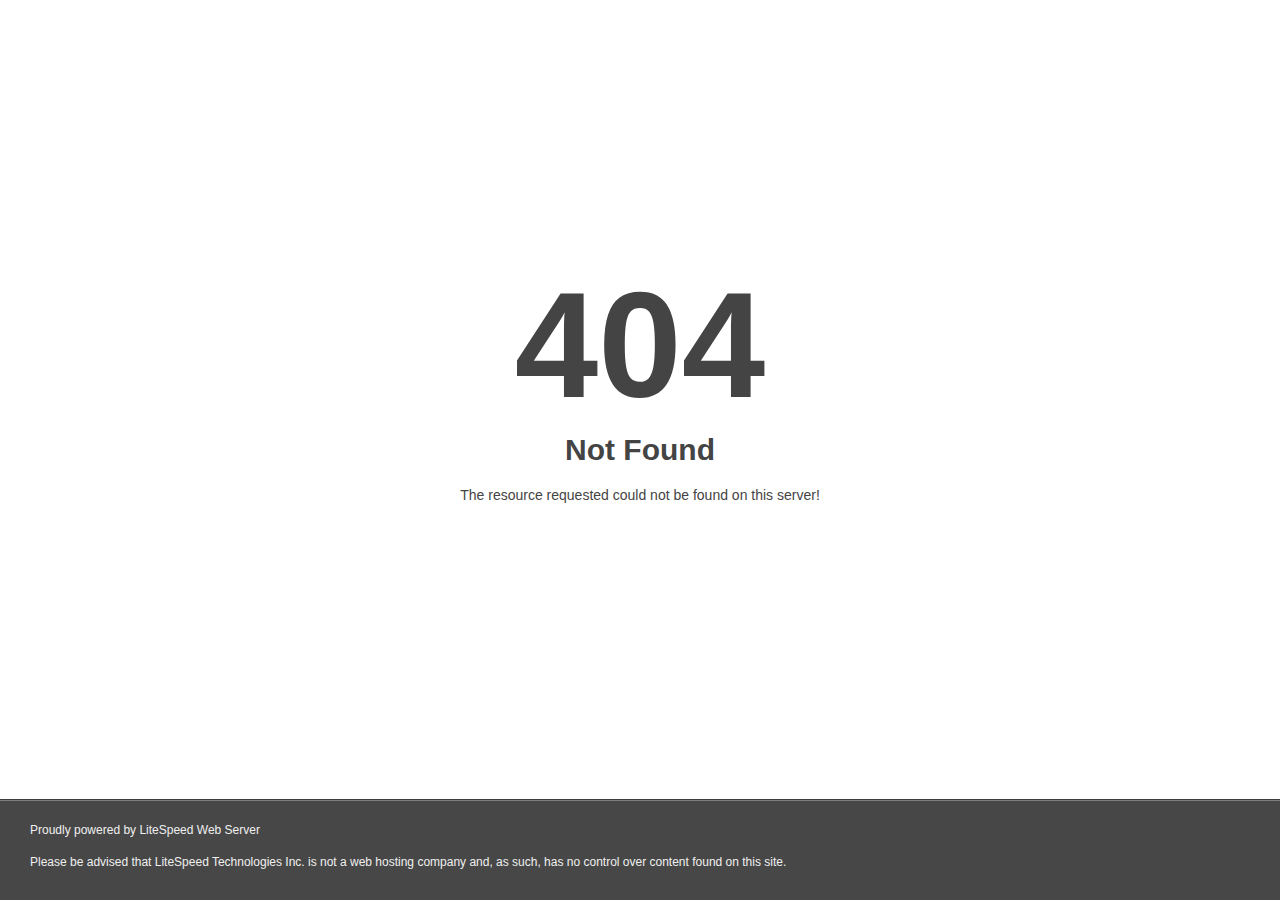
<file: assets/img/normal/shape.html>
<!DOCTYPE html>
<html style="height:100%">
<head>
<meta name="viewport" content="width=device-width, initial-scale=1, shrink-to-fit=no" />
<title> 404 Not Found
</title><style>@media (prefers-color-scheme:dark){body{background-color:#000!important}}</style></head>
<body style="color: #444; margin:0;font: normal 14px/20px Arial, Helvetica, sans-serif; height:100%; background-color: #fff;">
<div style="height:auto; min-height:100%; ">     <div style="text-align: center; width:800px; margin-left: -400px; position:absolute; top: 30%; left:50%;">
        <h1 style="margin:0; font-size:150px; line-height:150px; font-weight:bold;">404</h1>
<h2 style="margin-top:20px;font-size: 30px;">Not Found
</h2>
<p>The resource requested could not be found on this server!</p>
</div></div><div style="color:#f0f0f0; font-size:12px;margin:auto;padding:0px 30px 0px 30px;position:relative;clear:both;height:100px;margin-top:-101px;background-color:#474747;border-top: 1px solid rgba(0,0,0,0.15);box-shadow: 0 1px 0 rgba(255, 255, 255, 0.3) inset;">
<br>Proudly powered by LiteSpeed Web Server<p>Please be advised that LiteSpeed Technologies Inc. is not a web hosting company and, as such, has no control over content found on this site.</p></div></body></html>
</file>
<file: assets/css/app.min.css>
@charset "UTF-8";/*!
 * Bootstrap v5.0.0-beta1 (https://getbootstrap.com/)
 * Copyright 2011-2020 The Bootstrap Authors
 * Copyright 2011-2020 Twitter, Inc.
 * Licensed under MIT (https://github.com/twbs/bootstrap/blob/main/LICENSE)
 */:root{--bs-blue:#0d6efd;--bs-indigo:#6610f2;--bs-purple:#6f42c1;--bs-pink:#d63384;--bs-red:#dc3545;--bs-orange:#fd7e14;--bs-yellow:#ffc107;--bs-green:#198754;--bs-teal:#20c997;--bs-cyan:#0dcaf0;--bs-white:#fff;--bs-gray:#6c757d;--bs-gray-dark:#343a40;--bs-primary:#0d6efd;--bs-secondary:#6c757d;--bs-success:#198754;--bs-info:#0dcaf0;--bs-warning:#ffc107;--bs-danger:#dc3545;--bs-light:#f8f9fa;--bs-dark:#212529;--bs-font-sans-serif:system-ui,-apple-system,"Segoe UI",Roboto,"Helvetica Neue",Arial,"Noto Sans","Liberation Sans",sans-serif,"Apple Color Emoji","Segoe UI Emoji","Segoe UI Symbol","Noto Color Emoji";--bs-font-monospace:SFMono-Regular,Menlo,Monaco,Consolas,"Liberation Mono","Courier New",monospace;--bs-gradient:linear-gradient(180deg,hsla(0,0%,100%,.15),hsla(0,0%,100%,0))}*,:after,:before{box-sizing:border-box}@media (prefers-reduced-motion:no-preference){:root{scroll-behavior:smooth}}body{margin:0;font-family:var(--bs-font-sans-serif);font-size:1rem;font-weight:400;line-height:1.5;color:#212529;background-color:#fff;-webkit-text-size-adjust:100%;-webkit-tap-highlight-color:transparent}[tabindex="-1"]:focus:not(:focus-visible){outline:0!important}hr{margin:1rem 0;color:inherit;background-color:currentColor;border:0;opacity:.25}hr:not([size]){height:1px}.h1,.h2,.h3,.h4,.h5,.h6,h1,h2,h3,h4,h5,h6{margin-top:0;margin-bottom:.5rem;font-weight:500;line-height:1.2}.h1,h1{font-size:calc(1.375rem + 1.5vw)}@media (min-width:1200px){.h1,h1{font-size:2.5rem}}.h2,h2{font-size:calc(1.325rem + .9vw)}@media (min-width:1200px){.h2,h2{font-size:2rem}}.h3,h3{font-size:calc(1.3rem + .6vw)}@media (min-width:1200px){.h3,h3{font-size:1.75rem}}.h4,h4{font-size:calc(1.275rem + .3vw)}@media (min-width:1200px){.h4,h4{font-size:1.5rem}}.h5,h5{font-size:1.25rem}.h6,h6{font-size:1rem}p{margin-top:0;margin-bottom:1rem}abbr[data-bs-original-title],abbr[title]{text-decoration:underline;-webkit-text-decoration:underline dotted;text-decoration:underline dotted;cursor:help;-webkit-text-decoration-skip-ink:none;text-decoration-skip-ink:none}address{margin-bottom:1rem;font-style:normal;line-height:inherit}ol,ul{padding-left:2rem}dl,ol,ul{margin-top:0;margin-bottom:1rem}ol ol,ol ul,ul ol,ul ul{margin-bottom:0}dt{font-weight:700}dd{margin-bottom:.5rem;margin-left:0}blockquote{margin:0 0 1rem}b,strong{font-weight:bolder}.small,small{font-size:.875em}.mark,mark{padding:.2em;background-color:#fcf8e3}sub,sup{position:relative;font-size:.75em;line-height:0;vertical-align:baseline}sub{bottom:-.25em}sup{top:-.5em}a{color:#0d6efd;text-decoration:underline}a:hover{color:#0a58ca}a:not([href]):not([class]),a:not([href]):not([class]):hover{color:inherit;text-decoration:none}code,kbd,pre,samp{font-family:var(--bs-font-monospace);font-size:1em;direction:ltr;unicode-bidi:bidi-override}pre{display:block;margin-top:0;margin-bottom:1rem;overflow:auto;font-size:.875em}pre code{font-size:inherit;color:inherit;word-break:normal}code{font-size:.875em;color:#d63384;word-wrap:break-word}a>code{color:inherit}kbd{padding:.2rem .4rem;font-size:.875em;color:#fff;background-color:#212529;border-radius:.2rem}kbd kbd{padding:0;font-size:1em;font-weight:700}figure{margin:0 0 1rem}img,svg{vertical-align:middle}table{caption-side:bottom;border-collapse:collapse}caption{padding-top:.5rem;padding-bottom:.5rem;color:#6c757d;text-align:left}th{text-align:inherit;text-align:-webkit-match-parent}tbody,td,tfoot,th,thead,tr{border-color:inherit;border-style:solid;border-width:0}label{display:inline-block}button{border-radius:0}button:focus{outline:1px dotted;outline:5px auto -webkit-focus-ring-color}button,input,optgroup,select,textarea{margin:0;font-family:inherit;font-size:inherit;line-height:inherit}button,select{text-transform:none}[role=button]{cursor:pointer}select{word-wrap:normal}[list]::-webkit-calendar-picker-indicator{display:none}[type=button],[type=reset],[type=submit],button{-webkit-appearance:button}[type=button]:not(:disabled),[type=reset]:not(:disabled),[type=submit]:not(:disabled),button:not(:disabled){cursor:pointer}::-moz-focus-inner{padding:0;border-style:none}textarea{resize:vertical}fieldset{min-width:0;padding:0;margin:0;border:0}legend{float:left;width:100%;padding:0;margin-bottom:.5rem;font-size:calc(1.275rem + .3vw);line-height:inherit}@media (min-width:1200px){legend{font-size:1.5rem}}legend+*{clear:left}::-webkit-datetime-edit-day-field,::-webkit-datetime-edit-fields-wrapper,::-webkit-datetime-edit-hour-field,::-webkit-datetime-edit-minute,::-webkit-datetime-edit-month-field,::-webkit-datetime-edit-text,::-webkit-datetime-edit-year-field{padding:0}::-webkit-inner-spin-button{height:auto}[type=search]{outline-offset:-2px;-webkit-appearance:textfield}::-webkit-search-decoration{-webkit-appearance:none}::-webkit-color-swatch-wrapper{padding:0}::file-selector-button{font:inherit}::-webkit-file-upload-button{font:inherit;-webkit-appearance:button}output{display:inline-block}iframe{border:0}summary{display:list-item;cursor:pointer}progress{vertical-align:baseline}[hidden]{display:none!important}.lead{font-size:1.25rem;font-weight:300}.display-1{font-size:calc(1.625rem + 4.5vw);font-weight:300;line-height:1.2}@media (min-width:1200px){.display-1{font-size:5rem}}.display-2{font-size:calc(1.575rem + 3.9vw);font-weight:300;line-height:1.2}@media (min-width:1200px){.display-2{font-size:4.5rem}}.display-3{font-size:calc(1.525rem + 3.3vw);font-weight:300;line-height:1.2}@media (min-width:1200px){.display-3{font-size:4rem}}.display-4{font-size:calc(1.475rem + 2.7vw);font-weight:300;line-height:1.2}@media (min-width:1200px){.display-4{font-size:3.5rem}}.display-5{font-size:calc(1.425rem + 2.1vw);font-weight:300;line-height:1.2}@media (min-width:1200px){.display-5{font-size:3rem}}.display-6{font-size:calc(1.375rem + 1.5vw);font-weight:300;line-height:1.2}@media (min-width:1200px){.display-6{font-size:2.5rem}}.list-inline,.list-unstyled{padding-left:0;list-style:none}.list-inline-item{display:inline-block}.list-inline-item:not(:last-child){margin-right:.5rem}.initialism{font-size:.875em;text-transform:uppercase}.blockquote{margin-bottom:1rem;font-size:1.25rem}.blockquote>:last-child{margin-bottom:0}.blockquote-footer{margin-top:-1rem;margin-bottom:1rem;font-size:.875em;color:#6c757d}.blockquote-footer:before{content:"— "}.img-fluid,.img-thumbnail{max-width:100%;height:auto}.img-thumbnail{padding:.25rem;background-color:#fff;border:1px solid #dee2e6;border-radius:.25rem}.figure{display:inline-block}.figure-img{margin-bottom:.5rem;line-height:1}.figure-caption{font-size:.875em;color:#6c757d}.container,.container-fluid,.container-lg,.container-md,.container-sm,.container-xl,.container-xxl{width:100%;padding-right:var(--bs-gutter-x,.75rem);padding-left:var(--bs-gutter-x,.75rem);margin-right:auto;margin-left:auto}@media (min-width:576px){.container,.container-sm{max-width:540px}}@media (min-width:768px){.container,.container-md,.container-sm{max-width:720px}}@media (min-width:992px){.container,.container-lg,.container-md,.container-sm{max-width:960px}}@media (min-width:1200px){.container,.container-lg,.container-md,.container-sm,.container-xl{max-width:1140px}}@media (min-width:1400px){.container,.container-lg,.container-md,.container-sm,.container-xl,.container-xxl{max-width:1320px}}.row{--bs-gutter-x:1.5rem;--bs-gutter-y:0;display:-webkit-box;display:-webkit-flex;display:-ms-flexbox;display:flex;-webkit-flex-wrap:wrap;-ms-flex-wrap:wrap;flex-wrap:wrap;margin-top:calc(var(--bs-gutter-y) * -1);margin-right:calc(var(--bs-gutter-x)/ -2);margin-left:calc(var(--bs-gutter-x)/ -2)}.row>*{-webkit-flex-shrink:0;-ms-flex-negative:0;flex-shrink:0;width:100%;max-width:100%;padding-right:calc(var(--bs-gutter-x)/ 2);padding-left:calc(var(--bs-gutter-x)/ 2);margin-top:var(--bs-gutter-y)}.col{-webkit-box-flex:1;-webkit-flex:1 0 0%;-ms-flex:1 0 0%;flex:1 0 0%}.row-cols-auto>*{width:auto}.row-cols-1>*,.row-cols-auto>*{-webkit-box-flex:0;-webkit-flex:0 0 auto;-ms-flex:0 0 auto;flex:0 0 auto}.row-cols-1>*{width:100%}.row-cols-2>*{width:50%}.row-cols-2>*,.row-cols-3>*{-webkit-box-flex:0;-webkit-flex:0 0 auto;-ms-flex:0 0 auto;flex:0 0 auto}.row-cols-3>*{width:33.3333333333%}.row-cols-4>*{width:25%}.row-cols-4>*,.row-cols-5>*{-webkit-box-flex:0;-webkit-flex:0 0 auto;-ms-flex:0 0 auto;flex:0 0 auto}.row-cols-5>*{width:20%}.row-cols-6>*{width:16.6666666667%}.col-auto,.row-cols-6>*{-webkit-box-flex:0;-webkit-flex:0 0 auto;-ms-flex:0 0 auto;flex:0 0 auto}.col-auto{width:auto}.col-1{width:8.3333333333%}.col-1,.col-2{-webkit-box-flex:0;-webkit-flex:0 0 auto;-ms-flex:0 0 auto;flex:0 0 auto}.col-2{width:16.6666666667%}.col-3{width:25%}.col-3,.col-4{-webkit-box-flex:0;-webkit-flex:0 0 auto;-ms-flex:0 0 auto;flex:0 0 auto}.col-4{width:33.3333333333%}.col-5{width:41.6666666667%}.col-5,.col-6{-webkit-box-flex:0;-webkit-flex:0 0 auto;-ms-flex:0 0 auto;flex:0 0 auto}.col-6{width:50%}.col-7{width:58.3333333333%}.col-7,.col-8{-webkit-box-flex:0;-webkit-flex:0 0 auto;-ms-flex:0 0 auto;flex:0 0 auto}.col-8{width:66.6666666667%}.col-9{width:75%}.col-9,.col-10{-webkit-box-flex:0;-webkit-flex:0 0 auto;-ms-flex:0 0 auto;flex:0 0 auto}.col-10{width:83.3333333333%}.col-11{width:91.6666666667%}.col-11,.col-12{-webkit-box-flex:0;-webkit-flex:0 0 auto;-ms-flex:0 0 auto;flex:0 0 auto}.col-12{width:100%}.offset-1{margin-left:8.3333333333%}.offset-2{margin-left:16.6666666667%}.offset-3{margin-left:25%}.offset-4{margin-left:33.3333333333%}.offset-5{margin-left:41.6666666667%}.offset-6{margin-left:50%}.offset-7{margin-left:58.3333333333%}.offset-8{margin-left:66.6666666667%}.offset-9{margin-left:75%}.offset-10{margin-left:83.3333333333%}.offset-11{margin-left:91.6666666667%}.g-0,.gx-0{--bs-gutter-x:0}.g-0,.gy-0{--bs-gutter-y:0}.g-1,.gx-1{--bs-gutter-x:0.25rem}.g-1,.gy-1{--bs-gutter-y:0.25rem}.g-2,.gx-2{--bs-gutter-x:0.5rem}.g-2,.gy-2{--bs-gutter-y:0.5rem}.g-3,.gx-3{--bs-gutter-x:1rem}.g-3,.gy-3{--bs-gutter-y:1rem}.g-4,.gx-4{--bs-gutter-x:1.5rem}.g-4,.gy-4{--bs-gutter-y:1.5rem}.g-5,.gx-5{--bs-gutter-x:3rem}.g-5,.gy-5{--bs-gutter-y:3rem}@media (min-width:576px){.col-sm{-webkit-box-flex:1;-webkit-flex:1 0 0%;-ms-flex:1 0 0%;flex:1 0 0%}.row-cols-sm-auto>*{width:auto}.row-cols-sm-1>*,.row-cols-sm-auto>*{-webkit-box-flex:0;-webkit-flex:0 0 auto;-ms-flex:0 0 auto;flex:0 0 auto}.row-cols-sm-1>*{width:100%}.row-cols-sm-2>*{width:50%}.row-cols-sm-2>*,.row-cols-sm-3>*{-webkit-box-flex:0;-webkit-flex:0 0 auto;-ms-flex:0 0 auto;flex:0 0 auto}.row-cols-sm-3>*{width:33.3333333333%}.row-cols-sm-4>*{width:25%}.row-cols-sm-4>*,.row-cols-sm-5>*{-webkit-box-flex:0;-webkit-flex:0 0 auto;-ms-flex:0 0 auto;flex:0 0 auto}.row-cols-sm-5>*{width:20%}.row-cols-sm-6>*{width:16.6666666667%}.col-sm-auto,.row-cols-sm-6>*{-webkit-box-flex:0;-webkit-flex:0 0 auto;-ms-flex:0 0 auto;flex:0 0 auto}.col-sm-auto{width:auto}.col-sm-1{width:8.3333333333%}.col-sm-1,.col-sm-2{-webkit-box-flex:0;-webkit-flex:0 0 auto;-ms-flex:0 0 auto;flex:0 0 auto}.col-sm-2{width:16.6666666667%}.col-sm-3{width:25%}.col-sm-3,.col-sm-4{-webkit-box-flex:0;-webkit-flex:0 0 auto;-ms-flex:0 0 auto;flex:0 0 auto}.col-sm-4{width:33.3333333333%}.col-sm-5{width:41.6666666667%}.col-sm-5,.col-sm-6{-webkit-box-flex:0;-webkit-flex:0 0 auto;-ms-flex:0 0 auto;flex:0 0 auto}.col-sm-6{width:50%}.col-sm-7{width:58.3333333333%}.col-sm-7,.col-sm-8{-webkit-box-flex:0;-webkit-flex:0 0 auto;-ms-flex:0 0 auto;flex:0 0 auto}.col-sm-8{width:66.6666666667%}.col-sm-9{width:75%}.col-sm-9,.col-sm-10{-webkit-box-flex:0;-webkit-flex:0 0 auto;-ms-flex:0 0 auto;flex:0 0 auto}.col-sm-10{width:83.3333333333%}.col-sm-11{width:91.6666666667%}.col-sm-11,.col-sm-12{-webkit-box-flex:0;-webkit-flex:0 0 auto;-ms-flex:0 0 auto;flex:0 0 auto}.col-sm-12{width:100%}.offset-sm-0{margin-left:0}.offset-sm-1{margin-left:8.3333333333%}.offset-sm-2{margin-left:16.6666666667%}.offset-sm-3{margin-left:25%}.offset-sm-4{margin-left:33.3333333333%}.offset-sm-5{margin-left:41.6666666667%}.offset-sm-6{margin-left:50%}.offset-sm-7{margin-left:58.3333333333%}.offset-sm-8{margin-left:66.6666666667%}.offset-sm-9{margin-left:75%}.offset-sm-10{margin-left:83.3333333333%}.offset-sm-11{margin-left:91.6666666667%}.g-sm-0,.gx-sm-0{--bs-gutter-x:0}.g-sm-0,.gy-sm-0{--bs-gutter-y:0}.g-sm-1,.gx-sm-1{--bs-gutter-x:0.25rem}.g-sm-1,.gy-sm-1{--bs-gutter-y:0.25rem}.g-sm-2,.gx-sm-2{--bs-gutter-x:0.5rem}.g-sm-2,.gy-sm-2{--bs-gutter-y:0.5rem}.g-sm-3,.gx-sm-3{--bs-gutter-x:1rem}.g-sm-3,.gy-sm-3{--bs-gutter-y:1rem}.g-sm-4,.gx-sm-4{--bs-gutter-x:1.5rem}.g-sm-4,.gy-sm-4{--bs-gutter-y:1.5rem}.g-sm-5,.gx-sm-5{--bs-gutter-x:3rem}.g-sm-5,.gy-sm-5{--bs-gutter-y:3rem}}@media (min-width:768px){.col-md{-webkit-box-flex:1;-webkit-flex:1 0 0%;-ms-flex:1 0 0%;flex:1 0 0%}.row-cols-md-auto>*{width:auto}.row-cols-md-1>*,.row-cols-md-auto>*{-webkit-box-flex:0;-webkit-flex:0 0 auto;-ms-flex:0 0 auto;flex:0 0 auto}.row-cols-md-1>*{width:100%}.row-cols-md-2>*{width:50%}.row-cols-md-2>*,.row-cols-md-3>*{-webkit-box-flex:0;-webkit-flex:0 0 auto;-ms-flex:0 0 auto;flex:0 0 auto}.row-cols-md-3>*{width:33.3333333333%}.row-cols-md-4>*{width:25%}.row-cols-md-4>*,.row-cols-md-5>*{-webkit-box-flex:0;-webkit-flex:0 0 auto;-ms-flex:0 0 auto;flex:0 0 auto}.row-cols-md-5>*{width:20%}.row-cols-md-6>*{width:16.6666666667%}.col-md-auto,.row-cols-md-6>*{-webkit-box-flex:0;-webkit-flex:0 0 auto;-ms-flex:0 0 auto;flex:0 0 auto}.col-md-auto{width:auto}.col-md-1{width:8.3333333333%}.col-md-1,.col-md-2{-webkit-box-flex:0;-webkit-flex:0 0 auto;-ms-flex:0 0 auto;flex:0 0 auto}.col-md-2{width:16.6666666667%}.col-md-3{width:25%}.col-md-3,.col-md-4{-webkit-box-flex:0;-webkit-flex:0 0 auto;-ms-flex:0 0 auto;flex:0 0 auto}.col-md-4{width:33.3333333333%}.col-md-5{width:41.6666666667%}.col-md-5,.col-md-6{-webkit-box-flex:0;-webkit-flex:0 0 auto;-ms-flex:0 0 auto;flex:0 0 auto}.col-md-6{width:50%}.col-md-7{width:58.3333333333%}.col-md-7,.col-md-8{-webkit-box-flex:0;-webkit-flex:0 0 auto;-ms-flex:0 0 auto;flex:0 0 auto}.col-md-8{width:66.6666666667%}.col-md-9{width:75%}.col-md-9,.col-md-10{-webkit-box-flex:0;-webkit-flex:0 0 auto;-ms-flex:0 0 auto;flex:0 0 auto}.col-md-10{width:83.3333333333%}.col-md-11{width:91.6666666667%}.col-md-11,.col-md-12{-webkit-box-flex:0;-webkit-flex:0 0 auto;-ms-flex:0 0 auto;flex:0 0 auto}.col-md-12{width:100%}.offset-md-0{margin-left:0}.offset-md-1{margin-left:8.3333333333%}.offset-md-2{margin-left:16.6666666667%}.offset-md-3{margin-left:25%}.offset-md-4{margin-left:33.3333333333%}.offset-md-5{margin-left:41.6666666667%}.offset-md-6{margin-left:50%}.offset-md-7{margin-left:58.3333333333%}.offset-md-8{margin-left:66.6666666667%}.offset-md-9{margin-left:75%}.offset-md-10{margin-left:83.3333333333%}.offset-md-11{margin-left:91.6666666667%}.g-md-0,.gx-md-0{--bs-gutter-x:0}.g-md-0,.gy-md-0{--bs-gutter-y:0}.g-md-1,.gx-md-1{--bs-gutter-x:0.25rem}.g-md-1,.gy-md-1{--bs-gutter-y:0.25rem}.g-md-2,.gx-md-2{--bs-gutter-x:0.5rem}.g-md-2,.gy-md-2{--bs-gutter-y:0.5rem}.g-md-3,.gx-md-3{--bs-gutter-x:1rem}.g-md-3,.gy-md-3{--bs-gutter-y:1rem}.g-md-4,.gx-md-4{--bs-gutter-x:1.5rem}.g-md-4,.gy-md-4{--bs-gutter-y:1.5rem}.g-md-5,.gx-md-5{--bs-gutter-x:3rem}.g-md-5,.gy-md-5{--bs-gutter-y:3rem}}@media (min-width:992px){.col-lg{-webkit-box-flex:1;-webkit-flex:1 0 0%;-ms-flex:1 0 0%;flex:1 0 0%}.row-cols-lg-auto>*{width:auto}.row-cols-lg-1>*,.row-cols-lg-auto>*{-webkit-box-flex:0;-webkit-flex:0 0 auto;-ms-flex:0 0 auto;flex:0 0 auto}.row-cols-lg-1>*{width:100%}.row-cols-lg-2>*{width:50%}.row-cols-lg-2>*,.row-cols-lg-3>*{-webkit-box-flex:0;-webkit-flex:0 0 auto;-ms-flex:0 0 auto;flex:0 0 auto}.row-cols-lg-3>*{width:33.3333333333%}.row-cols-lg-4>*{width:25%}.row-cols-lg-4>*,.row-cols-lg-5>*{-webkit-box-flex:0;-webkit-flex:0 0 auto;-ms-flex:0 0 auto;flex:0 0 auto}.row-cols-lg-5>*{width:20%}.row-cols-lg-6>*{width:16.6666666667%}.col-lg-auto,.row-cols-lg-6>*{-webkit-box-flex:0;-webkit-flex:0 0 auto;-ms-flex:0 0 auto;flex:0 0 auto}.col-lg-auto{width:auto}.col-lg-1{width:8.3333333333%}.col-lg-1,.col-lg-2{-webkit-box-flex:0;-webkit-flex:0 0 auto;-ms-flex:0 0 auto;flex:0 0 auto}.col-lg-2{width:16.6666666667%}.col-lg-3{width:25%}.col-lg-3,.col-lg-4{-webkit-box-flex:0;-webkit-flex:0 0 auto;-ms-flex:0 0 auto;flex:0 0 auto}.col-lg-4{width:33.3333333333%}.col-lg-5{width:41.6666666667%}.col-lg-5,.col-lg-6{-webkit-box-flex:0;-webkit-flex:0 0 auto;-ms-flex:0 0 auto;flex:0 0 auto}.col-lg-6{width:50%}.col-lg-7{width:58.3333333333%}.col-lg-7,.col-lg-8{-webkit-box-flex:0;-webkit-flex:0 0 auto;-ms-flex:0 0 auto;flex:0 0 auto}.col-lg-8{width:66.6666666667%}.col-lg-9{width:75%}.col-lg-9,.col-lg-10{-webkit-box-flex:0;-webkit-flex:0 0 auto;-ms-flex:0 0 auto;flex:0 0 auto}.col-lg-10{width:83.3333333333%}.col-lg-11{width:91.6666666667%}.col-lg-11,.col-lg-12{-webkit-box-flex:0;-webkit-flex:0 0 auto;-ms-flex:0 0 auto;flex:0 0 auto}.col-lg-12{width:100%}.offset-lg-0{margin-left:0}.offset-lg-1{margin-left:8.3333333333%}.offset-lg-2{margin-left:16.6666666667%}.offset-lg-3{margin-left:25%}.offset-lg-4{margin-left:33.3333333333%}.offset-lg-5{margin-left:41.6666666667%}.offset-lg-6{margin-left:50%}.offset-lg-7{margin-left:58.3333333333%}.offset-lg-8{margin-left:66.6666666667%}.offset-lg-9{margin-left:75%}.offset-lg-10{margin-left:83.3333333333%}.offset-lg-11{margin-left:91.6666666667%}.g-lg-0,.gx-lg-0{--bs-gutter-x:0}.g-lg-0,.gy-lg-0{--bs-gutter-y:0}.g-lg-1,.gx-lg-1{--bs-gutter-x:0.25rem}.g-lg-1,.gy-lg-1{--bs-gutter-y:0.25rem}.g-lg-2,.gx-lg-2{--bs-gutter-x:0.5rem}.g-lg-2,.gy-lg-2{--bs-gutter-y:0.5rem}.g-lg-3,.gx-lg-3{--bs-gutter-x:1rem}.g-lg-3,.gy-lg-3{--bs-gutter-y:1rem}.g-lg-4,.gx-lg-4{--bs-gutter-x:1.5rem}.g-lg-4,.gy-lg-4{--bs-gutter-y:1.5rem}.g-lg-5,.gx-lg-5{--bs-gutter-x:3rem}.g-lg-5,.gy-lg-5{--bs-gutter-y:3rem}}@media (min-width:1200px){.col-xl{-webkit-box-flex:1;-webkit-flex:1 0 0%;-ms-flex:1 0 0%;flex:1 0 0%}.row-cols-xl-auto>*{width:auto}.row-cols-xl-1>*,.row-cols-xl-auto>*{-webkit-box-flex:0;-webkit-flex:0 0 auto;-ms-flex:0 0 auto;flex:0 0 auto}.row-cols-xl-1>*{width:100%}.row-cols-xl-2>*{width:50%}.row-cols-xl-2>*,.row-cols-xl-3>*{-webkit-box-flex:0;-webkit-flex:0 0 auto;-ms-flex:0 0 auto;flex:0 0 auto}.row-cols-xl-3>*{width:33.3333333333%}.row-cols-xl-4>*{width:25%}.row-cols-xl-4>*,.row-cols-xl-5>*{-webkit-box-flex:0;-webkit-flex:0 0 auto;-ms-flex:0 0 auto;flex:0 0 auto}.row-cols-xl-5>*{width:20%}.row-cols-xl-6>*{width:16.6666666667%}.col-xl-auto,.row-cols-xl-6>*{-webkit-box-flex:0;-webkit-flex:0 0 auto;-ms-flex:0 0 auto;flex:0 0 auto}.col-xl-auto{width:auto}.col-xl-1{width:8.3333333333%}.col-xl-1,.col-xl-2{-webkit-box-flex:0;-webkit-flex:0 0 auto;-ms-flex:0 0 auto;flex:0 0 auto}.col-xl-2{width:16.6666666667%}.col-xl-3{width:25%}.col-xl-3,.col-xl-4{-webkit-box-flex:0;-webkit-flex:0 0 auto;-ms-flex:0 0 auto;flex:0 0 auto}.col-xl-4{width:33.3333333333%}.col-xl-5{width:41.6666666667%}.col-xl-5,.col-xl-6{-webkit-box-flex:0;-webkit-flex:0 0 auto;-ms-flex:0 0 auto;flex:0 0 auto}.col-xl-6{width:50%}.col-xl-7{width:58.3333333333%}.col-xl-7,.col-xl-8{-webkit-box-flex:0;-webkit-flex:0 0 auto;-ms-flex:0 0 auto;flex:0 0 auto}.col-xl-8{width:66.6666666667%}.col-xl-9{width:75%}.col-xl-9,.col-xl-10{-webkit-box-flex:0;-webkit-flex:0 0 auto;-ms-flex:0 0 auto;flex:0 0 auto}.col-xl-10{width:83.3333333333%}.col-xl-11{width:91.6666666667%}.col-xl-11,.col-xl-12{-webkit-box-flex:0;-webkit-flex:0 0 auto;-ms-flex:0 0 auto;flex:0 0 auto}.col-xl-12{width:100%}.offset-xl-0{margin-left:0}.offset-xl-1{margin-left:8.3333333333%}.offset-xl-2{margin-left:16.6666666667%}.offset-xl-3{margin-left:25%}.offset-xl-4{margin-left:33.3333333333%}.offset-xl-5{margin-left:41.6666666667%}.offset-xl-6{margin-left:50%}.offset-xl-7{margin-left:58.3333333333%}.offset-xl-8{margin-left:66.6666666667%}.offset-xl-9{margin-left:75%}.offset-xl-10{margin-left:83.3333333333%}.offset-xl-11{margin-left:91.6666666667%}.g-xl-0,.gx-xl-0{--bs-gutter-x:0}.g-xl-0,.gy-xl-0{--bs-gutter-y:0}.g-xl-1,.gx-xl-1{--bs-gutter-x:0.25rem}.g-xl-1,.gy-xl-1{--bs-gutter-y:0.25rem}.g-xl-2,.gx-xl-2{--bs-gutter-x:0.5rem}.g-xl-2,.gy-xl-2{--bs-gutter-y:0.5rem}.g-xl-3,.gx-xl-3{--bs-gutter-x:1rem}.g-xl-3,.gy-xl-3{--bs-gutter-y:1rem}.g-xl-4,.gx-xl-4{--bs-gutter-x:1.5rem}.g-xl-4,.gy-xl-4{--bs-gutter-y:1.5rem}.g-xl-5,.gx-xl-5{--bs-gutter-x:3rem}.g-xl-5,.gy-xl-5{--bs-gutter-y:3rem}}@media (min-width:1400px){.col-xxl{-webkit-box-flex:1;-webkit-flex:1 0 0%;-ms-flex:1 0 0%;flex:1 0 0%}.row-cols-xxl-auto>*{width:auto}.row-cols-xxl-1>*,.row-cols-xxl-auto>*{-webkit-box-flex:0;-webkit-flex:0 0 auto;-ms-flex:0 0 auto;flex:0 0 auto}.row-cols-xxl-1>*{width:100%}.row-cols-xxl-2>*{width:50%}.row-cols-xxl-2>*,.row-cols-xxl-3>*{-webkit-box-flex:0;-webkit-flex:0 0 auto;-ms-flex:0 0 auto;flex:0 0 auto}.row-cols-xxl-3>*{width:33.3333333333%}.row-cols-xxl-4>*{width:25%}.row-cols-xxl-4>*,.row-cols-xxl-5>*{-webkit-box-flex:0;-webkit-flex:0 0 auto;-ms-flex:0 0 auto;flex:0 0 auto}.row-cols-xxl-5>*{width:20%}.row-cols-xxl-6>*{width:16.6666666667%}.col-xxl-auto,.row-cols-xxl-6>*{-webkit-box-flex:0;-webkit-flex:0 0 auto;-ms-flex:0 0 auto;flex:0 0 auto}.col-xxl-auto{width:auto}.col-xxl-1{width:8.3333333333%}.col-xxl-1,.col-xxl-2{-webkit-box-flex:0;-webkit-flex:0 0 auto;-ms-flex:0 0 auto;flex:0 0 auto}.col-xxl-2{width:16.6666666667%}.col-xxl-3{width:25%}.col-xxl-3,.col-xxl-4{-webkit-box-flex:0;-webkit-flex:0 0 auto;-ms-flex:0 0 auto;flex:0 0 auto}.col-xxl-4{width:33.3333333333%}.col-xxl-5{width:41.6666666667%}.col-xxl-5,.col-xxl-6{-webkit-box-flex:0;-webkit-flex:0 0 auto;-ms-flex:0 0 auto;flex:0 0 auto}.col-xxl-6{width:50%}.col-xxl-7{width:58.3333333333%}.col-xxl-7,.col-xxl-8{-webkit-box-flex:0;-webkit-flex:0 0 auto;-ms-flex:0 0 auto;flex:0 0 auto}.col-xxl-8{width:66.6666666667%}.col-xxl-9{width:75%}.col-xxl-9,.col-xxl-10{-webkit-box-flex:0;-webkit-flex:0 0 auto;-ms-flex:0 0 auto;flex:0 0 auto}.col-xxl-10{width:83.3333333333%}.col-xxl-11{width:91.6666666667%}.col-xxl-11,.col-xxl-12{-webkit-box-flex:0;-webkit-flex:0 0 auto;-ms-flex:0 0 auto;flex:0 0 auto}.col-xxl-12{width:100%}.offset-xxl-0{margin-left:0}.offset-xxl-1{margin-left:8.3333333333%}.offset-xxl-2{margin-left:16.6666666667%}.offset-xxl-3{margin-left:25%}.offset-xxl-4{margin-left:33.3333333333%}.offset-xxl-5{margin-left:41.6666666667%}.offset-xxl-6{margin-left:50%}.offset-xxl-7{margin-left:58.3333333333%}.offset-xxl-8{margin-left:66.6666666667%}.offset-xxl-9{margin-left:75%}.offset-xxl-10{margin-left:83.3333333333%}.offset-xxl-11{margin-left:91.6666666667%}.g-xxl-0,.gx-xxl-0{--bs-gutter-x:0}.g-xxl-0,.gy-xxl-0{--bs-gutter-y:0}.g-xxl-1,.gx-xxl-1{--bs-gutter-x:0.25rem}.g-xxl-1,.gy-xxl-1{--bs-gutter-y:0.25rem}.g-xxl-2,.gx-xxl-2{--bs-gutter-x:0.5rem}.g-xxl-2,.gy-xxl-2{--bs-gutter-y:0.5rem}.g-xxl-3,.gx-xxl-3{--bs-gutter-x:1rem}.g-xxl-3,.gy-xxl-3{--bs-gutter-y:1rem}.g-xxl-4,.gx-xxl-4{--bs-gutter-x:1.5rem}.g-xxl-4,.gy-xxl-4{--bs-gutter-y:1.5rem}.g-xxl-5,.gx-xxl-5{--bs-gutter-x:3rem}.g-xxl-5,.gy-xxl-5{--bs-gutter-y:3rem}}.table{--bs-table-bg:transparent;--bs-table-striped-color:#212529;--bs-table-striped-bg:rgba(0,0,0,.05);--bs-table-active-color:#212529;--bs-table-active-bg:rgba(0,0,0,.1);--bs-table-hover-color:#212529;--bs-table-hover-bg:rgba(0,0,0,.075);width:100%;margin-bottom:1rem;color:#212529;vertical-align:top;border-color:#dee2e6}.table>:not(caption)>*>*{padding:.5rem;background-color:var(--bs-table-bg);background-image:-webkit-linear-gradient(var(--bs-table-accent-bg),var(--bs-table-accent-bg));background-image:linear-gradient(var(--bs-table-accent-bg),var(--bs-table-accent-bg));border-bottom-width:1px}.table>tbody{vertical-align:inherit}.table>thead{vertical-align:bottom}.table>:not(:last-child)>:last-child>*{border-bottom-color:currentColor}.caption-top{caption-side:top}.table-sm>:not(caption)>*>*{padding:.25rem}.table-bordered>:not(caption)>*{border-width:1px 0}.table-bordered>:not(caption)>*>*{border-width:0 1px}.table-borderless>:not(caption)>*>*{border-bottom-width:0}.table-striped>tbody>tr:nth-of-type(odd){--bs-table-accent-bg:var(--bs-table-striped-bg);color:var(--bs-table-striped-color)}.table-active{--bs-table-accent-bg:var(--bs-table-active-bg);color:var(--bs-table-active-color)}.table-hover>tbody>tr:hover{--bs-table-accent-bg:var(--bs-table-hover-bg);color:var(--bs-table-hover-color)}.table-primary{--bs-table-bg:#cfe2ff;--bs-table-striped-bg:#c5d7f2;--bs-table-striped-color:#000;--bs-table-active-bg:#bacbe6;--bs-table-active-color:#000;--bs-table-hover-bg:#bfd1ec;--bs-table-hover-color:#000;color:#000;border-color:#bacbe6}.table-secondary{--bs-table-bg:#e2e3e5;--bs-table-striped-bg:#d7d8da;--bs-table-striped-color:#000;--bs-table-active-bg:#cbccce;--bs-table-active-color:#000;--bs-table-hover-bg:#d1d2d4;--bs-table-hover-color:#000;color:#000;border-color:#cbccce}.table-success{--bs-table-bg:#d1e7dd;--bs-table-striped-bg:#c7dbd2;--bs-table-striped-color:#000;--bs-table-active-bg:#bcd0c7;--bs-table-active-color:#000;--bs-table-hover-bg:#c1d6cc;--bs-table-hover-color:#000;color:#000;border-color:#bcd0c7}.table-info{--bs-table-bg:#cff4fc;--bs-table-striped-bg:#c5e8ef;--bs-table-striped-color:#000;--bs-table-active-bg:#badce3;--bs-table-active-color:#000;--bs-table-hover-bg:#bfe2e9;--bs-table-hover-color:#000;color:#000;border-color:#badce3}.table-warning{--bs-table-bg:#fff3cd;--bs-table-striped-bg:#f2e7c3;--bs-table-striped-color:#000;--bs-table-active-bg:#e6dbb9;--bs-table-active-color:#000;--bs-table-hover-bg:#ece1be;--bs-table-hover-color:#000;color:#000;border-color:#e6dbb9}.table-danger{--bs-table-bg:#f8d7da;--bs-table-striped-bg:#eccccf;--bs-table-striped-color:#000;--bs-table-active-bg:#dfc2c4;--bs-table-active-color:#000;--bs-table-hover-bg:#e5c7ca;--bs-table-hover-color:#000;color:#000;border-color:#dfc2c4}.table-light{--bs-table-bg:#f8f9fa;--bs-table-striped-bg:#ecedee;--bs-table-striped-color:#000;--bs-table-active-bg:#dfe0e1;--bs-table-active-color:#000;--bs-table-hover-bg:#e5e6e7;--bs-table-hover-color:#000;color:#000;border-color:#dfe0e1}.table-dark{--bs-table-bg:#212529;--bs-table-striped-bg:#2c3034;--bs-table-striped-color:#fff;--bs-table-active-bg:#373b3e;--bs-table-active-color:#fff;--bs-table-hover-bg:#323539;--bs-table-hover-color:#fff;color:#fff;border-color:#373b3e}.table-responsive{overflow-x:auto;-webkit-overflow-scrolling:touch}@media (max-width:575.98px){.table-responsive-sm{overflow-x:auto;-webkit-overflow-scrolling:touch}}@media (max-width:767.98px){.table-responsive-md{overflow-x:auto;-webkit-overflow-scrolling:touch}}@media (max-width:991.98px){.table-responsive-lg{overflow-x:auto;-webkit-overflow-scrolling:touch}}@media (max-width:1199.98px){.table-responsive-xl{overflow-x:auto;-webkit-overflow-scrolling:touch}}@media (max-width:1399.98px){.table-responsive-xxl{overflow-x:auto;-webkit-overflow-scrolling:touch}}.form-label{margin-bottom:.5rem}.col-form-label{padding-top:calc(.375rem + 1px);padding-bottom:calc(.375rem + 1px);margin-bottom:0;font-size:inherit;line-height:1.5}.col-form-label-lg{padding-top:calc(.5rem + 1px);padding-bottom:calc(.5rem + 1px);font-size:1.25rem}.col-form-label-sm{padding-top:calc(.25rem + 1px);padding-bottom:calc(.25rem + 1px);font-size:.875rem}.form-text{margin-top:.25rem;font-size:.875em;color:#6c757d}.form-control{display:block;width:100%;padding:.375rem .75rem;font-size:1rem;font-weight:400;line-height:1.5;color:#212529;background-color:#fff;background-clip:padding-box;border:1px solid #ced4da;-webkit-appearance:none;-moz-appearance:none;appearance:none;border-radius:.25rem;-webkit-transition:border-color .15s ease-in-out,box-shadow .15s ease-in-out;transition:border-color .15s ease-in-out,box-shadow .15s ease-in-out}@media (prefers-reduced-motion:reduce){.form-control{-webkit-transition:none;transition:none}}.form-control[type=file]{overflow:hidden}.form-control[type=file]:not(:disabled):not([readonly]){cursor:pointer}.form-control:focus{color:#212529;background-color:#fff;border-color:#86b7fe;outline:0;box-shadow:0 0 0 .25rem rgba(13,110,253,.25)}.form-control::-webkit-date-and-time-value{height:1.5em}.form-control::-webkit-input-placeholder{color:#6c757d;opacity:1}.form-control::-moz-placeholder{color:#6c757d;opacity:1}.form-control:-ms-input-placeholder,.form-control::-ms-input-placeholder{color:#6c757d;opacity:1}.form-control::placeholder{color:#6c757d;opacity:1}.form-control:disabled,.form-control[readonly]{background-color:#e9ecef;opacity:1}.form-control::file-selector-button{padding:.375rem .75rem;margin:-.375rem -.75rem;-webkit-margin-end:.75rem;margin-inline-end:.75rem;color:#212529;background-color:#e9ecef;pointer-events:none;border-color:inherit;border-style:solid;border-width:0;border-inline-end-width:1px;border-radius:0;-webkit-transition:color .15s ease-in-out,background-color .15s ease-in-out,border-color .15s ease-in-out,box-shadow .15s ease-in-out;transition:color .15s ease-in-out,background-color .15s ease-in-out,border-color .15s ease-in-out,box-shadow .15s ease-in-out}@media (prefers-reduced-motion:reduce){.form-control::file-selector-button{-webkit-transition:none;transition:none}}.form-control:hover:not(:disabled):not([readonly])::file-selector-button{background-color:#dde0e3}.form-control::-webkit-file-upload-button{padding:.375rem .75rem;margin:-.375rem -.75rem;-webkit-margin-end:.75rem;margin-inline-end:.75rem;color:#212529;background-color:#e9ecef;pointer-events:none;border-color:inherit;border-style:solid;border-width:0;border-inline-end-width:1px;border-radius:0;-webkit-transition:color .15s ease-in-out,background-color .15s ease-in-out,border-color .15s ease-in-out,box-shadow .15s ease-in-out;transition:color .15s ease-in-out,background-color .15s ease-in-out,border-color .15s ease-in-out,box-shadow .15s ease-in-out}@media (prefers-reduced-motion:reduce){.form-control::-webkit-file-upload-button{-webkit-transition:none;transition:none}}.form-control:hover:not(:disabled):not([readonly])::-webkit-file-upload-button{background-color:#dde0e3}.form-control-plaintext{display:block;width:100%;padding:.375rem 0;margin-bottom:0;line-height:1.5;color:#212529;background-color:transparent;border:solid transparent;border-width:1px 0}.form-control-plaintext.form-control-lg,.form-control-plaintext.form-control-sm{padding-right:0;padding-left:0}.form-control-sm{min-height:calc(1.5em + .5rem + 2px);padding:.25rem .5rem;font-size:.875rem;border-radius:.2rem}.form-control-sm::file-selector-button{padding:.25rem .5rem;margin:-.25rem -.5rem;-webkit-margin-end:.5rem;margin-inline-end:.5rem}.form-control-sm::-webkit-file-upload-button{padding:.25rem .5rem;margin:-.25rem -.5rem;-webkit-margin-end:.5rem;margin-inline-end:.5rem}.form-control-lg{min-height:calc(1.5em + 1rem + 2px);padding:.5rem 1rem;font-size:1.25rem;border-radius:.3rem}.form-control-lg::file-selector-button{padding:.5rem 1rem;margin:-.5rem -1rem;-webkit-margin-end:1rem;margin-inline-end:1rem}.form-control-lg::-webkit-file-upload-button{padding:.5rem 1rem;margin:-.5rem -1rem;-webkit-margin-end:1rem;margin-inline-end:1rem}textarea.form-control{min-height:calc(1.5em + .75rem + 2px)}textarea.form-control-sm{min-height:calc(1.5em + .5rem + 2px)}textarea.form-control-lg{min-height:calc(1.5em + 1rem + 2px)}.form-control-color{max-width:3rem;height:auto;padding:.375rem}.form-control-color:not(:disabled):not([readonly]){cursor:pointer}.form-control-color::-moz-color-swatch{height:1.5em;border-radius:.25rem}.form-control-color::-webkit-color-swatch{height:1.5em;border-radius:.25rem}.form-select{display:block;width:100%;padding:.375rem 1.75rem .375rem .75rem;font-size:1rem;font-weight:400;line-height:1.5;color:#212529;vertical-align:middle;background-color:#fff;background-image:url("data:image/svg+xml;charset=utf-8,%3Csvg xmlns='http://www.w3.org/2000/svg' viewBox='0 0 16 16'%3E%3Cpath fill='none' stroke='%23343a40' stroke-linecap='round' stroke-linejoin='round' stroke-width='2' d='M2 5l6 6 6-6'/%3E%3C/svg%3E");background-repeat:no-repeat;background-position:right .75rem center;background-size:16px 12px;border:1px solid #ced4da;border-radius:.25rem;-webkit-appearance:none;-moz-appearance:none;appearance:none}.form-select:focus{border-color:#86b7fe;outline:0;box-shadow:0 0 0 .25rem rgba(13,110,253,.25)}.form-select[multiple],.form-select[size]:not([size="1"]){padding-right:.75rem;background-image:none}.form-select:disabled{color:#6c757d;background-color:#e9ecef}.form-select:-moz-focusring{color:transparent;text-shadow:0 0 0 #212529}.form-select-sm{padding-top:.25rem;padding-bottom:.25rem;padding-left:.5rem;font-size:.875rem}.form-select-lg{padding-top:.5rem;padding-bottom:.5rem;padding-left:1rem;font-size:1.25rem}.form-check{display:block;min-height:1.5rem;padding-left:1.5em;margin-bottom:.125rem}.form-check .form-check-input{float:left;margin-left:-1.5em}.form-check-input{width:1em;height:1em;margin-top:.25em;vertical-align:top;background-color:#fff;background-repeat:no-repeat;background-position:50%;background-size:contain;border:1px solid rgba(0,0,0,.25);-webkit-appearance:none;-moz-appearance:none;appearance:none;-webkit-print-color-adjust:exact;color-adjust:exact;-webkit-transition:background-color .15s ease-in-out,background-position .15s ease-in-out,border-color .15s ease-in-out,box-shadow .15s ease-in-out;transition:background-color .15s ease-in-out,background-position .15s ease-in-out,border-color .15s ease-in-out,box-shadow .15s ease-in-out}@media (prefers-reduced-motion:reduce){.form-check-input{-webkit-transition:none;transition:none}}.form-check-input[type=checkbox]{border-radius:.25em}.form-check-input[type=radio]{border-radius:50%}.form-check-input:active{-webkit-filter:brightness(90%);filter:brightness(90%)}.form-check-input:focus{border-color:#86b7fe;outline:0;box-shadow:0 0 0 .25rem rgba(13,110,253,.25)}.form-check-input:checked{background-color:#0d6efd;border-color:#0d6efd}.form-check-input:checked[type=checkbox]{background-image:url("data:image/svg+xml;charset=utf-8,%3Csvg xmlns='http://www.w3.org/2000/svg' viewBox='0 0 20 20'%3E%3Cpath fill='none' stroke='%23fff' stroke-linecap='round' stroke-linejoin='round' stroke-width='3' d='M6 10l3 3 6-6'/%3E%3C/svg%3E")}.form-check-input:checked[type=radio]{background-image:url("data:image/svg+xml;charset=utf-8,%3Csvg xmlns='http://www.w3.org/2000/svg' viewBox='-4 -4 8 8'%3E%3Ccircle r='2' fill='%23fff'/%3E%3C/svg%3E")}.form-check-input[type=checkbox]:indeterminate{background-color:#0d6efd;border-color:#0d6efd;background-image:url("data:image/svg+xml;charset=utf-8,%3Csvg xmlns='http://www.w3.org/2000/svg' viewBox='0 0 20 20'%3E%3Cpath fill='none' stroke='%23fff' stroke-linecap='round' stroke-linejoin='round' stroke-width='3' d='M6 10h8'/%3E%3C/svg%3E")}.form-check-input:disabled{pointer-events:none;-webkit-filter:none;filter:none;opacity:.5}.form-check-input:disabled~.form-check-label,.form-check-input[disabled]~.form-check-label{opacity:.5}.form-switch{padding-left:2.5em}.form-switch .form-check-input{width:2em;margin-left:-2.5em;background-image:url("data:image/svg+xml;charset=utf-8,%3Csvg xmlns='http://www.w3.org/2000/svg' viewBox='-4 -4 8 8'%3E%3Ccircle r='3' fill='rgba(0, 0, 0, 0.25)'/%3E%3C/svg%3E");background-position:0;border-radius:2em}.form-switch .form-check-input:focus{background-image:url("data:image/svg+xml;charset=utf-8,%3Csvg xmlns='http://www.w3.org/2000/svg' viewBox='-4 -4 8 8'%3E%3Ccircle r='3' fill='%2386b7fe'/%3E%3C/svg%3E")}.form-switch .form-check-input:checked{background-position:100%;background-image:url("data:image/svg+xml;charset=utf-8,%3Csvg xmlns='http://www.w3.org/2000/svg' viewBox='-4 -4 8 8'%3E%3Ccircle r='3' fill='%23fff'/%3E%3C/svg%3E")}.form-check-inline{display:inline-block;margin-right:1rem}.btn-check{position:absolute;clip:rect(0,0,0,0);pointer-events:none}.btn-check:disabled+.btn,.btn-check[disabled]+.btn{pointer-events:none;-webkit-filter:none;filter:none;opacity:.65}.form-range{width:100%;height:1.5rem;padding:0;background-color:transparent;-webkit-appearance:none;-moz-appearance:none;appearance:none}.form-range:focus{outline:0}.form-range:focus::-webkit-slider-thumb{box-shadow:0 0 0 1px #fff,0 0 0 .25rem rgba(13,110,253,.25)}.form-range:focus::-moz-range-thumb{box-shadow:0 0 0 1px #fff,0 0 0 .25rem rgba(13,110,253,.25)}.form-range::-moz-focus-outer{border:0}.form-range::-webkit-slider-thumb{width:1rem;height:1rem;margin-top:-.25rem;background-color:#0d6efd;border:0;border-radius:1rem;-webkit-transition:background-color .15s ease-in-out,border-color .15s ease-in-out,box-shadow .15s ease-in-out;transition:background-color .15s ease-in-out,border-color .15s ease-in-out,box-shadow .15s ease-in-out;-webkit-appearance:none;appearance:none}@media (prefers-reduced-motion:reduce){.form-range::-webkit-slider-thumb{-webkit-transition:none;transition:none}}.form-range::-webkit-slider-thumb:active{background-color:#b6d4fe}.form-range::-webkit-slider-runnable-track{width:100%;height:.5rem;color:transparent;cursor:pointer;background-color:#dee2e6;border-color:transparent;border-radius:1rem}.form-range::-moz-range-thumb{width:1rem;height:1rem;background-color:#0d6efd;border:0;border-radius:1rem;transition:background-color .15s ease-in-out,border-color .15s ease-in-out,box-shadow .15s ease-in-out;-moz-appearance:none;appearance:none}@media (prefers-reduced-motion:reduce){.form-range::-moz-range-thumb{transition:none}}.form-range::-moz-range-thumb:active{background-color:#b6d4fe}.form-range::-moz-range-track{width:100%;height:.5rem;color:transparent;cursor:pointer;background-color:#dee2e6;border-color:transparent;border-radius:1rem}.form-range:disabled{pointer-events:none}.form-range:disabled::-webkit-slider-thumb{background-color:#adb5bd}.form-range:disabled::-moz-range-thumb{background-color:#adb5bd}.form-floating{position:relative}.form-floating>.form-control,.form-floating>.form-select{height:calc(3.5rem + 2px);padding:1rem .75rem}.form-floating>label{position:absolute;top:0;left:0;height:100%;padding:1rem .75rem;pointer-events:none;border:1px solid transparent;-webkit-transform-origin:0 0;-ms-transform-origin:0 0;transform-origin:0 0;-webkit-transition:opacity .1s ease-in-out,-webkit-transform .1s ease-in-out;transition:opacity .1s ease-in-out,-webkit-transform .1s ease-in-out;transition:opacity .1s ease-in-out,transform .1s ease-in-out;transition:opacity .1s ease-in-out,transform .1s ease-in-out,-webkit-transform .1s ease-in-out}@media (prefers-reduced-motion:reduce){.form-floating>label{-webkit-transition:none;transition:none}}.form-floating>.form-control::-webkit-input-placeholder{color:transparent}.form-floating>.form-control::-moz-placeholder{color:transparent}.form-floating>.form-control:-ms-input-placeholder,.form-floating>.form-control::-ms-input-placeholder{color:transparent}.form-floating>.form-control::placeholder{color:transparent}.form-floating>.form-control:not(:-moz-placeholder-shown){padding-top:1.625rem;padding-bottom:.625rem}.form-floating>.form-control:not(:-ms-input-placeholder){padding-top:1.625rem;padding-bottom:.625rem}.form-floating>.form-control:focus,.form-floating>.form-control:not(:placeholder-shown){padding-top:1.625rem;padding-bottom:.625rem}.form-floating>.form-control:-webkit-autofill{padding-top:1.625rem;padding-bottom:.625rem}.form-floating>.form-select{padding-top:1.625rem;padding-bottom:.625rem}.form-floating>.form-control:not(:-moz-placeholder-shown)~label{opacity:.65;transform:scale(.85) translateY(-.5rem) translateX(.15rem)}.form-floating>.form-control:not(:-ms-input-placeholder)~label{opacity:.65;-ms-transform:scale(.85) translateY(-.5rem) translateX(.15rem);transform:scale(.85) translateY(-.5rem) translateX(.15rem)}.form-floating>.form-control:focus~label,.form-floating>.form-control:not(:placeholder-shown)~label,.form-floating>.form-select~label{opacity:.65;-webkit-transform:scale(.85) translateY(-.5rem) translateX(.15rem);-ms-transform:scale(.85) translateY(-.5rem) translateX(.15rem);transform:scale(.85) translateY(-.5rem) translateX(.15rem)}.form-floating>.form-control:-webkit-autofill~label{opacity:.65;-webkit-transform:scale(.85) translateY(-.5rem) translateX(.15rem);transform:scale(.85) translateY(-.5rem) translateX(.15rem)}.input-group{position:relative;display:-webkit-box;display:-webkit-flex;display:-ms-flexbox;display:flex;-webkit-flex-wrap:wrap;-ms-flex-wrap:wrap;flex-wrap:wrap;-webkit-box-align:stretch;-webkit-align-items:stretch;-ms-flex-align:stretch;align-items:stretch;width:100%}.input-group>.form-control,.input-group>.form-select{position:relative;-webkit-box-flex:1;-webkit-flex:1 1 auto;-ms-flex:1 1 auto;flex:1 1 auto;width:1%;min-width:0}.input-group>.form-control:focus,.input-group>.form-select:focus{z-index:3}.input-group .btn{position:relative;z-index:2}.input-group .btn:focus{z-index:3}.input-group-text{display:-webkit-box;display:-webkit-flex;display:-ms-flexbox;display:flex;-webkit-box-align:center;-webkit-align-items:center;-ms-flex-align:center;align-items:center;padding:.375rem .75rem;font-size:1rem;font-weight:400;line-height:1.5;color:#212529;text-align:center;white-space:nowrap;background-color:#e9ecef;border:1px solid #ced4da;border-radius:.25rem}.input-group-lg>.btn,.input-group-lg>.form-control,.input-group-lg>.form-select,.input-group-lg>.input-group-text{padding:.5rem 1rem;font-size:1.25rem;border-radius:.3rem}.input-group-sm>.btn,.input-group-sm>.form-control,.input-group-sm>.form-select,.input-group-sm>.input-group-text{padding:.25rem .5rem;font-size:.875rem;border-radius:.2rem}.input-group-lg>.form-select,.input-group-sm>.form-select{padding-right:1.75rem}.input-group.has-validation>.dropdown-toggle:nth-last-child(n+4),.input-group.has-validation>:nth-last-child(n+3):not(.dropdown-toggle):not(.dropdown-menu),.input-group:not(.has-validation)>.dropdown-toggle:nth-last-child(n+3),.input-group:not(.has-validation)>:not(:last-child):not(.dropdown-toggle):not(.dropdown-menu){border-top-right-radius:0;border-bottom-right-radius:0}.input-group>:not(:first-child):not(.dropdown-menu):not(.valid-tooltip):not(.valid-feedback):not(.invalid-tooltip):not(.invalid-feedback){margin-left:-1px;border-top-left-radius:0;border-bottom-left-radius:0}.valid-feedback{display:none;width:100%;margin-top:.25rem;font-size:.875em;color:#198754}.valid-tooltip{position:absolute;top:100%;z-index:5;display:none;max-width:100%;padding:.25rem .5rem;margin-top:.1rem;font-size:.875rem;color:#fff;background-color:rgba(25,135,84,.9);border-radius:.25rem}.is-valid~.valid-feedback,.is-valid~.valid-tooltip,.was-validated :valid~.valid-feedback,.was-validated :valid~.valid-tooltip{display:block}.form-control.is-valid,.was-validated .form-control:valid{border-color:#198754;padding-right:calc(1.5em + .75rem);background-image:url("data:image/svg+xml;charset=utf-8,%3Csvg xmlns='http://www.w3.org/2000/svg' viewBox='0 0 8 8'%3E%3Cpath fill='%23198754' d='M2.3 6.73L.6 4.53c-.4-1.04.46-1.4 1.1-.8l1.1 1.4 3.4-3.8c.6-.63 1.6-.27 1.2.7l-4 4.6c-.43.5-.8.4-1.1.1z'/%3E%3C/svg%3E");background-repeat:no-repeat;background-position:right calc(.375em + .1875rem) center;background-size:calc(.75em + .375rem) calc(.75em + .375rem)}.form-control.is-valid:focus,.was-validated .form-control:valid:focus{border-color:#198754;box-shadow:0 0 0 .25rem rgba(25,135,84,.25)}.was-validated textarea.form-control:valid,textarea.form-control.is-valid{padding-right:calc(1.5em + .75rem);background-position:top calc(.375em + .1875rem) right calc(.375em + .1875rem)}.form-select.is-valid,.was-validated .form-select:valid{border-color:#198754;padding-right:calc(.75em + 2.3125rem);background-image:url("data:image/svg+xml;charset=utf-8,%3Csvg xmlns='http://www.w3.org/2000/svg' viewBox='0 0 16 16'%3E%3Cpath fill='none' stroke='%23343a40' stroke-linecap='round' stroke-linejoin='round' stroke-width='2' d='M2 5l6 6 6-6'/%3E%3C/svg%3E"),url("data:image/svg+xml;charset=utf-8,%3Csvg xmlns='http://www.w3.org/2000/svg' viewBox='0 0 8 8'%3E%3Cpath fill='%23198754' d='M2.3 6.73L.6 4.53c-.4-1.04.46-1.4 1.1-.8l1.1 1.4 3.4-3.8c.6-.63 1.6-.27 1.2.7l-4 4.6c-.43.5-.8.4-1.1.1z'/%3E%3C/svg%3E");background-position:right .75rem center,center right 1.75rem;background-size:16px 12px,calc(.75em + .375rem) calc(.75em + .375rem)}.form-select.is-valid:focus,.was-validated .form-select:valid:focus{border-color:#198754;box-shadow:0 0 0 .25rem rgba(25,135,84,.25)}.form-check-input.is-valid,.was-validated .form-check-input:valid{border-color:#198754}.form-check-input.is-valid:checked,.was-validated .form-check-input:valid:checked{background-color:#198754}.form-check-input.is-valid:focus,.was-validated .form-check-input:valid:focus{box-shadow:0 0 0 .25rem rgba(25,135,84,.25)}.form-check-input.is-valid~.form-check-label,.was-validated .form-check-input:valid~.form-check-label{color:#198754}.form-check-inline .form-check-input~.valid-feedback{margin-left:.5em}.invalid-feedback{display:none;width:100%;margin-top:.25rem;font-size:.875em;color:#dc3545}.invalid-tooltip{position:absolute;top:100%;z-index:5;display:none;max-width:100%;padding:.25rem .5rem;margin-top:.1rem;font-size:.875rem;color:#fff;background-color:rgba(220,53,69,.9);border-radius:.25rem}.is-invalid~.invalid-feedback,.is-invalid~.invalid-tooltip,.was-validated :invalid~.invalid-feedback,.was-validated :invalid~.invalid-tooltip{display:block}.form-control.is-invalid,.was-validated .form-control:invalid{border-color:#dc3545;padding-right:calc(1.5em + .75rem);background-image:url("data:image/svg+xml;charset=utf-8,%3Csvg xmlns='http://www.w3.org/2000/svg' viewBox='0 0 12 12' width='12' height='12' fill='none' stroke='%23dc3545'%3E%3Ccircle cx='6' cy='6' r='4.5'/%3E%3Cpath stroke-linejoin='round' d='M5.8 3.6h.4L6 6.5z'/%3E%3Ccircle cx='6' cy='8.2' r='.6' fill='%23dc3545' stroke='none'/%3E%3C/svg%3E");background-repeat:no-repeat;background-position:right calc(.375em + .1875rem) center;background-size:calc(.75em + .375rem) calc(.75em + .375rem)}.form-control.is-invalid:focus,.was-validated .form-control:invalid:focus{border-color:#dc3545;box-shadow:0 0 0 .25rem rgba(220,53,69,.25)}.was-validated textarea.form-control:invalid,textarea.form-control.is-invalid{padding-right:calc(1.5em + .75rem);background-position:top calc(.375em + .1875rem) right calc(.375em + .1875rem)}.form-select.is-invalid,.was-validated .form-select:invalid{border-color:#dc3545;padding-right:calc(.75em + 2.3125rem);background-image:url("data:image/svg+xml;charset=utf-8,%3Csvg xmlns='http://www.w3.org/2000/svg' viewBox='0 0 16 16'%3E%3Cpath fill='none' stroke='%23343a40' stroke-linecap='round' stroke-linejoin='round' stroke-width='2' d='M2 5l6 6 6-6'/%3E%3C/svg%3E"),url("data:image/svg+xml;charset=utf-8,%3Csvg xmlns='http://www.w3.org/2000/svg' viewBox='0 0 12 12' width='12' height='12' fill='none' stroke='%23dc3545'%3E%3Ccircle cx='6' cy='6' r='4.5'/%3E%3Cpath stroke-linejoin='round' d='M5.8 3.6h.4L6 6.5z'/%3E%3Ccircle cx='6' cy='8.2' r='.6' fill='%23dc3545' stroke='none'/%3E%3C/svg%3E");background-position:right .75rem center,center right 1.75rem;background-size:16px 12px,calc(.75em + .375rem) calc(.75em + .375rem)}.form-select.is-invalid:focus,.was-validated .form-select:invalid:focus{border-color:#dc3545;box-shadow:0 0 0 .25rem rgba(220,53,69,.25)}.form-check-input.is-invalid,.was-validated .form-check-input:invalid{border-color:#dc3545}.form-check-input.is-invalid:checked,.was-validated .form-check-input:invalid:checked{background-color:#dc3545}.form-check-input.is-invalid:focus,.was-validated .form-check-input:invalid:focus{box-shadow:0 0 0 .25rem rgba(220,53,69,.25)}.form-check-input.is-invalid~.form-check-label,.was-validated .form-check-input:invalid~.form-check-label{color:#dc3545}.form-check-inline .form-check-input~.invalid-feedback{margin-left:.5em}.btn{display:inline-block;font-weight:400;line-height:1.5;color:#212529;text-align:center;text-decoration:none;vertical-align:middle;cursor:pointer;-webkit-user-select:none;-moz-user-select:none;-ms-user-select:none;user-select:none;background-color:transparent;border:1px solid transparent;padding:.375rem .75rem;font-size:1rem;border-radius:.25rem;-webkit-transition:color .15s ease-in-out,background-color .15s ease-in-out,border-color .15s ease-in-out,box-shadow .15s ease-in-out;transition:color .15s ease-in-out,background-color .15s ease-in-out,border-color .15s ease-in-out,box-shadow .15s ease-in-out}@media (prefers-reduced-motion:reduce){.btn{-webkit-transition:none;transition:none}}.btn:hover{color:#212529}.btn-check:focus+.btn,.btn:focus{outline:0;box-shadow:0 0 0 .25rem rgba(13,110,253,.25)}.btn.disabled,.btn:disabled,fieldset:disabled .btn{pointer-events:none;opacity:.65}.btn-primary{color:#fff;background-color:#0d6efd;border-color:#0d6efd}.btn-check:focus+.btn-primary,.btn-primary:focus,.btn-primary:hover{color:#fff;background-color:#0b5ed7;border-color:#0a58ca}.btn-check:focus+.btn-primary,.btn-primary:focus{box-shadow:0 0 0 .25rem rgba(49,132,253,.5)}.btn-check:active+.btn-primary,.btn-check:checked+.btn-primary,.btn-primary.active,.btn-primary:active,.show>.btn-primary.dropdown-toggle{color:#fff;background-color:#0a58ca;border-color:#0a53be}.btn-check:active+.btn-primary:focus,.btn-check:checked+.btn-primary:focus,.btn-primary.active:focus,.btn-primary:active:focus,.show>.btn-primary.dropdown-toggle:focus{box-shadow:0 0 0 .25rem rgba(49,132,253,.5)}.btn-primary.disabled,.btn-primary:disabled{color:#fff;background-color:#0d6efd;border-color:#0d6efd}.btn-secondary{color:#fff;background-color:#6c757d;border-color:#6c757d}.btn-check:focus+.btn-secondary,.btn-secondary:focus,.btn-secondary:hover{color:#fff;background-color:#5c636a;border-color:#565e64}.btn-check:focus+.btn-secondary,.btn-secondary:focus{box-shadow:0 0 0 .25rem hsla(208,6%,54%,.5)}.btn-check:active+.btn-secondary,.btn-check:checked+.btn-secondary,.btn-secondary.active,.btn-secondary:active,.show>.btn-secondary.dropdown-toggle{color:#fff;background-color:#565e64;border-color:#51585e}.btn-check:active+.btn-secondary:focus,.btn-check:checked+.btn-secondary:focus,.btn-secondary.active:focus,.btn-secondary:active:focus,.show>.btn-secondary.dropdown-toggle:focus{box-shadow:0 0 0 .25rem hsla(208,6%,54%,.5)}.btn-secondary.disabled,.btn-secondary:disabled{color:#fff;background-color:#6c757d;border-color:#6c757d}.btn-success{color:#fff;background-color:#198754;border-color:#198754}.btn-check:focus+.btn-success,.btn-success:focus,.btn-success:hover{color:#fff;background-color:#157347;border-color:#146c43}.btn-check:focus+.btn-success,.btn-success:focus{box-shadow:0 0 0 .25rem rgba(60,153,110,.5)}.btn-check:active+.btn-success,.btn-check:checked+.btn-success,.btn-success.active,.btn-success:active,.show>.btn-success.dropdown-toggle{color:#fff;background-color:#146c43;border-color:#13653f}.btn-check:active+.btn-success:focus,.btn-check:checked+.btn-success:focus,.btn-success.active:focus,.btn-success:active:focus,.show>.btn-success.dropdown-toggle:focus{box-shadow:0 0 0 .25rem rgba(60,153,110,.5)}.btn-success.disabled,.btn-success:disabled{color:#fff;background-color:#198754;border-color:#198754}.btn-info{color:#000;background-color:#0dcaf0;border-color:#0dcaf0}.btn-check:focus+.btn-info,.btn-info:focus,.btn-info:hover{color:#000;background-color:#31d2f2;border-color:#25cff2}.btn-check:focus+.btn-info,.btn-info:focus{box-shadow:0 0 0 .25rem rgba(11,172,204,.5)}.btn-check:active+.btn-info,.btn-check:checked+.btn-info,.btn-info.active,.btn-info:active,.show>.btn-info.dropdown-toggle{color:#000;background-color:#3dd5f3;border-color:#25cff2}.btn-check:active+.btn-info:focus,.btn-check:checked+.btn-info:focus,.btn-info.active:focus,.btn-info:active:focus,.show>.btn-info.dropdown-toggle:focus{box-shadow:0 0 0 .25rem rgba(11,172,204,.5)}.btn-info.disabled,.btn-info:disabled{color:#000;background-color:#0dcaf0;border-color:#0dcaf0}.btn-warning{color:#000;background-color:#ffc107;border-color:#ffc107}.btn-check:focus+.btn-warning,.btn-warning:focus,.btn-warning:hover{color:#000;background-color:#ffca2c;border-color:#ffc720}.btn-check:focus+.btn-warning,.btn-warning:focus{box-shadow:0 0 0 .25rem rgba(217,164,6,.5)}.btn-check:active+.btn-warning,.btn-check:checked+.btn-warning,.btn-warning.active,.btn-warning:active,.show>.btn-warning.dropdown-toggle{color:#000;background-color:#ffcd39;border-color:#ffc720}.btn-check:active+.btn-warning:focus,.btn-check:checked+.btn-warning:focus,.btn-warning.active:focus,.btn-warning:active:focus,.show>.btn-warning.dropdown-toggle:focus{box-shadow:0 0 0 .25rem rgba(217,164,6,.5)}.btn-warning.disabled,.btn-warning:disabled{color:#000;background-color:#ffc107;border-color:#ffc107}.btn-danger{color:#fff;background-color:#dc3545;border-color:#dc3545}.btn-check:focus+.btn-danger,.btn-danger:focus,.btn-danger:hover{color:#fff;background-color:#bb2d3b;border-color:#b02a37}.btn-check:focus+.btn-danger,.btn-danger:focus{box-shadow:0 0 0 .25rem rgba(225,83,97,.5)}.btn-check:active+.btn-danger,.btn-check:checked+.btn-danger,.btn-danger.active,.btn-danger:active,.show>.btn-danger.dropdown-toggle{color:#fff;background-color:#b02a37;border-color:#a52834}.btn-check:active+.btn-danger:focus,.btn-check:checked+.btn-danger:focus,.btn-danger.active:focus,.btn-danger:active:focus,.show>.btn-danger.dropdown-toggle:focus{box-shadow:0 0 0 .25rem rgba(225,83,97,.5)}.btn-danger.disabled,.btn-danger:disabled{color:#fff;background-color:#dc3545;border-color:#dc3545}.btn-light{color:#000;background-color:#f8f9fa;border-color:#f8f9fa}.btn-check:focus+.btn-light,.btn-light:focus,.btn-light:hover{color:#000;background-color:#f9fafb;border-color:#f9fafb}.btn-check:focus+.btn-light,.btn-light:focus{box-shadow:0 0 0 .25rem hsla(210,2%,83%,.5)}.btn-check:active+.btn-light,.btn-check:checked+.btn-light,.btn-light.active,.btn-light:active,.show>.btn-light.dropdown-toggle{color:#000;background-color:#f9fafb;border-color:#f9fafb}.btn-check:active+.btn-light:focus,.btn-check:checked+.btn-light:focus,.btn-light.active:focus,.btn-light:active:focus,.show>.btn-light.dropdown-toggle:focus{box-shadow:0 0 0 .25rem hsla(210,2%,83%,.5)}.btn-light.disabled,.btn-light:disabled{color:#000;background-color:#f8f9fa;border-color:#f8f9fa}.btn-dark{color:#fff;background-color:#212529;border-color:#212529}.btn-check:focus+.btn-dark,.btn-dark:focus,.btn-dark:hover{color:#fff;background-color:#1c1f23;border-color:#1a1e21}.btn-check:focus+.btn-dark,.btn-dark:focus{box-shadow:0 0 0 .25rem rgba(66,70,73,.5)}.btn-check:active+.btn-dark,.btn-check:checked+.btn-dark,.btn-dark.active,.btn-dark:active,.show>.btn-dark.dropdown-toggle{color:#fff;background-color:#1a1e21;border-color:#191c1f}.btn-check:active+.btn-dark:focus,.btn-check:checked+.btn-dark:focus,.btn-dark.active:focus,.btn-dark:active:focus,.show>.btn-dark.dropdown-toggle:focus{box-shadow:0 0 0 .25rem rgba(66,70,73,.5)}.btn-dark.disabled,.btn-dark:disabled{color:#fff;background-color:#212529;border-color:#212529}.btn-outline-primary{color:#0d6efd;border-color:#0d6efd}.btn-outline-primary:hover{color:#fff;background-color:#0d6efd;border-color:#0d6efd}.btn-check:focus+.btn-outline-primary,.btn-outline-primary:focus{box-shadow:0 0 0 .25rem rgba(13,110,253,.5)}.btn-check:active+.btn-outline-primary,.btn-check:checked+.btn-outline-primary,.btn-outline-primary.active,.btn-outline-primary.dropdown-toggle.show,.btn-outline-primary:active{color:#fff;background-color:#0d6efd;border-color:#0d6efd}.btn-check:active+.btn-outline-primary:focus,.btn-check:checked+.btn-outline-primary:focus,.btn-outline-primary.active:focus,.btn-outline-primary.dropdown-toggle.show:focus,.btn-outline-primary:active:focus{box-shadow:0 0 0 .25rem rgba(13,110,253,.5)}.btn-outline-primary.disabled,.btn-outline-primary:disabled{color:#0d6efd;background-color:transparent}.btn-outline-secondary{color:#6c757d;border-color:#6c757d}.btn-outline-secondary:hover{color:#fff;background-color:#6c757d;border-color:#6c757d}.btn-check:focus+.btn-outline-secondary,.btn-outline-secondary:focus{box-shadow:0 0 0 .25rem hsla(208,7%,46%,.5)}.btn-check:active+.btn-outline-secondary,.btn-check:checked+.btn-outline-secondary,.btn-outline-secondary.active,.btn-outline-secondary.dropdown-toggle.show,.btn-outline-secondary:active{color:#fff;background-color:#6c757d;border-color:#6c757d}.btn-check:active+.btn-outline-secondary:focus,.btn-check:checked+.btn-outline-secondary:focus,.btn-outline-secondary.active:focus,.btn-outline-secondary.dropdown-toggle.show:focus,.btn-outline-secondary:active:focus{box-shadow:0 0 0 .25rem hsla(208,7%,46%,.5)}.btn-outline-secondary.disabled,.btn-outline-secondary:disabled{color:#6c757d;background-color:transparent}.btn-outline-success{color:#198754;border-color:#198754}.btn-outline-success:hover{color:#fff;background-color:#198754;border-color:#198754}.btn-check:focus+.btn-outline-success,.btn-outline-success:focus{box-shadow:0 0 0 .25rem rgba(25,135,84,.5)}.btn-check:active+.btn-outline-success,.btn-check:checked+.btn-outline-success,.btn-outline-success.active,.btn-outline-success.dropdown-toggle.show,.btn-outline-success:active{color:#fff;background-color:#198754;border-color:#198754}.btn-check:active+.btn-outline-success:focus,.btn-check:checked+.btn-outline-success:focus,.btn-outline-success.active:focus,.btn-outline-success.dropdown-toggle.show:focus,.btn-outline-success:active:focus{box-shadow:0 0 0 .25rem rgba(25,135,84,.5)}.btn-outline-success.disabled,.btn-outline-success:disabled{color:#198754;background-color:transparent}.btn-outline-info{color:#0dcaf0;border-color:#0dcaf0}.btn-outline-info:hover{color:#000;background-color:#0dcaf0;border-color:#0dcaf0}.btn-check:focus+.btn-outline-info,.btn-outline-info:focus{box-shadow:0 0 0 .25rem rgba(13,202,240,.5)}.btn-check:active+.btn-outline-info,.btn-check:checked+.btn-outline-info,.btn-outline-info.active,.btn-outline-info.dropdown-toggle.show,.btn-outline-info:active{color:#000;background-color:#0dcaf0;border-color:#0dcaf0}.btn-check:active+.btn-outline-info:focus,.btn-check:checked+.btn-outline-info:focus,.btn-outline-info.active:focus,.btn-outline-info.dropdown-toggle.show:focus,.btn-outline-info:active:focus{box-shadow:0 0 0 .25rem rgba(13,202,240,.5)}.btn-outline-info.disabled,.btn-outline-info:disabled{color:#0dcaf0;background-color:transparent}.btn-outline-warning{color:#ffc107;border-color:#ffc107}.btn-outline-warning:hover{color:#000;background-color:#ffc107;border-color:#ffc107}.btn-check:focus+.btn-outline-warning,.btn-outline-warning:focus{box-shadow:0 0 0 .25rem rgba(255,193,7,.5)}.btn-check:active+.btn-outline-warning,.btn-check:checked+.btn-outline-warning,.btn-outline-warning.active,.btn-outline-warning.dropdown-toggle.show,.btn-outline-warning:active{color:#000;background-color:#ffc107;border-color:#ffc107}.btn-check:active+.btn-outline-warning:focus,.btn-check:checked+.btn-outline-warning:focus,.btn-outline-warning.active:focus,.btn-outline-warning.dropdown-toggle.show:focus,.btn-outline-warning:active:focus{box-shadow:0 0 0 .25rem rgba(255,193,7,.5)}.btn-outline-warning.disabled,.btn-outline-warning:disabled{color:#ffc107;background-color:transparent}.btn-outline-danger{color:#dc3545;border-color:#dc3545}.btn-outline-danger:hover{color:#fff;background-color:#dc3545;border-color:#dc3545}.btn-check:focus+.btn-outline-danger,.btn-outline-danger:focus{box-shadow:0 0 0 .25rem rgba(220,53,69,.5)}.btn-check:active+.btn-outline-danger,.btn-check:checked+.btn-outline-danger,.btn-outline-danger.active,.btn-outline-danger.dropdown-toggle.show,.btn-outline-danger:active{color:#fff;background-color:#dc3545;border-color:#dc3545}.btn-check:active+.btn-outline-danger:focus,.btn-check:checked+.btn-outline-danger:focus,.btn-outline-danger.active:focus,.btn-outline-danger.dropdown-toggle.show:focus,.btn-outline-danger:active:focus{box-shadow:0 0 0 .25rem rgba(220,53,69,.5)}.btn-outline-danger.disabled,.btn-outline-danger:disabled{color:#dc3545;background-color:transparent}.btn-outline-light{color:#f8f9fa;border-color:#f8f9fa}.btn-outline-light:hover{color:#000;background-color:#f8f9fa;border-color:#f8f9fa}.btn-check:focus+.btn-outline-light,.btn-outline-light:focus{box-shadow:0 0 0 .25rem rgba(248,249,250,.5)}.btn-check:active+.btn-outline-light,.btn-check:checked+.btn-outline-light,.btn-outline-light.active,.btn-outline-light.dropdown-toggle.show,.btn-outline-light:active{color:#000;background-color:#f8f9fa;border-color:#f8f9fa}.btn-check:active+.btn-outline-light:focus,.btn-check:checked+.btn-outline-light:focus,.btn-outline-light.active:focus,.btn-outline-light.dropdown-toggle.show:focus,.btn-outline-light:active:focus{box-shadow:0 0 0 .25rem rgba(248,249,250,.5)}.btn-outline-light.disabled,.btn-outline-light:disabled{color:#f8f9fa;background-color:transparent}.btn-outline-dark{color:#212529;border-color:#212529}.btn-outline-dark:hover{color:#fff;background-color:#212529;border-color:#212529}.btn-check:focus+.btn-outline-dark,.btn-outline-dark:focus{box-shadow:0 0 0 .25rem rgba(33,37,41,.5)}.btn-check:active+.btn-outline-dark,.btn-check:checked+.btn-outline-dark,.btn-outline-dark.active,.btn-outline-dark.dropdown-toggle.show,.btn-outline-dark:active{color:#fff;background-color:#212529;border-color:#212529}.btn-check:active+.btn-outline-dark:focus,.btn-check:checked+.btn-outline-dark:focus,.btn-outline-dark.active:focus,.btn-outline-dark.dropdown-toggle.show:focus,.btn-outline-dark:active:focus{box-shadow:0 0 0 .25rem rgba(33,37,41,.5)}.btn-outline-dark.disabled,.btn-outline-dark:disabled{color:#212529;background-color:transparent}.btn-link{font-weight:400;color:#0d6efd;text-decoration:underline}.btn-link:hover{color:#0a58ca}.btn-link.disabled,.btn-link:disabled{color:#6c757d}.btn-group-lg>.btn,.btn-lg{padding:.5rem 1rem;font-size:1.25rem;border-radius:.3rem}.btn-group-sm>.btn,.btn-sm{padding:.25rem .5rem;font-size:.875rem;border-radius:.2rem}.fade{-webkit-transition:opacity .15s linear;transition:opacity .15s linear}@media (prefers-reduced-motion:reduce){.fade{-webkit-transition:none;transition:none}}.fade:not(.show){opacity:0}.collapse:not(.show){display:none}.collapsing{height:0;overflow:hidden;-webkit-transition:height .35s ease;transition:height .35s ease}@media (prefers-reduced-motion:reduce){.collapsing{-webkit-transition:none;transition:none}}.dropdown,.dropend,.dropstart,.dropup{position:relative}.dropdown-toggle{white-space:nowrap}.dropdown-toggle:after{display:inline-block;margin-left:.255em;vertical-align:.255em;content:"";border-top:.3em solid;border-right:.3em solid transparent;border-bottom:0;border-left:.3em solid transparent}.dropdown-toggle:empty:after{margin-left:0}.dropdown-menu{position:absolute;top:100%;left:0;z-index:1000;display:none;min-width:10rem;padding:.5rem 0;margin:.125rem 0 0;font-size:1rem;color:#212529;text-align:left;list-style:none;background-color:#fff;background-clip:padding-box;border:1px solid rgba(0,0,0,.15);border-radius:.25rem}.dropdown-menu[style]{right:auto!important}.dropdown-menu-start{--bs-position:start;right:auto;left:0}.dropdown-menu-end{--bs-position:end;right:0;left:auto}@media (min-width:576px){.dropdown-menu-sm-start{--bs-position:start;right:auto;left:0}.dropdown-menu-sm-end{--bs-position:end;right:0;left:auto}}@media (min-width:768px){.dropdown-menu-md-start{--bs-position:start;right:auto;left:0}.dropdown-menu-md-end{--bs-position:end;right:0;left:auto}}@media (min-width:992px){.dropdown-menu-lg-start{--bs-position:start;right:auto;left:0}.dropdown-menu-lg-end{--bs-position:end;right:0;left:auto}}@media (min-width:1200px){.dropdown-menu-xl-start{--bs-position:start;right:auto;left:0}.dropdown-menu-xl-end{--bs-position:end;right:0;left:auto}}@media (min-width:1400px){.dropdown-menu-xxl-start{--bs-position:start;right:auto;left:0}.dropdown-menu-xxl-end{--bs-position:end;right:0;left:auto}}.dropup .dropdown-menu{top:auto;bottom:100%;margin-top:0;margin-bottom:.125rem}.dropup .dropdown-toggle:after{display:inline-block;margin-left:.255em;vertical-align:.255em;content:"";border-top:0;border-right:.3em solid transparent;border-bottom:.3em solid;border-left:.3em solid transparent}.dropup .dropdown-toggle:empty:after{margin-left:0}.dropend .dropdown-menu{top:0;right:auto;left:100%;margin-top:0;margin-left:.125rem}.dropend .dropdown-toggle:after{display:inline-block;margin-left:.255em;vertical-align:.255em;content:"";border-top:.3em solid transparent;border-right:0;border-bottom:.3em solid transparent;border-left:.3em solid}.dropend .dropdown-toggle:empty:after{margin-left:0}.dropend .dropdown-toggle:after{vertical-align:0}.dropstart .dropdown-menu{top:0;right:100%;left:auto;margin-top:0;margin-right:.125rem}.dropstart .dropdown-toggle:after{display:inline-block;margin-left:.255em;vertical-align:.255em;content:"";display:none}.dropstart .dropdown-toggle:before{display:inline-block;margin-right:.255em;vertical-align:.255em;content:"";border-top:.3em solid transparent;border-right:.3em solid;border-bottom:.3em solid transparent}.dropstart .dropdown-toggle:empty:after{margin-left:0}.dropstart .dropdown-toggle:before{vertical-align:0}.dropdown-divider{height:0;margin:.5rem 0;overflow:hidden;border-top:1px solid rgba(0,0,0,.15)}.dropdown-item{display:block;width:100%;padding:.25rem 1rem;clear:both;font-weight:400;color:#212529;text-align:inherit;text-decoration:none;white-space:nowrap;background-color:transparent;border:0}.dropdown-item:focus,.dropdown-item:hover{color:#1e2125;background-color:#f8f9fa}.dropdown-item.active,.dropdown-item:active{color:#fff;text-decoration:none;background-color:#0d6efd}.dropdown-item.disabled,.dropdown-item:disabled{color:#6c757d;pointer-events:none;background-color:transparent}.dropdown-menu.show{display:block}.dropdown-header{display:block;padding:.5rem 1rem;margin-bottom:0;font-size:.875rem;color:#6c757d;white-space:nowrap}.dropdown-item-text{display:block;padding:.25rem 1rem;color:#212529}.dropdown-menu-dark{color:#dee2e6;background-color:#343a40;border-color:rgba(0,0,0,.15)}.dropdown-menu-dark .dropdown-item{color:#dee2e6}.dropdown-menu-dark .dropdown-item:focus,.dropdown-menu-dark .dropdown-item:hover{color:#fff;background-color:hsla(0,0%,100%,.15)}.dropdown-menu-dark .dropdown-item.active,.dropdown-menu-dark .dropdown-item:active{color:#fff;background-color:#0d6efd}.dropdown-menu-dark .dropdown-item.disabled,.dropdown-menu-dark .dropdown-item:disabled{color:#adb5bd}.dropdown-menu-dark .dropdown-divider{border-color:rgba(0,0,0,.15)}.dropdown-menu-dark .dropdown-item-text{color:#dee2e6}.dropdown-menu-dark .dropdown-header{color:#adb5bd}.btn-group,.btn-group-vertical{position:relative;display:-webkit-inline-box;display:-webkit-inline-flex;display:-ms-inline-flexbox;display:inline-flex;vertical-align:middle}.btn-group-vertical>.btn,.btn-group>.btn{position:relative;-webkit-box-flex:1;-webkit-flex:1 1 auto;-ms-flex:1 1 auto;flex:1 1 auto}.btn-group-vertical>.btn-check:checked+.btn,.btn-group-vertical>.btn-check:focus+.btn,.btn-group-vertical>.btn.active,.btn-group-vertical>.btn:active,.btn-group-vertical>.btn:focus,.btn-group-vertical>.btn:hover,.btn-group>.btn-check:checked+.btn,.btn-group>.btn-check:focus+.btn,.btn-group>.btn.active,.btn-group>.btn:active,.btn-group>.btn:focus,.btn-group>.btn:hover{z-index:1}.btn-toolbar{display:-webkit-box;display:-webkit-flex;display:-ms-flexbox;display:flex;-webkit-flex-wrap:wrap;-ms-flex-wrap:wrap;flex-wrap:wrap;-webkit-box-pack:start;-webkit-justify-content:flex-start;-ms-flex-pack:start;justify-content:flex-start}.btn-toolbar .input-group{width:auto}.btn-group>.btn-group:not(:first-child),.btn-group>.btn:not(:first-child){margin-left:-1px}.btn-group>.btn-group:not(:last-child)>.btn,.btn-group>.btn:not(:last-child):not(.dropdown-toggle){border-top-right-radius:0;border-bottom-right-radius:0}.btn-group>.btn-group:not(:first-child)>.btn,.btn-group>.btn:nth-child(n+3),.btn-group>:not(.btn-check)+.btn{border-top-left-radius:0;border-bottom-left-radius:0}.dropdown-toggle-split{padding-right:.5625rem;padding-left:.5625rem}.dropdown-toggle-split:after,.dropend .dropdown-toggle-split:after,.dropup .dropdown-toggle-split:after{margin-left:0}.dropstart .dropdown-toggle-split:before{margin-right:0}.btn-group-sm>.btn+.dropdown-toggle-split,.btn-sm+.dropdown-toggle-split{padding-right:.375rem;padding-left:.375rem}.btn-group-lg>.btn+.dropdown-toggle-split,.btn-lg+.dropdown-toggle-split{padding-right:.75rem;padding-left:.75rem}.btn-group-vertical{-webkit-box-orient:vertical;-webkit-box-direction:normal;-webkit-flex-direction:column;-ms-flex-direction:column;flex-direction:column;-webkit-box-align:start;-webkit-align-items:flex-start;-ms-flex-align:start;align-items:flex-start;-webkit-box-pack:center;-webkit-justify-content:center;-ms-flex-pack:center;justify-content:center}.btn-group-vertical>.btn,.btn-group-vertical>.btn-group{width:100%}.btn-group-vertical>.btn-group:not(:first-child),.btn-group-vertical>.btn:not(:first-child){margin-top:-1px}.btn-group-vertical>.btn-group:not(:last-child)>.btn,.btn-group-vertical>.btn:not(:last-child):not(.dropdown-toggle){border-bottom-right-radius:0;border-bottom-left-radius:0}.btn-group-vertical>.btn-group:not(:first-child)>.btn,.btn-group-vertical>.btn~.btn{border-top-left-radius:0;border-top-right-radius:0}.nav{display:-webkit-box;display:-webkit-flex;display:-ms-flexbox;display:flex;-webkit-flex-wrap:wrap;-ms-flex-wrap:wrap;flex-wrap:wrap;padding-left:0;margin-bottom:0;list-style:none}.nav-link{display:block;padding:.5rem 1rem;text-decoration:none;-webkit-transition:color .15s ease-in-out,background-color .15s ease-in-out,border-color .15s ease-in-out;transition:color .15s ease-in-out,background-color .15s ease-in-out,border-color .15s ease-in-out}@media (prefers-reduced-motion:reduce){.nav-link{-webkit-transition:none;transition:none}}.nav-link.disabled{color:#6c757d;pointer-events:none;cursor:default}.nav-tabs{border-bottom:1px solid #dee2e6}.nav-tabs .nav-link{margin-bottom:-1px;border:1px solid transparent;border-top-left-radius:.25rem;border-top-right-radius:.25rem}.nav-tabs .nav-link:focus,.nav-tabs .nav-link:hover{border-color:#e9ecef #e9ecef #dee2e6}.nav-tabs .nav-link.disabled{color:#6c757d;background-color:transparent;border-color:transparent}.nav-tabs .nav-item.show .nav-link,.nav-tabs .nav-link.active{color:#495057;background-color:#fff;border-color:#dee2e6 #dee2e6 #fff}.nav-tabs .dropdown-menu{margin-top:-1px;border-top-left-radius:0;border-top-right-radius:0}.nav-pills .nav-link{border-radius:.25rem}.nav-pills .nav-link.active,.nav-pills .show>.nav-link{color:#fff;background-color:#0d6efd}.nav-fill .nav-item,.nav-fill>.nav-link{-webkit-box-flex:1;-webkit-flex:1 1 auto;-ms-flex:1 1 auto;flex:1 1 auto;text-align:center}.nav-justified .nav-item,.nav-justified>.nav-link{-webkit-flex-basis:0;-ms-flex-preferred-size:0;flex-basis:0;-webkit-box-flex:1;-webkit-flex-grow:1;-ms-flex-positive:1;flex-grow:1;text-align:center}.tab-content>.tab-pane{display:none}.tab-content>.active{display:block}.navbar{position:relative;-webkit-flex-wrap:wrap;-ms-flex-wrap:wrap;flex-wrap:wrap;padding-top:.5rem;padding-bottom:.5rem}.navbar,.navbar>.container,.navbar>.container-fluid,.navbar>.container-lg,.navbar>.container-md,.navbar>.container-sm,.navbar>.container-xl,.navbar>.container-xxl{display:-webkit-box;display:-webkit-flex;display:-ms-flexbox;display:flex;-webkit-box-align:center;-webkit-align-items:center;-ms-flex-align:center;align-items:center;-webkit-box-pack:justify;-webkit-justify-content:space-between;-ms-flex-pack:justify;justify-content:space-between}.navbar>.container,.navbar>.container-fluid,.navbar>.container-lg,.navbar>.container-md,.navbar>.container-sm,.navbar>.container-xl,.navbar>.container-xxl{-webkit-flex-wrap:inherit;-ms-flex-wrap:inherit;flex-wrap:inherit}.navbar-brand{padding-top:.3125rem;padding-bottom:.3125rem;margin-right:1rem;font-size:1.25rem;text-decoration:none;white-space:nowrap}.navbar-nav{display:-webkit-box;display:-webkit-flex;display:-ms-flexbox;display:flex;-webkit-box-orient:vertical;-webkit-box-direction:normal;-webkit-flex-direction:column;-ms-flex-direction:column;flex-direction:column;padding-left:0;margin-bottom:0;list-style:none}.navbar-nav .nav-link{padding-right:0;padding-left:0}.navbar-nav .dropdown-menu{position:static}.navbar-text{padding-top:.5rem;padding-bottom:.5rem}.navbar-collapse{-webkit-box-align:center;-webkit-align-items:center;-ms-flex-align:center;align-items:center;width:100%}.navbar-toggler{padding:.25rem .75rem;font-size:1.25rem;line-height:1;background-color:transparent;border:1px solid transparent;border-radius:.25rem;-webkit-transition:box-shadow .15s ease-in-out;transition:box-shadow .15s ease-in-out}@media (prefers-reduced-motion:reduce){.navbar-toggler{-webkit-transition:none;transition:none}}.navbar-toggler:hover{text-decoration:none}.navbar-toggler:focus{text-decoration:none;outline:0;box-shadow:0 0 0 .25rem}.navbar-toggler-icon{display:inline-block;width:1.5em;height:1.5em;vertical-align:middle;background-repeat:no-repeat;background-position:50%;background-size:100%}@media (min-width:576px){.navbar-expand-sm{-webkit-flex-wrap:nowrap;-ms-flex-wrap:nowrap;flex-wrap:nowrap;-webkit-box-pack:start;-webkit-justify-content:flex-start;-ms-flex-pack:start;justify-content:flex-start}.navbar-expand-sm .navbar-nav{-webkit-box-orient:horizontal;-webkit-box-direction:normal;-webkit-flex-direction:row;-ms-flex-direction:row;flex-direction:row}.navbar-expand-sm .navbar-nav .dropdown-menu{position:absolute}.navbar-expand-sm .navbar-nav .nav-link{padding-right:.5rem;padding-left:.5rem}.navbar-expand-sm .navbar-collapse{display:-webkit-box!important;display:-webkit-flex!important;display:-ms-flexbox!important;display:flex!important}.navbar-expand-sm .navbar-toggler{display:none}}@media (min-width:768px){.navbar-expand-md{-webkit-flex-wrap:nowrap;-ms-flex-wrap:nowrap;flex-wrap:nowrap;-webkit-box-pack:start;-webkit-justify-content:flex-start;-ms-flex-pack:start;justify-content:flex-start}.navbar-expand-md .navbar-nav{-webkit-box-orient:horizontal;-webkit-box-direction:normal;-webkit-flex-direction:row;-ms-flex-direction:row;flex-direction:row}.navbar-expand-md .navbar-nav .dropdown-menu{position:absolute}.navbar-expand-md .navbar-nav .nav-link{padding-right:.5rem;padding-left:.5rem}.navbar-expand-md .navbar-collapse{display:-webkit-box!important;display:-webkit-flex!important;display:-ms-flexbox!important;display:flex!important}.navbar-expand-md .navbar-toggler{display:none}}@media (min-width:992px){.navbar-expand-lg{-webkit-flex-wrap:nowrap;-ms-flex-wrap:nowrap;flex-wrap:nowrap;-webkit-box-pack:start;-webkit-justify-content:flex-start;-ms-flex-pack:start;justify-content:flex-start}.navbar-expand-lg .navbar-nav{-webkit-box-orient:horizontal;-webkit-box-direction:normal;-webkit-flex-direction:row;-ms-flex-direction:row;flex-direction:row}.navbar-expand-lg .navbar-nav .dropdown-menu{position:absolute}.navbar-expand-lg .navbar-nav .nav-link{padding-right:.5rem;padding-left:.5rem}.navbar-expand-lg .navbar-collapse{display:-webkit-box!important;display:-webkit-flex!important;display:-ms-flexbox!important;display:flex!important}.navbar-expand-lg .navbar-toggler{display:none}}@media (min-width:1200px){.navbar-expand-xl{-webkit-flex-wrap:nowrap;-ms-flex-wrap:nowrap;flex-wrap:nowrap;-webkit-box-pack:start;-webkit-justify-content:flex-start;-ms-flex-pack:start;justify-content:flex-start}.navbar-expand-xl .navbar-nav{-webkit-box-orient:horizontal;-webkit-box-direction:normal;-webkit-flex-direction:row;-ms-flex-direction:row;flex-direction:row}.navbar-expand-xl .navbar-nav .dropdown-menu{position:absolute}.navbar-expand-xl .navbar-nav .nav-link{padding-right:.5rem;padding-left:.5rem}.navbar-expand-xl .navbar-collapse{display:-webkit-box!important;display:-webkit-flex!important;display:-ms-flexbox!important;display:flex!important}.navbar-expand-xl .navbar-toggler{display:none}}@media (min-width:1400px){.navbar-expand-xxl{-webkit-flex-wrap:nowrap;-ms-flex-wrap:nowrap;flex-wrap:nowrap;-webkit-box-pack:start;-webkit-justify-content:flex-start;-ms-flex-pack:start;justify-content:flex-start}.navbar-expand-xxl .navbar-nav{-webkit-box-orient:horizontal;-webkit-box-direction:normal;-webkit-flex-direction:row;-ms-flex-direction:row;flex-direction:row}.navbar-expand-xxl .navbar-nav .dropdown-menu{position:absolute}.navbar-expand-xxl .navbar-nav .nav-link{padding-right:.5rem;padding-left:.5rem}.navbar-expand-xxl .navbar-collapse{display:-webkit-box!important;display:-webkit-flex!important;display:-ms-flexbox!important;display:flex!important}.navbar-expand-xxl .navbar-toggler{display:none}}.navbar-expand{-webkit-flex-wrap:nowrap;-ms-flex-wrap:nowrap;flex-wrap:nowrap;-webkit-box-pack:start;-webkit-justify-content:flex-start;-ms-flex-pack:start;justify-content:flex-start}.navbar-expand .navbar-nav{-webkit-box-orient:horizontal;-webkit-box-direction:normal;-webkit-flex-direction:row;-ms-flex-direction:row;flex-direction:row}.navbar-expand .navbar-nav .dropdown-menu{position:absolute}.navbar-expand .navbar-nav .nav-link{padding-right:.5rem;padding-left:.5rem}.navbar-expand .navbar-collapse{display:-webkit-box!important;display:-webkit-flex!important;display:-ms-flexbox!important;display:flex!important}.navbar-expand .navbar-toggler{display:none}.navbar-light .navbar-brand,.navbar-light .navbar-brand:focus,.navbar-light .navbar-brand:hover{color:rgba(0,0,0,.9)}.navbar-light .navbar-nav .nav-link{color:rgba(0,0,0,.55)}.navbar-light .navbar-nav .nav-link:focus,.navbar-light .navbar-nav .nav-link:hover{color:rgba(0,0,0,.7)}.navbar-light .navbar-nav .nav-link.disabled{color:rgba(0,0,0,.3)}.navbar-light .navbar-nav .nav-link.active,.navbar-light .navbar-nav .show>.nav-link{color:rgba(0,0,0,.9)}.navbar-light .navbar-toggler{color:rgba(0,0,0,.55);border-color:rgba(0,0,0,.1)}.navbar-light .navbar-toggler-icon{background-image:url("data:image/svg+xml;charset=utf-8,%3Csvg xmlns='http://www.w3.org/2000/svg' viewBox='0 0 30 30'%3E%3Cpath stroke='rgba(0, 0, 0, 0.55)' stroke-linecap='round' stroke-miterlimit='10' stroke-width='2' d='M4 7h22M4 15h22M4 23h22'/%3E%3C/svg%3E")}.navbar-light .navbar-text{color:rgba(0,0,0,.55)}.navbar-light .navbar-text a,.navbar-light .navbar-text a:focus,.navbar-light .navbar-text a:hover{color:rgba(0,0,0,.9)}.navbar-dark .navbar-brand,.navbar-dark .navbar-brand:focus,.navbar-dark .navbar-brand:hover{color:#fff}.navbar-dark .navbar-nav .nav-link{color:hsla(0,0%,100%,.55)}.navbar-dark .navbar-nav .nav-link:focus,.navbar-dark .navbar-nav .nav-link:hover{color:hsla(0,0%,100%,.75)}.navbar-dark .navbar-nav .nav-link.disabled{color:hsla(0,0%,100%,.25)}.navbar-dark .navbar-nav .nav-link.active,.navbar-dark .navbar-nav .show>.nav-link{color:#fff}.navbar-dark .navbar-toggler{color:hsla(0,0%,100%,.55);border-color:hsla(0,0%,100%,.1)}.navbar-dark .navbar-toggler-icon{background-image:url("data:image/svg+xml;charset=utf-8,%3Csvg xmlns='http://www.w3.org/2000/svg' viewBox='0 0 30 30'%3E%3Cpath stroke='rgba(255, 255, 255, 0.55)' stroke-linecap='round' stroke-miterlimit='10' stroke-width='2' d='M4 7h22M4 15h22M4 23h22'/%3E%3C/svg%3E")}.navbar-dark .navbar-text{color:hsla(0,0%,100%,.55)}.navbar-dark .navbar-text a,.navbar-dark .navbar-text a:focus,.navbar-dark .navbar-text a:hover{color:#fff}.card{position:relative;display:-webkit-box;display:-webkit-flex;display:-ms-flexbox;display:flex;-webkit-box-orient:vertical;-webkit-box-direction:normal;-webkit-flex-direction:column;-ms-flex-direction:column;flex-direction:column;min-width:0;word-wrap:break-word;background-color:#fff;background-clip:border-box;border:1px solid rgba(0,0,0,.125);border-radius:.25rem}.card>hr{margin-right:0;margin-left:0}.card>.list-group{border-top:inherit;border-bottom:inherit}.card>.list-group:first-child{border-top-width:0;border-top-left-radius:calc(.25rem - 1px);border-top-right-radius:calc(.25rem - 1px)}.card>.list-group:last-child{border-bottom-width:0;border-bottom-right-radius:calc(.25rem - 1px);border-bottom-left-radius:calc(.25rem - 1px)}.card>.card-header+.list-group,.card>.list-group+.card-footer{border-top:0}.card-body{-webkit-box-flex:1;-webkit-flex:1 1 auto;-ms-flex:1 1 auto;flex:1 1 auto;padding:1rem}.card-title{margin-bottom:.5rem}.card-subtitle{margin-top:-.25rem}.card-subtitle,.card-text:last-child{margin-bottom:0}.card-link:hover{text-decoration:none}.card-link+.card-link{margin-left:1rem}.card-header{padding:.5rem 1rem;margin-bottom:0;background-color:rgba(0,0,0,.03);border-bottom:1px solid rgba(0,0,0,.125)}.card-header:first-child{border-radius:calc(.25rem - 1px) calc(.25rem - 1px) 0 0}.card-footer{padding:.5rem 1rem;background-color:rgba(0,0,0,.03);border-top:1px solid rgba(0,0,0,.125)}.card-footer:last-child{border-radius:0 0 calc(.25rem - 1px) calc(.25rem - 1px)}.card-header-tabs{margin-bottom:-.5rem;border-bottom:0}.card-header-pills,.card-header-tabs{margin-right:-.5rem;margin-left:-.5rem}.card-img-overlay{position:absolute;top:0;right:0;bottom:0;left:0;padding:1rem;border-radius:calc(.25rem - 1px)}.card-img,.card-img-bottom,.card-img-top{width:100%}.card-img,.card-img-top{border-top-left-radius:calc(.25rem - 1px);border-top-right-radius:calc(.25rem - 1px)}.card-img,.card-img-bottom{border-bottom-right-radius:calc(.25rem - 1px);border-bottom-left-radius:calc(.25rem - 1px)}.card-group>.card{margin-bottom:.75rem}@media (min-width:576px){.card-group{display:-webkit-box;display:-webkit-flex;display:-ms-flexbox;display:flex;-webkit-box-orient:horizontal;-webkit-box-direction:normal;-webkit-flex-flow:row wrap;-ms-flex-flow:row wrap;flex-flow:row wrap}.card-group>.card{-webkit-box-flex:1;-webkit-flex:1 0 0%;-ms-flex:1 0 0%;flex:1 0 0%;margin-bottom:0}.card-group>.card+.card{margin-left:0;border-left:0}.card-group>.card:not(:last-child){border-top-right-radius:0;border-bottom-right-radius:0}.card-group>.card:not(:last-child) .card-header,.card-group>.card:not(:last-child) .card-img-top{border-top-right-radius:0}.card-group>.card:not(:last-child) .card-footer,.card-group>.card:not(:last-child) .card-img-bottom{border-bottom-right-radius:0}.card-group>.card:not(:first-child){border-top-left-radius:0;border-bottom-left-radius:0}.card-group>.card:not(:first-child) .card-header,.card-group>.card:not(:first-child) .card-img-top{border-top-left-radius:0}.card-group>.card:not(:first-child) .card-footer,.card-group>.card:not(:first-child) .card-img-bottom{border-bottom-left-radius:0}}.accordion-button{position:relative;display:-webkit-box;display:-webkit-flex;display:-ms-flexbox;display:flex;-webkit-box-align:center;-webkit-align-items:center;-ms-flex-align:center;align-items:center;width:100%;padding:1rem 1.25rem;font-size:1rem;color:#212529;background-color:transparent;border:1px solid rgba(0,0,0,.125);border-radius:0;overflow-anchor:none;-webkit-transition:color .15s ease-in-out,background-color .15s ease-in-out,border-color .15s ease-in-out,box-shadow .15s ease-in-out,border-radius .15s ease;transition:color .15s ease-in-out,background-color .15s ease-in-out,border-color .15s ease-in-out,box-shadow .15s ease-in-out,border-radius .15s ease}@media (prefers-reduced-motion:reduce){.accordion-button{-webkit-transition:none;transition:none}}.accordion-button.collapsed{border-bottom-width:0}.accordion-button:not(.collapsed){color:#0c63e4;background-color:#e7f1ff}.accordion-button:not(.collapsed):after{background-image:url("data:image/svg+xml;charset=utf-8,%3Csvg xmlns='http://www.w3.org/2000/svg' viewBox='0 0 16 16' fill='%230c63e4'%3E%3Cpath fill-rule='evenodd' d='M1.646 4.646a.5.5 0 0 1 .708 0L8 10.293l5.646-5.647a.5.5 0 0 1 .708.708l-6 6a.5.5 0 0 1-.708 0l-6-6a.5.5 0 0 1 0-.708z'/%3E%3C/svg%3E");-webkit-transform:rotate(180deg);-ms-transform:rotate(180deg);transform:rotate(180deg)}.accordion-button:after{-webkit-flex-shrink:0;-ms-flex-negative:0;flex-shrink:0;width:1.25rem;height:1.25rem;margin-left:auto;content:"";background-image:url("data:image/svg+xml;charset=utf-8,%3Csvg xmlns='http://www.w3.org/2000/svg' viewBox='0 0 16 16' fill='%23212529'%3E%3Cpath fill-rule='evenodd' d='M1.646 4.646a.5.5 0 0 1 .708 0L8 10.293l5.646-5.647a.5.5 0 0 1 .708.708l-6 6a.5.5 0 0 1-.708 0l-6-6a.5.5 0 0 1 0-.708z'/%3E%3C/svg%3E");background-repeat:no-repeat;background-size:1.25rem;-webkit-transition:-webkit-transform .2s ease-in-out;transition:-webkit-transform .2s ease-in-out;transition:transform .2s ease-in-out;transition:transform .2s ease-in-out,-webkit-transform .2s ease-in-out}@media (prefers-reduced-motion:reduce){.accordion-button:after{-webkit-transition:none;transition:none}}.accordion-button:hover{z-index:2}.accordion-button:focus{z-index:3;border-color:#86b7fe;outline:0;box-shadow:0 0 0 .25rem rgba(13,110,253,.25)}.accordion-header{margin-bottom:0}.accordion-item:first-of-type .accordion-button{border-top-left-radius:.25rem;border-top-right-radius:.25rem}.accordion-item:last-of-type .accordion-button.collapsed,.accordion-item:last-of-type .accordion-collapse{border-bottom-width:1px;border-bottom-right-radius:.25rem;border-bottom-left-radius:.25rem}.accordion-collapse{border:solid rgba(0,0,0,.125);border-width:0 1px}.accordion-body{padding:1rem 1.25rem}.accordion-flush .accordion-button{border-right:0;border-left:0;border-radius:0}.accordion-flush .accordion-collapse{border-width:0}.accordion-flush .accordion-item:first-of-type .accordion-button{border-top-width:0;border-top-left-radius:0;border-top-right-radius:0}.accordion-flush .accordion-item:last-of-type .accordion-button.collapsed{border-bottom-width:0;border-bottom-right-radius:0;border-bottom-left-radius:0}.breadcrumb{display:-webkit-box;display:-webkit-flex;display:-ms-flexbox;display:flex;-webkit-flex-wrap:wrap;-ms-flex-wrap:wrap;flex-wrap:wrap;padding:0;margin-bottom:1rem;list-style:none}.breadcrumb-item+.breadcrumb-item{padding-left:.5rem}.breadcrumb-item+.breadcrumb-item:before{float:left;padding-right:.5rem;color:#6c757d;content:var(--bs-breadcrumb-divider,"https://html.themeholy.com/")}.breadcrumb-item.active{color:#6c757d}.pagination{display:-webkit-box;display:-webkit-flex;display:-ms-flexbox;display:flex;padding-left:0;list-style:none}.page-link{position:relative;display:block;color:#0d6efd;text-decoration:none;background-color:#fff;border:1px solid #dee2e6;-webkit-transition:color .15s ease-in-out,background-color .15s ease-in-out,border-color .15s ease-in-out,box-shadow .15s ease-in-out;transition:color .15s ease-in-out,background-color .15s ease-in-out,border-color .15s ease-in-out,box-shadow .15s ease-in-out}@media (prefers-reduced-motion:reduce){.page-link{-webkit-transition:none;transition:none}}.page-link:hover{z-index:2;border-color:#dee2e6}.page-link:focus,.page-link:hover{color:#0a58ca;background-color:#e9ecef}.page-link:focus{z-index:3;outline:0;box-shadow:0 0 0 .25rem rgba(13,110,253,.25)}.page-item:not(:first-child) .page-link{margin-left:-1px}.page-item.active .page-link{z-index:3;color:#fff;background-color:#0d6efd;border-color:#0d6efd}.page-item.disabled .page-link{color:#6c757d;pointer-events:none;background-color:#fff;border-color:#dee2e6}.page-link{padding:.375rem .75rem}.page-item:first-child .page-link{border-top-left-radius:.25rem;border-bottom-left-radius:.25rem}.page-item:last-child .page-link{border-top-right-radius:.25rem;border-bottom-right-radius:.25rem}.pagination-lg .page-link{padding:.75rem 1.5rem;font-size:1.25rem}.pagination-lg .page-item:first-child .page-link{border-top-left-radius:.3rem;border-bottom-left-radius:.3rem}.pagination-lg .page-item:last-child .page-link{border-top-right-radius:.3rem;border-bottom-right-radius:.3rem}.pagination-sm .page-link{padding:.25rem .5rem;font-size:.875rem}.pagination-sm .page-item:first-child .page-link{border-top-left-radius:.2rem;border-bottom-left-radius:.2rem}.pagination-sm .page-item:last-child .page-link{border-top-right-radius:.2rem;border-bottom-right-radius:.2rem}.badge{display:inline-block;padding:.35em .65em;font-size:.75em;font-weight:700;line-height:1;color:#fff;text-align:center;white-space:nowrap;vertical-align:baseline;border-radius:.25rem}.badge:empty{display:none}.btn .badge{position:relative;top:-1px}.alert{position:relative;padding:1rem;margin-bottom:1rem;border:1px solid transparent;border-radius:.25rem}.alert-heading{color:inherit}.alert-link{font-weight:700}.alert-dismissible{padding-right:3rem}.alert-dismissible .btn-close{position:absolute;top:0;right:0;z-index:2;padding:1.25rem 1rem}.alert-primary{color:#084298;background-color:#cfe2ff;border-color:#b6d4fe}.alert-primary .alert-link{color:#06357a}.alert-secondary{color:#41464b;background-color:#e2e3e5;border-color:#d3d6d8}.alert-secondary .alert-link{color:#34383c}.alert-success{color:#0f5132;background-color:#d1e7dd;border-color:#badbcc}.alert-success .alert-link{color:#0c4128}.alert-info{color:#055160;background-color:#cff4fc;border-color:#b6effb}.alert-info .alert-link{color:#04414d}.alert-warning{color:#664d03;background-color:#fff3cd;border-color:#ffecb5}.alert-warning .alert-link{color:#523e02}.alert-danger{color:#842029;background-color:#f8d7da;border-color:#f5c2c7}.alert-danger .alert-link{color:#6a1a21}.alert-light{color:#636464;background-color:#fefefe;border-color:#fdfdfe}.alert-light .alert-link{color:#4f5050}.alert-dark{color:#141619;background-color:#d3d3d4;border-color:#bcbebf}.alert-dark .alert-link{color:#101214}@-webkit-keyframes a{0%{background-position-x:1rem}}@keyframes a{0%{background-position-x:1rem}}.progress{height:1rem;font-size:.75rem;background-color:#e9ecef;border-radius:.25rem}.progress,.progress-bar{display:-webkit-box;display:-webkit-flex;display:-ms-flexbox;display:flex;overflow:hidden}.progress-bar{-webkit-box-orient:vertical;-webkit-box-direction:normal;-webkit-flex-direction:column;-ms-flex-direction:column;flex-direction:column;-webkit-box-pack:center;-webkit-justify-content:center;-ms-flex-pack:center;justify-content:center;color:#fff;text-align:center;white-space:nowrap;background-color:#0d6efd;-webkit-transition:width .6s ease;transition:width .6s ease}@media (prefers-reduced-motion:reduce){.progress-bar{-webkit-transition:none;transition:none}}.progress-bar-striped{background-image:-webkit-linear-gradient(45deg,hsla(0,0%,100%,.15) 25%,transparent 0,transparent 50%,hsla(0,0%,100%,.15) 0,hsla(0,0%,100%,.15) 75%,transparent 0,transparent);background-image:linear-gradient(45deg,hsla(0,0%,100%,.15) 25%,transparent 0,transparent 50%,hsla(0,0%,100%,.15) 0,hsla(0,0%,100%,.15) 75%,transparent 0,transparent);background-size:1rem 1rem}.progress-bar-animated{-webkit-animation:1s linear infinite a;animation:1s linear infinite a}@media (prefers-reduced-motion:reduce){.progress-bar-animated{-webkit-animation:none;animation:none}}.list-group{display:-webkit-box;display:-webkit-flex;display:-ms-flexbox;display:flex;-webkit-box-orient:vertical;-webkit-box-direction:normal;-webkit-flex-direction:column;-ms-flex-direction:column;flex-direction:column;padding-left:0;margin-bottom:0;border-radius:.25rem}.list-group-item-action{width:100%;color:#495057;text-align:inherit}.list-group-item-action:focus,.list-group-item-action:hover{z-index:1;color:#495057;text-decoration:none;background-color:#f8f9fa}.list-group-item-action:active{color:#212529;background-color:#e9ecef}.list-group-item{position:relative;display:block;padding:.5rem 1rem;text-decoration:none;background-color:#fff;border:1px solid rgba(0,0,0,.125)}.list-group-item:first-child{border-top-left-radius:inherit;border-top-right-radius:inherit}.list-group-item:last-child{border-bottom-right-radius:inherit;border-bottom-left-radius:inherit}.list-group-item.disabled,.list-group-item:disabled{color:#6c757d;pointer-events:none;background-color:#fff}.list-group-item.active{z-index:2;color:#fff;background-color:#0d6efd;border-color:#0d6efd}.list-group-item+.list-group-item{border-top-width:0}.list-group-item+.list-group-item.active{margin-top:-1px;border-top-width:1px}.list-group-horizontal{-webkit-box-orient:horizontal;-webkit-box-direction:normal;-webkit-flex-direction:row;-ms-flex-direction:row;flex-direction:row}.list-group-horizontal>.list-group-item:first-child{border-bottom-left-radius:.25rem;border-top-right-radius:0}.list-group-horizontal>.list-group-item:last-child{border-top-right-radius:.25rem;border-bottom-left-radius:0}.list-group-horizontal>.list-group-item.active{margin-top:0}.list-group-horizontal>.list-group-item+.list-group-item{border-top-width:1px;border-left-width:0}.list-group-horizontal>.list-group-item+.list-group-item.active{margin-left:-1px;border-left-width:1px}@media (min-width:576px){.list-group-horizontal-sm{-webkit-box-orient:horizontal;-webkit-box-direction:normal;-webkit-flex-direction:row;-ms-flex-direction:row;flex-direction:row}.list-group-horizontal-sm>.list-group-item:first-child{border-bottom-left-radius:.25rem;border-top-right-radius:0}.list-group-horizontal-sm>.list-group-item:last-child{border-top-right-radius:.25rem;border-bottom-left-radius:0}.list-group-horizontal-sm>.list-group-item.active{margin-top:0}.list-group-horizontal-sm>.list-group-item+.list-group-item{border-top-width:1px;border-left-width:0}.list-group-horizontal-sm>.list-group-item+.list-group-item.active{margin-left:-1px;border-left-width:1px}}@media (min-width:768px){.list-group-horizontal-md{-webkit-box-orient:horizontal;-webkit-box-direction:normal;-webkit-flex-direction:row;-ms-flex-direction:row;flex-direction:row}.list-group-horizontal-md>.list-group-item:first-child{border-bottom-left-radius:.25rem;border-top-right-radius:0}.list-group-horizontal-md>.list-group-item:last-child{border-top-right-radius:.25rem;border-bottom-left-radius:0}.list-group-horizontal-md>.list-group-item.active{margin-top:0}.list-group-horizontal-md>.list-group-item+.list-group-item{border-top-width:1px;border-left-width:0}.list-group-horizontal-md>.list-group-item+.list-group-item.active{margin-left:-1px;border-left-width:1px}}@media (min-width:992px){.list-group-horizontal-lg{-webkit-box-orient:horizontal;-webkit-box-direction:normal;-webkit-flex-direction:row;-ms-flex-direction:row;flex-direction:row}.list-group-horizontal-lg>.list-group-item:first-child{border-bottom-left-radius:.25rem;border-top-right-radius:0}.list-group-horizontal-lg>.list-group-item:last-child{border-top-right-radius:.25rem;border-bottom-left-radius:0}.list-group-horizontal-lg>.list-group-item.active{margin-top:0}.list-group-horizontal-lg>.list-group-item+.list-group-item{border-top-width:1px;border-left-width:0}.list-group-horizontal-lg>.list-group-item+.list-group-item.active{margin-left:-1px;border-left-width:1px}}@media (min-width:1200px){.list-group-horizontal-xl{-webkit-box-orient:horizontal;-webkit-box-direction:normal;-webkit-flex-direction:row;-ms-flex-direction:row;flex-direction:row}.list-group-horizontal-xl>.list-group-item:first-child{border-bottom-left-radius:.25rem;border-top-right-radius:0}.list-group-horizontal-xl>.list-group-item:last-child{border-top-right-radius:.25rem;border-bottom-left-radius:0}.list-group-horizontal-xl>.list-group-item.active{margin-top:0}.list-group-horizontal-xl>.list-group-item+.list-group-item{border-top-width:1px;border-left-width:0}.list-group-horizontal-xl>.list-group-item+.list-group-item.active{margin-left:-1px;border-left-width:1px}}@media (min-width:1400px){.list-group-horizontal-xxl{-webkit-box-orient:horizontal;-webkit-box-direction:normal;-webkit-flex-direction:row;-ms-flex-direction:row;flex-direction:row}.list-group-horizontal-xxl>.list-group-item:first-child{border-bottom-left-radius:.25rem;border-top-right-radius:0}.list-group-horizontal-xxl>.list-group-item:last-child{border-top-right-radius:.25rem;border-bottom-left-radius:0}.list-group-horizontal-xxl>.list-group-item.active{margin-top:0}.list-group-horizontal-xxl>.list-group-item+.list-group-item{border-top-width:1px;border-left-width:0}.list-group-horizontal-xxl>.list-group-item+.list-group-item.active{margin-left:-1px;border-left-width:1px}}.list-group-flush{border-radius:0}.list-group-flush>.list-group-item{border-width:0 0 1px}.list-group-flush>.list-group-item:last-child{border-bottom-width:0}.list-group-item-primary{color:#084298;background-color:#cfe2ff}.list-group-item-primary.list-group-item-action:focus,.list-group-item-primary.list-group-item-action:hover{color:#084298;background-color:#bacbe6}.list-group-item-primary.list-group-item-action.active{color:#fff;background-color:#084298;border-color:#084298}.list-group-item-secondary{color:#41464b;background-color:#e2e3e5}.list-group-item-secondary.list-group-item-action:focus,.list-group-item-secondary.list-group-item-action:hover{color:#41464b;background-color:#cbccce}.list-group-item-secondary.list-group-item-action.active{color:#fff;background-color:#41464b;border-color:#41464b}.list-group-item-success{color:#0f5132;background-color:#d1e7dd}.list-group-item-success.list-group-item-action:focus,.list-group-item-success.list-group-item-action:hover{color:#0f5132;background-color:#bcd0c7}.list-group-item-success.list-group-item-action.active{color:#fff;background-color:#0f5132;border-color:#0f5132}.list-group-item-info{color:#055160;background-color:#cff4fc}.list-group-item-info.list-group-item-action:focus,.list-group-item-info.list-group-item-action:hover{color:#055160;background-color:#badce3}.list-group-item-info.list-group-item-action.active{color:#fff;background-color:#055160;border-color:#055160}.list-group-item-warning{color:#664d03;background-color:#fff3cd}.list-group-item-warning.list-group-item-action:focus,.list-group-item-warning.list-group-item-action:hover{color:#664d03;background-color:#e6dbb9}.list-group-item-warning.list-group-item-action.active{color:#fff;background-color:#664d03;border-color:#664d03}.list-group-item-danger{color:#842029;background-color:#f8d7da}.list-group-item-danger.list-group-item-action:focus,.list-group-item-danger.list-group-item-action:hover{color:#842029;background-color:#dfc2c4}.list-group-item-danger.list-group-item-action.active{color:#fff;background-color:#842029;border-color:#842029}.list-group-item-light{color:#636464;background-color:#fefefe}.list-group-item-light.list-group-item-action:focus,.list-group-item-light.list-group-item-action:hover{color:#636464;background-color:#e5e5e5}.list-group-item-light.list-group-item-action.active{color:#fff;background-color:#636464;border-color:#636464}.list-group-item-dark{color:#141619;background-color:#d3d3d4}.list-group-item-dark.list-group-item-action:focus,.list-group-item-dark.list-group-item-action:hover{color:#141619;background-color:#bebebf}.list-group-item-dark.list-group-item-action.active{color:#fff;background-color:#141619;border-color:#141619}.btn-close{box-sizing:content-box;width:1em;height:1em;padding:.25em;color:#000;background:transparent url("data:image/svg+xml;charset=utf-8,%3Csvg xmlns='http://www.w3.org/2000/svg' viewBox='0 0 16 16'%3E%3Cpath d='M.293.293a1 1 0 11.414 0 NaN NaNlNaN NaN NaN NaNa1 1 0 111.414 1.414 NaN NaNlNaN NaN NaN NaNa1 1 0 1-1.414 NaN NaNlNaN NaN NaN NaNa1 1 0 1-1.414 NaN NaNlNaN NaN NaN NaNa1 1 0 10-1.414 NaN NaNz'/%3E%3C/svg%3E") 50%/1em auto no-repeat;border:0;border-radius:.25rem;opacity:.5}.btn-close:hover{color:#000;text-decoration:none;opacity:.75}.btn-close:focus{outline:0;box-shadow:0 0 0 .25rem rgba(13,110,253,.25);opacity:1}.btn-close.disabled,.btn-close:disabled{pointer-events:none;-webkit-user-select:none;-moz-user-select:none;-ms-user-select:none;user-select:none;opacity:.25}.btn-close-white{-webkit-filter:invert(1) grayscale(100%) brightness(200%);filter:invert(1) grayscale(100%) brightness(200%)}.toast{width:350px;max-width:100%;font-size:.875rem;pointer-events:auto;background-color:hsla(0,0%,100%,.85);background-clip:padding-box;border:1px solid rgba(0,0,0,.1);box-shadow:0 .5rem 1rem rgba(0,0,0,.15);border-radius:.25rem}.toast:not(.showing):not(.show){opacity:0}.toast.hide{display:none}.toast-container{width:-webkit-max-content;width:-moz-max-content;width:max-content;max-width:100%;pointer-events:none}.toast-container>:not(:last-child){margin-bottom:.75rem}.toast-header{display:-webkit-box;display:-webkit-flex;display:-ms-flexbox;display:flex;-webkit-box-align:center;-webkit-align-items:center;-ms-flex-align:center;align-items:center;padding:.5rem .75rem;color:#6c757d;background-color:hsla(0,0%,100%,.85);background-clip:padding-box;border-bottom:1px solid rgba(0,0,0,.05);border-top-left-radius:calc(.25rem - 1px);border-top-right-radius:calc(.25rem - 1px)}.toast-header .btn-close{margin-right:-.375rem;margin-left:.75rem}.toast-body{padding:.75rem}.modal-open{overflow:hidden}.modal-open .modal{overflow-x:hidden;overflow-y:auto}.modal{position:fixed;top:0;left:0;z-index:1050;display:none;width:100%;height:100%;overflow:hidden;outline:0}.modal-dialog{position:relative;width:auto;margin:.5rem;pointer-events:none}.modal.fade .modal-dialog{-webkit-transition:-webkit-transform .3s ease-out;transition:-webkit-transform .3s ease-out;transition:transform .3s ease-out;transition:transform .3s ease-out,-webkit-transform .3s ease-out;-webkit-transform:translateY(-50px);-ms-transform:translateY(-50px);transform:translateY(-50px)}@media (prefers-reduced-motion:reduce){.modal.fade .modal-dialog{-webkit-transition:none;transition:none}}.modal.show .modal-dialog{-webkit-transform:none;-ms-transform:none;transform:none}.modal.modal-static .modal-dialog{-webkit-transform:scale(1.02);-ms-transform:scale(1.02);transform:scale(1.02)}.modal-dialog-scrollable{height:calc(100% - 1rem)}.modal-dialog-scrollable .modal-content{max-height:100%;overflow:hidden}.modal-dialog-scrollable .modal-body{overflow-y:auto}.modal-dialog-centered{-webkit-box-align:center;-webkit-align-items:center;-ms-flex-align:center;align-items:center;min-height:calc(100% - 1rem)}.modal-content,.modal-dialog-centered{display:-webkit-box;display:-webkit-flex;display:-ms-flexbox;display:flex}.modal-content{position:relative;-webkit-box-orient:vertical;-webkit-box-direction:normal;-webkit-flex-direction:column;-ms-flex-direction:column;flex-direction:column;width:100%;pointer-events:auto;background-color:#fff;background-clip:padding-box;border:1px solid rgba(0,0,0,.2);border-radius:.3rem;outline:0}.modal-backdrop{position:fixed;top:0;left:0;z-index:1040;width:100vw;height:100vh;background-color:#000}.modal-backdrop.fade{opacity:0}.modal-backdrop.show{opacity:.5}.modal-header{display:-webkit-box;display:-webkit-flex;display:-ms-flexbox;display:flex;-webkit-flex-shrink:0;-ms-flex-negative:0;flex-shrink:0;-webkit-box-align:center;-webkit-align-items:center;-ms-flex-align:center;align-items:center;-webkit-box-pack:justify;-webkit-justify-content:space-between;-ms-flex-pack:justify;justify-content:space-between;padding:1rem;border-bottom:1px solid #dee2e6;border-top-left-radius:calc(.3rem - 1px);border-top-right-radius:calc(.3rem - 1px)}.modal-header .btn-close{padding:.5rem;margin:-.5rem -.5rem -.5rem auto}.modal-title{margin-bottom:0;line-height:1.5}.modal-body{position:relative;-webkit-box-flex:1;-webkit-flex:1 1 auto;-ms-flex:1 1 auto;flex:1 1 auto;padding:1rem}.modal-footer{display:-webkit-box;display:-webkit-flex;display:-ms-flexbox;display:flex;-webkit-flex-wrap:wrap;-ms-flex-wrap:wrap;flex-wrap:wrap;-webkit-flex-shrink:0;-ms-flex-negative:0;flex-shrink:0;-webkit-box-align:center;-webkit-align-items:center;-ms-flex-align:center;align-items:center;-webkit-box-pack:end;-webkit-justify-content:flex-end;-ms-flex-pack:end;justify-content:flex-end;padding:.75rem;border-top:1px solid #dee2e6;border-bottom-right-radius:calc(.3rem - 1px);border-bottom-left-radius:calc(.3rem - 1px)}.modal-footer>*{margin:.25rem}.modal-scrollbar-measure{position:absolute;top:-9999px;width:50px;height:50px;overflow:scroll}@media (min-width:576px){.modal-dialog{max-width:500px;margin:1.75rem auto}.modal-dialog-scrollable{height:calc(100% - 3.5rem)}.modal-dialog-centered{min-height:calc(100% - 3.5rem)}.modal-sm{max-width:300px}}@media (min-width:992px){.modal-lg,.modal-xl{max-width:800px}}@media (min-width:1200px){.modal-xl{max-width:1140px}}.modal-fullscreen{width:100vw;max-width:none;height:100%;margin:0}.modal-fullscreen .modal-content{height:100%;border:0;border-radius:0}.modal-fullscreen .modal-header{border-radius:0}.modal-fullscreen .modal-body{overflow-y:auto}.modal-fullscreen .modal-footer{border-radius:0}@media (max-width:575.98px){.modal-fullscreen-sm-down{width:100vw;max-width:none;height:100%;margin:0}.modal-fullscreen-sm-down .modal-content{height:100%;border:0;border-radius:0}.modal-fullscreen-sm-down .modal-header{border-radius:0}.modal-fullscreen-sm-down .modal-body{overflow-y:auto}.modal-fullscreen-sm-down .modal-footer{border-radius:0}}@media (max-width:767.98px){.modal-fullscreen-md-down{width:100vw;max-width:none;height:100%;margin:0}.modal-fullscreen-md-down .modal-content{height:100%;border:0;border-radius:0}.modal-fullscreen-md-down .modal-header{border-radius:0}.modal-fullscreen-md-down .modal-body{overflow-y:auto}.modal-fullscreen-md-down .modal-footer{border-radius:0}}@media (max-width:991.98px){.modal-fullscreen-lg-down{width:100vw;max-width:none;height:100%;margin:0}.modal-fullscreen-lg-down .modal-content{height:100%;border:0;border-radius:0}.modal-fullscreen-lg-down .modal-header{border-radius:0}.modal-fullscreen-lg-down .modal-body{overflow-y:auto}.modal-fullscreen-lg-down .modal-footer{border-radius:0}}@media (max-width:1199.98px){.modal-fullscreen-xl-down{width:100vw;max-width:none;height:100%;margin:0}.modal-fullscreen-xl-down .modal-content{height:100%;border:0;border-radius:0}.modal-fullscreen-xl-down .modal-header{border-radius:0}.modal-fullscreen-xl-down .modal-body{overflow-y:auto}.modal-fullscreen-xl-down .modal-footer{border-radius:0}}@media (max-width:1399.98px){.modal-fullscreen-xxl-down{width:100vw;max-width:none;height:100%;margin:0}.modal-fullscreen-xxl-down .modal-content{height:100%;border:0;border-radius:0}.modal-fullscreen-xxl-down .modal-header{border-radius:0}.modal-fullscreen-xxl-down .modal-body{overflow-y:auto}.modal-fullscreen-xxl-down .modal-footer{border-radius:0}}.tooltip{position:absolute;z-index:1070;display:block;margin:0;font-family:var(--bs-font-sans-serif);font-style:normal;font-weight:400;line-height:1.5;text-align:left;text-align:start;text-decoration:none;text-shadow:none;text-transform:none;letter-spacing:normal;word-break:normal;word-spacing:normal;white-space:normal;line-break:auto;font-size:.875rem;word-wrap:break-word;opacity:0}.tooltip.show{opacity:.9}.tooltip .tooltip-arrow{position:absolute;display:block;width:.8rem;height:.4rem}.tooltip .tooltip-arrow:before{position:absolute;content:"";border-color:transparent;border-style:solid}.bs-tooltip-auto[data-popper-placement^=top],.bs-tooltip-top{padding:.4rem 0}.bs-tooltip-auto[data-popper-placement^=top] .tooltip-arrow,.bs-tooltip-top .tooltip-arrow{bottom:0}.bs-tooltip-auto[data-popper-placement^=top] .tooltip-arrow:before,.bs-tooltip-top .tooltip-arrow:before{top:-1px;border-width:.4rem .4rem 0;border-top-color:#000}.bs-tooltip-auto[data-popper-placement^=right],.bs-tooltip-end{padding:0 .4rem}.bs-tooltip-auto[data-popper-placement^=right] .tooltip-arrow,.bs-tooltip-end .tooltip-arrow{left:0;width:.4rem;height:.8rem}.bs-tooltip-auto[data-popper-placement^=right] .tooltip-arrow:before,.bs-tooltip-end .tooltip-arrow:before{right:-1px;border-width:.4rem .4rem .4rem 0;border-right-color:#000}.bs-tooltip-auto[data-popper-placement^=bottom],.bs-tooltip-bottom{padding:.4rem 0}.bs-tooltip-auto[data-popper-placement^=bottom] .tooltip-arrow,.bs-tooltip-bottom .tooltip-arrow{top:0}.bs-tooltip-auto[data-popper-placement^=bottom] .tooltip-arrow:before,.bs-tooltip-bottom .tooltip-arrow:before{bottom:-1px;border-width:0 .4rem .4rem;border-bottom-color:#000}.bs-tooltip-auto[data-popper-placement^=left],.bs-tooltip-start{padding:0 .4rem}.bs-tooltip-auto[data-popper-placement^=left] .tooltip-arrow,.bs-tooltip-start .tooltip-arrow{right:0;width:.4rem;height:.8rem}.bs-tooltip-auto[data-popper-placement^=left] .tooltip-arrow:before,.bs-tooltip-start .tooltip-arrow:before{left:-1px;border-width:.4rem 0 .4rem .4rem;border-left-color:#000}.tooltip-inner{max-width:200px;padding:.25rem .5rem;color:#fff;text-align:center;background-color:#000;border-radius:.25rem}.popover{position:absolute;top:0;left:0;z-index:1060;display:block;max-width:276px;font-family:var(--bs-font-sans-serif);font-style:normal;font-weight:400;line-height:1.5;text-align:left;text-align:start;text-decoration:none;text-shadow:none;text-transform:none;letter-spacing:normal;word-break:normal;word-spacing:normal;white-space:normal;line-break:auto;font-size:.875rem;word-wrap:break-word;background-color:#fff;background-clip:padding-box;border:1px solid rgba(0,0,0,.2);border-radius:.3rem}.popover .popover-arrow{position:absolute;display:block;width:1rem;height:.5rem;margin:0 .3rem}.popover .popover-arrow:after,.popover .popover-arrow:before{position:absolute;display:block;content:"";border-color:transparent;border-style:solid}.bs-popover-auto[data-popper-placement^=top],.bs-popover-top{margin-bottom:.5rem!important}.bs-popover-auto[data-popper-placement^=top]>.popover-arrow,.bs-popover-top>.popover-arrow{bottom:calc(-.5rem - 1px)}.bs-popover-auto[data-popper-placement^=top]>.popover-arrow:before,.bs-popover-top>.popover-arrow:before{bottom:0;border-width:.5rem .5rem 0;border-top-color:rgba(0,0,0,.25)}.bs-popover-auto[data-popper-placement^=top]>.popover-arrow:after,.bs-popover-top>.popover-arrow:after{bottom:1px;border-width:.5rem .5rem 0;border-top-color:#fff}.bs-popover-auto[data-popper-placement^=right],.bs-popover-end{margin-left:.5rem!important}.bs-popover-auto[data-popper-placement^=right]>.popover-arrow,.bs-popover-end>.popover-arrow{left:calc(-.5rem - 1px);width:.5rem;height:1rem;margin:.3rem 0}.bs-popover-auto[data-popper-placement^=right]>.popover-arrow:before,.bs-popover-end>.popover-arrow:before{left:0;border-width:.5rem .5rem .5rem 0;border-right-color:rgba(0,0,0,.25)}.bs-popover-auto[data-popper-placement^=right]>.popover-arrow:after,.bs-popover-end>.popover-arrow:after{left:1px;border-width:.5rem .5rem .5rem 0;border-right-color:#fff}.bs-popover-auto[data-popper-placement^=bottom],.bs-popover-bottom{margin-top:.5rem!important}.bs-popover-auto[data-popper-placement^=bottom]>.popover-arrow,.bs-popover-bottom>.popover-arrow{top:calc(-.5rem - 1px)}.bs-popover-auto[data-popper-placement^=bottom]>.popover-arrow:before,.bs-popover-bottom>.popover-arrow:before{top:0;border-width:0 .5rem .5rem;border-bottom-color:rgba(0,0,0,.25)}.bs-popover-auto[data-popper-placement^=bottom]>.popover-arrow:after,.bs-popover-bottom>.popover-arrow:after{top:1px;border-width:0 .5rem .5rem;border-bottom-color:#fff}.bs-popover-auto[data-popper-placement^=bottom] .popover-header:before,.bs-popover-bottom .popover-header:before{position:absolute;top:0;left:50%;display:block;width:1rem;margin-left:-.5rem;content:"";border-bottom:1px solid #f0f0f0}.bs-popover-auto[data-popper-placement^=left],.bs-popover-start{margin-right:.5rem!important}.bs-popover-auto[data-popper-placement^=left]>.popover-arrow,.bs-popover-start>.popover-arrow{right:calc(-.5rem - 1px);width:.5rem;height:1rem;margin:.3rem 0}.bs-popover-auto[data-popper-placement^=left]>.popover-arrow:before,.bs-popover-start>.popover-arrow:before{right:0;border-width:.5rem 0 .5rem .5rem;border-left-color:rgba(0,0,0,.25)}.bs-popover-auto[data-popper-placement^=left]>.popover-arrow:after,.bs-popover-start>.popover-arrow:after{right:1px;border-width:.5rem 0 .5rem .5rem;border-left-color:#fff}.popover-header{padding:.5rem 1rem;margin-bottom:0;font-size:1rem;background-color:#f0f0f0;border-bottom:1px solid #d8d8d8;border-top-left-radius:calc(.3rem - 1px);border-top-right-radius:calc(.3rem - 1px)}.popover-header:empty{display:none}.popover-body{padding:1rem;color:#212529}.carousel{position:relative}.carousel.pointer-event{-ms-touch-action:pan-y;touch-action:pan-y}.carousel-inner{position:relative;width:100%;overflow:hidden}.carousel-inner:after{display:block;clear:both;content:""}.carousel-item{position:relative;display:none;float:left;width:100%;margin-right:-100%;-webkit-backface-visibility:hidden;backface-visibility:hidden;-webkit-transition:-webkit-transform .6s ease-in-out;transition:-webkit-transform .6s ease-in-out;transition:transform .6s ease-in-out;transition:transform .6s ease-in-out,-webkit-transform .6s ease-in-out}@media (prefers-reduced-motion:reduce){.carousel-item{-webkit-transition:none;transition:none}}.carousel-item-next,.carousel-item-prev,.carousel-item.active{display:block}.active.carousel-item-end,.carousel-item-next:not(.carousel-item-start){-webkit-transform:translateX(100%);-ms-transform:translateX(100%);transform:translateX(100%)}.active.carousel-item-start,.carousel-item-prev:not(.carousel-item-end){-webkit-transform:translateX(-100%);-ms-transform:translateX(-100%);transform:translateX(-100%)}.carousel-fade .carousel-item{opacity:0;-webkit-transition-property:opacity;transition-property:opacity;-webkit-transform:none;-ms-transform:none;transform:none}.carousel-fade .carousel-item-next.carousel-item-start,.carousel-fade .carousel-item-prev.carousel-item-end,.carousel-fade .carousel-item.active{z-index:1;opacity:1}.carousel-fade .active.carousel-item-end,.carousel-fade .active.carousel-item-start{z-index:0;opacity:0;-webkit-transition:opacity 0s .6s;transition:opacity 0s .6s}@media (prefers-reduced-motion:reduce){.carousel-fade .active.carousel-item-end,.carousel-fade .active.carousel-item-start{-webkit-transition:none;transition:none}}.carousel-control-next,.carousel-control-prev{position:absolute;top:0;bottom:0;z-index:1;display:-webkit-box;display:-webkit-flex;display:-ms-flexbox;display:flex;-webkit-box-align:center;-webkit-align-items:center;-ms-flex-align:center;align-items:center;-webkit-box-pack:center;-webkit-justify-content:center;-ms-flex-pack:center;justify-content:center;width:15%;color:#fff;text-align:center;opacity:.5;-webkit-transition:opacity .15s ease;transition:opacity .15s ease}@media (prefers-reduced-motion:reduce){.carousel-control-next,.carousel-control-prev{-webkit-transition:none;transition:none}}.carousel-control-next:focus,.carousel-control-next:hover,.carousel-control-prev:focus,.carousel-control-prev:hover{color:#fff;text-decoration:none;outline:0;opacity:.9}.carousel-control-prev{left:0}.carousel-control-next{right:0}.carousel-control-next-icon,.carousel-control-prev-icon{display:inline-block;width:2rem;height:2rem;background-repeat:no-repeat;background-position:50%;background-size:100% 100%}.carousel-control-prev-icon{background-image:url("data:image/svg+xml;charset=utf-8,%3Csvg xmlns='http://www.w3.org/2000/svg' viewBox='0 0 16 16' fill='%23fff'%3E%3Cpath d='M11.354 1.646a.5.5 0 0 1 0 .708L5.707 8l5.647 5.646a.5.5 0 0 1-.708.708l-6-6a.5.5 0 0 1 0-.708l6-6a.5.5 0 0 1 .708 0z'/%3E%3C/svg%3E")}.carousel-control-next-icon{background-image:url("data:image/svg+xml;charset=utf-8,%3Csvg xmlns='http://www.w3.org/2000/svg' viewBox='0 0 16 16' fill='%23fff'%3E%3Cpath d='M4.646 1.646a.5.5 0 0 1 .708 0l6 6a.5.5 0 0 1 0 .708l-6 6a.5.5 0 0 1-.708-.708L10.293 8 4.646 2.354a.5.5 0 0 1 0-.708z'/%3E%3C/svg%3E")}.carousel-indicators{position:absolute;right:0;bottom:0;left:0;z-index:2;display:-webkit-box;display:-webkit-flex;display:-ms-flexbox;display:flex;-webkit-box-pack:center;-webkit-justify-content:center;-ms-flex-pack:center;justify-content:center;padding-left:0;margin-right:15%;margin-left:15%;list-style:none}.carousel-indicators li{box-sizing:content-box;-webkit-box-flex:0;-webkit-flex:0 1 auto;-ms-flex:0 1 auto;flex:0 1 auto;width:30px;height:3px;margin-right:3px;margin-left:3px;text-indent:-999px;cursor:pointer;background-color:#fff;background-clip:padding-box;border-top:10px solid transparent;border-bottom:10px solid transparent;opacity:.5;-webkit-transition:opacity .6s ease;transition:opacity .6s ease}@media (prefers-reduced-motion:reduce){.carousel-indicators li{-webkit-transition:none;transition:none}}.carousel-indicators .active{opacity:1}.carousel-caption{position:absolute;right:15%;bottom:1.25rem;left:15%;padding-top:1.25rem;padding-bottom:1.25rem;color:#fff;text-align:center}.carousel-dark .carousel-control-next-icon,.carousel-dark .carousel-control-prev-icon{-webkit-filter:invert(1) grayscale(100);filter:invert(1) grayscale(100)}.carousel-dark .carousel-indicators li{background-color:#000}.carousel-dark .carousel-caption{color:#000}@-webkit-keyframes b{to{-webkit-transform:rotate(1turn);transform:rotate(1turn)}}@keyframes b{to{-webkit-transform:rotate(1turn);transform:rotate(1turn)}}.spinner-border{display:inline-block;width:2rem;height:2rem;vertical-align:text-bottom;border:.25em solid currentColor;border-right-color:transparent;border-radius:50%;-webkit-animation:.75s linear infinite b;animation:.75s linear infinite b}.spinner-border-sm{width:1rem;height:1rem;border-width:.2em}@-webkit-keyframes c{0%{-webkit-transform:scale(0);transform:scale(0)}50%{opacity:1;-webkit-transform:none;transform:none}}@keyframes c{0%{-webkit-transform:scale(0);transform:scale(0)}50%{opacity:1;-webkit-transform:none;transform:none}}.spinner-grow{display:inline-block;width:2rem;height:2rem;vertical-align:text-bottom;background-color:currentColor;border-radius:50%;opacity:0;-webkit-animation:.75s linear infinite c;animation:.75s linear infinite c}.spinner-grow-sm{width:1rem;height:1rem}@media (prefers-reduced-motion:reduce){.spinner-border,.spinner-grow{-webkit-animation-duration:1.5s;animation-duration:1.5s}}.clearfix:after{display:block;clear:both;content:""}.link-primary{color:#0d6efd}.link-primary:focus,.link-primary:hover{color:#0a58ca}.link-secondary{color:#6c757d}.link-secondary:focus,.link-secondary:hover{color:#565e64}.link-success{color:#198754}.link-success:focus,.link-success:hover{color:#146c43}.link-info{color:#0dcaf0}.link-info:focus,.link-info:hover{color:#3dd5f3}.link-warning{color:#ffc107}.link-warning:focus,.link-warning:hover{color:#ffcd39}.link-danger{color:#dc3545}.link-danger:focus,.link-danger:hover{color:#b02a37}.link-light{color:#f8f9fa}.link-light:focus,.link-light:hover{color:#f9fafb}.link-dark{color:#212529}.link-dark:focus,.link-dark:hover{color:#1a1e21}.ratio{position:relative;width:100%}.ratio:before{display:block;padding-top:var(--aspect-ratio);content:""}.ratio>*{position:absolute;top:0;left:0;width:100%;height:100%}.ratio-1x1{--aspect-ratio:100%}.ratio-4x3{--aspect-ratio:75%}.ratio-16x9{--aspect-ratio:56.25%}.ratio-21x9{--aspect-ratio:42.85714%}.fixed-top{top:0}.fixed-bottom,.fixed-top{position:fixed;right:0;left:0;z-index:1030}.fixed-bottom{bottom:0}.sticky-top{position:-webkit-sticky;position:sticky;top:0;z-index:1020}@media (min-width:576px){.sticky-sm-top{position:-webkit-sticky;position:sticky;top:0;z-index:1020}}@media (min-width:768px){.sticky-md-top{position:-webkit-sticky;position:sticky;top:0;z-index:1020}}@media (min-width:992px){.sticky-lg-top{position:-webkit-sticky;position:sticky;top:0;z-index:1020}}@media (min-width:1200px){.sticky-xl-top{position:-webkit-sticky;position:sticky;top:0;z-index:1020}}@media (min-width:1400px){.sticky-xxl-top{position:-webkit-sticky;position:sticky;top:0;z-index:1020}}.visually-hidden,.visually-hidden-focusable:not(:focus){position:absolute!important;width:1px!important;height:1px!important;padding:0!important;margin:-1px!important;overflow:hidden!important;clip:rect(0,0,0,0)!important;white-space:nowrap!important;border:0!important}.stretched-link:after{position:absolute;top:0;right:0;bottom:0;left:0;z-index:1;content:""}.text-truncate{overflow:hidden;text-overflow:ellipsis;white-space:nowrap}.align-baseline{vertical-align:baseline!important}.align-top{vertical-align:top!important}.align-middle{vertical-align:middle!important}.align-bottom{vertical-align:bottom!important}.align-text-bottom{vertical-align:text-bottom!important}.align-text-top{vertical-align:text-top!important}.float-start{float:left!important}.float-end{float:right!important}.float-none{float:none!important}.overflow-auto{overflow:auto!important}.overflow-hidden{overflow:hidden!important}.overflow-visible{overflow:visible!important}.overflow-scroll{overflow:scroll!important}.d-inline{display:inline!important}.d-inline-block{display:inline-block!important}.d-block{display:block!important}.d-grid{display:grid!important}.d-table{display:table!important}.d-table-row{display:table-row!important}.d-table-cell{display:table-cell!important}.d-flex{display:-webkit-box!important;display:-webkit-flex!important;display:-ms-flexbox!important;display:flex!important}.d-inline-flex{display:-webkit-inline-box!important;display:-webkit-inline-flex!important;display:-ms-inline-flexbox!important;display:inline-flex!important}.d-none{display:none!important}.shadow{box-shadow:0 .5rem 1rem rgba(0,0,0,.15)!important}.shadow-sm{box-shadow:0 .125rem .25rem rgba(0,0,0,.075)!important}.shadow-lg{box-shadow:0 1rem 3rem rgba(0,0,0,.175)!important}.shadow-none{box-shadow:none!important}.position-static{position:static!important}.position-relative{position:relative!important}.position-absolute{position:absolute!important}.position-fixed{position:fixed!important}.position-sticky{position:-webkit-sticky!important;position:sticky!important}.top-0{top:0!important}.top-50{top:50%!important}.top-100{top:100%!important}.bottom-0{bottom:0!important}.bottom-50{bottom:50%!important}.bottom-100{bottom:100%!important}.start-0{left:0!important}.start-50{left:50%!important}.start-100{left:100%!important}.end-0{right:0!important}.end-50{right:50%!important}.end-100{right:100%!important}.translate-middle{-webkit-transform:translate(-50%,-50%)!important;-ms-transform:translate(-50%,-50%)!important;transform:translate(-50%,-50%)!important}.translate-middle-x{-webkit-transform:translateX(-50%)!important;-ms-transform:translateX(-50%)!important;transform:translateX(-50%)!important}.translate-middle-y{-webkit-transform:translateY(-50%)!important;-ms-transform:translateY(-50%)!important;transform:translateY(-50%)!important}.border{border:1px solid #dee2e6!important}.border-0{border:0!important}.border-top{border-top:1px solid #dee2e6!important}.border-top-0{border-top:0!important}.border-end{border-right:1px solid #dee2e6!important}.border-end-0{border-right:0!important}.border-bottom{border-bottom:1px solid #dee2e6!important}.border-bottom-0{border-bottom:0!important}.border-start{border-left:1px solid #dee2e6!important}.border-start-0{border-left:0!important}.border-primary{border-color:#0d6efd!important}.border-secondary{border-color:#6c757d!important}.border-success{border-color:#198754!important}.border-info{border-color:#0dcaf0!important}.border-warning{border-color:#ffc107!important}.border-danger{border-color:#dc3545!important}.border-light{border-color:#f8f9fa!important}.border-dark{border-color:#212529!important}.border-white{border-color:#fff!important}.border-0{border-width:0!important}.border-1{border-width:1px!important}.border-2{border-width:2px!important}.border-3{border-width:3px!important}.border-4{border-width:4px!important}.border-5{border-width:5px!important}.w-25{width:25%!important}.w-50{width:50%!important}.w-75{width:75%!important}.w-100{width:100%!important}.w-auto{width:auto!important}.mw-100{max-width:100%!important}.vw-100{width:100vw!important}.min-vw-100{min-width:100vw!important}.h-25{height:25%!important}.h-50{height:50%!important}.h-75{height:75%!important}.h-100{height:100%!important}.h-auto{height:auto!important}.mh-100{max-height:100%!important}.vh-100{height:100vh!important}.min-vh-100{min-height:100vh!important}.flex-fill{-webkit-box-flex:1!important;-webkit-flex:1 1 auto!important;-ms-flex:1 1 auto!important;flex:1 1 auto!important}.flex-row{-webkit-box-orient:horizontal!important;-webkit-flex-direction:row!important;-ms-flex-direction:row!important;flex-direction:row!important}.flex-column,.flex-row{-webkit-box-direction:normal!important}.flex-column{-webkit-box-orient:vertical!important;-webkit-flex-direction:column!important;-ms-flex-direction:column!important;flex-direction:column!important}.flex-row-reverse{-webkit-box-orient:horizontal!important;-webkit-flex-direction:row-reverse!important;-ms-flex-direction:row-reverse!important;flex-direction:row-reverse!important}.flex-column-reverse,.flex-row-reverse{-webkit-box-direction:reverse!important}.flex-column-reverse{-webkit-box-orient:vertical!important;-webkit-flex-direction:column-reverse!important;-ms-flex-direction:column-reverse!important;flex-direction:column-reverse!important}.flex-grow-0{-webkit-box-flex:0!important;-webkit-flex-grow:0!important;-ms-flex-positive:0!important;flex-grow:0!important}.flex-grow-1{-webkit-box-flex:1!important;-webkit-flex-grow:1!important;-ms-flex-positive:1!important;flex-grow:1!important}.flex-shrink-0{-webkit-flex-shrink:0!important;-ms-flex-negative:0!important;flex-shrink:0!important}.flex-shrink-1{-webkit-flex-shrink:1!important;-ms-flex-negative:1!important;flex-shrink:1!important}.flex-wrap{-webkit-flex-wrap:wrap!important;-ms-flex-wrap:wrap!important;flex-wrap:wrap!important}.flex-nowrap{-webkit-flex-wrap:nowrap!important;-ms-flex-wrap:nowrap!important;flex-wrap:nowrap!important}.flex-wrap-reverse{-webkit-flex-wrap:wrap-reverse!important;-ms-flex-wrap:wrap-reverse!important;flex-wrap:wrap-reverse!important}.gap-0{gap:0!important}.gap-1{gap:.25rem!important}.gap-2{gap:.5rem!important}.gap-3{gap:1rem!important}.gap-4{gap:1.5rem!important}.gap-5{gap:3rem!important}.justify-content-start{-webkit-box-pack:start!important;-webkit-justify-content:flex-start!important;-ms-flex-pack:start!important;justify-content:flex-start!important}.justify-content-end{-webkit-box-pack:end!important;-webkit-justify-content:flex-end!important;-ms-flex-pack:end!important;justify-content:flex-end!important}.justify-content-center{-webkit-box-pack:center!important;-webkit-justify-content:center!important;-ms-flex-pack:center!important;justify-content:center!important}.justify-content-between{-webkit-box-pack:justify!important;-webkit-justify-content:space-between!important;-ms-flex-pack:justify!important;justify-content:space-between!important}.justify-content-around{-webkit-justify-content:space-around!important;-ms-flex-pack:distribute!important;justify-content:space-around!important}.justify-content-evenly{-webkit-box-pack:space-evenly!important;-webkit-justify-content:space-evenly!important;-ms-flex-pack:space-evenly!important;justify-content:space-evenly!important}.align-items-start{-webkit-box-align:start!important;-webkit-align-items:flex-start!important;-ms-flex-align:start!important;align-items:flex-start!important}.align-items-end{-webkit-box-align:end!important;-webkit-align-items:flex-end!important;-ms-flex-align:end!important;align-items:flex-end!important}.align-items-center{-webkit-box-align:center!important;-webkit-align-items:center!important;-ms-flex-align:center!important;align-items:center!important}.align-items-baseline{-webkit-box-align:baseline!important;-webkit-align-items:baseline!important;-ms-flex-align:baseline!important;align-items:baseline!important}.align-items-stretch{-webkit-box-align:stretch!important;-webkit-align-items:stretch!important;-ms-flex-align:stretch!important;align-items:stretch!important}.align-content-start{-webkit-align-content:flex-start!important;-ms-flex-line-pack:start!important;align-content:flex-start!important}.align-content-end{-webkit-align-content:flex-end!important;-ms-flex-line-pack:end!important;align-content:flex-end!important}.align-content-center{-webkit-align-content:center!important;-ms-flex-line-pack:center!important;align-content:center!important}.align-content-between{-webkit-align-content:space-between!important;-ms-flex-line-pack:justify!important;align-content:space-between!important}.align-content-around{-webkit-align-content:space-around!important;-ms-flex-line-pack:distribute!important;align-content:space-around!important}.align-content-stretch{-webkit-align-content:stretch!important;-ms-flex-line-pack:stretch!important;align-content:stretch!important}.align-self-auto{-webkit-align-self:auto!important;-ms-flex-item-align:auto!important;align-self:auto!important}.align-self-start{-webkit-align-self:flex-start!important;-ms-flex-item-align:start!important;align-self:flex-start!important}.align-self-end{-webkit-align-self:flex-end!important;-ms-flex-item-align:end!important;align-self:flex-end!important}.align-self-center{-webkit-align-self:center!important;-ms-flex-item-align:center!important;align-self:center!important}.align-self-baseline{-webkit-align-self:baseline!important;-ms-flex-item-align:baseline!important;align-self:baseline!important}.align-self-stretch{-webkit-align-self:stretch!important;-ms-flex-item-align:stretch!important;align-self:stretch!important}.order-first{-webkit-box-ordinal-group:0!important;-webkit-order:-1!important;-ms-flex-order:-1!important;order:-1!important}.order-0{-webkit-box-ordinal-group:1!important;-webkit-order:0!important;-ms-flex-order:0!important;order:0!important}.order-1{-webkit-box-ordinal-group:2!important;-webkit-order:1!important;-ms-flex-order:1!important;order:1!important}.order-2{-webkit-box-ordinal-group:3!important;-webkit-order:2!important;-ms-flex-order:2!important;order:2!important}.order-3{-webkit-box-ordinal-group:4!important;-webkit-order:3!important;-ms-flex-order:3!important;order:3!important}.order-4{-webkit-box-ordinal-group:5!important;-webkit-order:4!important;-ms-flex-order:4!important;order:4!important}.order-5{-webkit-box-ordinal-group:6!important;-webkit-order:5!important;-ms-flex-order:5!important;order:5!important}.order-last{-webkit-box-ordinal-group:7!important;-webkit-order:6!important;-ms-flex-order:6!important;order:6!important}.m-0{margin:0!important}.m-1{margin:.25rem!important}.m-2{margin:.5rem!important}.m-3{margin:1rem!important}.m-4{margin:1.5rem!important}.m-5{margin:3rem!important}.m-auto{margin:auto!important}.mx-0{margin-right:0!important;margin-left:0!important}.mx-1{margin-right:.25rem!important;margin-left:.25rem!important}.mx-2{margin-right:.5rem!important;margin-left:.5rem!important}.mx-3{margin-right:1rem!important;margin-left:1rem!important}.mx-4{margin-right:1.5rem!important;margin-left:1.5rem!important}.mx-5{margin-right:3rem!important;margin-left:3rem!important}.mx-auto{margin-right:auto!important;margin-left:auto!important}.my-0{margin-top:0!important;margin-bottom:0!important}.my-1{margin-top:.25rem!important;margin-bottom:.25rem!important}.my-2{margin-top:.5rem!important;margin-bottom:.5rem!important}.my-3{margin-top:1rem!important;margin-bottom:1rem!important}.my-4{margin-top:1.5rem!important;margin-bottom:1.5rem!important}.my-5{margin-top:3rem!important;margin-bottom:3rem!important}.my-auto{margin-top:auto!important;margin-bottom:auto!important}.mt-0{margin-top:0!important}.mt-1{margin-top:.25rem!important}.mt-2{margin-top:.5rem!important}.mt-3{margin-top:1rem!important}.mt-4{margin-top:1.5rem!important}.mt-5{margin-top:3rem!important}.mt-auto{margin-top:auto!important}.me-0{margin-right:0!important}.me-1{margin-right:.25rem!important}.me-2{margin-right:.5rem!important}.me-3{margin-right:1rem!important}.me-4{margin-right:1.5rem!important}.me-5{margin-right:3rem!important}.me-auto{margin-right:auto!important}.mb-0{margin-bottom:0!important}.mb-1{margin-bottom:.25rem!important}.mb-2{margin-bottom:.5rem!important}.mb-3{margin-bottom:1rem!important}.mb-4{margin-bottom:1.5rem!important}.mb-5{margin-bottom:3rem!important}.mb-auto{margin-bottom:auto!important}.ms-0{margin-left:0!important}.ms-1{margin-left:.25rem!important}.ms-2{margin-left:.5rem!important}.ms-3{margin-left:1rem!important}.ms-4{margin-left:1.5rem!important}.ms-5{margin-left:3rem!important}.ms-auto{margin-left:auto!important}.p-0{padding:0!important}.p-1{padding:.25rem!important}.p-2{padding:.5rem!important}.p-3{padding:1rem!important}.p-4{padding:1.5rem!important}.p-5{padding:3rem!important}.px-0{padding-right:0!important;padding-left:0!important}.px-1{padding-right:.25rem!important;padding-left:.25rem!important}.px-2{padding-right:.5rem!important;padding-left:.5rem!important}.px-3{padding-right:1rem!important;padding-left:1rem!important}.px-4{padding-right:1.5rem!important;padding-left:1.5rem!important}.px-5{padding-right:3rem!important;padding-left:3rem!important}.py-0{padding-top:0!important;padding-bottom:0!important}.py-1{padding-top:.25rem!important;padding-bottom:.25rem!important}.py-2{padding-top:.5rem!important;padding-bottom:.5rem!important}.py-3{padding-top:1rem!important;padding-bottom:1rem!important}.py-4{padding-top:1.5rem!important;padding-bottom:1.5rem!important}.py-5{padding-top:3rem!important;padding-bottom:3rem!important}.pt-0{padding-top:0!important}.pt-1{padding-top:.25rem!important}.pt-2{padding-top:.5rem!important}.pt-3{padding-top:1rem!important}.pt-4{padding-top:1.5rem!important}.pt-5{padding-top:3rem!important}.pe-0{padding-right:0!important}.pe-1{padding-right:.25rem!important}.pe-2{padding-right:.5rem!important}.pe-3{padding-right:1rem!important}.pe-4{padding-right:1.5rem!important}.pe-5{padding-right:3rem!important}.pb-0{padding-bottom:0!important}.pb-1{padding-bottom:.25rem!important}.pb-2{padding-bottom:.5rem!important}.pb-3{padding-bottom:1rem!important}.pb-4{padding-bottom:1.5rem!important}.pb-5{padding-bottom:3rem!important}.ps-0{padding-left:0!important}.ps-1{padding-left:.25rem!important}.ps-2{padding-left:.5rem!important}.ps-3{padding-left:1rem!important}.ps-4{padding-left:1.5rem!important}.ps-5{padding-left:3rem!important}.fs-1{font-size:calc(1.375rem + 1.5vw)!important}.fs-2{font-size:calc(1.325rem + .9vw)!important}.fs-3{font-size:calc(1.3rem + .6vw)!important}.fs-4{font-size:calc(1.275rem + .3vw)!important}.fs-5{font-size:1.25rem!important}.fs-6{font-size:1rem!important}.fst-italic{font-style:italic!important}.fst-normal{font-style:normal!important}.fw-light{font-weight:300!important}.fw-lighter{font-weight:lighter!important}.fw-normal{font-weight:400!important}.fw-bold{font-weight:700!important}.fw-bolder{font-weight:bolder!important}.text-lowercase{text-transform:lowercase!important}.text-uppercase{text-transform:uppercase!important}.text-capitalize{text-transform:capitalize!important}.text-start{text-align:left!important}.text-end{text-align:right!important}.text-center{text-align:center!important}.text-primary{color:#0d6efd!important}.text-secondary{color:#6c757d!important}.text-success{color:#198754!important}.text-info{color:#0dcaf0!important}.text-warning{color:#ffc107!important}.text-danger{color:#dc3545!important}.text-light{color:#f8f9fa!important}.text-dark{color:#212529!important}.text-white{color:#fff!important}.text-body{color:#212529!important}.text-muted{color:#6c757d!important}.text-black-50{color:rgba(0,0,0,.5)!important}.text-white-50{color:hsla(0,0%,100%,.5)!important}.text-reset{color:inherit!important}.lh-1{line-height:1!important}.lh-sm{line-height:1.25!important}.lh-base{line-height:1.5!important}.lh-lg{line-height:2!important}.bg-primary{background-color:#0d6efd!important}.bg-secondary{background-color:#6c757d!important}.bg-success{background-color:#198754!important}.bg-info{background-color:#0dcaf0!important}.bg-warning{background-color:#ffc107!important}.bg-danger{background-color:#dc3545!important}.bg-light{background-color:#f8f9fa!important}.bg-dark{background-color:#212529!important}.bg-body,.bg-white{background-color:#fff!important}.bg-transparent{background-color:transparent!important}.bg-gradient{background-image:var(--bs-gradient)!important}.text-wrap{white-space:normal!important}.text-nowrap{white-space:nowrap!important}.text-decoration-none{text-decoration:none!important}.text-decoration-underline{text-decoration:underline!important}.text-decoration-line-through{text-decoration:line-through!important}.text-break{word-wrap:break-word!important;word-break:break-word!important}.font-monospace{font-family:var(--bs-font-monospace)!important}.user-select-all{-webkit-user-select:all!important;-moz-user-select:all!important;-ms-user-select:all!important;user-select:all!important}.user-select-auto{-webkit-user-select:auto!important;-moz-user-select:auto!important;-ms-user-select:auto!important;user-select:auto!important}.user-select-none{-webkit-user-select:none!important;-moz-user-select:none!important;-ms-user-select:none!important;user-select:none!important}.pe-none{pointer-events:none!important}.pe-auto{pointer-events:auto!important}.rounded{border-radius:.25rem!important}.rounded-0{border-radius:0!important}.rounded-1{border-radius:.2rem!important}.rounded-2{border-radius:.25rem!important}.rounded-3{border-radius:.3rem!important}.rounded-circle{border-radius:50%!important}.rounded-pill{border-radius:50rem!important}.rounded-top{border-top-left-radius:.25rem!important}.rounded-end,.rounded-top{border-top-right-radius:.25rem!important}.rounded-bottom,.rounded-end{border-bottom-right-radius:.25rem!important}.rounded-bottom,.rounded-start{border-bottom-left-radius:.25rem!important}.rounded-start{border-top-left-radius:.25rem!important}.visible{visibility:visible!important}.invisible{visibility:hidden!important}@media (min-width:576px){.float-sm-start{float:left!important}.float-sm-end{float:right!important}.float-sm-none{float:none!important}.d-sm-inline{display:inline!important}.d-sm-inline-block{display:inline-block!important}.d-sm-block{display:block!important}.d-sm-grid{display:grid!important}.d-sm-table{display:table!important}.d-sm-table-row{display:table-row!important}.d-sm-table-cell{display:table-cell!important}.d-sm-flex{display:-webkit-box!important;display:-webkit-flex!important;display:-ms-flexbox!important;display:flex!important}.d-sm-inline-flex{display:-webkit-inline-box!important;display:-webkit-inline-flex!important;display:-ms-inline-flexbox!important;display:inline-flex!important}.d-sm-none{display:none!important}.flex-sm-fill{-webkit-box-flex:1!important;-webkit-flex:1 1 auto!important;-ms-flex:1 1 auto!important;flex:1 1 auto!important}.flex-sm-row{-webkit-box-orient:horizontal!important;-webkit-flex-direction:row!important;-ms-flex-direction:row!important;flex-direction:row!important}.flex-sm-column,.flex-sm-row{-webkit-box-direction:normal!important}.flex-sm-column{-webkit-box-orient:vertical!important;-webkit-flex-direction:column!important;-ms-flex-direction:column!important;flex-direction:column!important}.flex-sm-row-reverse{-webkit-box-orient:horizontal!important;-webkit-box-direction:reverse!important;-webkit-flex-direction:row-reverse!important;-ms-flex-direction:row-reverse!important;flex-direction:row-reverse!important}.flex-sm-column-reverse{-webkit-box-orient:vertical!important;-webkit-box-direction:reverse!important;-webkit-flex-direction:column-reverse!important;-ms-flex-direction:column-reverse!important;flex-direction:column-reverse!important}.flex-sm-grow-0{-webkit-box-flex:0!important;-webkit-flex-grow:0!important;-ms-flex-positive:0!important;flex-grow:0!important}.flex-sm-grow-1{-webkit-box-flex:1!important;-webkit-flex-grow:1!important;-ms-flex-positive:1!important;flex-grow:1!important}.flex-sm-shrink-0{-webkit-flex-shrink:0!important;-ms-flex-negative:0!important;flex-shrink:0!important}.flex-sm-shrink-1{-webkit-flex-shrink:1!important;-ms-flex-negative:1!important;flex-shrink:1!important}.flex-sm-wrap{-webkit-flex-wrap:wrap!important;-ms-flex-wrap:wrap!important;flex-wrap:wrap!important}.flex-sm-nowrap{-webkit-flex-wrap:nowrap!important;-ms-flex-wrap:nowrap!important;flex-wrap:nowrap!important}.flex-sm-wrap-reverse{-webkit-flex-wrap:wrap-reverse!important;-ms-flex-wrap:wrap-reverse!important;flex-wrap:wrap-reverse!important}.gap-sm-0{gap:0!important}.gap-sm-1{gap:.25rem!important}.gap-sm-2{gap:.5rem!important}.gap-sm-3{gap:1rem!important}.gap-sm-4{gap:1.5rem!important}.gap-sm-5{gap:3rem!important}.justify-content-sm-start{-webkit-box-pack:start!important;-webkit-justify-content:flex-start!important;-ms-flex-pack:start!important;justify-content:flex-start!important}.justify-content-sm-end{-webkit-box-pack:end!important;-webkit-justify-content:flex-end!important;-ms-flex-pack:end!important;justify-content:flex-end!important}.justify-content-sm-center{-webkit-box-pack:center!important;-webkit-justify-content:center!important;-ms-flex-pack:center!important;justify-content:center!important}.justify-content-sm-between{-webkit-box-pack:justify!important;-webkit-justify-content:space-between!important;-ms-flex-pack:justify!important;justify-content:space-between!important}.justify-content-sm-around{-webkit-justify-content:space-around!important;-ms-flex-pack:distribute!important;justify-content:space-around!important}.justify-content-sm-evenly{-webkit-box-pack:space-evenly!important;-webkit-justify-content:space-evenly!important;-ms-flex-pack:space-evenly!important;justify-content:space-evenly!important}.align-items-sm-start{-webkit-box-align:start!important;-webkit-align-items:flex-start!important;-ms-flex-align:start!important;align-items:flex-start!important}.align-items-sm-end{-webkit-box-align:end!important;-webkit-align-items:flex-end!important;-ms-flex-align:end!important;align-items:flex-end!important}.align-items-sm-center{-webkit-box-align:center!important;-webkit-align-items:center!important;-ms-flex-align:center!important;align-items:center!important}.align-items-sm-baseline{-webkit-box-align:baseline!important;-webkit-align-items:baseline!important;-ms-flex-align:baseline!important;align-items:baseline!important}.align-items-sm-stretch{-webkit-box-align:stretch!important;-webkit-align-items:stretch!important;-ms-flex-align:stretch!important;align-items:stretch!important}.align-content-sm-start{-webkit-align-content:flex-start!important;-ms-flex-line-pack:start!important;align-content:flex-start!important}.align-content-sm-end{-webkit-align-content:flex-end!important;-ms-flex-line-pack:end!important;align-content:flex-end!important}.align-content-sm-center{-webkit-align-content:center!important;-ms-flex-line-pack:center!important;align-content:center!important}.align-content-sm-between{-webkit-align-content:space-between!important;-ms-flex-line-pack:justify!important;align-content:space-between!important}.align-content-sm-around{-webkit-align-content:space-around!important;-ms-flex-line-pack:distribute!important;align-content:space-around!important}.align-content-sm-stretch{-webkit-align-content:stretch!important;-ms-flex-line-pack:stretch!important;align-content:stretch!important}.align-self-sm-auto{-webkit-align-self:auto!important;-ms-flex-item-align:auto!important;align-self:auto!important}.align-self-sm-start{-webkit-align-self:flex-start!important;-ms-flex-item-align:start!important;align-self:flex-start!important}.align-self-sm-end{-webkit-align-self:flex-end!important;-ms-flex-item-align:end!important;align-self:flex-end!important}.align-self-sm-center{-webkit-align-self:center!important;-ms-flex-item-align:center!important;align-self:center!important}.align-self-sm-baseline{-webkit-align-self:baseline!important;-ms-flex-item-align:baseline!important;align-self:baseline!important}.align-self-sm-stretch{-webkit-align-self:stretch!important;-ms-flex-item-align:stretch!important;align-self:stretch!important}.order-sm-first{-webkit-box-ordinal-group:0!important;-webkit-order:-1!important;-ms-flex-order:-1!important;order:-1!important}.order-sm-0{-webkit-box-ordinal-group:1!important;-webkit-order:0!important;-ms-flex-order:0!important;order:0!important}.order-sm-1{-webkit-box-ordinal-group:2!important;-webkit-order:1!important;-ms-flex-order:1!important;order:1!important}.order-sm-2{-webkit-box-ordinal-group:3!important;-webkit-order:2!important;-ms-flex-order:2!important;order:2!important}.order-sm-3{-webkit-box-ordinal-group:4!important;-webkit-order:3!important;-ms-flex-order:3!important;order:3!important}.order-sm-4{-webkit-box-ordinal-group:5!important;-webkit-order:4!important;-ms-flex-order:4!important;order:4!important}.order-sm-5{-webkit-box-ordinal-group:6!important;-webkit-order:5!important;-ms-flex-order:5!important;order:5!important}.order-sm-last{-webkit-box-ordinal-group:7!important;-webkit-order:6!important;-ms-flex-order:6!important;order:6!important}.m-sm-0{margin:0!important}.m-sm-1{margin:.25rem!important}.m-sm-2{margin:.5rem!important}.m-sm-3{margin:1rem!important}.m-sm-4{margin:1.5rem!important}.m-sm-5{margin:3rem!important}.m-sm-auto{margin:auto!important}.mx-sm-0{margin-right:0!important;margin-left:0!important}.mx-sm-1{margin-right:.25rem!important;margin-left:.25rem!important}.mx-sm-2{margin-right:.5rem!important;margin-left:.5rem!important}.mx-sm-3{margin-right:1rem!important;margin-left:1rem!important}.mx-sm-4{margin-right:1.5rem!important;margin-left:1.5rem!important}.mx-sm-5{margin-right:3rem!important;margin-left:3rem!important}.mx-sm-auto{margin-right:auto!important;margin-left:auto!important}.my-sm-0{margin-top:0!important;margin-bottom:0!important}.my-sm-1{margin-top:.25rem!important;margin-bottom:.25rem!important}.my-sm-2{margin-top:.5rem!important;margin-bottom:.5rem!important}.my-sm-3{margin-top:1rem!important;margin-bottom:1rem!important}.my-sm-4{margin-top:1.5rem!important;margin-bottom:1.5rem!important}.my-sm-5{margin-top:3rem!important;margin-bottom:3rem!important}.my-sm-auto{margin-top:auto!important;margin-bottom:auto!important}.mt-sm-0{margin-top:0!important}.mt-sm-1{margin-top:.25rem!important}.mt-sm-2{margin-top:.5rem!important}.mt-sm-3{margin-top:1rem!important}.mt-sm-4{margin-top:1.5rem!important}.mt-sm-5{margin-top:3rem!important}.mt-sm-auto{margin-top:auto!important}.me-sm-0{margin-right:0!important}.me-sm-1{margin-right:.25rem!important}.me-sm-2{margin-right:.5rem!important}.me-sm-3{margin-right:1rem!important}.me-sm-4{margin-right:1.5rem!important}.me-sm-5{margin-right:3rem!important}.me-sm-auto{margin-right:auto!important}.mb-sm-0{margin-bottom:0!important}.mb-sm-1{margin-bottom:.25rem!important}.mb-sm-2{margin-bottom:.5rem!important}.mb-sm-3{margin-bottom:1rem!important}.mb-sm-4{margin-bottom:1.5rem!important}.mb-sm-5{margin-bottom:3rem!important}.mb-sm-auto{margin-bottom:auto!important}.ms-sm-0{margin-left:0!important}.ms-sm-1{margin-left:.25rem!important}.ms-sm-2{margin-left:.5rem!important}.ms-sm-3{margin-left:1rem!important}.ms-sm-4{margin-left:1.5rem!important}.ms-sm-5{margin-left:3rem!important}.ms-sm-auto{margin-left:auto!important}.p-sm-0{padding:0!important}.p-sm-1{padding:.25rem!important}.p-sm-2{padding:.5rem!important}.p-sm-3{padding:1rem!important}.p-sm-4{padding:1.5rem!important}.p-sm-5{padding:3rem!important}.px-sm-0{padding-right:0!important;padding-left:0!important}.px-sm-1{padding-right:.25rem!important;padding-left:.25rem!important}.px-sm-2{padding-right:.5rem!important;padding-left:.5rem!important}.px-sm-3{padding-right:1rem!important;padding-left:1rem!important}.px-sm-4{padding-right:1.5rem!important;padding-left:1.5rem!important}.px-sm-5{padding-right:3rem!important;padding-left:3rem!important}.py-sm-0{padding-top:0!important;padding-bottom:0!important}.py-sm-1{padding-top:.25rem!important;padding-bottom:.25rem!important}.py-sm-2{padding-top:.5rem!important;padding-bottom:.5rem!important}.py-sm-3{padding-top:1rem!important;padding-bottom:1rem!important}.py-sm-4{padding-top:1.5rem!important;padding-bottom:1.5rem!important}.py-sm-5{padding-top:3rem!important;padding-bottom:3rem!important}.pt-sm-0{padding-top:0!important}.pt-sm-1{padding-top:.25rem!important}.pt-sm-2{padding-top:.5rem!important}.pt-sm-3{padding-top:1rem!important}.pt-sm-4{padding-top:1.5rem!important}.pt-sm-5{padding-top:3rem!important}.pe-sm-0{padding-right:0!important}.pe-sm-1{padding-right:.25rem!important}.pe-sm-2{padding-right:.5rem!important}.pe-sm-3{padding-right:1rem!important}.pe-sm-4{padding-right:1.5rem!important}.pe-sm-5{padding-right:3rem!important}.pb-sm-0{padding-bottom:0!important}.pb-sm-1{padding-bottom:.25rem!important}.pb-sm-2{padding-bottom:.5rem!important}.pb-sm-3{padding-bottom:1rem!important}.pb-sm-4{padding-bottom:1.5rem!important}.pb-sm-5{padding-bottom:3rem!important}.ps-sm-0{padding-left:0!important}.ps-sm-1{padding-left:.25rem!important}.ps-sm-2{padding-left:.5rem!important}.ps-sm-3{padding-left:1rem!important}.ps-sm-4{padding-left:1.5rem!important}.ps-sm-5{padding-left:3rem!important}.text-sm-start{text-align:left!important}.text-sm-end{text-align:right!important}.text-sm-center{text-align:center!important}}@media (min-width:768px){.float-md-start{float:left!important}.float-md-end{float:right!important}.float-md-none{float:none!important}.d-md-inline{display:inline!important}.d-md-inline-block{display:inline-block!important}.d-md-block{display:block!important}.d-md-grid{display:grid!important}.d-md-table{display:table!important}.d-md-table-row{display:table-row!important}.d-md-table-cell{display:table-cell!important}.d-md-flex{display:-webkit-box!important;display:-webkit-flex!important;display:-ms-flexbox!important;display:flex!important}.d-md-inline-flex{display:-webkit-inline-box!important;display:-webkit-inline-flex!important;display:-ms-inline-flexbox!important;display:inline-flex!important}.d-md-none{display:none!important}.flex-md-fill{-webkit-box-flex:1!important;-webkit-flex:1 1 auto!important;-ms-flex:1 1 auto!important;flex:1 1 auto!important}.flex-md-row{-webkit-box-orient:horizontal!important;-webkit-flex-direction:row!important;-ms-flex-direction:row!important;flex-direction:row!important}.flex-md-column,.flex-md-row{-webkit-box-direction:normal!important}.flex-md-column{-webkit-box-orient:vertical!important;-webkit-flex-direction:column!important;-ms-flex-direction:column!important;flex-direction:column!important}.flex-md-row-reverse{-webkit-box-orient:horizontal!important;-webkit-box-direction:reverse!important;-webkit-flex-direction:row-reverse!important;-ms-flex-direction:row-reverse!important;flex-direction:row-reverse!important}.flex-md-column-reverse{-webkit-box-orient:vertical!important;-webkit-box-direction:reverse!important;-webkit-flex-direction:column-reverse!important;-ms-flex-direction:column-reverse!important;flex-direction:column-reverse!important}.flex-md-grow-0{-webkit-box-flex:0!important;-webkit-flex-grow:0!important;-ms-flex-positive:0!important;flex-grow:0!important}.flex-md-grow-1{-webkit-box-flex:1!important;-webkit-flex-grow:1!important;-ms-flex-positive:1!important;flex-grow:1!important}.flex-md-shrink-0{-webkit-flex-shrink:0!important;-ms-flex-negative:0!important;flex-shrink:0!important}.flex-md-shrink-1{-webkit-flex-shrink:1!important;-ms-flex-negative:1!important;flex-shrink:1!important}.flex-md-wrap{-webkit-flex-wrap:wrap!important;-ms-flex-wrap:wrap!important;flex-wrap:wrap!important}.flex-md-nowrap{-webkit-flex-wrap:nowrap!important;-ms-flex-wrap:nowrap!important;flex-wrap:nowrap!important}.flex-md-wrap-reverse{-webkit-flex-wrap:wrap-reverse!important;-ms-flex-wrap:wrap-reverse!important;flex-wrap:wrap-reverse!important}.gap-md-0{gap:0!important}.gap-md-1{gap:.25rem!important}.gap-md-2{gap:.5rem!important}.gap-md-3{gap:1rem!important}.gap-md-4{gap:1.5rem!important}.gap-md-5{gap:3rem!important}.justify-content-md-start{-webkit-box-pack:start!important;-webkit-justify-content:flex-start!important;-ms-flex-pack:start!important;justify-content:flex-start!important}.justify-content-md-end{-webkit-box-pack:end!important;-webkit-justify-content:flex-end!important;-ms-flex-pack:end!important;justify-content:flex-end!important}.justify-content-md-center{-webkit-box-pack:center!important;-webkit-justify-content:center!important;-ms-flex-pack:center!important;justify-content:center!important}.justify-content-md-between{-webkit-box-pack:justify!important;-webkit-justify-content:space-between!important;-ms-flex-pack:justify!important;justify-content:space-between!important}.justify-content-md-around{-webkit-justify-content:space-around!important;-ms-flex-pack:distribute!important;justify-content:space-around!important}.justify-content-md-evenly{-webkit-box-pack:space-evenly!important;-webkit-justify-content:space-evenly!important;-ms-flex-pack:space-evenly!important;justify-content:space-evenly!important}.align-items-md-start{-webkit-box-align:start!important;-webkit-align-items:flex-start!important;-ms-flex-align:start!important;align-items:flex-start!important}.align-items-md-end{-webkit-box-align:end!important;-webkit-align-items:flex-end!important;-ms-flex-align:end!important;align-items:flex-end!important}.align-items-md-center{-webkit-box-align:center!important;-webkit-align-items:center!important;-ms-flex-align:center!important;align-items:center!important}.align-items-md-baseline{-webkit-box-align:baseline!important;-webkit-align-items:baseline!important;-ms-flex-align:baseline!important;align-items:baseline!important}.align-items-md-stretch{-webkit-box-align:stretch!important;-webkit-align-items:stretch!important;-ms-flex-align:stretch!important;align-items:stretch!important}.align-content-md-start{-webkit-align-content:flex-start!important;-ms-flex-line-pack:start!important;align-content:flex-start!important}.align-content-md-end{-webkit-align-content:flex-end!important;-ms-flex-line-pack:end!important;align-content:flex-end!important}.align-content-md-center{-webkit-align-content:center!important;-ms-flex-line-pack:center!important;align-content:center!important}.align-content-md-between{-webkit-align-content:space-between!important;-ms-flex-line-pack:justify!important;align-content:space-between!important}.align-content-md-around{-webkit-align-content:space-around!important;-ms-flex-line-pack:distribute!important;align-content:space-around!important}.align-content-md-stretch{-webkit-align-content:stretch!important;-ms-flex-line-pack:stretch!important;align-content:stretch!important}.align-self-md-auto{-webkit-align-self:auto!important;-ms-flex-item-align:auto!important;align-self:auto!important}.align-self-md-start{-webkit-align-self:flex-start!important;-ms-flex-item-align:start!important;align-self:flex-start!important}.align-self-md-end{-webkit-align-self:flex-end!important;-ms-flex-item-align:end!important;align-self:flex-end!important}.align-self-md-center{-webkit-align-self:center!important;-ms-flex-item-align:center!important;align-self:center!important}.align-self-md-baseline{-webkit-align-self:baseline!important;-ms-flex-item-align:baseline!important;align-self:baseline!important}.align-self-md-stretch{-webkit-align-self:stretch!important;-ms-flex-item-align:stretch!important;align-self:stretch!important}.order-md-first{-webkit-box-ordinal-group:0!important;-webkit-order:-1!important;-ms-flex-order:-1!important;order:-1!important}.order-md-0{-webkit-box-ordinal-group:1!important;-webkit-order:0!important;-ms-flex-order:0!important;order:0!important}.order-md-1{-webkit-box-ordinal-group:2!important;-webkit-order:1!important;-ms-flex-order:1!important;order:1!important}.order-md-2{-webkit-box-ordinal-group:3!important;-webkit-order:2!important;-ms-flex-order:2!important;order:2!important}.order-md-3{-webkit-box-ordinal-group:4!important;-webkit-order:3!important;-ms-flex-order:3!important;order:3!important}.order-md-4{-webkit-box-ordinal-group:5!important;-webkit-order:4!important;-ms-flex-order:4!important;order:4!important}.order-md-5{-webkit-box-ordinal-group:6!important;-webkit-order:5!important;-ms-flex-order:5!important;order:5!important}.order-md-last{-webkit-box-ordinal-group:7!important;-webkit-order:6!important;-ms-flex-order:6!important;order:6!important}.m-md-0{margin:0!important}.m-md-1{margin:.25rem!important}.m-md-2{margin:.5rem!important}.m-md-3{margin:1rem!important}.m-md-4{margin:1.5rem!important}.m-md-5{margin:3rem!important}.m-md-auto{margin:auto!important}.mx-md-0{margin-right:0!important;margin-left:0!important}.mx-md-1{margin-right:.25rem!important;margin-left:.25rem!important}.mx-md-2{margin-right:.5rem!important;margin-left:.5rem!important}.mx-md-3{margin-right:1rem!important;margin-left:1rem!important}.mx-md-4{margin-right:1.5rem!important;margin-left:1.5rem!important}.mx-md-5{margin-right:3rem!important;margin-left:3rem!important}.mx-md-auto{margin-right:auto!important;margin-left:auto!important}.my-md-0{margin-top:0!important;margin-bottom:0!important}.my-md-1{margin-top:.25rem!important;margin-bottom:.25rem!important}.my-md-2{margin-top:.5rem!important;margin-bottom:.5rem!important}.my-md-3{margin-top:1rem!important;margin-bottom:1rem!important}.my-md-4{margin-top:1.5rem!important;margin-bottom:1.5rem!important}.my-md-5{margin-top:3rem!important;margin-bottom:3rem!important}.my-md-auto{margin-top:auto!important;margin-bottom:auto!important}.mt-md-0{margin-top:0!important}.mt-md-1{margin-top:.25rem!important}.mt-md-2{margin-top:.5rem!important}.mt-md-3{margin-top:1rem!important}.mt-md-4{margin-top:1.5rem!important}.mt-md-5{margin-top:3rem!important}.mt-md-auto{margin-top:auto!important}.me-md-0{margin-right:0!important}.me-md-1{margin-right:.25rem!important}.me-md-2{margin-right:.5rem!important}.me-md-3{margin-right:1rem!important}.me-md-4{margin-right:1.5rem!important}.me-md-5{margin-right:3rem!important}.me-md-auto{margin-right:auto!important}.mb-md-0{margin-bottom:0!important}.mb-md-1{margin-bottom:.25rem!important}.mb-md-2{margin-bottom:.5rem!important}.mb-md-3{margin-bottom:1rem!important}.mb-md-4{margin-bottom:1.5rem!important}.mb-md-5{margin-bottom:3rem!important}.mb-md-auto{margin-bottom:auto!important}.ms-md-0{margin-left:0!important}.ms-md-1{margin-left:.25rem!important}.ms-md-2{margin-left:.5rem!important}.ms-md-3{margin-left:1rem!important}.ms-md-4{margin-left:1.5rem!important}.ms-md-5{margin-left:3rem!important}.ms-md-auto{margin-left:auto!important}.p-md-0{padding:0!important}.p-md-1{padding:.25rem!important}.p-md-2{padding:.5rem!important}.p-md-3{padding:1rem!important}.p-md-4{padding:1.5rem!important}.p-md-5{padding:3rem!important}.px-md-0{padding-right:0!important;padding-left:0!important}.px-md-1{padding-right:.25rem!important;padding-left:.25rem!important}.px-md-2{padding-right:.5rem!important;padding-left:.5rem!important}.px-md-3{padding-right:1rem!important;padding-left:1rem!important}.px-md-4{padding-right:1.5rem!important;padding-left:1.5rem!important}.px-md-5{padding-right:3rem!important;padding-left:3rem!important}.py-md-0{padding-top:0!important;padding-bottom:0!important}.py-md-1{padding-top:.25rem!important;padding-bottom:.25rem!important}.py-md-2{padding-top:.5rem!important;padding-bottom:.5rem!important}.py-md-3{padding-top:1rem!important;padding-bottom:1rem!important}.py-md-4{padding-top:1.5rem!important;padding-bottom:1.5rem!important}.py-md-5{padding-top:3rem!important;padding-bottom:3rem!important}.pt-md-0{padding-top:0!important}.pt-md-1{padding-top:.25rem!important}.pt-md-2{padding-top:.5rem!important}.pt-md-3{padding-top:1rem!important}.pt-md-4{padding-top:1.5rem!important}.pt-md-5{padding-top:3rem!important}.pe-md-0{padding-right:0!important}.pe-md-1{padding-right:.25rem!important}.pe-md-2{padding-right:.5rem!important}.pe-md-3{padding-right:1rem!important}.pe-md-4{padding-right:1.5rem!important}.pe-md-5{padding-right:3rem!important}.pb-md-0{padding-bottom:0!important}.pb-md-1{padding-bottom:.25rem!important}.pb-md-2{padding-bottom:.5rem!important}.pb-md-3{padding-bottom:1rem!important}.pb-md-4{padding-bottom:1.5rem!important}.pb-md-5{padding-bottom:3rem!important}.ps-md-0{padding-left:0!important}.ps-md-1{padding-left:.25rem!important}.ps-md-2{padding-left:.5rem!important}.ps-md-3{padding-left:1rem!important}.ps-md-4{padding-left:1.5rem!important}.ps-md-5{padding-left:3rem!important}.text-md-start{text-align:left!important}.text-md-end{text-align:right!important}.text-md-center{text-align:center!important}}@media (min-width:992px){.float-lg-start{float:left!important}.float-lg-end{float:right!important}.float-lg-none{float:none!important}.d-lg-inline{display:inline!important}.d-lg-inline-block{display:inline-block!important}.d-lg-block{display:block!important}.d-lg-grid{display:grid!important}.d-lg-table{display:table!important}.d-lg-table-row{display:table-row!important}.d-lg-table-cell{display:table-cell!important}.d-lg-flex{display:-webkit-box!important;display:-webkit-flex!important;display:-ms-flexbox!important;display:flex!important}.d-lg-inline-flex{display:-webkit-inline-box!important;display:-webkit-inline-flex!important;display:-ms-inline-flexbox!important;display:inline-flex!important}.d-lg-none{display:none!important}.flex-lg-fill{-webkit-box-flex:1!important;-webkit-flex:1 1 auto!important;-ms-flex:1 1 auto!important;flex:1 1 auto!important}.flex-lg-row{-webkit-box-orient:horizontal!important;-webkit-flex-direction:row!important;-ms-flex-direction:row!important;flex-direction:row!important}.flex-lg-column,.flex-lg-row{-webkit-box-direction:normal!important}.flex-lg-column{-webkit-box-orient:vertical!important;-webkit-flex-direction:column!important;-ms-flex-direction:column!important;flex-direction:column!important}.flex-lg-row-reverse{-webkit-box-orient:horizontal!important;-webkit-box-direction:reverse!important;-webkit-flex-direction:row-reverse!important;-ms-flex-direction:row-reverse!important;flex-direction:row-reverse!important}.flex-lg-column-reverse{-webkit-box-orient:vertical!important;-webkit-box-direction:reverse!important;-webkit-flex-direction:column-reverse!important;-ms-flex-direction:column-reverse!important;flex-direction:column-reverse!important}.flex-lg-grow-0{-webkit-box-flex:0!important;-webkit-flex-grow:0!important;-ms-flex-positive:0!important;flex-grow:0!important}.flex-lg-grow-1{-webkit-box-flex:1!important;-webkit-flex-grow:1!important;-ms-flex-positive:1!important;flex-grow:1!important}.flex-lg-shrink-0{-webkit-flex-shrink:0!important;-ms-flex-negative:0!important;flex-shrink:0!important}.flex-lg-shrink-1{-webkit-flex-shrink:1!important;-ms-flex-negative:1!important;flex-shrink:1!important}.flex-lg-wrap{-webkit-flex-wrap:wrap!important;-ms-flex-wrap:wrap!important;flex-wrap:wrap!important}.flex-lg-nowrap{-webkit-flex-wrap:nowrap!important;-ms-flex-wrap:nowrap!important;flex-wrap:nowrap!important}.flex-lg-wrap-reverse{-webkit-flex-wrap:wrap-reverse!important;-ms-flex-wrap:wrap-reverse!important;flex-wrap:wrap-reverse!important}.gap-lg-0{gap:0!important}.gap-lg-1{gap:.25rem!important}.gap-lg-2{gap:.5rem!important}.gap-lg-3{gap:1rem!important}.gap-lg-4{gap:1.5rem!important}.gap-lg-5{gap:3rem!important}.justify-content-lg-start{-webkit-box-pack:start!important;-webkit-justify-content:flex-start!important;-ms-flex-pack:start!important;justify-content:flex-start!important}.justify-content-lg-end{-webkit-box-pack:end!important;-webkit-justify-content:flex-end!important;-ms-flex-pack:end!important;justify-content:flex-end!important}.justify-content-lg-center{-webkit-box-pack:center!important;-webkit-justify-content:center!important;-ms-flex-pack:center!important;justify-content:center!important}.justify-content-lg-between{-webkit-box-pack:justify!important;-webkit-justify-content:space-between!important;-ms-flex-pack:justify!important;justify-content:space-between!important}.justify-content-lg-around{-webkit-justify-content:space-around!important;-ms-flex-pack:distribute!important;justify-content:space-around!important}.justify-content-lg-evenly{-webkit-box-pack:space-evenly!important;-webkit-justify-content:space-evenly!important;-ms-flex-pack:space-evenly!important;justify-content:space-evenly!important}.align-items-lg-start{-webkit-box-align:start!important;-webkit-align-items:flex-start!important;-ms-flex-align:start!important;align-items:flex-start!important}.align-items-lg-end{-webkit-box-align:end!important;-webkit-align-items:flex-end!important;-ms-flex-align:end!important;align-items:flex-end!important}.align-items-lg-center{-webkit-box-align:center!important;-webkit-align-items:center!important;-ms-flex-align:center!important;align-items:center!important}.align-items-lg-baseline{-webkit-box-align:baseline!important;-webkit-align-items:baseline!important;-ms-flex-align:baseline!important;align-items:baseline!important}.align-items-lg-stretch{-webkit-box-align:stretch!important;-webkit-align-items:stretch!important;-ms-flex-align:stretch!important;align-items:stretch!important}.align-content-lg-start{-webkit-align-content:flex-start!important;-ms-flex-line-pack:start!important;align-content:flex-start!important}.align-content-lg-end{-webkit-align-content:flex-end!important;-ms-flex-line-pack:end!important;align-content:flex-end!important}.align-content-lg-center{-webkit-align-content:center!important;-ms-flex-line-pack:center!important;align-content:center!important}.align-content-lg-between{-webkit-align-content:space-between!important;-ms-flex-line-pack:justify!important;align-content:space-between!important}.align-content-lg-around{-webkit-align-content:space-around!important;-ms-flex-line-pack:distribute!important;align-content:space-around!important}.align-content-lg-stretch{-webkit-align-content:stretch!important;-ms-flex-line-pack:stretch!important;align-content:stretch!important}.align-self-lg-auto{-webkit-align-self:auto!important;-ms-flex-item-align:auto!important;align-self:auto!important}.align-self-lg-start{-webkit-align-self:flex-start!important;-ms-flex-item-align:start!important;align-self:flex-start!important}.align-self-lg-end{-webkit-align-self:flex-end!important;-ms-flex-item-align:end!important;align-self:flex-end!important}.align-self-lg-center{-webkit-align-self:center!important;-ms-flex-item-align:center!important;align-self:center!important}.align-self-lg-baseline{-webkit-align-self:baseline!important;-ms-flex-item-align:baseline!important;align-self:baseline!important}.align-self-lg-stretch{-webkit-align-self:stretch!important;-ms-flex-item-align:stretch!important;align-self:stretch!important}.order-lg-first{-webkit-box-ordinal-group:0!important;-webkit-order:-1!important;-ms-flex-order:-1!important;order:-1!important}.order-lg-0{-webkit-box-ordinal-group:1!important;-webkit-order:0!important;-ms-flex-order:0!important;order:0!important}.order-lg-1{-webkit-box-ordinal-group:2!important;-webkit-order:1!important;-ms-flex-order:1!important;order:1!important}.order-lg-2{-webkit-box-ordinal-group:3!important;-webkit-order:2!important;-ms-flex-order:2!important;order:2!important}.order-lg-3{-webkit-box-ordinal-group:4!important;-webkit-order:3!important;-ms-flex-order:3!important;order:3!important}.order-lg-4{-webkit-box-ordinal-group:5!important;-webkit-order:4!important;-ms-flex-order:4!important;order:4!important}.order-lg-5{-webkit-box-ordinal-group:6!important;-webkit-order:5!important;-ms-flex-order:5!important;order:5!important}.order-lg-last{-webkit-box-ordinal-group:7!important;-webkit-order:6!important;-ms-flex-order:6!important;order:6!important}.m-lg-0{margin:0!important}.m-lg-1{margin:.25rem!important}.m-lg-2{margin:.5rem!important}.m-lg-3{margin:1rem!important}.m-lg-4{margin:1.5rem!important}.m-lg-5{margin:3rem!important}.m-lg-auto{margin:auto!important}.mx-lg-0{margin-right:0!important;margin-left:0!important}.mx-lg-1{margin-right:.25rem!important;margin-left:.25rem!important}.mx-lg-2{margin-right:.5rem!important;margin-left:.5rem!important}.mx-lg-3{margin-right:1rem!important;margin-left:1rem!important}.mx-lg-4{margin-right:1.5rem!important;margin-left:1.5rem!important}.mx-lg-5{margin-right:3rem!important;margin-left:3rem!important}.mx-lg-auto{margin-right:auto!important;margin-left:auto!important}.my-lg-0{margin-top:0!important;margin-bottom:0!important}.my-lg-1{margin-top:.25rem!important;margin-bottom:.25rem!important}.my-lg-2{margin-top:.5rem!important;margin-bottom:.5rem!important}.my-lg-3{margin-top:1rem!important;margin-bottom:1rem!important}.my-lg-4{margin-top:1.5rem!important;margin-bottom:1.5rem!important}.my-lg-5{margin-top:3rem!important;margin-bottom:3rem!important}.my-lg-auto{margin-top:auto!important;margin-bottom:auto!important}.mt-lg-0{margin-top:0!important}.mt-lg-1{margin-top:.25rem!important}.mt-lg-2{margin-top:.5rem!important}.mt-lg-3{margin-top:1rem!important}.mt-lg-4{margin-top:1.5rem!important}.mt-lg-5{margin-top:3rem!important}.mt-lg-auto{margin-top:auto!important}.me-lg-0{margin-right:0!important}.me-lg-1{margin-right:.25rem!important}.me-lg-2{margin-right:.5rem!important}.me-lg-3{margin-right:1rem!important}.me-lg-4{margin-right:1.5rem!important}.me-lg-5{margin-right:3rem!important}.me-lg-auto{margin-right:auto!important}.mb-lg-0{margin-bottom:0!important}.mb-lg-1{margin-bottom:.25rem!important}.mb-lg-2{margin-bottom:.5rem!important}.mb-lg-3{margin-bottom:1rem!important}.mb-lg-4{margin-bottom:1.5rem!important}.mb-lg-5{margin-bottom:3rem!important}.mb-lg-auto{margin-bottom:auto!important}.ms-lg-0{margin-left:0!important}.ms-lg-1{margin-left:.25rem!important}.ms-lg-2{margin-left:.5rem!important}.ms-lg-3{margin-left:1rem!important}.ms-lg-4{margin-left:1.5rem!important}.ms-lg-5{margin-left:3rem!important}.ms-lg-auto{margin-left:auto!important}.p-lg-0{padding:0!important}.p-lg-1{padding:.25rem!important}.p-lg-2{padding:.5rem!important}.p-lg-3{padding:1rem!important}.p-lg-4{padding:1.5rem!important}.p-lg-5{padding:3rem!important}.px-lg-0{padding-right:0!important;padding-left:0!important}.px-lg-1{padding-right:.25rem!important;padding-left:.25rem!important}.px-lg-2{padding-right:.5rem!important;padding-left:.5rem!important}.px-lg-3{padding-right:1rem!important;padding-left:1rem!important}.px-lg-4{padding-right:1.5rem!important;padding-left:1.5rem!important}.px-lg-5{padding-right:3rem!important;padding-left:3rem!important}.py-lg-0{padding-top:0!important;padding-bottom:0!important}.py-lg-1{padding-top:.25rem!important;padding-bottom:.25rem!important}.py-lg-2{padding-top:.5rem!important;padding-bottom:.5rem!important}.py-lg-3{padding-top:1rem!important;padding-bottom:1rem!important}.py-lg-4{padding-top:1.5rem!important;padding-bottom:1.5rem!important}.py-lg-5{padding-top:3rem!important;padding-bottom:3rem!important}.pt-lg-0{padding-top:0!important}.pt-lg-1{padding-top:.25rem!important}.pt-lg-2{padding-top:.5rem!important}.pt-lg-3{padding-top:1rem!important}.pt-lg-4{padding-top:1.5rem!important}.pt-lg-5{padding-top:3rem!important}.pe-lg-0{padding-right:0!important}.pe-lg-1{padding-right:.25rem!important}.pe-lg-2{padding-right:.5rem!important}.pe-lg-3{padding-right:1rem!important}.pe-lg-4{padding-right:1.5rem!important}.pe-lg-5{padding-right:3rem!important}.pb-lg-0{padding-bottom:0!important}.pb-lg-1{padding-bottom:.25rem!important}.pb-lg-2{padding-bottom:.5rem!important}.pb-lg-3{padding-bottom:1rem!important}.pb-lg-4{padding-bottom:1.5rem!important}.pb-lg-5{padding-bottom:3rem!important}.ps-lg-0{padding-left:0!important}.ps-lg-1{padding-left:.25rem!important}.ps-lg-2{padding-left:.5rem!important}.ps-lg-3{padding-left:1rem!important}.ps-lg-4{padding-left:1.5rem!important}.ps-lg-5{padding-left:3rem!important}.text-lg-start{text-align:left!important}.text-lg-end{text-align:right!important}.text-lg-center{text-align:center!important}}@media (min-width:1200px){.float-xl-start{float:left!important}.float-xl-end{float:right!important}.float-xl-none{float:none!important}.d-xl-inline{display:inline!important}.d-xl-inline-block{display:inline-block!important}.d-xl-block{display:block!important}.d-xl-grid{display:grid!important}.d-xl-table{display:table!important}.d-xl-table-row{display:table-row!important}.d-xl-table-cell{display:table-cell!important}.d-xl-flex{display:-webkit-box!important;display:-webkit-flex!important;display:-ms-flexbox!important;display:flex!important}.d-xl-inline-flex{display:-webkit-inline-box!important;display:-webkit-inline-flex!important;display:-ms-inline-flexbox!important;display:inline-flex!important}.d-xl-none{display:none!important}.flex-xl-fill{-webkit-box-flex:1!important;-webkit-flex:1 1 auto!important;-ms-flex:1 1 auto!important;flex:1 1 auto!important}.flex-xl-row{-webkit-box-orient:horizontal!important;-webkit-flex-direction:row!important;-ms-flex-direction:row!important;flex-direction:row!important}.flex-xl-column,.flex-xl-row{-webkit-box-direction:normal!important}.flex-xl-column{-webkit-box-orient:vertical!important;-webkit-flex-direction:column!important;-ms-flex-direction:column!important;flex-direction:column!important}.flex-xl-row-reverse{-webkit-box-orient:horizontal!important;-webkit-box-direction:reverse!important;-webkit-flex-direction:row-reverse!important;-ms-flex-direction:row-reverse!important;flex-direction:row-reverse!important}.flex-xl-column-reverse{-webkit-box-orient:vertical!important;-webkit-box-direction:reverse!important;-webkit-flex-direction:column-reverse!important;-ms-flex-direction:column-reverse!important;flex-direction:column-reverse!important}.flex-xl-grow-0{-webkit-box-flex:0!important;-webkit-flex-grow:0!important;-ms-flex-positive:0!important;flex-grow:0!important}.flex-xl-grow-1{-webkit-box-flex:1!important;-webkit-flex-grow:1!important;-ms-flex-positive:1!important;flex-grow:1!important}.flex-xl-shrink-0{-webkit-flex-shrink:0!important;-ms-flex-negative:0!important;flex-shrink:0!important}.flex-xl-shrink-1{-webkit-flex-shrink:1!important;-ms-flex-negative:1!important;flex-shrink:1!important}.flex-xl-wrap{-webkit-flex-wrap:wrap!important;-ms-flex-wrap:wrap!important;flex-wrap:wrap!important}.flex-xl-nowrap{-webkit-flex-wrap:nowrap!important;-ms-flex-wrap:nowrap!important;flex-wrap:nowrap!important}.flex-xl-wrap-reverse{-webkit-flex-wrap:wrap-reverse!important;-ms-flex-wrap:wrap-reverse!important;flex-wrap:wrap-reverse!important}.gap-xl-0{gap:0!important}.gap-xl-1{gap:.25rem!important}.gap-xl-2{gap:.5rem!important}.gap-xl-3{gap:1rem!important}.gap-xl-4{gap:1.5rem!important}.gap-xl-5{gap:3rem!important}.justify-content-xl-start{-webkit-box-pack:start!important;-webkit-justify-content:flex-start!important;-ms-flex-pack:start!important;justify-content:flex-start!important}.justify-content-xl-end{-webkit-box-pack:end!important;-webkit-justify-content:flex-end!important;-ms-flex-pack:end!important;justify-content:flex-end!important}.justify-content-xl-center{-webkit-box-pack:center!important;-webkit-justify-content:center!important;-ms-flex-pack:center!important;justify-content:center!important}.justify-content-xl-between{-webkit-box-pack:justify!important;-webkit-justify-content:space-between!important;-ms-flex-pack:justify!important;justify-content:space-between!important}.justify-content-xl-around{-webkit-justify-content:space-around!important;-ms-flex-pack:distribute!important;justify-content:space-around!important}.justify-content-xl-evenly{-webkit-box-pack:space-evenly!important;-webkit-justify-content:space-evenly!important;-ms-flex-pack:space-evenly!important;justify-content:space-evenly!important}.align-items-xl-start{-webkit-box-align:start!important;-webkit-align-items:flex-start!important;-ms-flex-align:start!important;align-items:flex-start!important}.align-items-xl-end{-webkit-box-align:end!important;-webkit-align-items:flex-end!important;-ms-flex-align:end!important;align-items:flex-end!important}.align-items-xl-center{-webkit-box-align:center!important;-webkit-align-items:center!important;-ms-flex-align:center!important;align-items:center!important}.align-items-xl-baseline{-webkit-box-align:baseline!important;-webkit-align-items:baseline!important;-ms-flex-align:baseline!important;align-items:baseline!important}.align-items-xl-stretch{-webkit-box-align:stretch!important;-webkit-align-items:stretch!important;-ms-flex-align:stretch!important;align-items:stretch!important}.align-content-xl-start{-webkit-align-content:flex-start!important;-ms-flex-line-pack:start!important;align-content:flex-start!important}.align-content-xl-end{-webkit-align-content:flex-end!important;-ms-flex-line-pack:end!important;align-content:flex-end!important}.align-content-xl-center{-webkit-align-content:center!important;-ms-flex-line-pack:center!important;align-content:center!important}.align-content-xl-between{-webkit-align-content:space-between!important;-ms-flex-line-pack:justify!important;align-content:space-between!important}.align-content-xl-around{-webkit-align-content:space-around!important;-ms-flex-line-pack:distribute!important;align-content:space-around!important}.align-content-xl-stretch{-webkit-align-content:stretch!important;-ms-flex-line-pack:stretch!important;align-content:stretch!important}.align-self-xl-auto{-webkit-align-self:auto!important;-ms-flex-item-align:auto!important;align-self:auto!important}.align-self-xl-start{-webkit-align-self:flex-start!important;-ms-flex-item-align:start!important;align-self:flex-start!important}.align-self-xl-end{-webkit-align-self:flex-end!important;-ms-flex-item-align:end!important;align-self:flex-end!important}.align-self-xl-center{-webkit-align-self:center!important;-ms-flex-item-align:center!important;align-self:center!important}.align-self-xl-baseline{-webkit-align-self:baseline!important;-ms-flex-item-align:baseline!important;align-self:baseline!important}.align-self-xl-stretch{-webkit-align-self:stretch!important;-ms-flex-item-align:stretch!important;align-self:stretch!important}.order-xl-first{-webkit-box-ordinal-group:0!important;-webkit-order:-1!important;-ms-flex-order:-1!important;order:-1!important}.order-xl-0{-webkit-box-ordinal-group:1!important;-webkit-order:0!important;-ms-flex-order:0!important;order:0!important}.order-xl-1{-webkit-box-ordinal-group:2!important;-webkit-order:1!important;-ms-flex-order:1!important;order:1!important}.order-xl-2{-webkit-box-ordinal-group:3!important;-webkit-order:2!important;-ms-flex-order:2!important;order:2!important}.order-xl-3{-webkit-box-ordinal-group:4!important;-webkit-order:3!important;-ms-flex-order:3!important;order:3!important}.order-xl-4{-webkit-box-ordinal-group:5!important;-webkit-order:4!important;-ms-flex-order:4!important;order:4!important}.order-xl-5{-webkit-box-ordinal-group:6!important;-webkit-order:5!important;-ms-flex-order:5!important;order:5!important}.order-xl-last{-webkit-box-ordinal-group:7!important;-webkit-order:6!important;-ms-flex-order:6!important;order:6!important}.m-xl-0{margin:0!important}.m-xl-1{margin:.25rem!important}.m-xl-2{margin:.5rem!important}.m-xl-3{margin:1rem!important}.m-xl-4{margin:1.5rem!important}.m-xl-5{margin:3rem!important}.m-xl-auto{margin:auto!important}.mx-xl-0{margin-right:0!important;margin-left:0!important}.mx-xl-1{margin-right:.25rem!important;margin-left:.25rem!important}.mx-xl-2{margin-right:.5rem!important;margin-left:.5rem!important}.mx-xl-3{margin-right:1rem!important;margin-left:1rem!important}.mx-xl-4{margin-right:1.5rem!important;margin-left:1.5rem!important}.mx-xl-5{margin-right:3rem!important;margin-left:3rem!important}.mx-xl-auto{margin-right:auto!important;margin-left:auto!important}.my-xl-0{margin-top:0!important;margin-bottom:0!important}.my-xl-1{margin-top:.25rem!important;margin-bottom:.25rem!important}.my-xl-2{margin-top:.5rem!important;margin-bottom:.5rem!important}.my-xl-3{margin-top:1rem!important;margin-bottom:1rem!important}.my-xl-4{margin-top:1.5rem!important;margin-bottom:1.5rem!important}.my-xl-5{margin-top:3rem!important;margin-bottom:3rem!important}.my-xl-auto{margin-top:auto!important;margin-bottom:auto!important}.mt-xl-0{margin-top:0!important}.mt-xl-1{margin-top:.25rem!important}.mt-xl-2{margin-top:.5rem!important}.mt-xl-3{margin-top:1rem!important}.mt-xl-4{margin-top:1.5rem!important}.mt-xl-5{margin-top:3rem!important}.mt-xl-auto{margin-top:auto!important}.me-xl-0{margin-right:0!important}.me-xl-1{margin-right:.25rem!important}.me-xl-2{margin-right:.5rem!important}.me-xl-3{margin-right:1rem!important}.me-xl-4{margin-right:1.5rem!important}.me-xl-5{margin-right:3rem!important}.me-xl-auto{margin-right:auto!important}.mb-xl-0{margin-bottom:0!important}.mb-xl-1{margin-bottom:.25rem!important}.mb-xl-2{margin-bottom:.5rem!important}.mb-xl-3{margin-bottom:1rem!important}.mb-xl-4{margin-bottom:1.5rem!important}.mb-xl-5{margin-bottom:3rem!important}.mb-xl-auto{margin-bottom:auto!important}.ms-xl-0{margin-left:0!important}.ms-xl-1{margin-left:.25rem!important}.ms-xl-2{margin-left:.5rem!important}.ms-xl-3{margin-left:1rem!important}.ms-xl-4{margin-left:1.5rem!important}.ms-xl-5{margin-left:3rem!important}.ms-xl-auto{margin-left:auto!important}.p-xl-0{padding:0!important}.p-xl-1{padding:.25rem!important}.p-xl-2{padding:.5rem!important}.p-xl-3{padding:1rem!important}.p-xl-4{padding:1.5rem!important}.p-xl-5{padding:3rem!important}.px-xl-0{padding-right:0!important;padding-left:0!important}.px-xl-1{padding-right:.25rem!important;padding-left:.25rem!important}.px-xl-2{padding-right:.5rem!important;padding-left:.5rem!important}.px-xl-3{padding-right:1rem!important;padding-left:1rem!important}.px-xl-4{padding-right:1.5rem!important;padding-left:1.5rem!important}.px-xl-5{padding-right:3rem!important;padding-left:3rem!important}.py-xl-0{padding-top:0!important;padding-bottom:0!important}.py-xl-1{padding-top:.25rem!important;padding-bottom:.25rem!important}.py-xl-2{padding-top:.5rem!important;padding-bottom:.5rem!important}.py-xl-3{padding-top:1rem!important;padding-bottom:1rem!important}.py-xl-4{padding-top:1.5rem!important;padding-bottom:1.5rem!important}.py-xl-5{padding-top:3rem!important;padding-bottom:3rem!important}.pt-xl-0{padding-top:0!important}.pt-xl-1{padding-top:.25rem!important}.pt-xl-2{padding-top:.5rem!important}.pt-xl-3{padding-top:1rem!important}.pt-xl-4{padding-top:1.5rem!important}.pt-xl-5{padding-top:3rem!important}.pe-xl-0{padding-right:0!important}.pe-xl-1{padding-right:.25rem!important}.pe-xl-2{padding-right:.5rem!important}.pe-xl-3{padding-right:1rem!important}.pe-xl-4{padding-right:1.5rem!important}.pe-xl-5{padding-right:3rem!important}.pb-xl-0{padding-bottom:0!important}.pb-xl-1{padding-bottom:.25rem!important}.pb-xl-2{padding-bottom:.5rem!important}.pb-xl-3{padding-bottom:1rem!important}.pb-xl-4{padding-bottom:1.5rem!important}.pb-xl-5{padding-bottom:3rem!important}.ps-xl-0{padding-left:0!important}.ps-xl-1{padding-left:.25rem!important}.ps-xl-2{padding-left:.5rem!important}.ps-xl-3{padding-left:1rem!important}.ps-xl-4{padding-left:1.5rem!important}.ps-xl-5{padding-left:3rem!important}.text-xl-start{text-align:left!important}.text-xl-end{text-align:right!important}.text-xl-center{text-align:center!important}}@media (min-width:1400px){.float-xxl-start{float:left!important}.float-xxl-end{float:right!important}.float-xxl-none{float:none!important}.d-xxl-inline{display:inline!important}.d-xxl-inline-block{display:inline-block!important}.d-xxl-block{display:block!important}.d-xxl-grid{display:grid!important}.d-xxl-table{display:table!important}.d-xxl-table-row{display:table-row!important}.d-xxl-table-cell{display:table-cell!important}.d-xxl-flex{display:-webkit-box!important;display:-webkit-flex!important;display:-ms-flexbox!important;display:flex!important}.d-xxl-inline-flex{display:-webkit-inline-box!important;display:-webkit-inline-flex!important;display:-ms-inline-flexbox!important;display:inline-flex!important}.d-xxl-none{display:none!important}.flex-xxl-fill{-webkit-box-flex:1!important;-webkit-flex:1 1 auto!important;-ms-flex:1 1 auto!important;flex:1 1 auto!important}.flex-xxl-row{-webkit-box-orient:horizontal!important;-webkit-flex-direction:row!important;-ms-flex-direction:row!important;flex-direction:row!important}.flex-xxl-column,.flex-xxl-row{-webkit-box-direction:normal!important}.flex-xxl-column{-webkit-box-orient:vertical!important;-webkit-flex-direction:column!important;-ms-flex-direction:column!important;flex-direction:column!important}.flex-xxl-row-reverse{-webkit-box-orient:horizontal!important;-webkit-box-direction:reverse!important;-webkit-flex-direction:row-reverse!important;-ms-flex-direction:row-reverse!important;flex-direction:row-reverse!important}.flex-xxl-column-reverse{-webkit-box-orient:vertical!important;-webkit-box-direction:reverse!important;-webkit-flex-direction:column-reverse!important;-ms-flex-direction:column-reverse!important;flex-direction:column-reverse!important}.flex-xxl-grow-0{-webkit-box-flex:0!important;-webkit-flex-grow:0!important;-ms-flex-positive:0!important;flex-grow:0!important}.flex-xxl-grow-1{-webkit-box-flex:1!important;-webkit-flex-grow:1!important;-ms-flex-positive:1!important;flex-grow:1!important}.flex-xxl-shrink-0{-webkit-flex-shrink:0!important;-ms-flex-negative:0!important;flex-shrink:0!important}.flex-xxl-shrink-1{-webkit-flex-shrink:1!important;-ms-flex-negative:1!important;flex-shrink:1!important}.flex-xxl-wrap{-webkit-flex-wrap:wrap!important;-ms-flex-wrap:wrap!important;flex-wrap:wrap!important}.flex-xxl-nowrap{-webkit-flex-wrap:nowrap!important;-ms-flex-wrap:nowrap!important;flex-wrap:nowrap!important}.flex-xxl-wrap-reverse{-webkit-flex-wrap:wrap-reverse!important;-ms-flex-wrap:wrap-reverse!important;flex-wrap:wrap-reverse!important}.gap-xxl-0{gap:0!important}.gap-xxl-1{gap:.25rem!important}.gap-xxl-2{gap:.5rem!important}.gap-xxl-3{gap:1rem!important}.gap-xxl-4{gap:1.5rem!important}.gap-xxl-5{gap:3rem!important}.justify-content-xxl-start{-webkit-box-pack:start!important;-webkit-justify-content:flex-start!important;-ms-flex-pack:start!important;justify-content:flex-start!important}.justify-content-xxl-end{-webkit-box-pack:end!important;-webkit-justify-content:flex-end!important;-ms-flex-pack:end!important;justify-content:flex-end!important}.justify-content-xxl-center{-webkit-box-pack:center!important;-webkit-justify-content:center!important;-ms-flex-pack:center!important;justify-content:center!important}.justify-content-xxl-between{-webkit-box-pack:justify!important;-webkit-justify-content:space-between!important;-ms-flex-pack:justify!important;justify-content:space-between!important}.justify-content-xxl-around{-webkit-justify-content:space-around!important;-ms-flex-pack:distribute!important;justify-content:space-around!important}.justify-content-xxl-evenly{-webkit-box-pack:space-evenly!important;-webkit-justify-content:space-evenly!important;-ms-flex-pack:space-evenly!important;justify-content:space-evenly!important}.align-items-xxl-start{-webkit-box-align:start!important;-webkit-align-items:flex-start!important;-ms-flex-align:start!important;align-items:flex-start!important}.align-items-xxl-end{-webkit-box-align:end!important;-webkit-align-items:flex-end!important;-ms-flex-align:end!important;align-items:flex-end!important}.align-items-xxl-center{-webkit-box-align:center!important;-webkit-align-items:center!important;-ms-flex-align:center!important;align-items:center!important}.align-items-xxl-baseline{-webkit-box-align:baseline!important;-webkit-align-items:baseline!important;-ms-flex-align:baseline!important;align-items:baseline!important}.align-items-xxl-stretch{-webkit-box-align:stretch!important;-webkit-align-items:stretch!important;-ms-flex-align:stretch!important;align-items:stretch!important}.align-content-xxl-start{-webkit-align-content:flex-start!important;-ms-flex-line-pack:start!important;align-content:flex-start!important}.align-content-xxl-end{-webkit-align-content:flex-end!important;-ms-flex-line-pack:end!important;align-content:flex-end!important}.align-content-xxl-center{-webkit-align-content:center!important;-ms-flex-line-pack:center!important;align-content:center!important}.align-content-xxl-between{-webkit-align-content:space-between!important;-ms-flex-line-pack:justify!important;align-content:space-between!important}.align-content-xxl-around{-webkit-align-content:space-around!important;-ms-flex-line-pack:distribute!important;align-content:space-around!important}.align-content-xxl-stretch{-webkit-align-content:stretch!important;-ms-flex-line-pack:stretch!important;align-content:stretch!important}.align-self-xxl-auto{-webkit-align-self:auto!important;-ms-flex-item-align:auto!important;align-self:auto!important}.align-self-xxl-start{-webkit-align-self:flex-start!important;-ms-flex-item-align:start!important;align-self:flex-start!important}.align-self-xxl-end{-webkit-align-self:flex-end!important;-ms-flex-item-align:end!important;align-self:flex-end!important}.align-self-xxl-center{-webkit-align-self:center!important;-ms-flex-item-align:center!important;align-self:center!important}.align-self-xxl-baseline{-webkit-align-self:baseline!important;-ms-flex-item-align:baseline!important;align-self:baseline!important}.align-self-xxl-stretch{-webkit-align-self:stretch!important;-ms-flex-item-align:stretch!important;align-self:stretch!important}.order-xxl-first{-webkit-box-ordinal-group:0!important;-webkit-order:-1!important;-ms-flex-order:-1!important;order:-1!important}.order-xxl-0{-webkit-box-ordinal-group:1!important;-webkit-order:0!important;-ms-flex-order:0!important;order:0!important}.order-xxl-1{-webkit-box-ordinal-group:2!important;-webkit-order:1!important;-ms-flex-order:1!important;order:1!important}.order-xxl-2{-webkit-box-ordinal-group:3!important;-webkit-order:2!important;-ms-flex-order:2!important;order:2!important}.order-xxl-3{-webkit-box-ordinal-group:4!important;-webkit-order:3!important;-ms-flex-order:3!important;order:3!important}.order-xxl-4{-webkit-box-ordinal-group:5!important;-webkit-order:4!important;-ms-flex-order:4!important;order:4!important}.order-xxl-5{-webkit-box-ordinal-group:6!important;-webkit-order:5!important;-ms-flex-order:5!important;order:5!important}.order-xxl-last{-webkit-box-ordinal-group:7!important;-webkit-order:6!important;-ms-flex-order:6!important;order:6!important}.m-xxl-0{margin:0!important}.m-xxl-1{margin:.25rem!important}.m-xxl-2{margin:.5rem!important}.m-xxl-3{margin:1rem!important}.m-xxl-4{margin:1.5rem!important}.m-xxl-5{margin:3rem!important}.m-xxl-auto{margin:auto!important}.mx-xxl-0{margin-right:0!important;margin-left:0!important}.mx-xxl-1{margin-right:.25rem!important;margin-left:.25rem!important}.mx-xxl-2{margin-right:.5rem!important;margin-left:.5rem!important}.mx-xxl-3{margin-right:1rem!important;margin-left:1rem!important}.mx-xxl-4{margin-right:1.5rem!important;margin-left:1.5rem!important}.mx-xxl-5{margin-right:3rem!important;margin-left:3rem!important}.mx-xxl-auto{margin-right:auto!important;margin-left:auto!important}.my-xxl-0{margin-top:0!important;margin-bottom:0!important}.my-xxl-1{margin-top:.25rem!important;margin-bottom:.25rem!important}.my-xxl-2{margin-top:.5rem!important;margin-bottom:.5rem!important}.my-xxl-3{margin-top:1rem!important;margin-bottom:1rem!important}.my-xxl-4{margin-top:1.5rem!important;margin-bottom:1.5rem!important}.my-xxl-5{margin-top:3rem!important;margin-bottom:3rem!important}.my-xxl-auto{margin-top:auto!important;margin-bottom:auto!important}.mt-xxl-0{margin-top:0!important}.mt-xxl-1{margin-top:.25rem!important}.mt-xxl-2{margin-top:.5rem!important}.mt-xxl-3{margin-top:1rem!important}.mt-xxl-4{margin-top:1.5rem!important}.mt-xxl-5{margin-top:3rem!important}.mt-xxl-auto{margin-top:auto!important}.me-xxl-0{margin-right:0!important}.me-xxl-1{margin-right:.25rem!important}.me-xxl-2{margin-right:.5rem!important}.me-xxl-3{margin-right:1rem!important}.me-xxl-4{margin-right:1.5rem!important}.me-xxl-5{margin-right:3rem!important}.me-xxl-auto{margin-right:auto!important}.mb-xxl-0{margin-bottom:0!important}.mb-xxl-1{margin-bottom:.25rem!important}.mb-xxl-2{margin-bottom:.5rem!important}.mb-xxl-3{margin-bottom:1rem!important}.mb-xxl-4{margin-bottom:1.5rem!important}.mb-xxl-5{margin-bottom:3rem!important}.mb-xxl-auto{margin-bottom:auto!important}.ms-xxl-0{margin-left:0!important}.ms-xxl-1{margin-left:.25rem!important}.ms-xxl-2{margin-left:.5rem!important}.ms-xxl-3{margin-left:1rem!important}.ms-xxl-4{margin-left:1.5rem!important}.ms-xxl-5{margin-left:3rem!important}.ms-xxl-auto{margin-left:auto!important}.p-xxl-0{padding:0!important}.p-xxl-1{padding:.25rem!important}.p-xxl-2{padding:.5rem!important}.p-xxl-3{padding:1rem!important}.p-xxl-4{padding:1.5rem!important}.p-xxl-5{padding:3rem!important}.px-xxl-0{padding-right:0!important;padding-left:0!important}.px-xxl-1{padding-right:.25rem!important;padding-left:.25rem!important}.px-xxl-2{padding-right:.5rem!important;padding-left:.5rem!important}.px-xxl-3{padding-right:1rem!important;padding-left:1rem!important}.px-xxl-4{padding-right:1.5rem!important;padding-left:1.5rem!important}.px-xxl-5{padding-right:3rem!important;padding-left:3rem!important}.py-xxl-0{padding-top:0!important;padding-bottom:0!important}.py-xxl-1{padding-top:.25rem!important;padding-bottom:.25rem!important}.py-xxl-2{padding-top:.5rem!important;padding-bottom:.5rem!important}.py-xxl-3{padding-top:1rem!important;padding-bottom:1rem!important}.py-xxl-4{padding-top:1.5rem!important;padding-bottom:1.5rem!important}.py-xxl-5{padding-top:3rem!important;padding-bottom:3rem!important}.pt-xxl-0{padding-top:0!important}.pt-xxl-1{padding-top:.25rem!important}.pt-xxl-2{padding-top:.5rem!important}.pt-xxl-3{padding-top:1rem!important}.pt-xxl-4{padding-top:1.5rem!important}.pt-xxl-5{padding-top:3rem!important}.pe-xxl-0{padding-right:0!important}.pe-xxl-1{padding-right:.25rem!important}.pe-xxl-2{padding-right:.5rem!important}.pe-xxl-3{padding-right:1rem!important}.pe-xxl-4{padding-right:1.5rem!important}.pe-xxl-5{padding-right:3rem!important}.pb-xxl-0{padding-bottom:0!important}.pb-xxl-1{padding-bottom:.25rem!important}.pb-xxl-2{padding-bottom:.5rem!important}.pb-xxl-3{padding-bottom:1rem!important}.pb-xxl-4{padding-bottom:1.5rem!important}.pb-xxl-5{padding-bottom:3rem!important}.ps-xxl-0{padding-left:0!important}.ps-xxl-1{padding-left:.25rem!important}.ps-xxl-2{padding-left:.5rem!important}.ps-xxl-3{padding-left:1rem!important}.ps-xxl-4{padding-left:1.5rem!important}.ps-xxl-5{padding-left:3rem!important}.text-xxl-start{text-align:left!important}.text-xxl-end{text-align:right!important}.text-xxl-center{text-align:center!important}}@media (min-width:1200px){.fs-1{font-size:2.5rem!important}.fs-2{font-size:2rem!important}.fs-3{font-size:1.75rem!important}.fs-4{font-size:1.5rem!important}.fs-sm-1{font-size:2.5rem!important}.fs-sm-2{font-size:2rem!important}.fs-sm-3{font-size:1.75rem!important}.fs-sm-4{font-size:1.5rem!important}.fs-md-1{font-size:2.5rem!important}.fs-md-2{font-size:2rem!important}.fs-md-3{font-size:1.75rem!important}.fs-md-4{font-size:1.5rem!important}.fs-lg-1{font-size:2.5rem!important}.fs-lg-2{font-size:2rem!important}.fs-lg-3{font-size:1.75rem!important}.fs-lg-4{font-size:1.5rem!important}}@media print{.d-print-inline{display:inline!important}.d-print-inline-block{display:inline-block!important}.d-print-block{display:block!important}.d-print-grid{display:grid!important}.d-print-table{display:table!important}.d-print-table-row{display:table-row!important}.d-print-table-cell{display:table-cell!important}.d-print-flex{display:-webkit-box!important;display:-webkit-flex!important;display:-ms-flexbox!important;display:flex!important}.d-print-inline-flex{display:-webkit-inline-box!important;display:-webkit-inline-flex!important;display:-ms-inline-flexbox!important;display:inline-flex!important}.d-print-none{display:none!important}}.mfp-bg{z-index:1042;overflow:hidden;background:#0b0b0b;opacity:.8}.mfp-bg,.mfp-wrap{top:0;left:0;width:100%;height:100%;position:fixed}.mfp-wrap{z-index:1043;outline:none!important;-webkit-backface-visibility:hidden}.mfp-container{text-align:center;position:absolute;width:100%;height:100%;left:0;top:0;padding:0 8px;box-sizing:border-box}.mfp-container:before{content:"";display:inline-block;height:100%;vertical-align:middle}.mfp-align-top .mfp-container:before{display:none}.mfp-content{position:relative;display:inline-block;vertical-align:middle;margin:0 auto;text-align:left;z-index:1045}.mfp-ajax-holder .mfp-content,.mfp-inline-holder .mfp-content{width:100%;cursor:auto}.mfp-ajax-cur{cursor:progress}.mfp-zoom-out-cur,.mfp-zoom-out-cur .mfp-image-holder .mfp-close{cursor:-webkit-zoom-out;cursor:zoom-out}.mfp-zoom{cursor:pointer;cursor:-webkit-zoom-in;cursor:zoom-in}.mfp-auto-cursor .mfp-content{cursor:auto}.mfp-arrow,.mfp-close,.mfp-counter,.mfp-preloader{-webkit-user-select:none;-moz-user-select:none;-ms-user-select:none;user-select:none}.mfp-loading.mfp-figure{display:none}.mfp-hide{display:none!important}.mfp-preloader{color:#ccc;position:absolute;top:50%;width:auto;text-align:center;margin-top:-.8em;left:8px;right:8px;z-index:1044}.mfp-preloader a{color:#ccc}.mfp-preloader a:hover{color:#fff}.mfp-s-error .mfp-content,.mfp-s-ready .mfp-preloader{display:none}button.mfp-arrow,button.mfp-close{overflow:visible;cursor:pointer;background:transparent;border:0;-webkit-appearance:none;display:block;outline:none;padding:0;z-index:1046;box-shadow:none;-ms-touch-action:manipulation;touch-action:manipulation}button::-moz-focus-inner{padding:0;border:0}.mfp-close{width:44px;height:44px;line-height:44px;position:absolute;right:0;top:0;text-decoration:none;text-align:center;opacity:.65;padding:0 0 18px 10px;color:#fff;font-style:normal;font-size:28px;font-family:Arial,Baskerville,monospace}.mfp-close:focus,.mfp-close:hover{opacity:1}.mfp-close:active{top:1px}.mfp-close-btn-in .mfp-close{color:#333}.mfp-iframe-holder .mfp-close,.mfp-image-holder .mfp-close{color:#fff;right:-6px;text-align:right;padding-right:6px;width:100%}.mfp-counter{position:absolute;top:0;right:0;color:#ccc;font-size:12px;line-height:18px;white-space:nowrap}.mfp-arrow{position:absolute;opacity:.65;margin:0;top:50%;margin-top:-55px;padding:0;width:90px;height:110px;-webkit-tap-highlight-color:transparent}.mfp-arrow:active{margin-top:-54px}.mfp-arrow:focus,.mfp-arrow:hover{opacity:1}.mfp-arrow:after,.mfp-arrow:before{content:"";display:block;width:0;height:0;position:absolute;left:0;top:0;margin-top:35px;margin-left:35px;border:medium inset transparent}.mfp-arrow:after{border-top-width:13px;border-bottom-width:13px;top:8px}.mfp-arrow:before{border-top-width:21px;border-bottom-width:21px;opacity:.7}.mfp-arrow-left{left:0}.mfp-arrow-left:after{border-right:17px solid #fff;margin-left:31px}.mfp-arrow-left:before{margin-left:25px;border-right:27px solid #3f3f3f}.mfp-arrow-right{right:0}.mfp-arrow-right:after{border-left:17px solid #fff;margin-left:39px}.mfp-arrow-right:before{border-left:27px solid #3f3f3f}.mfp-iframe-holder{padding-top:40px;padding-bottom:40px}.mfp-iframe-holder .mfp-content{line-height:0;width:100%;max-width:900px}.mfp-iframe-holder .mfp-close{top:-40px}.mfp-iframe-scaler{width:100%;height:0;overflow:hidden;padding-top:56.25%}.mfp-iframe-scaler iframe{position:absolute;display:block;top:0;left:0;width:100%;height:100%;box-shadow:0 0 8px rgba(0,0,0,.6);background:#000}img.mfp-img{width:auto;max-width:100%;height:auto;display:block;box-sizing:border-box;padding:40px 0;margin:0 auto}.mfp-figure,img.mfp-img{line-height:0}.mfp-figure:after{content:"";position:absolute;left:0;top:40px;bottom:40px;display:block;right:0;width:auto;height:auto;z-index:-1;box-shadow:0 0 8px rgba(0,0,0,.6);background:#444}.mfp-figure small{color:#bdbdbd;display:block;font-size:12px;line-height:14px}.mfp-figure figure{margin:0}.mfp-bottom-bar{margin-top:-36px;position:absolute;top:100%;left:0;width:100%;cursor:auto}.mfp-title{text-align:left;line-height:18px;color:#f3f3f3;word-wrap:break-word;padding-right:36px}.mfp-image-holder .mfp-content{max-width:100%}.mfp-gallery .mfp-image-holder .mfp-figure{cursor:pointer}@media screen and (max-height:300px),screen and (max-width:800px) and (orientation:landscape){.mfp-img-mobile .mfp-image-holder{padding-left:0;padding-right:0}.mfp-img-mobile img.mfp-img{padding:0}.mfp-img-mobile .mfp-figure:after{top:0;bottom:0}.mfp-img-mobile .mfp-figure small{display:inline;margin-left:5px}.mfp-img-mobile .mfp-bottom-bar{background:rgba(0,0,0,.6);bottom:0;margin:0;top:auto;padding:3px 5px;position:fixed;box-sizing:border-box}.mfp-img-mobile .mfp-bottom-bar:empty{padding:0}.mfp-img-mobile .mfp-counter{right:5px;top:3px}.mfp-img-mobile .mfp-close{top:0;right:0;width:35px;height:35px;line-height:35px;background:rgba(0,0,0,.6);position:fixed;text-align:center;padding:0}}@media (max-width:900px){.mfp-arrow{-webkit-transform:scale(.75);-ms-transform:scale(.75);transform:scale(.75)}.mfp-arrow-left{-webkit-transform-origin:0;-ms-transform-origin:0;transform-origin:0}.mfp-arrow-right{-webkit-transform-origin:100%;-ms-transform-origin:100%;transform-origin:100%}.mfp-container{padding-left:6px;padding-right:6px}}@font-face{font-family:swiper-icons;src:url("data:application/font-woff;charset=utf-8;base64, [base64]//wADZ2x5ZgAAAywAAADMAAAD2MHtryVoZWFkAAABbAAAADAAAAA2E2+eoWhoZWEAAAGcAAAAHwAAACQC9gDzaG10eAAAAigAAAAZAAAArgJkABFsb2NhAAAC0AAAAFoAAABaFQAUGG1heHAAAAG8AAAAHwAAACAAcABAbmFtZQAAA/gAAAE5AAACXvFdBwlwb3N0AAAFNAAAAGIAAACE5s74hXjaY2BkYGAAYpf5Hu/j+W2+MnAzMYDAzaX6QjD6/4//Bxj5GA8AuRwMYGkAPywL13jaY2BkYGA88P8Agx4j+/8fQDYfA1AEBWgDAIB2BOoAeNpjYGRgYNBh4GdgYgABEMnIABJzYNADCQAACWgAsQB42mNgYfzCOIGBlYGB0YcxjYGBwR1Kf2WQZGhhYGBiYGVmgAFGBiQQkOaawtDAoMBQxXjg/wEGPcYDDA4wNUA2CCgwsAAAO4EL6gAAeNpj2M0gyAACqxgGNWBkZ2D4/wMA+xkDdgAAAHjaY2BgYGaAYBkGRgYQiAHyGMF8FgYHIM3DwMHABGQrMOgyWDLEM1T9/w8UBfEMgLzE////P/5//f/V/xv+r4eaAAeMbAxwIUYmIMHEgKYAYjUcsDAwsLKxc3BycfPw8jEQA/[base64]/uznmfPFBNODM2K7MTQ45YEAZqGP81AmGGcF3iPqOop0r1SPTaTbVkfUe4HXj97wYE+yNwWYxwWu4v1ugWHgo3S1XdZEVqWM7ET0cfnLGxWfkgR42o2PvWrDMBSFj/IHLaF0zKjRgdiVMwScNRAoWUoH78Y2icB/yIY09An6AH2Bdu/UB+yxopYshQiEvnvu0dURgDt8QeC8PDw7Fpji3fEA4z/PEJ6YOB5hKh4dj3EvXhxPqH/SKUY3rJ7srZ4FZnh1PMAtPhwP6fl2PMJMPDgeQ4rY8YT6Gzao0eAEA409DuggmTnFnOcSCiEiLMgxCiTI6Cq5DZUd3Qmp10vO0LaLTd2cjN4fOumlc7lUYbSQcZFkutRG7g6JKZKy0RmdLY680CDnEJ+UMkpFFe1RN7nxdVpXrC4aTtnaurOnYercZg2YVmLN/d/gczfEimrE/fs/bOuq29Zmn8tloORaXgZgGa78yO9/cnXm2BpaGvq25Dv9S4E9+5SIc9PqupJKhYFSSl47+Qcr1mYNAAAAeNptw0cKwkAAAMDZJA8Q7OUJvkLsPfZ6zFVERPy8qHh2YER+3i/BP83vIBLLySsoKimrqKqpa2hp6+jq6RsYGhmbmJqZSy0sraxtbO3sHRydnEMU4uR6yx7JJXveP7WrDycAAAAAAAH//wACeNpjYGRgYOABYhkgZgJCZgZNBkYGLQZtIJsFLMYAAAw3ALgAeNolizEKgDAQBCchRbC2sFER0YD6qVQiBCv/H9ezGI6Z5XBAw8CBK/m5iQQVauVbXLnOrMZv2oLdKFa8Pjuru2hJzGabmOSLzNMzvutpB3N42mNgZGBg4GKQYzBhYMxJLMlj4GBgAYow/P/PAJJhLM6sSoWKfWCAAwDAjgbRAAB42mNgYGBkAIIbCZo5IPrmUn0hGA0AO8EFTQAA");font-weight:400;font-style:normal}:root{--swiper-theme-color:#007aff}.swiper,:host{position:relative;display:block;margin-left:auto;margin-right:auto;z-index:1}.swiper{overflow:hidden;list-style:none;padding:0}.swiper-vertical>.swiper-wrapper{-webkit-box-orient:vertical;-webkit-box-direction:normal;-webkit-flex-direction:column;-ms-flex-direction:column;flex-direction:column}.swiper-wrapper{position:relative;width:100%;height:100%;z-index:1;display:-webkit-box;display:-webkit-flex;display:-ms-flexbox;display:flex;-webkit-transition-property:-webkit-transform;transition-property:-webkit-transform;transition-property:transform;transition-property:transform,-webkit-transform;-webkit-transition-timing-function:var(--swiper-wrapper-transition-timing-function,initial);transition-timing-function:var(--swiper-wrapper-transition-timing-function,initial);box-sizing:content-box}.swiper-android .swiper-slide,.swiper-ios .swiper-slide,.swiper-wrapper{-webkit-transform:translateZ(0);transform:translateZ(0)}.swiper-horizontal{-ms-touch-action:pan-y;touch-action:pan-y}.swiper-vertical{-ms-touch-action:pan-x;touch-action:pan-x}.swiper-slide{-webkit-flex-shrink:0;-ms-flex-negative:0;flex-shrink:0;width:100%;height:100%;position:relative;-webkit-transition-property:-webkit-transform;transition-property:-webkit-transform;transition-property:transform;transition-property:transform,-webkit-transform;display:block}.swiper-slide-invisible-blank{visibility:hidden}.swiper-autoheight,.swiper-autoheight .swiper-slide{height:auto}.swiper-autoheight .swiper-wrapper{-webkit-box-align:start;-webkit-align-items:flex-start;-ms-flex-align:start;align-items:flex-start;-webkit-transition-property:height,-webkit-transform;transition-property:height,-webkit-transform;transition-property:transform,height;transition-property:transform,height,-webkit-transform}.swiper-backface-hidden .swiper-slide{-webkit-transform:translateZ(0);transform:translateZ(0);-webkit-backface-visibility:hidden;backface-visibility:hidden}.swiper-3d.swiper-css-mode .swiper-wrapper{-webkit-perspective:1200px;perspective:1200px}.swiper-3d .swiper-wrapper{-webkit-transform-style:preserve-3d;transform-style:preserve-3d}.swiper-3d{-webkit-perspective:1200px;perspective:1200px}.swiper-3d .swiper-cube-shadow,.swiper-3d .swiper-slide{-webkit-transform-style:preserve-3d;transform-style:preserve-3d}.swiper-css-mode>.swiper-wrapper{overflow:auto;scrollbar-width:none;-ms-overflow-style:none}.swiper-css-mode>.swiper-wrapper::-webkit-scrollbar{display:none}.swiper-css-mode>.swiper-wrapper>.swiper-slide{scroll-snap-align:start start}.swiper-css-mode.swiper-horizontal>.swiper-wrapper{-webkit-scroll-snap-type:x mandatory;-ms-scroll-snap-type:x mandatory;scroll-snap-type:x mandatory}.swiper-css-mode.swiper-vertical>.swiper-wrapper{-webkit-scroll-snap-type:y mandatory;-ms-scroll-snap-type:y mandatory;scroll-snap-type:y mandatory}.swiper-css-mode.swiper-free-mode>.swiper-wrapper{-webkit-scroll-snap-type:none;-ms-scroll-snap-type:none;scroll-snap-type:none}.swiper-css-mode.swiper-free-mode>.swiper-wrapper>.swiper-slide{scroll-snap-align:none}.swiper-css-mode.swiper-centered>.swiper-wrapper:before{content:"";-webkit-flex-shrink:0;-ms-flex-negative:0;flex-shrink:0;-webkit-box-ordinal-group:10000;-webkit-order:9999;-ms-flex-order:9999;order:9999}.swiper-css-mode.swiper-centered>.swiper-wrapper>.swiper-slide{scroll-snap-align:center center;scroll-snap-stop:always}.swiper-css-mode.swiper-centered.swiper-horizontal>.swiper-wrapper>.swiper-slide:first-child{-webkit-margin-start:var(--swiper-centered-offset-before);margin-inline-start:var(--swiper-centered-offset-before)}.swiper-css-mode.swiper-centered.swiper-horizontal>.swiper-wrapper:before{height:100%;min-height:1px;width:var(--swiper-centered-offset-after)}.swiper-css-mode.swiper-centered.swiper-vertical>.swiper-wrapper>.swiper-slide:first-child{-webkit-margin-before:var(--swiper-centered-offset-before);margin-block-start:var(--swiper-centered-offset-before)}.swiper-css-mode.swiper-centered.swiper-vertical>.swiper-wrapper:before{width:100%;min-width:1px;height:var(--swiper-centered-offset-after)}.swiper-3d .swiper-slide-shadow,.swiper-3d .swiper-slide-shadow-bottom,.swiper-3d .swiper-slide-shadow-left,.swiper-3d .swiper-slide-shadow-right,.swiper-3d .swiper-slide-shadow-top{position:absolute;left:0;top:0;width:100%;height:100%;pointer-events:none;z-index:10}.swiper-3d .swiper-slide-shadow{background:rgba(0,0,0,.15)}.swiper-3d .swiper-slide-shadow-left{background-image:-webkit-linear-gradient(right,rgba(0,0,0,.5),transparent);background-image:linear-gradient(270deg,rgba(0,0,0,.5),transparent)}.swiper-3d .swiper-slide-shadow-right{background-image:-webkit-linear-gradient(left,rgba(0,0,0,.5),transparent);background-image:linear-gradient(90deg,rgba(0,0,0,.5),transparent)}.swiper-3d .swiper-slide-shadow-top{background-image:-webkit-linear-gradient(bottom,rgba(0,0,0,.5),transparent);background-image:linear-gradient(0deg,rgba(0,0,0,.5),transparent)}.swiper-3d .swiper-slide-shadow-bottom{background-image:-webkit-linear-gradient(top,rgba(0,0,0,.5),transparent);background-image:linear-gradient(180deg,rgba(0,0,0,.5),transparent)}.swiper-lazy-preloader{width:42px;height:42px;position:absolute;left:50%;top:50%;margin-left:-21px;margin-top:-21px;z-index:10;-webkit-transform-origin:50%;-ms-transform-origin:50%;transform-origin:50%;box-sizing:border-box;border:4px solid var(--swiper-preloader-color,var(--swiper-theme-color));border-radius:50%;border-top-color:transparent}.swiper-watch-progress .swiper-slide-visible .swiper-lazy-preloader,.swiper:not(.swiper-watch-progress) .swiper-lazy-preloader{-webkit-animation:d 1s infinite linear;animation:d 1s infinite linear}.swiper-lazy-preloader-white{--swiper-preloader-color:#fff}.swiper-lazy-preloader-black{--swiper-preloader-color:#000}@-webkit-keyframes d{0%{-webkit-transform:rotate(0deg);transform:rotate(0deg)}to{-webkit-transform:rotate(1turn);transform:rotate(1turn)}}@keyframes d{0%{-webkit-transform:rotate(0deg);transform:rotate(0deg)}to{-webkit-transform:rotate(1turn);transform:rotate(1turn)}}.swiper-virtual .swiper-slide{-webkit-backface-visibility:hidden;-webkit-transform:translateZ(0);transform:translateZ(0)}.swiper-virtual.swiper-css-mode .swiper-wrapper:after{content:"";position:absolute;left:0;top:0;pointer-events:none}.swiper-virtual.swiper-css-mode.swiper-horizontal .swiper-wrapper:after{height:1px;width:var(--swiper-virtual-size)}.swiper-virtual.swiper-css-mode.swiper-vertical .swiper-wrapper:after{width:1px;height:var(--swiper-virtual-size)}:root{--swiper-navigation-size:44px}.swiper-button-next,.swiper-button-prev{position:absolute;top:var(--swiper-navigation-top-offset,50%);width:calc(var(--swiper-navigation-size)/ 44 * 27);height:var(--swiper-navigation-size);margin-top:calc(0px - (var(--swiper-navigation-size)/ 2));z-index:10;cursor:pointer;display:-webkit-box;display:-webkit-flex;display:-ms-flexbox;display:flex;-webkit-box-align:center;-webkit-align-items:center;-ms-flex-align:center;align-items:center;-webkit-box-pack:center;-webkit-justify-content:center;-ms-flex-pack:center;justify-content:center;color:var(--swiper-navigation-color,var(--swiper-theme-color))}.swiper-button-next.swiper-button-disabled,.swiper-button-prev.swiper-button-disabled{opacity:.35;cursor:auto;pointer-events:none}.swiper-button-next.swiper-button-hidden,.swiper-button-prev.swiper-button-hidden{opacity:0;cursor:auto;pointer-events:none}.swiper-navigation-disabled .swiper-button-next,.swiper-navigation-disabled .swiper-button-prev{display:none!important}.swiper-button-next svg,.swiper-button-prev svg{width:100%;height:100%;object-fit:contain;-webkit-transform-origin:center;-ms-transform-origin:center;transform-origin:center}.swiper-rtl .swiper-button-next svg,.swiper-rtl .swiper-button-prev svg{-webkit-transform:rotate(180deg);-ms-transform:rotate(180deg);transform:rotate(180deg)}.swiper-button-prev,.swiper-rtl .swiper-button-next{left:var(--swiper-navigation-sides-offset,10px);right:auto}.swiper-button-lock{display:none}.swiper-button-next:after,.swiper-button-prev:after{font-family:swiper-icons;font-size:var(--swiper-navigation-size);text-transform:none!important;letter-spacing:0;font-variant:normal;line-height:1}.swiper-button-prev:after,.swiper-rtl .swiper-button-next:after{content:"prev"}.swiper-button-next,.swiper-rtl .swiper-button-prev{right:var(--swiper-navigation-sides-offset,10px);left:auto}.swiper-button-next:after,.swiper-rtl .swiper-button-prev:after{content:"next"}.swiper-pagination{position:absolute;text-align:center;-webkit-transition:opacity .3s;transition:opacity .3s;-webkit-transform:translateZ(0);transform:translateZ(0);z-index:10}.swiper-pagination.swiper-pagination-hidden{opacity:0}.swiper-pagination-disabled>.swiper-pagination,.swiper-pagination.swiper-pagination-disabled{display:none!important}.swiper-horizontal>.swiper-pagination-bullets,.swiper-pagination-bullets.swiper-pagination-horizontal,.swiper-pagination-custom,.swiper-pagination-fraction{bottom:var(--swiper-pagination-bottom,8px);top:var(--swiper-pagination-top,auto);left:0;width:100%}.swiper-pagination-bullets-dynamic{overflow:hidden;font-size:0}.swiper-pagination-bullets-dynamic .swiper-pagination-bullet{-webkit-transform:scale(.33);-ms-transform:scale(.33);transform:scale(.33);position:relative}.swiper-pagination-bullets-dynamic .swiper-pagination-bullet-active,.swiper-pagination-bullets-dynamic .swiper-pagination-bullet-active-main{-webkit-transform:scale(1);-ms-transform:scale(1);transform:scale(1)}.swiper-pagination-bullets-dynamic .swiper-pagination-bullet-active-prev{-webkit-transform:scale(.66);-ms-transform:scale(.66);transform:scale(.66)}.swiper-pagination-bullets-dynamic .swiper-pagination-bullet-active-prev-prev{-webkit-transform:scale(.33);-ms-transform:scale(.33);transform:scale(.33)}.swiper-pagination-bullets-dynamic .swiper-pagination-bullet-active-next{-webkit-transform:scale(.66);-ms-transform:scale(.66);transform:scale(.66)}.swiper-pagination-bullets-dynamic .swiper-pagination-bullet-active-next-next{-webkit-transform:scale(.33);-ms-transform:scale(.33);transform:scale(.33)}.swiper-pagination-bullet{width:var(--swiper-pagination-bullet-width,var(--swiper-pagination-bullet-size,8px));height:var(--swiper-pagination-bullet-height,var(--swiper-pagination-bullet-size,8px));display:inline-block;border-radius:var(--swiper-pagination-bullet-border-radius,50%);background:var(--swiper-pagination-bullet-inactive-color,#000);opacity:var(--swiper-pagination-bullet-inactive-opacity,.2)}button.swiper-pagination-bullet{border:none;margin:0;padding:0;box-shadow:none;-webkit-appearance:none;-moz-appearance:none;appearance:none}.swiper-pagination-clickable .swiper-pagination-bullet{cursor:pointer}.swiper-pagination-bullet:only-child{display:none!important}.swiper-pagination-bullet-active{opacity:var(--swiper-pagination-bullet-opacity,1);background:var(--swiper-pagination-color,var(--swiper-theme-color))}.swiper-pagination-vertical.swiper-pagination-bullets,.swiper-vertical>.swiper-pagination-bullets{right:var(--swiper-pagination-right,8px);left:var(--swiper-pagination-left,auto);top:50%;-webkit-transform:translate3d(0,-50%,0);transform:translate3d(0,-50%,0)}.swiper-pagination-vertical.swiper-pagination-bullets .swiper-pagination-bullet,.swiper-vertical>.swiper-pagination-bullets .swiper-pagination-bullet{margin:var(--swiper-pagination-bullet-vertical-gap,6px) 0;display:block}.swiper-pagination-vertical.swiper-pagination-bullets.swiper-pagination-bullets-dynamic,.swiper-vertical>.swiper-pagination-bullets.swiper-pagination-bullets-dynamic{top:50%;-webkit-transform:translateY(-50%);-ms-transform:translateY(-50%);transform:translateY(-50%);width:8px}.swiper-pagination-vertical.swiper-pagination-bullets.swiper-pagination-bullets-dynamic .swiper-pagination-bullet,.swiper-vertical>.swiper-pagination-bullets.swiper-pagination-bullets-dynamic .swiper-pagination-bullet{display:inline-block;-webkit-transition:transform .2s,top .2s;transition:transform .2s,top .2s}.swiper-horizontal>.swiper-pagination-bullets .swiper-pagination-bullet,.swiper-pagination-horizontal.swiper-pagination-bullets .swiper-pagination-bullet{margin:0 var(--swiper-pagination-bullet-horizontal-gap,4px)}.swiper-horizontal>.swiper-pagination-bullets.swiper-pagination-bullets-dynamic,.swiper-pagination-horizontal.swiper-pagination-bullets.swiper-pagination-bullets-dynamic{left:50%;-webkit-transform:translateX(-50%);-ms-transform:translateX(-50%);transform:translateX(-50%);white-space:nowrap}.swiper-horizontal>.swiper-pagination-bullets.swiper-pagination-bullets-dynamic .swiper-pagination-bullet,.swiper-pagination-horizontal.swiper-pagination-bullets.swiper-pagination-bullets-dynamic .swiper-pagination-bullet{-webkit-transition:transform .2s,left .2s;transition:transform .2s,left .2s}.swiper-horizontal.swiper-rtl>.swiper-pagination-bullets-dynamic .swiper-pagination-bullet{-webkit-transition:transform .2s,right .2s;transition:transform .2s,right .2s}.swiper-pagination-fraction{color:var(--swiper-pagination-fraction-color,inherit)}.swiper-pagination-progressbar{background:var(--swiper-pagination-progressbar-bg-color,rgba(0,0,0,.25));position:absolute}.swiper-pagination-progressbar .swiper-pagination-progressbar-fill{background:var(--swiper-pagination-color,var(--swiper-theme-color));position:absolute;left:0;top:0;width:100%;height:100%;-webkit-transform:scale(0);-ms-transform:scale(0);transform:scale(0);-webkit-transform-origin:left top;-ms-transform-origin:left top;transform-origin:left top}.swiper-rtl .swiper-pagination-progressbar .swiper-pagination-progressbar-fill{-webkit-transform-origin:right top;-ms-transform-origin:right top;transform-origin:right top}.swiper-horizontal>.swiper-pagination-progressbar,.swiper-pagination-progressbar.swiper-pagination-horizontal,.swiper-pagination-progressbar.swiper-pagination-vertical.swiper-pagination-progressbar-opposite,.swiper-vertical>.swiper-pagination-progressbar.swiper-pagination-progressbar-opposite{width:100%;height:var(--swiper-pagination-progressbar-size,4px);left:0;top:0}.swiper-horizontal>.swiper-pagination-progressbar.swiper-pagination-progressbar-opposite,.swiper-pagination-progressbar.swiper-pagination-horizontal.swiper-pagination-progressbar-opposite,.swiper-pagination-progressbar.swiper-pagination-vertical,.swiper-vertical>.swiper-pagination-progressbar{width:var(--swiper-pagination-progressbar-size,4px);height:100%;left:0;top:0}.swiper-pagination-lock{display:none}.swiper-scrollbar{border-radius:var(--swiper-scrollbar-border-radius,10px);position:relative;-ms-touch-action:none;touch-action:none;background:var(--swiper-scrollbar-bg-color,rgba(0,0,0,.1))}.swiper-scrollbar-disabled>.swiper-scrollbar,.swiper-scrollbar.swiper-scrollbar-disabled{display:none!important}.swiper-horizontal>.swiper-scrollbar,.swiper-scrollbar.swiper-scrollbar-horizontal{position:absolute;left:var(--swiper-scrollbar-sides-offset,1%);bottom:var(--swiper-scrollbar-bottom,4px);top:var(--swiper-scrollbar-top,auto);z-index:50;height:var(--swiper-scrollbar-size,4px);width:calc(100% - 2 * var(--swiper-scrollbar-sides-offset,0.01))}.swiper-scrollbar.swiper-scrollbar-vertical,.swiper-vertical>.swiper-scrollbar{position:absolute;left:var(--swiper-scrollbar-left,auto);right:var(--swiper-scrollbar-right,4px);top:var(--swiper-scrollbar-sides-offset,1%);z-index:50;width:var(--swiper-scrollbar-size,4px);height:calc(100% - 2 * var(--swiper-scrollbar-sides-offset,0.01))}.swiper-scrollbar-drag{height:100%;width:100%;position:relative;background:var(--swiper-scrollbar-drag-bg-color,rgba(0,0,0,.5));border-radius:var(--swiper-scrollbar-border-radius,10px);left:0;top:0}.swiper-scrollbar-cursor-drag{cursor:move}.swiper-scrollbar-lock{display:none}.swiper-zoom-container{width:100%;height:100%;display:-webkit-box;display:-webkit-flex;display:-ms-flexbox;display:flex;-webkit-box-pack:center;-webkit-justify-content:center;-ms-flex-pack:center;justify-content:center;-webkit-box-align:center;-webkit-align-items:center;-ms-flex-align:center;align-items:center;text-align:center}.swiper-zoom-container>canvas,.swiper-zoom-container>img,.swiper-zoom-container>svg{max-width:100%;max-height:100%;object-fit:contain}.swiper-slide-zoomed{cursor:move;-ms-touch-action:none;touch-action:none}.swiper .swiper-notification{position:absolute;left:0;top:0;pointer-events:none;opacity:0;z-index:-1000}.swiper-free-mode>.swiper-wrapper{-webkit-transition-timing-function:ease-out;transition-timing-function:ease-out;margin:0 auto}.swiper-grid-column>.swiper-wrapper,.swiper-grid>.swiper-wrapper{-webkit-flex-wrap:wrap;-ms-flex-wrap:wrap;flex-wrap:wrap}.swiper-grid-column>.swiper-wrapper{-webkit-box-orient:vertical;-webkit-box-direction:normal;-webkit-flex-direction:column;-ms-flex-direction:column;flex-direction:column}.swiper-fade.swiper-free-mode .swiper-slide{-webkit-transition-timing-function:ease-out;transition-timing-function:ease-out}.swiper-fade .swiper-slide{pointer-events:none;-webkit-transition-property:opacity;transition-property:opacity}.swiper-fade .swiper-slide .swiper-slide{pointer-events:none}.swiper-fade .swiper-slide-active,.swiper-fade .swiper-slide-active .swiper-slide-active{pointer-events:auto}.swiper.swiper-cube{overflow:visible}.swiper-cube .swiper-slide{pointer-events:none;-webkit-backface-visibility:hidden;backface-visibility:hidden;z-index:1;visibility:hidden;-webkit-transform-origin:0 0;-ms-transform-origin:0 0;transform-origin:0 0;width:100%;height:100%}.swiper-cube .swiper-slide .swiper-slide{pointer-events:none}.swiper-cube.swiper-rtl .swiper-slide{-webkit-transform-origin:100% 0;-ms-transform-origin:100% 0;transform-origin:100% 0}.swiper-cube .swiper-slide-active,.swiper-cube .swiper-slide-active .swiper-slide-active{pointer-events:auto}.swiper-cube .swiper-slide-active,.swiper-cube .swiper-slide-next,.swiper-cube .swiper-slide-prev{pointer-events:auto;visibility:visible}.swiper-cube .swiper-cube-shadow{position:absolute;left:0;bottom:0;width:100%;height:100%;opacity:.6;z-index:0}.swiper-cube .swiper-cube-shadow:before{content:"";background:#000;position:absolute;left:0;top:0;bottom:0;right:0;-webkit-filter:blur(50px);filter:blur(50px)}.swiper-cube .swiper-slide-next+.swiper-slide{pointer-events:auto;visibility:visible}.swiper-cube .swiper-slide-shadow-cube.swiper-slide-shadow-bottom,.swiper-cube .swiper-slide-shadow-cube.swiper-slide-shadow-left,.swiper-cube .swiper-slide-shadow-cube.swiper-slide-shadow-right,.swiper-cube .swiper-slide-shadow-cube.swiper-slide-shadow-top{z-index:0;-webkit-backface-visibility:hidden;backface-visibility:hidden}.swiper.swiper-flip{overflow:visible}.swiper-flip .swiper-slide{pointer-events:none;-webkit-backface-visibility:hidden;backface-visibility:hidden;z-index:1}.swiper-flip .swiper-slide .swiper-slide{pointer-events:none}.swiper-flip .swiper-slide-active,.swiper-flip .swiper-slide-active .swiper-slide-active{pointer-events:auto}.swiper-flip .swiper-slide-shadow-flip.swiper-slide-shadow-bottom,.swiper-flip .swiper-slide-shadow-flip.swiper-slide-shadow-left,.swiper-flip .swiper-slide-shadow-flip.swiper-slide-shadow-right,.swiper-flip .swiper-slide-shadow-flip.swiper-slide-shadow-top{z-index:0;-webkit-backface-visibility:hidden;backface-visibility:hidden}.swiper-creative .swiper-slide{-webkit-backface-visibility:hidden;backface-visibility:hidden;overflow:hidden;-webkit-transition-property:opacity,height,-webkit-transform;transition-property:opacity,height,-webkit-transform;transition-property:transform,opacity,height;transition-property:transform,opacity,height,-webkit-transform}.swiper.swiper-cards{overflow:visible}.swiper-cards .swiper-slide{-webkit-transform-origin:center bottom;-ms-transform-origin:center bottom;transform-origin:center bottom;-webkit-backface-visibility:hidden;backface-visibility:hidden;overflow:hidden}
</file>
